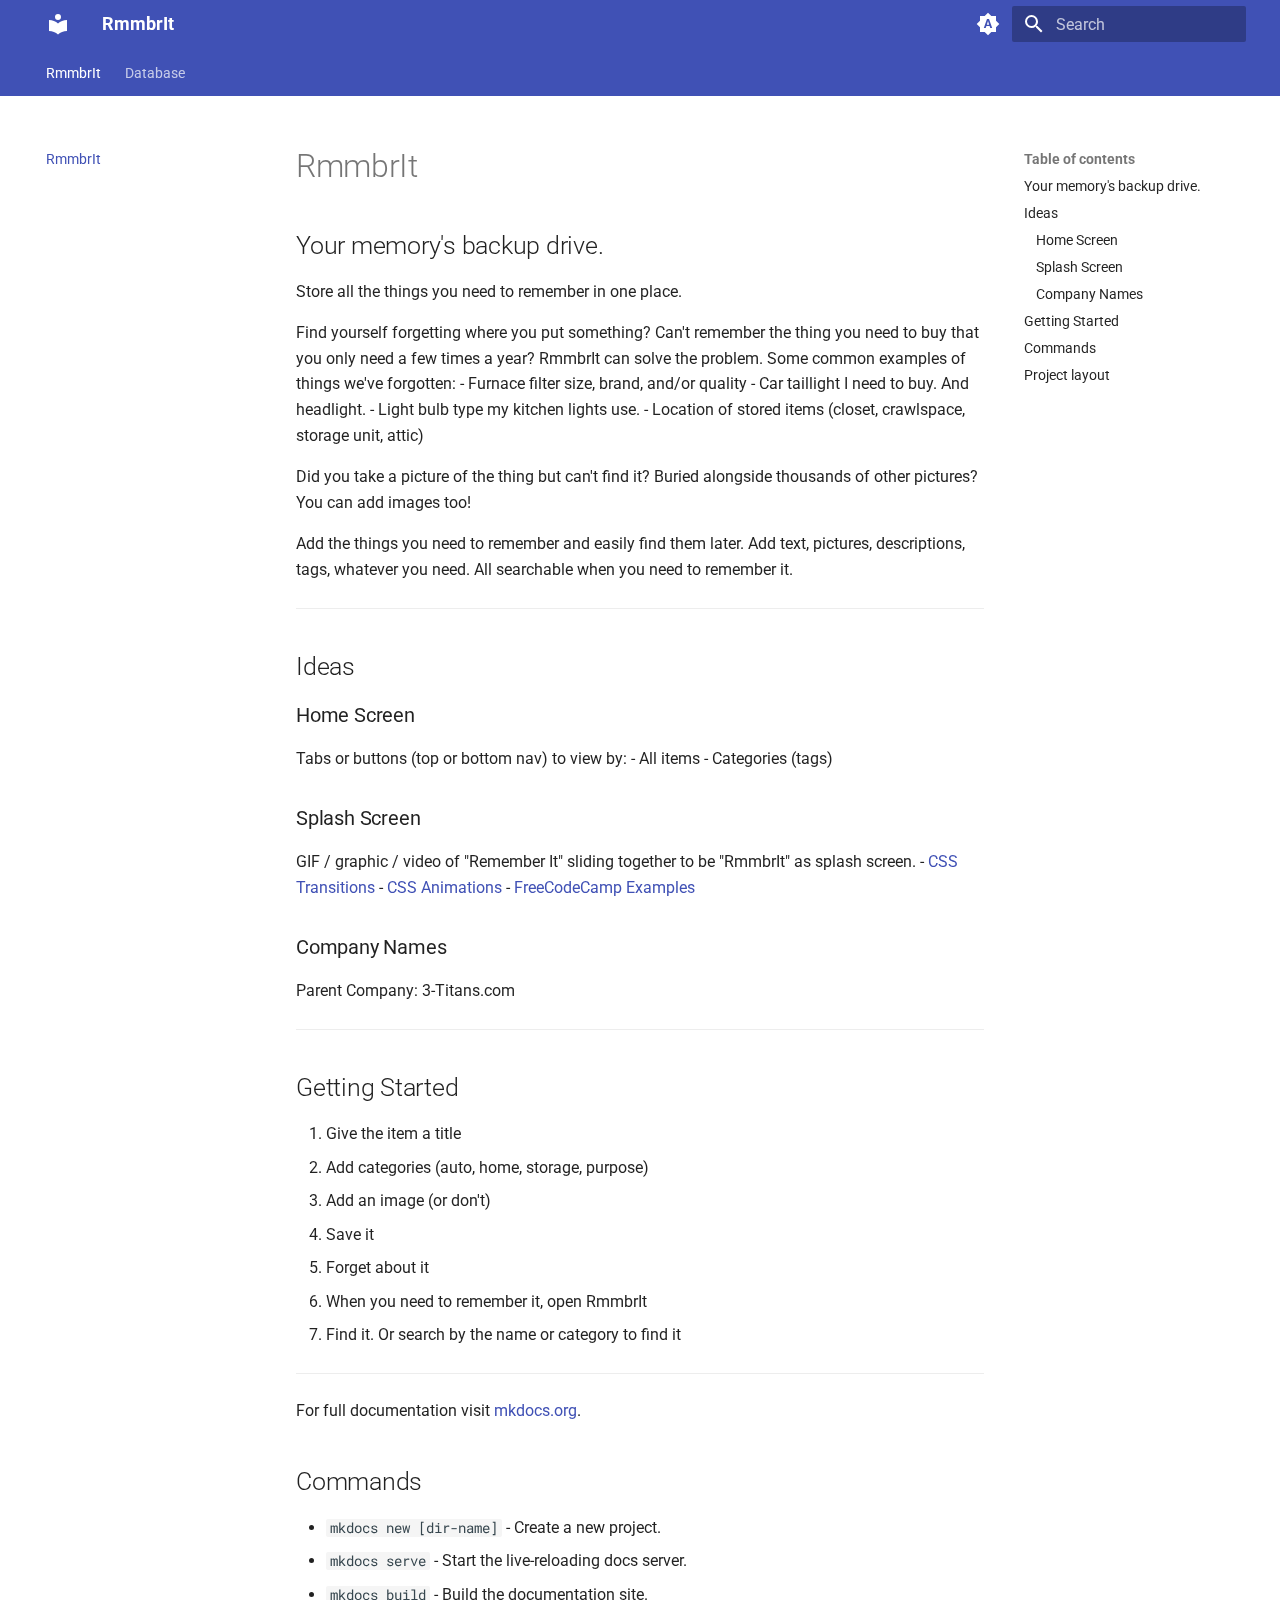
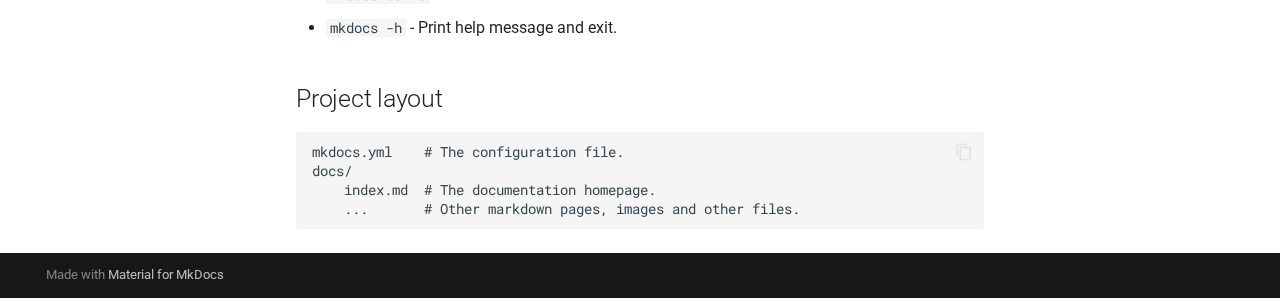
<file: index.html>
<!doctype html>
<html lang="en" class="no-js">
  <head>
    
      <meta charset="utf-8">
      <meta name="viewport" content="width=device-width,initial-scale=1">
      
      
      
      
      
        <link rel="next" href="Database/database-design/">
      
      
      <link rel="icon" href="assets/images/favicon.png">
      <meta name="generator" content="mkdocs-1.6.1, mkdocs-material-9.6.16">
    
    
      
        <title>RmmbrIt</title>
      
    
    
      <link rel="stylesheet" href="assets/stylesheets/main.7e37652d.min.css">
      
        
        <link rel="stylesheet" href="assets/stylesheets/palette.06af60db.min.css">
      
      


    
    
      
    
    
      
        
        
        <link rel="preconnect" href="https://fonts.gstatic.com" crossorigin>
        <link rel="stylesheet" href="https://fonts.googleapis.com/css?family=Roboto:300,300i,400,400i,700,700i%7CRoboto+Mono:400,400i,700,700i&display=fallback">
        <style>:root{--md-text-font:"Roboto";--md-code-font:"Roboto Mono"}</style>
      
    
    
    <script>__md_scope=new URL(".",location),__md_hash=e=>[...e].reduce(((e,_)=>(e<<5)-e+_.charCodeAt(0)),0),__md_get=(e,_=localStorage,t=__md_scope)=>JSON.parse(_.getItem(t.pathname+"."+e)),__md_set=(e,_,t=localStorage,a=__md_scope)=>{try{t.setItem(a.pathname+"."+e,JSON.stringify(_))}catch(e){}}</script>
    
      

    
    
    
  </head>
  
  
    
    
      
    
    
    
    
    <body dir="ltr" data-md-color-scheme="default" data-md-color-primary="indigo" data-md-color-accent="indigo">
  
    
    <input class="md-toggle" data-md-toggle="drawer" type="checkbox" id="__drawer" autocomplete="off">
    <input class="md-toggle" data-md-toggle="search" type="checkbox" id="__search" autocomplete="off">
    <label class="md-overlay" for="__drawer"></label>
    <div data-md-component="skip">
      
        
        <a href="#rmmbrit" class="md-skip">
          Skip to content
        </a>
      
    </div>
    <div data-md-component="announce">
      
    </div>
    
    
      

<header class="md-header" data-md-component="header">
  <nav class="md-header__inner md-grid" aria-label="Header">
    <a href="." title="RmmbrIt" class="md-header__button md-logo" aria-label="RmmbrIt" data-md-component="logo">
      
  
  <svg xmlns="http://www.w3.org/2000/svg" viewBox="0 0 24 24"><path d="M12 8a3 3 0 0 0 3-3 3 3 0 0 0-3-3 3 3 0 0 0-3 3 3 3 0 0 0 3 3m0 3.54C9.64 9.35 6.5 8 3 8v11c3.5 0 6.64 1.35 9 3.54 2.36-2.19 5.5-3.54 9-3.54V8c-3.5 0-6.64 1.35-9 3.54"/></svg>

    </a>
    <label class="md-header__button md-icon" for="__drawer">
      
      <svg xmlns="http://www.w3.org/2000/svg" viewBox="0 0 24 24"><path d="M3 6h18v2H3zm0 5h18v2H3zm0 5h18v2H3z"/></svg>
    </label>
    <div class="md-header__title" data-md-component="header-title">
      <div class="md-header__ellipsis">
        <div class="md-header__topic">
          <span class="md-ellipsis">
            RmmbrIt
          </span>
        </div>
        <div class="md-header__topic" data-md-component="header-topic">
          <span class="md-ellipsis">
            
              RmmbrIt
            
          </span>
        </div>
      </div>
    </div>
    
      
        <form class="md-header__option" data-md-component="palette">
  
    
    
    
    <input class="md-option" data-md-color-media="(prefers-color-scheme)" data-md-color-scheme="default" data-md-color-primary="indigo" data-md-color-accent="indigo"  aria-label="Switch to light mode"  type="radio" name="__palette" id="__palette_0">
    
      <label class="md-header__button md-icon" title="Switch to light mode" for="__palette_1" hidden>
        <svg xmlns="http://www.w3.org/2000/svg" viewBox="0 0 24 24"><path d="m14.3 16-.7-2h-3.2l-.7 2H7.8L11 7h2l3.2 9zM20 8.69V4h-4.69L12 .69 8.69 4H4v4.69L.69 12 4 15.31V20h4.69L12 23.31 15.31 20H20v-4.69L23.31 12zm-9.15 3.96h2.3L12 9z"/></svg>
      </label>
    
  
    
    
    
    <input class="md-option" data-md-color-media="(prefers-color-scheme: light)" data-md-color-scheme="default" data-md-color-primary="indigo" data-md-color-accent="indigo"  aria-label="Switch to dark mode"  type="radio" name="__palette" id="__palette_1">
    
      <label class="md-header__button md-icon" title="Switch to dark mode" for="__palette_2" hidden>
        <svg xmlns="http://www.w3.org/2000/svg" viewBox="0 0 24 24"><path d="M12 8a4 4 0 0 0-4 4 4 4 0 0 0 4 4 4 4 0 0 0 4-4 4 4 0 0 0-4-4m0 10a6 6 0 0 1-6-6 6 6 0 0 1 6-6 6 6 0 0 1 6 6 6 6 0 0 1-6 6m8-9.31V4h-4.69L12 .69 8.69 4H4v4.69L.69 12 4 15.31V20h4.69L12 23.31 15.31 20H20v-4.69L23.31 12z"/></svg>
      </label>
    
  
    
    
    
    <input class="md-option" data-md-color-media="(prefers-color-scheme: dark)" data-md-color-scheme="slate" data-md-color-primary="indigo" data-md-color-accent="indigo"  aria-label="Switch to system preference"  type="radio" name="__palette" id="__palette_2">
    
      <label class="md-header__button md-icon" title="Switch to system preference" for="__palette_0" hidden>
        <svg xmlns="http://www.w3.org/2000/svg" viewBox="0 0 24 24"><path d="M12 18c-.89 0-1.74-.2-2.5-.55C11.56 16.5 13 14.42 13 12s-1.44-4.5-3.5-5.45C10.26 6.2 11.11 6 12 6a6 6 0 0 1 6 6 6 6 0 0 1-6 6m8-9.31V4h-4.69L12 .69 8.69 4H4v4.69L.69 12 4 15.31V20h4.69L12 23.31 15.31 20H20v-4.69L23.31 12z"/></svg>
      </label>
    
  
</form>
      
    
    
      <script>var palette=__md_get("__palette");if(palette&&palette.color){if("(prefers-color-scheme)"===palette.color.media){var media=matchMedia("(prefers-color-scheme: light)"),input=document.querySelector(media.matches?"[data-md-color-media='(prefers-color-scheme: light)']":"[data-md-color-media='(prefers-color-scheme: dark)']");palette.color.media=input.getAttribute("data-md-color-media"),palette.color.scheme=input.getAttribute("data-md-color-scheme"),palette.color.primary=input.getAttribute("data-md-color-primary"),palette.color.accent=input.getAttribute("data-md-color-accent")}for(var[key,value]of Object.entries(palette.color))document.body.setAttribute("data-md-color-"+key,value)}</script>
    
    
    
      
      
        <label class="md-header__button md-icon" for="__search">
          
          <svg xmlns="http://www.w3.org/2000/svg" viewBox="0 0 24 24"><path d="M9.5 3A6.5 6.5 0 0 1 16 9.5c0 1.61-.59 3.09-1.56 4.23l.27.27h.79l5 5-1.5 1.5-5-5v-.79l-.27-.27A6.52 6.52 0 0 1 9.5 16 6.5 6.5 0 0 1 3 9.5 6.5 6.5 0 0 1 9.5 3m0 2C7 5 5 7 5 9.5S7 14 9.5 14 14 12 14 9.5 12 5 9.5 5"/></svg>
        </label>
        <div class="md-search" data-md-component="search" role="dialog">
  <label class="md-search__overlay" for="__search"></label>
  <div class="md-search__inner" role="search">
    <form class="md-search__form" name="search">
      <input type="text" class="md-search__input" name="query" aria-label="Search" placeholder="Search" autocapitalize="off" autocorrect="off" autocomplete="off" spellcheck="false" data-md-component="search-query" required>
      <label class="md-search__icon md-icon" for="__search">
        
        <svg xmlns="http://www.w3.org/2000/svg" viewBox="0 0 24 24"><path d="M9.5 3A6.5 6.5 0 0 1 16 9.5c0 1.61-.59 3.09-1.56 4.23l.27.27h.79l5 5-1.5 1.5-5-5v-.79l-.27-.27A6.52 6.52 0 0 1 9.5 16 6.5 6.5 0 0 1 3 9.5 6.5 6.5 0 0 1 9.5 3m0 2C7 5 5 7 5 9.5S7 14 9.5 14 14 12 14 9.5 12 5 9.5 5"/></svg>
        
        <svg xmlns="http://www.w3.org/2000/svg" viewBox="0 0 24 24"><path d="M20 11v2H8l5.5 5.5-1.42 1.42L4.16 12l7.92-7.92L13.5 5.5 8 11z"/></svg>
      </label>
      <nav class="md-search__options" aria-label="Search">
        
        <button type="reset" class="md-search__icon md-icon" title="Clear" aria-label="Clear" tabindex="-1">
          
          <svg xmlns="http://www.w3.org/2000/svg" viewBox="0 0 24 24"><path d="M19 6.41 17.59 5 12 10.59 6.41 5 5 6.41 10.59 12 5 17.59 6.41 19 12 13.41 17.59 19 19 17.59 13.41 12z"/></svg>
        </button>
      </nav>
      
    </form>
    <div class="md-search__output">
      <div class="md-search__scrollwrap" tabindex="0" data-md-scrollfix>
        <div class="md-search-result" data-md-component="search-result">
          <div class="md-search-result__meta">
            Initializing search
          </div>
          <ol class="md-search-result__list" role="presentation"></ol>
        </div>
      </div>
    </div>
  </div>
</div>
      
    
    
  </nav>
  
</header>
    
    <div class="md-container" data-md-component="container">
      
      
        
          
            
<nav class="md-tabs" aria-label="Tabs" data-md-component="tabs">
  <div class="md-grid">
    <ul class="md-tabs__list">
      
        
  
  
  
    
  
  
    <li class="md-tabs__item md-tabs__item--active">
      <a href="." class="md-tabs__link">
        
  
  
    
  
  RmmbrIt

      </a>
    </li>
  

      
        
  
  
  
  
    
    
      <li class="md-tabs__item">
        <a href="Database/database-design/" class="md-tabs__link">
          
  
  
  Database

        </a>
      </li>
    
  

      
    </ul>
  </div>
</nav>
          
        
      
      <main class="md-main" data-md-component="main">
        <div class="md-main__inner md-grid">
          
            
              
              <div class="md-sidebar md-sidebar--primary" data-md-component="sidebar" data-md-type="navigation" >
                <div class="md-sidebar__scrollwrap">
                  <div class="md-sidebar__inner">
                    


  


<nav class="md-nav md-nav--primary md-nav--lifted" aria-label="Navigation" data-md-level="0">
  <label class="md-nav__title" for="__drawer">
    <a href="." title="RmmbrIt" class="md-nav__button md-logo" aria-label="RmmbrIt" data-md-component="logo">
      
  
  <svg xmlns="http://www.w3.org/2000/svg" viewBox="0 0 24 24"><path d="M12 8a3 3 0 0 0 3-3 3 3 0 0 0-3-3 3 3 0 0 0-3 3 3 3 0 0 0 3 3m0 3.54C9.64 9.35 6.5 8 3 8v11c3.5 0 6.64 1.35 9 3.54 2.36-2.19 5.5-3.54 9-3.54V8c-3.5 0-6.64 1.35-9 3.54"/></svg>

    </a>
    RmmbrIt
  </label>
  
  <ul class="md-nav__list" data-md-scrollfix>
    
      
      
  
  
    
  
  
  
    <li class="md-nav__item md-nav__item--active">
      
      <input class="md-nav__toggle md-toggle" type="checkbox" id="__toc">
      
      
        
      
      
        <label class="md-nav__link md-nav__link--active" for="__toc">
          
  
  
  <span class="md-ellipsis">
    RmmbrIt
    
  </span>
  

          <span class="md-nav__icon md-icon"></span>
        </label>
      
      <a href="." class="md-nav__link md-nav__link--active">
        
  
  
  <span class="md-ellipsis">
    RmmbrIt
    
  </span>
  

      </a>
      
        

<nav class="md-nav md-nav--secondary" aria-label="Table of contents">
  
  
  
    
  
  
    <label class="md-nav__title" for="__toc">
      <span class="md-nav__icon md-icon"></span>
      Table of contents
    </label>
    <ul class="md-nav__list" data-md-component="toc" data-md-scrollfix>
      
        <li class="md-nav__item">
  <a href="#your-memorys-backup-drive" class="md-nav__link">
    <span class="md-ellipsis">
      Your memory's backup drive.
    </span>
  </a>
  
</li>
      
        <li class="md-nav__item">
  <a href="#ideas" class="md-nav__link">
    <span class="md-ellipsis">
      Ideas
    </span>
  </a>
  
    <nav class="md-nav" aria-label="Ideas">
      <ul class="md-nav__list">
        
          <li class="md-nav__item">
  <a href="#home-screen" class="md-nav__link">
    <span class="md-ellipsis">
      Home Screen
    </span>
  </a>
  
</li>
        
          <li class="md-nav__item">
  <a href="#splash-screen" class="md-nav__link">
    <span class="md-ellipsis">
      Splash Screen
    </span>
  </a>
  
</li>
        
          <li class="md-nav__item">
  <a href="#company-names" class="md-nav__link">
    <span class="md-ellipsis">
      Company Names
    </span>
  </a>
  
</li>
        
      </ul>
    </nav>
  
</li>
      
        <li class="md-nav__item">
  <a href="#getting-started" class="md-nav__link">
    <span class="md-ellipsis">
      Getting Started
    </span>
  </a>
  
</li>
      
        <li class="md-nav__item">
  <a href="#commands" class="md-nav__link">
    <span class="md-ellipsis">
      Commands
    </span>
  </a>
  
</li>
      
        <li class="md-nav__item">
  <a href="#project-layout" class="md-nav__link">
    <span class="md-ellipsis">
      Project layout
    </span>
  </a>
  
</li>
      
    </ul>
  
</nav>
      
    </li>
  

    
      
      
  
  
  
  
    
    
    
    
      
      
    
    
    <li class="md-nav__item md-nav__item--nested">
      
        
        
        <input class="md-nav__toggle md-toggle " type="checkbox" id="__nav_2" >
        
          
          <label class="md-nav__link" for="__nav_2" id="__nav_2_label" tabindex="0">
            
  
  
  <span class="md-ellipsis">
    Database
    
  </span>
  

            <span class="md-nav__icon md-icon"></span>
          </label>
        
        <nav class="md-nav" data-md-level="1" aria-labelledby="__nav_2_label" aria-expanded="false">
          <label class="md-nav__title" for="__nav_2">
            <span class="md-nav__icon md-icon"></span>
            Database
          </label>
          <ul class="md-nav__list" data-md-scrollfix>
            
              
                
  
  
  
  
    <li class="md-nav__item">
      <a href="Database/database-design/" class="md-nav__link">
        
  
  
  <span class="md-ellipsis">
    Database Design
    
  </span>
  

      </a>
    </li>
  

              
            
              
                
  
  
  
  
    <li class="md-nav__item">
      <a href="Database/mysql-db-design/" class="md-nav__link">
        
  
  
  <span class="md-ellipsis">
    MySQL Database Design
    
  </span>
  

      </a>
    </li>
  

              
            
              
                
  
  
  
  
    <li class="md-nav__item">
      <a href="Database/nosql-db-design/" class="md-nav__link">
        
  
  
  <span class="md-ellipsis">
    NoSQL Database Design
    
  </span>
  

      </a>
    </li>
  

              
            
              
                
  
  
  
  
    <li class="md-nav__item">
      <a href="Database/queries/" class="md-nav__link">
        
  
  
  <span class="md-ellipsis">
    Queries
    
  </span>
  

      </a>
    </li>
  

              
            
          </ul>
        </nav>
      
    </li>
  

    
  </ul>
</nav>
                  </div>
                </div>
              </div>
            
            
              
              <div class="md-sidebar md-sidebar--secondary" data-md-component="sidebar" data-md-type="toc" >
                <div class="md-sidebar__scrollwrap">
                  <div class="md-sidebar__inner">
                    

<nav class="md-nav md-nav--secondary" aria-label="Table of contents">
  
  
  
    
  
  
    <label class="md-nav__title" for="__toc">
      <span class="md-nav__icon md-icon"></span>
      Table of contents
    </label>
    <ul class="md-nav__list" data-md-component="toc" data-md-scrollfix>
      
        <li class="md-nav__item">
  <a href="#your-memorys-backup-drive" class="md-nav__link">
    <span class="md-ellipsis">
      Your memory's backup drive.
    </span>
  </a>
  
</li>
      
        <li class="md-nav__item">
  <a href="#ideas" class="md-nav__link">
    <span class="md-ellipsis">
      Ideas
    </span>
  </a>
  
    <nav class="md-nav" aria-label="Ideas">
      <ul class="md-nav__list">
        
          <li class="md-nav__item">
  <a href="#home-screen" class="md-nav__link">
    <span class="md-ellipsis">
      Home Screen
    </span>
  </a>
  
</li>
        
          <li class="md-nav__item">
  <a href="#splash-screen" class="md-nav__link">
    <span class="md-ellipsis">
      Splash Screen
    </span>
  </a>
  
</li>
        
          <li class="md-nav__item">
  <a href="#company-names" class="md-nav__link">
    <span class="md-ellipsis">
      Company Names
    </span>
  </a>
  
</li>
        
      </ul>
    </nav>
  
</li>
      
        <li class="md-nav__item">
  <a href="#getting-started" class="md-nav__link">
    <span class="md-ellipsis">
      Getting Started
    </span>
  </a>
  
</li>
      
        <li class="md-nav__item">
  <a href="#commands" class="md-nav__link">
    <span class="md-ellipsis">
      Commands
    </span>
  </a>
  
</li>
      
        <li class="md-nav__item">
  <a href="#project-layout" class="md-nav__link">
    <span class="md-ellipsis">
      Project layout
    </span>
  </a>
  
</li>
      
    </ul>
  
</nav>
                  </div>
                </div>
              </div>
            
          
          
            <div class="md-content" data-md-component="content">
              <article class="md-content__inner md-typeset">
                
                  



<h1 id="rmmbrit">RmmbrIt</h1>
<h2 id="your-memorys-backup-drive">Your memory's backup drive.</h2>
<p>Store all the things you need to remember in one place.</p>
<p>Find yourself forgetting where you put something? Can't remember the thing you need to buy that you only need a few times a year? RmmbrIt can solve the problem.
Some common examples of things we've forgotten:
- Furnace filter size, brand, and/or quality
- Car taillight I need to buy. And headlight.
- Light bulb type my kitchen lights use.
- Location of stored items (closet, crawlspace, storage unit, attic)</p>
<p>Did you take a picture of the thing but can't find it? Buried alongside thousands of other pictures? You can add images too!</p>
<p>Add the things you need to remember and easily find them later. Add text, pictures, descriptions, tags, whatever you need. All searchable when you need to remember it.</p>
<hr />
<h2 id="ideas">Ideas</h2>
<h3 id="home-screen">Home Screen</h3>
<p>Tabs or buttons (top or bottom nav) to view by:
- All items
- Categories (tags)</p>
<h3 id="splash-screen">Splash Screen</h3>
<p>GIF / graphic / video of "Remember It" sliding together to be "RmmbrIt" as splash screen.
- <a href="https://css-tricks.com/using-multi-step-animations-transitions/">CSS Transitions</a>
- <a href="https://frontendresource.com/css-text-animations/">CSS Animations</a>
- <a href="https://www.freecodecamp.org/news/how-to-create-custom-css-animations/">FreeCodeCamp Examples</a></p>
<h3 id="company-names">Company Names</h3>
<p>Parent Company: 3-Titans.com</p>
<hr />
<h2 id="getting-started">Getting Started</h2>
<ol>
<li>Give the item a title</li>
<li>Add categories (auto, home, storage, purpose)</li>
<li>Add an image (or don't)</li>
<li>Save it</li>
<li>Forget about it</li>
<li>When you need to remember it, open RmmbrIt</li>
<li>Find it. Or search by the name or category to find it</li>
</ol>
<hr />
<p>For full documentation visit <a href="https://www.mkdocs.org">mkdocs.org</a>.</p>
<h2 id="commands">Commands</h2>
<ul>
<li><code>mkdocs new [dir-name]</code> - Create a new project.</li>
<li><code>mkdocs serve</code> - Start the live-reloading docs server.</li>
<li><code>mkdocs build</code> - Build the documentation site.</li>
<li><code>mkdocs -h</code> - Print help message and exit.</li>
</ul>
<h2 id="project-layout">Project layout</h2>
<div class="language-text highlight"><pre><span></span><code>mkdocs.yml    # The configuration file.
docs/
    index.md  # The documentation homepage.
    ...       # Other markdown pages, images and other files.
</code></pre></div>












                
              </article>
            </div>
          
          
<script>var target=document.getElementById(location.hash.slice(1));target&&target.name&&(target.checked=target.name.startsWith("__tabbed_"))</script>
        </div>
        
      </main>
      
        <footer class="md-footer">
  
  <div class="md-footer-meta md-typeset">
    <div class="md-footer-meta__inner md-grid">
      <div class="md-copyright">
  
  
    Made with
    <a href="https://squidfunk.github.io/mkdocs-material/" target="_blank" rel="noopener">
      Material for MkDocs
    </a>
  
</div>
      
    </div>
  </div>
</footer>
      
    </div>
    <div class="md-dialog" data-md-component="dialog">
      <div class="md-dialog__inner md-typeset"></div>
    </div>
    
    
    
      
      <script id="__config" type="application/json">{"base": ".", "features": ["navigation.tabs", "content.code.copy", "content.code.select"], "search": "assets/javascripts/workers/search.d50fe291.min.js", "tags": null, "translations": {"clipboard.copied": "Copied to clipboard", "clipboard.copy": "Copy to clipboard", "search.result.more.one": "1 more on this page", "search.result.more.other": "# more on this page", "search.result.none": "No matching documents", "search.result.one": "1 matching document", "search.result.other": "# matching documents", "search.result.placeholder": "Type to start searching", "search.result.term.missing": "Missing", "select.version": "Select version"}, "version": null}</script>
    
    
      <script src="assets/javascripts/bundle.50899def.min.js"></script>
      
    
  </body>
</html>
</file>
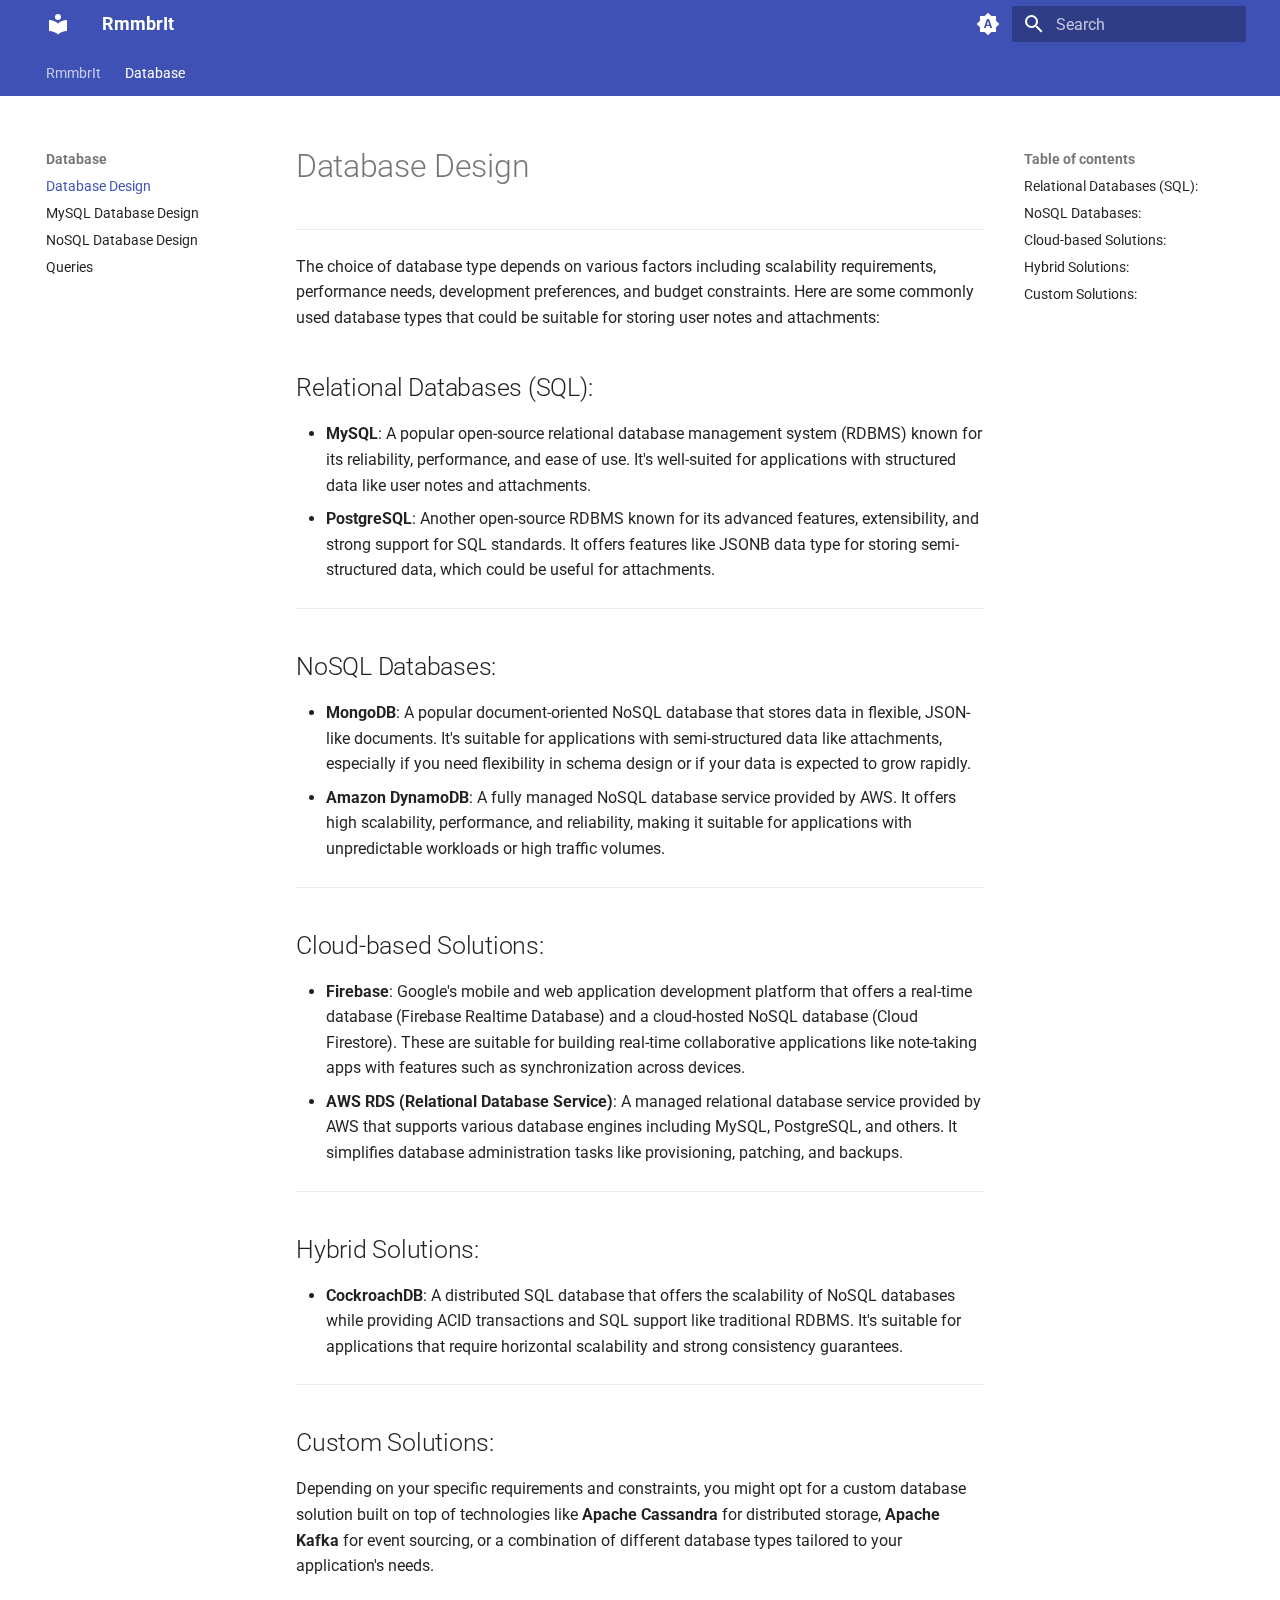
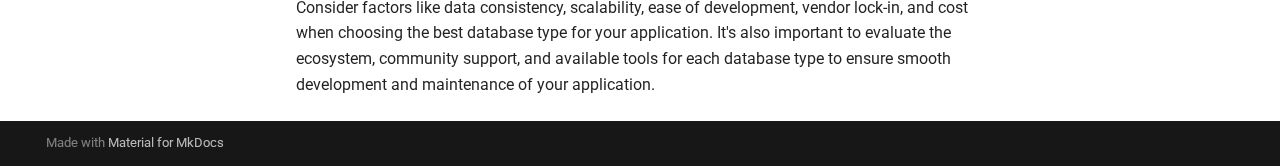
<file: Database/database-design/index.html>
<!doctype html>
<html lang="en" class="no-js">
  <head>
    
      <meta charset="utf-8">
      <meta name="viewport" content="width=device-width,initial-scale=1">
      
      
      
      
        <link rel="prev" href="../..">
      
      
        <link rel="next" href="../mysql-db-design/">
      
      
      <link rel="icon" href="../../assets/images/favicon.png">
      <meta name="generator" content="mkdocs-1.6.1, mkdocs-material-9.6.16">
    
    
      
        <title>Database Design - RmmbrIt</title>
      
    
    
      <link rel="stylesheet" href="../../assets/stylesheets/main.7e37652d.min.css">
      
        
        <link rel="stylesheet" href="../../assets/stylesheets/palette.06af60db.min.css">
      
      


    
    
      
    
    
      
        
        
        <link rel="preconnect" href="https://fonts.gstatic.com" crossorigin>
        <link rel="stylesheet" href="https://fonts.googleapis.com/css?family=Roboto:300,300i,400,400i,700,700i%7CRoboto+Mono:400,400i,700,700i&display=fallback">
        <style>:root{--md-text-font:"Roboto";--md-code-font:"Roboto Mono"}</style>
      
    
    
    <script>__md_scope=new URL("../..",location),__md_hash=e=>[...e].reduce(((e,_)=>(e<<5)-e+_.charCodeAt(0)),0),__md_get=(e,_=localStorage,t=__md_scope)=>JSON.parse(_.getItem(t.pathname+"."+e)),__md_set=(e,_,t=localStorage,a=__md_scope)=>{try{t.setItem(a.pathname+"."+e,JSON.stringify(_))}catch(e){}}</script>
    
      

    
    
    
  </head>
  
  
    
    
      
    
    
    
    
    <body dir="ltr" data-md-color-scheme="default" data-md-color-primary="indigo" data-md-color-accent="indigo">
  
    
    <input class="md-toggle" data-md-toggle="drawer" type="checkbox" id="__drawer" autocomplete="off">
    <input class="md-toggle" data-md-toggle="search" type="checkbox" id="__search" autocomplete="off">
    <label class="md-overlay" for="__drawer"></label>
    <div data-md-component="skip">
      
        
        <a href="#database-design" class="md-skip">
          Skip to content
        </a>
      
    </div>
    <div data-md-component="announce">
      
    </div>
    
    
      

<header class="md-header" data-md-component="header">
  <nav class="md-header__inner md-grid" aria-label="Header">
    <a href="../.." title="RmmbrIt" class="md-header__button md-logo" aria-label="RmmbrIt" data-md-component="logo">
      
  
  <svg xmlns="http://www.w3.org/2000/svg" viewBox="0 0 24 24"><path d="M12 8a3 3 0 0 0 3-3 3 3 0 0 0-3-3 3 3 0 0 0-3 3 3 3 0 0 0 3 3m0 3.54C9.64 9.35 6.5 8 3 8v11c3.5 0 6.64 1.35 9 3.54 2.36-2.19 5.5-3.54 9-3.54V8c-3.5 0-6.64 1.35-9 3.54"/></svg>

    </a>
    <label class="md-header__button md-icon" for="__drawer">
      
      <svg xmlns="http://www.w3.org/2000/svg" viewBox="0 0 24 24"><path d="M3 6h18v2H3zm0 5h18v2H3zm0 5h18v2H3z"/></svg>
    </label>
    <div class="md-header__title" data-md-component="header-title">
      <div class="md-header__ellipsis">
        <div class="md-header__topic">
          <span class="md-ellipsis">
            RmmbrIt
          </span>
        </div>
        <div class="md-header__topic" data-md-component="header-topic">
          <span class="md-ellipsis">
            
              Database Design
            
          </span>
        </div>
      </div>
    </div>
    
      
        <form class="md-header__option" data-md-component="palette">
  
    
    
    
    <input class="md-option" data-md-color-media="(prefers-color-scheme)" data-md-color-scheme="default" data-md-color-primary="indigo" data-md-color-accent="indigo"  aria-label="Switch to light mode"  type="radio" name="__palette" id="__palette_0">
    
      <label class="md-header__button md-icon" title="Switch to light mode" for="__palette_1" hidden>
        <svg xmlns="http://www.w3.org/2000/svg" viewBox="0 0 24 24"><path d="m14.3 16-.7-2h-3.2l-.7 2H7.8L11 7h2l3.2 9zM20 8.69V4h-4.69L12 .69 8.69 4H4v4.69L.69 12 4 15.31V20h4.69L12 23.31 15.31 20H20v-4.69L23.31 12zm-9.15 3.96h2.3L12 9z"/></svg>
      </label>
    
  
    
    
    
    <input class="md-option" data-md-color-media="(prefers-color-scheme: light)" data-md-color-scheme="default" data-md-color-primary="indigo" data-md-color-accent="indigo"  aria-label="Switch to dark mode"  type="radio" name="__palette" id="__palette_1">
    
      <label class="md-header__button md-icon" title="Switch to dark mode" for="__palette_2" hidden>
        <svg xmlns="http://www.w3.org/2000/svg" viewBox="0 0 24 24"><path d="M12 8a4 4 0 0 0-4 4 4 4 0 0 0 4 4 4 4 0 0 0 4-4 4 4 0 0 0-4-4m0 10a6 6 0 0 1-6-6 6 6 0 0 1 6-6 6 6 0 0 1 6 6 6 6 0 0 1-6 6m8-9.31V4h-4.69L12 .69 8.69 4H4v4.69L.69 12 4 15.31V20h4.69L12 23.31 15.31 20H20v-4.69L23.31 12z"/></svg>
      </label>
    
  
    
    
    
    <input class="md-option" data-md-color-media="(prefers-color-scheme: dark)" data-md-color-scheme="slate" data-md-color-primary="indigo" data-md-color-accent="indigo"  aria-label="Switch to system preference"  type="radio" name="__palette" id="__palette_2">
    
      <label class="md-header__button md-icon" title="Switch to system preference" for="__palette_0" hidden>
        <svg xmlns="http://www.w3.org/2000/svg" viewBox="0 0 24 24"><path d="M12 18c-.89 0-1.74-.2-2.5-.55C11.56 16.5 13 14.42 13 12s-1.44-4.5-3.5-5.45C10.26 6.2 11.11 6 12 6a6 6 0 0 1 6 6 6 6 0 0 1-6 6m8-9.31V4h-4.69L12 .69 8.69 4H4v4.69L.69 12 4 15.31V20h4.69L12 23.31 15.31 20H20v-4.69L23.31 12z"/></svg>
      </label>
    
  
</form>
      
    
    
      <script>var palette=__md_get("__palette");if(palette&&palette.color){if("(prefers-color-scheme)"===palette.color.media){var media=matchMedia("(prefers-color-scheme: light)"),input=document.querySelector(media.matches?"[data-md-color-media='(prefers-color-scheme: light)']":"[data-md-color-media='(prefers-color-scheme: dark)']");palette.color.media=input.getAttribute("data-md-color-media"),palette.color.scheme=input.getAttribute("data-md-color-scheme"),palette.color.primary=input.getAttribute("data-md-color-primary"),palette.color.accent=input.getAttribute("data-md-color-accent")}for(var[key,value]of Object.entries(palette.color))document.body.setAttribute("data-md-color-"+key,value)}</script>
    
    
    
      
      
        <label class="md-header__button md-icon" for="__search">
          
          <svg xmlns="http://www.w3.org/2000/svg" viewBox="0 0 24 24"><path d="M9.5 3A6.5 6.5 0 0 1 16 9.5c0 1.61-.59 3.09-1.56 4.23l.27.27h.79l5 5-1.5 1.5-5-5v-.79l-.27-.27A6.52 6.52 0 0 1 9.5 16 6.5 6.5 0 0 1 3 9.5 6.5 6.5 0 0 1 9.5 3m0 2C7 5 5 7 5 9.5S7 14 9.5 14 14 12 14 9.5 12 5 9.5 5"/></svg>
        </label>
        <div class="md-search" data-md-component="search" role="dialog">
  <label class="md-search__overlay" for="__search"></label>
  <div class="md-search__inner" role="search">
    <form class="md-search__form" name="search">
      <input type="text" class="md-search__input" name="query" aria-label="Search" placeholder="Search" autocapitalize="off" autocorrect="off" autocomplete="off" spellcheck="false" data-md-component="search-query" required>
      <label class="md-search__icon md-icon" for="__search">
        
        <svg xmlns="http://www.w3.org/2000/svg" viewBox="0 0 24 24"><path d="M9.5 3A6.5 6.5 0 0 1 16 9.5c0 1.61-.59 3.09-1.56 4.23l.27.27h.79l5 5-1.5 1.5-5-5v-.79l-.27-.27A6.52 6.52 0 0 1 9.5 16 6.5 6.5 0 0 1 3 9.5 6.5 6.5 0 0 1 9.5 3m0 2C7 5 5 7 5 9.5S7 14 9.5 14 14 12 14 9.5 12 5 9.5 5"/></svg>
        
        <svg xmlns="http://www.w3.org/2000/svg" viewBox="0 0 24 24"><path d="M20 11v2H8l5.5 5.5-1.42 1.42L4.16 12l7.92-7.92L13.5 5.5 8 11z"/></svg>
      </label>
      <nav class="md-search__options" aria-label="Search">
        
        <button type="reset" class="md-search__icon md-icon" title="Clear" aria-label="Clear" tabindex="-1">
          
          <svg xmlns="http://www.w3.org/2000/svg" viewBox="0 0 24 24"><path d="M19 6.41 17.59 5 12 10.59 6.41 5 5 6.41 10.59 12 5 17.59 6.41 19 12 13.41 17.59 19 19 17.59 13.41 12z"/></svg>
        </button>
      </nav>
      
    </form>
    <div class="md-search__output">
      <div class="md-search__scrollwrap" tabindex="0" data-md-scrollfix>
        <div class="md-search-result" data-md-component="search-result">
          <div class="md-search-result__meta">
            Initializing search
          </div>
          <ol class="md-search-result__list" role="presentation"></ol>
        </div>
      </div>
    </div>
  </div>
</div>
      
    
    
  </nav>
  
</header>
    
    <div class="md-container" data-md-component="container">
      
      
        
          
            
<nav class="md-tabs" aria-label="Tabs" data-md-component="tabs">
  <div class="md-grid">
    <ul class="md-tabs__list">
      
        
  
  
  
  
    <li class="md-tabs__item">
      <a href="../.." class="md-tabs__link">
        
  
  
    
  
  RmmbrIt

      </a>
    </li>
  

      
        
  
  
  
    
  
  
    
    
      <li class="md-tabs__item md-tabs__item--active">
        <a href="./" class="md-tabs__link">
          
  
  
  Database

        </a>
      </li>
    
  

      
    </ul>
  </div>
</nav>
          
        
      
      <main class="md-main" data-md-component="main">
        <div class="md-main__inner md-grid">
          
            
              
              <div class="md-sidebar md-sidebar--primary" data-md-component="sidebar" data-md-type="navigation" >
                <div class="md-sidebar__scrollwrap">
                  <div class="md-sidebar__inner">
                    


  


<nav class="md-nav md-nav--primary md-nav--lifted" aria-label="Navigation" data-md-level="0">
  <label class="md-nav__title" for="__drawer">
    <a href="../.." title="RmmbrIt" class="md-nav__button md-logo" aria-label="RmmbrIt" data-md-component="logo">
      
  
  <svg xmlns="http://www.w3.org/2000/svg" viewBox="0 0 24 24"><path d="M12 8a3 3 0 0 0 3-3 3 3 0 0 0-3-3 3 3 0 0 0-3 3 3 3 0 0 0 3 3m0 3.54C9.64 9.35 6.5 8 3 8v11c3.5 0 6.64 1.35 9 3.54 2.36-2.19 5.5-3.54 9-3.54V8c-3.5 0-6.64 1.35-9 3.54"/></svg>

    </a>
    RmmbrIt
  </label>
  
  <ul class="md-nav__list" data-md-scrollfix>
    
      
      
  
  
  
  
    <li class="md-nav__item">
      <a href="../.." class="md-nav__link">
        
  
  
  <span class="md-ellipsis">
    RmmbrIt
    
  </span>
  

      </a>
    </li>
  

    
      
      
  
  
    
  
  
  
    
    
    
    
      
        
        
      
      
    
    
    <li class="md-nav__item md-nav__item--active md-nav__item--section md-nav__item--nested">
      
        
        
        <input class="md-nav__toggle md-toggle " type="checkbox" id="__nav_2" checked>
        
          
          <label class="md-nav__link" for="__nav_2" id="__nav_2_label" tabindex="">
            
  
  
  <span class="md-ellipsis">
    Database
    
  </span>
  

            <span class="md-nav__icon md-icon"></span>
          </label>
        
        <nav class="md-nav" data-md-level="1" aria-labelledby="__nav_2_label" aria-expanded="true">
          <label class="md-nav__title" for="__nav_2">
            <span class="md-nav__icon md-icon"></span>
            Database
          </label>
          <ul class="md-nav__list" data-md-scrollfix>
            
              
                
  
  
    
  
  
  
    <li class="md-nav__item md-nav__item--active">
      
      <input class="md-nav__toggle md-toggle" type="checkbox" id="__toc">
      
      
        
      
      
        <label class="md-nav__link md-nav__link--active" for="__toc">
          
  
  
  <span class="md-ellipsis">
    Database Design
    
  </span>
  

          <span class="md-nav__icon md-icon"></span>
        </label>
      
      <a href="./" class="md-nav__link md-nav__link--active">
        
  
  
  <span class="md-ellipsis">
    Database Design
    
  </span>
  

      </a>
      
        

<nav class="md-nav md-nav--secondary" aria-label="Table of contents">
  
  
  
    
  
  
    <label class="md-nav__title" for="__toc">
      <span class="md-nav__icon md-icon"></span>
      Table of contents
    </label>
    <ul class="md-nav__list" data-md-component="toc" data-md-scrollfix>
      
        <li class="md-nav__item">
  <a href="#relational-databases-sql" class="md-nav__link">
    <span class="md-ellipsis">
      Relational Databases (SQL):
    </span>
  </a>
  
</li>
      
        <li class="md-nav__item">
  <a href="#nosql-databases" class="md-nav__link">
    <span class="md-ellipsis">
      NoSQL Databases:
    </span>
  </a>
  
</li>
      
        <li class="md-nav__item">
  <a href="#cloud-based-solutions" class="md-nav__link">
    <span class="md-ellipsis">
      Cloud-based Solutions:
    </span>
  </a>
  
</li>
      
        <li class="md-nav__item">
  <a href="#hybrid-solutions" class="md-nav__link">
    <span class="md-ellipsis">
      Hybrid Solutions:
    </span>
  </a>
  
</li>
      
        <li class="md-nav__item">
  <a href="#custom-solutions" class="md-nav__link">
    <span class="md-ellipsis">
      Custom Solutions:
    </span>
  </a>
  
</li>
      
    </ul>
  
</nav>
      
    </li>
  

              
            
              
                
  
  
  
  
    <li class="md-nav__item">
      <a href="../mysql-db-design/" class="md-nav__link">
        
  
  
  <span class="md-ellipsis">
    MySQL Database Design
    
  </span>
  

      </a>
    </li>
  

              
            
              
                
  
  
  
  
    <li class="md-nav__item">
      <a href="../nosql-db-design/" class="md-nav__link">
        
  
  
  <span class="md-ellipsis">
    NoSQL Database Design
    
  </span>
  

      </a>
    </li>
  

              
            
              
                
  
  
  
  
    <li class="md-nav__item">
      <a href="../queries/" class="md-nav__link">
        
  
  
  <span class="md-ellipsis">
    Queries
    
  </span>
  

      </a>
    </li>
  

              
            
          </ul>
        </nav>
      
    </li>
  

    
  </ul>
</nav>
                  </div>
                </div>
              </div>
            
            
              
              <div class="md-sidebar md-sidebar--secondary" data-md-component="sidebar" data-md-type="toc" >
                <div class="md-sidebar__scrollwrap">
                  <div class="md-sidebar__inner">
                    

<nav class="md-nav md-nav--secondary" aria-label="Table of contents">
  
  
  
    
  
  
    <label class="md-nav__title" for="__toc">
      <span class="md-nav__icon md-icon"></span>
      Table of contents
    </label>
    <ul class="md-nav__list" data-md-component="toc" data-md-scrollfix>
      
        <li class="md-nav__item">
  <a href="#relational-databases-sql" class="md-nav__link">
    <span class="md-ellipsis">
      Relational Databases (SQL):
    </span>
  </a>
  
</li>
      
        <li class="md-nav__item">
  <a href="#nosql-databases" class="md-nav__link">
    <span class="md-ellipsis">
      NoSQL Databases:
    </span>
  </a>
  
</li>
      
        <li class="md-nav__item">
  <a href="#cloud-based-solutions" class="md-nav__link">
    <span class="md-ellipsis">
      Cloud-based Solutions:
    </span>
  </a>
  
</li>
      
        <li class="md-nav__item">
  <a href="#hybrid-solutions" class="md-nav__link">
    <span class="md-ellipsis">
      Hybrid Solutions:
    </span>
  </a>
  
</li>
      
        <li class="md-nav__item">
  <a href="#custom-solutions" class="md-nav__link">
    <span class="md-ellipsis">
      Custom Solutions:
    </span>
  </a>
  
</li>
      
    </ul>
  
</nav>
                  </div>
                </div>
              </div>
            
          
          
            <div class="md-content" data-md-component="content">
              <article class="md-content__inner md-typeset">
                
                  



<h1 id="database-design">Database Design</h1>
<hr />
<p>The choice of database type depends on various factors including scalability requirements, performance needs, development preferences, and budget constraints. Here are some commonly used database types that could be suitable for storing user notes and attachments:</p>
<h2 id="relational-databases-sql">Relational Databases (SQL):</h2>
<ul>
<li><strong>MySQL</strong>: A popular open-source relational database management system (RDBMS) known for its reliability, performance, and ease of use. It's well-suited for applications with structured data like user notes and attachments.</li>
<li><strong>PostgreSQL</strong>: Another open-source RDBMS known for its advanced features, extensibility, and strong support for SQL standards. It offers features like JSONB data type for storing semi-structured data, which could be useful for attachments.</li>
</ul>
<hr />
<h2 id="nosql-databases">NoSQL Databases:</h2>
<ul>
<li><strong>MongoDB</strong>: A popular document-oriented NoSQL database that stores data in flexible, JSON-like documents. It's suitable for applications with semi-structured data like attachments, especially if you need flexibility in schema design or if your data is expected to grow rapidly.</li>
<li><strong>Amazon DynamoDB</strong>: A fully managed NoSQL database service provided by AWS. It offers high scalability, performance, and reliability, making it suitable for applications with unpredictable workloads or high traffic volumes.</li>
</ul>
<hr />
<h2 id="cloud-based-solutions">Cloud-based Solutions:</h2>
<ul>
<li><strong>Firebase</strong>: Google's mobile and web application development platform that offers a real-time database (Firebase Realtime Database) and a cloud-hosted NoSQL database (Cloud Firestore). These are suitable for building real-time collaborative applications like note-taking apps with features such as synchronization across devices.</li>
<li><strong>AWS RDS (Relational Database Service)</strong>: A managed relational database service provided by AWS that supports various database engines including MySQL, PostgreSQL, and others. It simplifies database administration tasks like provisioning, patching, and backups.</li>
</ul>
<hr />
<h2 id="hybrid-solutions">Hybrid Solutions:</h2>
<ul>
<li><strong>CockroachDB</strong>: A distributed SQL database that offers the scalability of NoSQL databases while providing ACID transactions and SQL support like traditional RDBMS. It's suitable for applications that require horizontal scalability and strong consistency guarantees.</li>
</ul>
<hr />
<h2 id="custom-solutions">Custom Solutions:</h2>
<p>Depending on your specific requirements and constraints, you might opt for a custom database solution built on top of technologies like <strong>Apache Cassandra</strong> for distributed storage, <strong>Apache Kafka</strong> for event sourcing, or a combination of different database types tailored to your application's needs.</p>
<p>Consider factors like data consistency, scalability, ease of development, vendor lock-in, and cost when choosing the best database type for your application. It's also important to evaluate the ecosystem, community support, and available tools for each database type to ensure smooth development and maintenance of your application.</p>












                
              </article>
            </div>
          
          
<script>var target=document.getElementById(location.hash.slice(1));target&&target.name&&(target.checked=target.name.startsWith("__tabbed_"))</script>
        </div>
        
      </main>
      
        <footer class="md-footer">
  
  <div class="md-footer-meta md-typeset">
    <div class="md-footer-meta__inner md-grid">
      <div class="md-copyright">
  
  
    Made with
    <a href="https://squidfunk.github.io/mkdocs-material/" target="_blank" rel="noopener">
      Material for MkDocs
    </a>
  
</div>
      
    </div>
  </div>
</footer>
      
    </div>
    <div class="md-dialog" data-md-component="dialog">
      <div class="md-dialog__inner md-typeset"></div>
    </div>
    
    
    
      
      <script id="__config" type="application/json">{"base": "../..", "features": ["navigation.tabs", "content.code.copy", "content.code.select"], "search": "../../assets/javascripts/workers/search.d50fe291.min.js", "tags": null, "translations": {"clipboard.copied": "Copied to clipboard", "clipboard.copy": "Copy to clipboard", "search.result.more.one": "1 more on this page", "search.result.more.other": "# more on this page", "search.result.none": "No matching documents", "search.result.one": "1 matching document", "search.result.other": "# matching documents", "search.result.placeholder": "Type to start searching", "search.result.term.missing": "Missing", "select.version": "Select version"}, "version": null}</script>
    
    
      <script src="../../assets/javascripts/bundle.50899def.min.js"></script>
      
    
  </body>
</html>
</file>
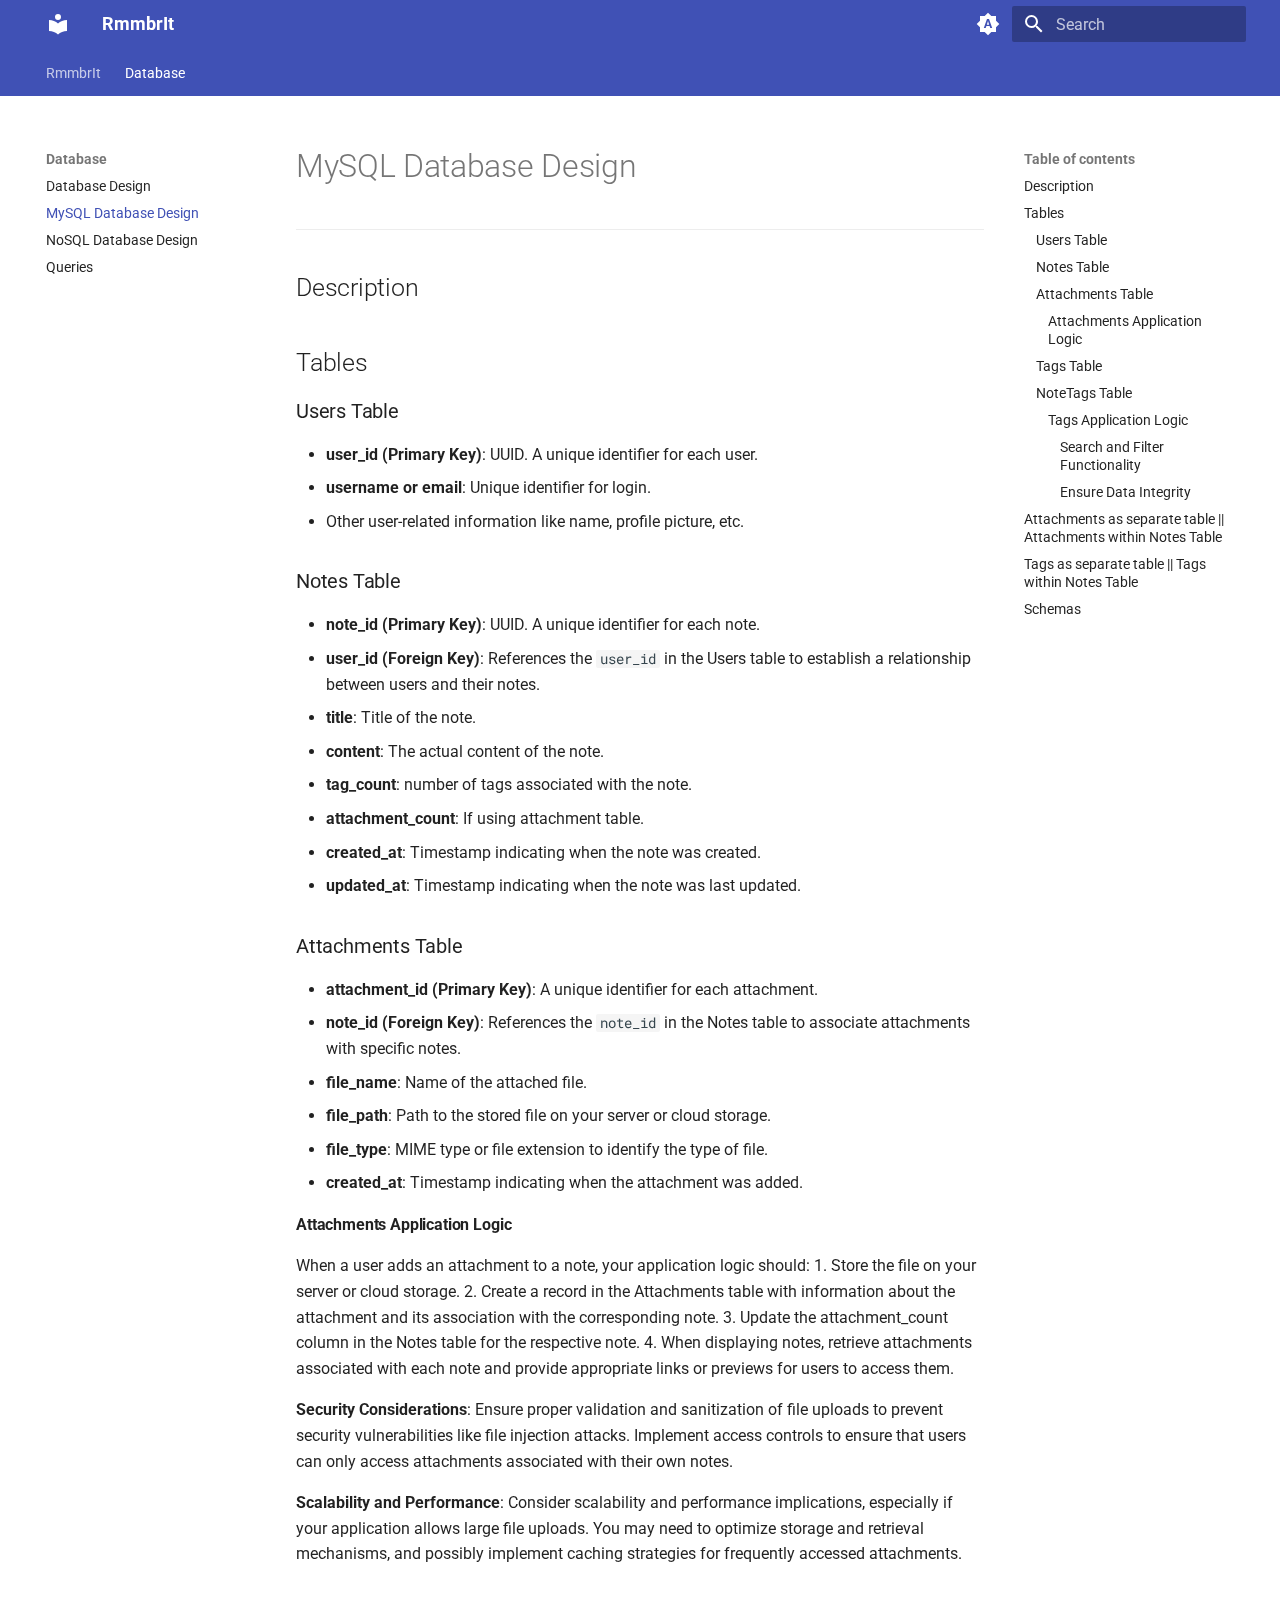
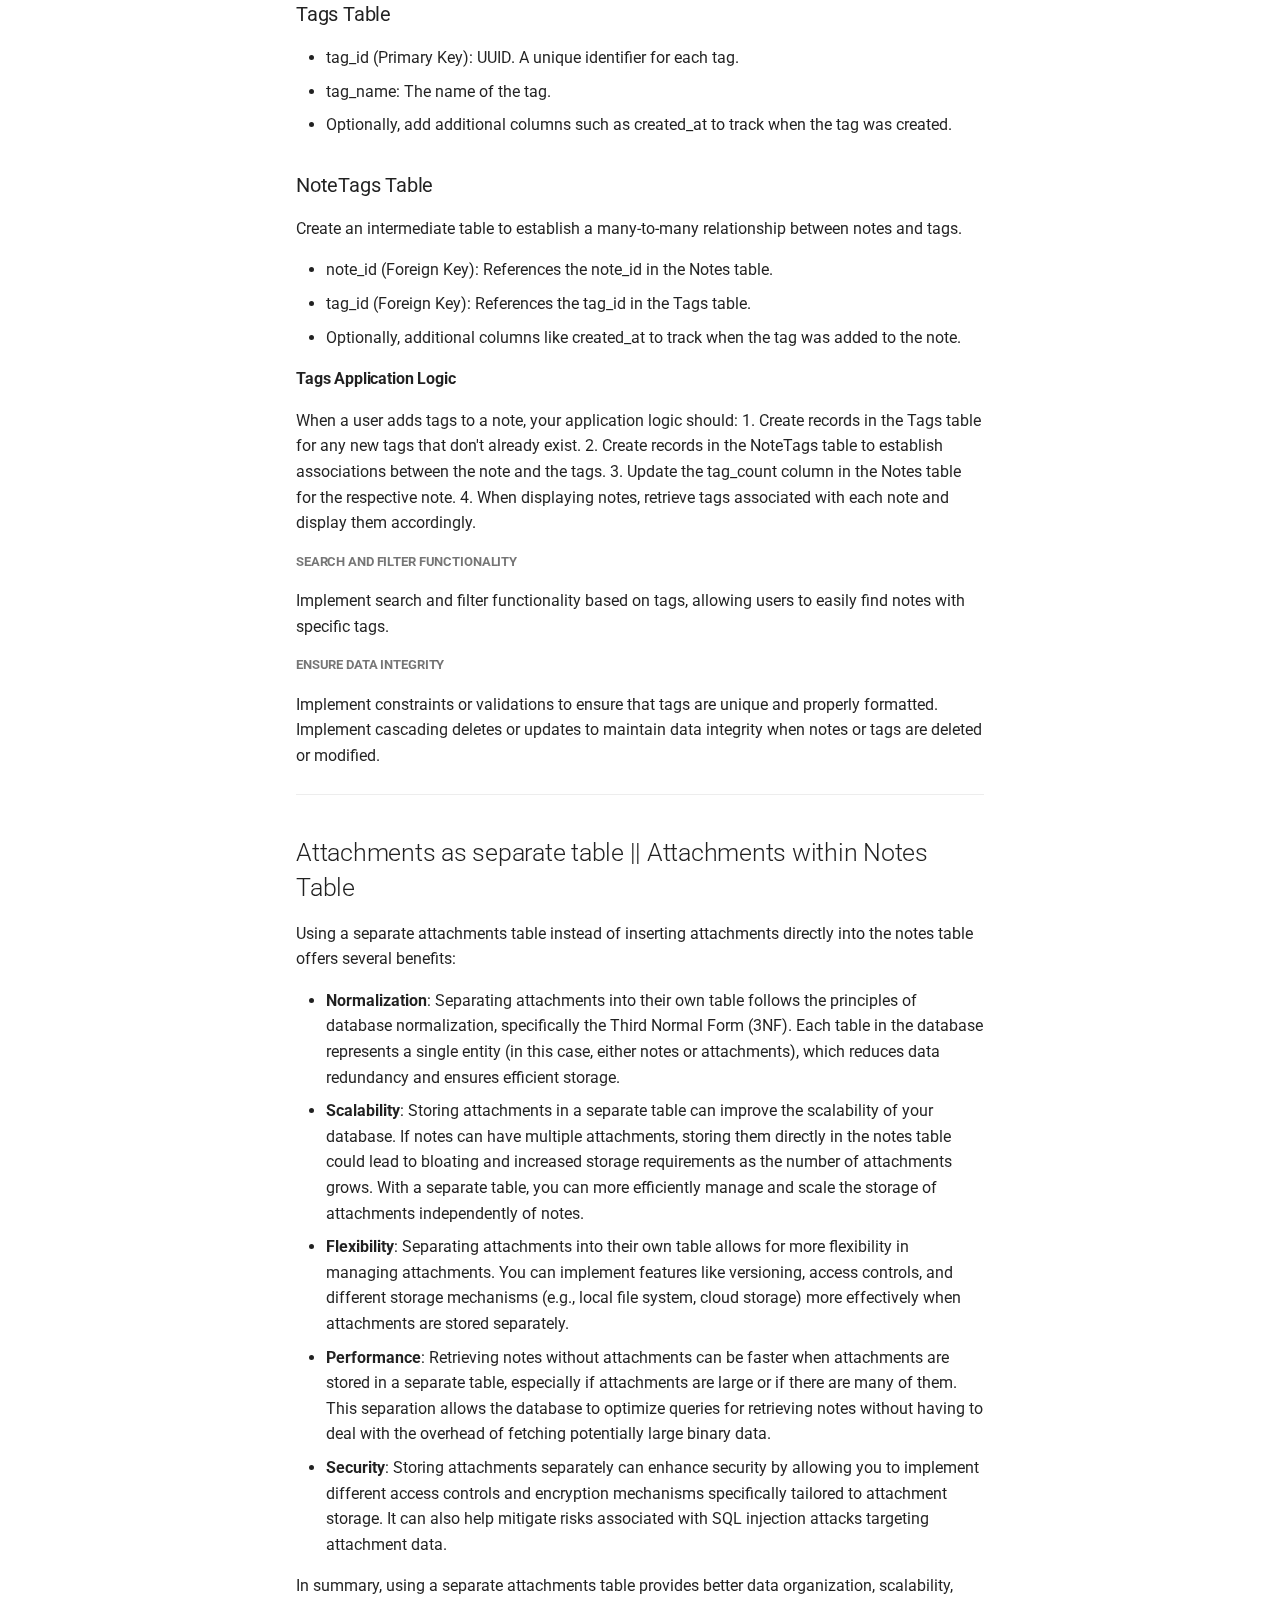
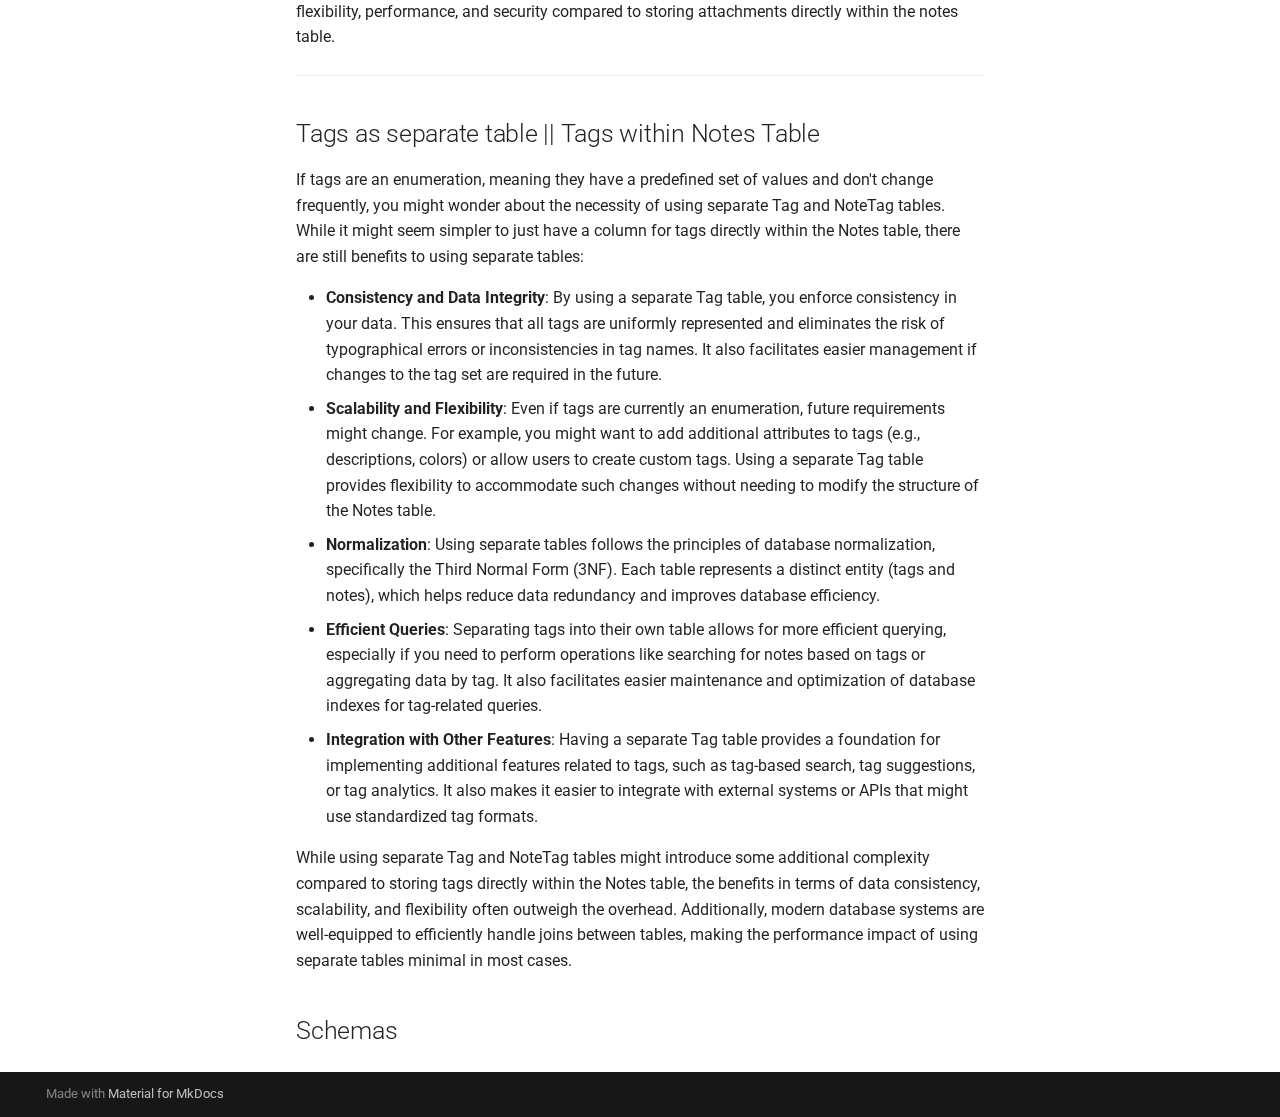
<file: Database/mysql-db-design/index.html>
<!doctype html>
<html lang="en" class="no-js">
  <head>
    
      <meta charset="utf-8">
      <meta name="viewport" content="width=device-width,initial-scale=1">
      
      
      
      
        <link rel="prev" href="../database-design/">
      
      
        <link rel="next" href="../nosql-db-design/">
      
      
      <link rel="icon" href="../../assets/images/favicon.png">
      <meta name="generator" content="mkdocs-1.6.1, mkdocs-material-9.6.16">
    
    
      
        <title>MySQL Database Design - RmmbrIt</title>
      
    
    
      <link rel="stylesheet" href="../../assets/stylesheets/main.7e37652d.min.css">
      
        
        <link rel="stylesheet" href="../../assets/stylesheets/palette.06af60db.min.css">
      
      


    
    
      
    
    
      
        
        
        <link rel="preconnect" href="https://fonts.gstatic.com" crossorigin>
        <link rel="stylesheet" href="https://fonts.googleapis.com/css?family=Roboto:300,300i,400,400i,700,700i%7CRoboto+Mono:400,400i,700,700i&display=fallback">
        <style>:root{--md-text-font:"Roboto";--md-code-font:"Roboto Mono"}</style>
      
    
    
    <script>__md_scope=new URL("../..",location),__md_hash=e=>[...e].reduce(((e,_)=>(e<<5)-e+_.charCodeAt(0)),0),__md_get=(e,_=localStorage,t=__md_scope)=>JSON.parse(_.getItem(t.pathname+"."+e)),__md_set=(e,_,t=localStorage,a=__md_scope)=>{try{t.setItem(a.pathname+"."+e,JSON.stringify(_))}catch(e){}}</script>
    
      

    
    
    
  </head>
  
  
    
    
      
    
    
    
    
    <body dir="ltr" data-md-color-scheme="default" data-md-color-primary="indigo" data-md-color-accent="indigo">
  
    
    <input class="md-toggle" data-md-toggle="drawer" type="checkbox" id="__drawer" autocomplete="off">
    <input class="md-toggle" data-md-toggle="search" type="checkbox" id="__search" autocomplete="off">
    <label class="md-overlay" for="__drawer"></label>
    <div data-md-component="skip">
      
        
        <a href="#mysql-database-design" class="md-skip">
          Skip to content
        </a>
      
    </div>
    <div data-md-component="announce">
      
    </div>
    
    
      

<header class="md-header" data-md-component="header">
  <nav class="md-header__inner md-grid" aria-label="Header">
    <a href="../.." title="RmmbrIt" class="md-header__button md-logo" aria-label="RmmbrIt" data-md-component="logo">
      
  
  <svg xmlns="http://www.w3.org/2000/svg" viewBox="0 0 24 24"><path d="M12 8a3 3 0 0 0 3-3 3 3 0 0 0-3-3 3 3 0 0 0-3 3 3 3 0 0 0 3 3m0 3.54C9.64 9.35 6.5 8 3 8v11c3.5 0 6.64 1.35 9 3.54 2.36-2.19 5.5-3.54 9-3.54V8c-3.5 0-6.64 1.35-9 3.54"/></svg>

    </a>
    <label class="md-header__button md-icon" for="__drawer">
      
      <svg xmlns="http://www.w3.org/2000/svg" viewBox="0 0 24 24"><path d="M3 6h18v2H3zm0 5h18v2H3zm0 5h18v2H3z"/></svg>
    </label>
    <div class="md-header__title" data-md-component="header-title">
      <div class="md-header__ellipsis">
        <div class="md-header__topic">
          <span class="md-ellipsis">
            RmmbrIt
          </span>
        </div>
        <div class="md-header__topic" data-md-component="header-topic">
          <span class="md-ellipsis">
            
              MySQL Database Design
            
          </span>
        </div>
      </div>
    </div>
    
      
        <form class="md-header__option" data-md-component="palette">
  
    
    
    
    <input class="md-option" data-md-color-media="(prefers-color-scheme)" data-md-color-scheme="default" data-md-color-primary="indigo" data-md-color-accent="indigo"  aria-label="Switch to light mode"  type="radio" name="__palette" id="__palette_0">
    
      <label class="md-header__button md-icon" title="Switch to light mode" for="__palette_1" hidden>
        <svg xmlns="http://www.w3.org/2000/svg" viewBox="0 0 24 24"><path d="m14.3 16-.7-2h-3.2l-.7 2H7.8L11 7h2l3.2 9zM20 8.69V4h-4.69L12 .69 8.69 4H4v4.69L.69 12 4 15.31V20h4.69L12 23.31 15.31 20H20v-4.69L23.31 12zm-9.15 3.96h2.3L12 9z"/></svg>
      </label>
    
  
    
    
    
    <input class="md-option" data-md-color-media="(prefers-color-scheme: light)" data-md-color-scheme="default" data-md-color-primary="indigo" data-md-color-accent="indigo"  aria-label="Switch to dark mode"  type="radio" name="__palette" id="__palette_1">
    
      <label class="md-header__button md-icon" title="Switch to dark mode" for="__palette_2" hidden>
        <svg xmlns="http://www.w3.org/2000/svg" viewBox="0 0 24 24"><path d="M12 8a4 4 0 0 0-4 4 4 4 0 0 0 4 4 4 4 0 0 0 4-4 4 4 0 0 0-4-4m0 10a6 6 0 0 1-6-6 6 6 0 0 1 6-6 6 6 0 0 1 6 6 6 6 0 0 1-6 6m8-9.31V4h-4.69L12 .69 8.69 4H4v4.69L.69 12 4 15.31V20h4.69L12 23.31 15.31 20H20v-4.69L23.31 12z"/></svg>
      </label>
    
  
    
    
    
    <input class="md-option" data-md-color-media="(prefers-color-scheme: dark)" data-md-color-scheme="slate" data-md-color-primary="indigo" data-md-color-accent="indigo"  aria-label="Switch to system preference"  type="radio" name="__palette" id="__palette_2">
    
      <label class="md-header__button md-icon" title="Switch to system preference" for="__palette_0" hidden>
        <svg xmlns="http://www.w3.org/2000/svg" viewBox="0 0 24 24"><path d="M12 18c-.89 0-1.74-.2-2.5-.55C11.56 16.5 13 14.42 13 12s-1.44-4.5-3.5-5.45C10.26 6.2 11.11 6 12 6a6 6 0 0 1 6 6 6 6 0 0 1-6 6m8-9.31V4h-4.69L12 .69 8.69 4H4v4.69L.69 12 4 15.31V20h4.69L12 23.31 15.31 20H20v-4.69L23.31 12z"/></svg>
      </label>
    
  
</form>
      
    
    
      <script>var palette=__md_get("__palette");if(palette&&palette.color){if("(prefers-color-scheme)"===palette.color.media){var media=matchMedia("(prefers-color-scheme: light)"),input=document.querySelector(media.matches?"[data-md-color-media='(prefers-color-scheme: light)']":"[data-md-color-media='(prefers-color-scheme: dark)']");palette.color.media=input.getAttribute("data-md-color-media"),palette.color.scheme=input.getAttribute("data-md-color-scheme"),palette.color.primary=input.getAttribute("data-md-color-primary"),palette.color.accent=input.getAttribute("data-md-color-accent")}for(var[key,value]of Object.entries(palette.color))document.body.setAttribute("data-md-color-"+key,value)}</script>
    
    
    
      
      
        <label class="md-header__button md-icon" for="__search">
          
          <svg xmlns="http://www.w3.org/2000/svg" viewBox="0 0 24 24"><path d="M9.5 3A6.5 6.5 0 0 1 16 9.5c0 1.61-.59 3.09-1.56 4.23l.27.27h.79l5 5-1.5 1.5-5-5v-.79l-.27-.27A6.52 6.52 0 0 1 9.5 16 6.5 6.5 0 0 1 3 9.5 6.5 6.5 0 0 1 9.5 3m0 2C7 5 5 7 5 9.5S7 14 9.5 14 14 12 14 9.5 12 5 9.5 5"/></svg>
        </label>
        <div class="md-search" data-md-component="search" role="dialog">
  <label class="md-search__overlay" for="__search"></label>
  <div class="md-search__inner" role="search">
    <form class="md-search__form" name="search">
      <input type="text" class="md-search__input" name="query" aria-label="Search" placeholder="Search" autocapitalize="off" autocorrect="off" autocomplete="off" spellcheck="false" data-md-component="search-query" required>
      <label class="md-search__icon md-icon" for="__search">
        
        <svg xmlns="http://www.w3.org/2000/svg" viewBox="0 0 24 24"><path d="M9.5 3A6.5 6.5 0 0 1 16 9.5c0 1.61-.59 3.09-1.56 4.23l.27.27h.79l5 5-1.5 1.5-5-5v-.79l-.27-.27A6.52 6.52 0 0 1 9.5 16 6.5 6.5 0 0 1 3 9.5 6.5 6.5 0 0 1 9.5 3m0 2C7 5 5 7 5 9.5S7 14 9.5 14 14 12 14 9.5 12 5 9.5 5"/></svg>
        
        <svg xmlns="http://www.w3.org/2000/svg" viewBox="0 0 24 24"><path d="M20 11v2H8l5.5 5.5-1.42 1.42L4.16 12l7.92-7.92L13.5 5.5 8 11z"/></svg>
      </label>
      <nav class="md-search__options" aria-label="Search">
        
        <button type="reset" class="md-search__icon md-icon" title="Clear" aria-label="Clear" tabindex="-1">
          
          <svg xmlns="http://www.w3.org/2000/svg" viewBox="0 0 24 24"><path d="M19 6.41 17.59 5 12 10.59 6.41 5 5 6.41 10.59 12 5 17.59 6.41 19 12 13.41 17.59 19 19 17.59 13.41 12z"/></svg>
        </button>
      </nav>
      
    </form>
    <div class="md-search__output">
      <div class="md-search__scrollwrap" tabindex="0" data-md-scrollfix>
        <div class="md-search-result" data-md-component="search-result">
          <div class="md-search-result__meta">
            Initializing search
          </div>
          <ol class="md-search-result__list" role="presentation"></ol>
        </div>
      </div>
    </div>
  </div>
</div>
      
    
    
  </nav>
  
</header>
    
    <div class="md-container" data-md-component="container">
      
      
        
          
            
<nav class="md-tabs" aria-label="Tabs" data-md-component="tabs">
  <div class="md-grid">
    <ul class="md-tabs__list">
      
        
  
  
  
  
    <li class="md-tabs__item">
      <a href="../.." class="md-tabs__link">
        
  
  
    
  
  RmmbrIt

      </a>
    </li>
  

      
        
  
  
  
    
  
  
    
    
      <li class="md-tabs__item md-tabs__item--active">
        <a href="../database-design/" class="md-tabs__link">
          
  
  
  Database

        </a>
      </li>
    
  

      
    </ul>
  </div>
</nav>
          
        
      
      <main class="md-main" data-md-component="main">
        <div class="md-main__inner md-grid">
          
            
              
              <div class="md-sidebar md-sidebar--primary" data-md-component="sidebar" data-md-type="navigation" >
                <div class="md-sidebar__scrollwrap">
                  <div class="md-sidebar__inner">
                    


  


<nav class="md-nav md-nav--primary md-nav--lifted" aria-label="Navigation" data-md-level="0">
  <label class="md-nav__title" for="__drawer">
    <a href="../.." title="RmmbrIt" class="md-nav__button md-logo" aria-label="RmmbrIt" data-md-component="logo">
      
  
  <svg xmlns="http://www.w3.org/2000/svg" viewBox="0 0 24 24"><path d="M12 8a3 3 0 0 0 3-3 3 3 0 0 0-3-3 3 3 0 0 0-3 3 3 3 0 0 0 3 3m0 3.54C9.64 9.35 6.5 8 3 8v11c3.5 0 6.64 1.35 9 3.54 2.36-2.19 5.5-3.54 9-3.54V8c-3.5 0-6.64 1.35-9 3.54"/></svg>

    </a>
    RmmbrIt
  </label>
  
  <ul class="md-nav__list" data-md-scrollfix>
    
      
      
  
  
  
  
    <li class="md-nav__item">
      <a href="../.." class="md-nav__link">
        
  
  
  <span class="md-ellipsis">
    RmmbrIt
    
  </span>
  

      </a>
    </li>
  

    
      
      
  
  
    
  
  
  
    
    
    
    
      
        
        
      
      
    
    
    <li class="md-nav__item md-nav__item--active md-nav__item--section md-nav__item--nested">
      
        
        
        <input class="md-nav__toggle md-toggle " type="checkbox" id="__nav_2" checked>
        
          
          <label class="md-nav__link" for="__nav_2" id="__nav_2_label" tabindex="">
            
  
  
  <span class="md-ellipsis">
    Database
    
  </span>
  

            <span class="md-nav__icon md-icon"></span>
          </label>
        
        <nav class="md-nav" data-md-level="1" aria-labelledby="__nav_2_label" aria-expanded="true">
          <label class="md-nav__title" for="__nav_2">
            <span class="md-nav__icon md-icon"></span>
            Database
          </label>
          <ul class="md-nav__list" data-md-scrollfix>
            
              
                
  
  
  
  
    <li class="md-nav__item">
      <a href="../database-design/" class="md-nav__link">
        
  
  
  <span class="md-ellipsis">
    Database Design
    
  </span>
  

      </a>
    </li>
  

              
            
              
                
  
  
    
  
  
  
    <li class="md-nav__item md-nav__item--active">
      
      <input class="md-nav__toggle md-toggle" type="checkbox" id="__toc">
      
      
        
      
      
        <label class="md-nav__link md-nav__link--active" for="__toc">
          
  
  
  <span class="md-ellipsis">
    MySQL Database Design
    
  </span>
  

          <span class="md-nav__icon md-icon"></span>
        </label>
      
      <a href="./" class="md-nav__link md-nav__link--active">
        
  
  
  <span class="md-ellipsis">
    MySQL Database Design
    
  </span>
  

      </a>
      
        

<nav class="md-nav md-nav--secondary" aria-label="Table of contents">
  
  
  
    
  
  
    <label class="md-nav__title" for="__toc">
      <span class="md-nav__icon md-icon"></span>
      Table of contents
    </label>
    <ul class="md-nav__list" data-md-component="toc" data-md-scrollfix>
      
        <li class="md-nav__item">
  <a href="#description" class="md-nav__link">
    <span class="md-ellipsis">
      Description
    </span>
  </a>
  
</li>
      
        <li class="md-nav__item">
  <a href="#tables" class="md-nav__link">
    <span class="md-ellipsis">
      Tables
    </span>
  </a>
  
    <nav class="md-nav" aria-label="Tables">
      <ul class="md-nav__list">
        
          <li class="md-nav__item">
  <a href="#users-table" class="md-nav__link">
    <span class="md-ellipsis">
      Users Table
    </span>
  </a>
  
</li>
        
          <li class="md-nav__item">
  <a href="#notes-table" class="md-nav__link">
    <span class="md-ellipsis">
      Notes Table
    </span>
  </a>
  
</li>
        
          <li class="md-nav__item">
  <a href="#attachments-table" class="md-nav__link">
    <span class="md-ellipsis">
      Attachments Table
    </span>
  </a>
  
    <nav class="md-nav" aria-label="Attachments Table">
      <ul class="md-nav__list">
        
          <li class="md-nav__item">
  <a href="#attachments-application-logic" class="md-nav__link">
    <span class="md-ellipsis">
      Attachments Application Logic
    </span>
  </a>
  
</li>
        
      </ul>
    </nav>
  
</li>
        
          <li class="md-nav__item">
  <a href="#tags-table" class="md-nav__link">
    <span class="md-ellipsis">
      Tags Table
    </span>
  </a>
  
</li>
        
          <li class="md-nav__item">
  <a href="#notetags-table" class="md-nav__link">
    <span class="md-ellipsis">
      NoteTags Table
    </span>
  </a>
  
    <nav class="md-nav" aria-label="NoteTags Table">
      <ul class="md-nav__list">
        
          <li class="md-nav__item">
  <a href="#tags-application-logic" class="md-nav__link">
    <span class="md-ellipsis">
      Tags Application Logic
    </span>
  </a>
  
    <nav class="md-nav" aria-label="Tags Application Logic">
      <ul class="md-nav__list">
        
          <li class="md-nav__item">
  <a href="#search-and-filter-functionality" class="md-nav__link">
    <span class="md-ellipsis">
      Search and Filter Functionality
    </span>
  </a>
  
</li>
        
          <li class="md-nav__item">
  <a href="#ensure-data-integrity" class="md-nav__link">
    <span class="md-ellipsis">
      Ensure Data Integrity
    </span>
  </a>
  
</li>
        
      </ul>
    </nav>
  
</li>
        
      </ul>
    </nav>
  
</li>
        
      </ul>
    </nav>
  
</li>
      
        <li class="md-nav__item">
  <a href="#attachments-as-separate-table-attachments-within-notes-table" class="md-nav__link">
    <span class="md-ellipsis">
      Attachments as separate table || Attachments within Notes Table
    </span>
  </a>
  
</li>
      
        <li class="md-nav__item">
  <a href="#tags-as-separate-table-tags-within-notes-table" class="md-nav__link">
    <span class="md-ellipsis">
      Tags as separate table || Tags within Notes Table
    </span>
  </a>
  
</li>
      
        <li class="md-nav__item">
  <a href="#schemas" class="md-nav__link">
    <span class="md-ellipsis">
      Schemas
    </span>
  </a>
  
</li>
      
    </ul>
  
</nav>
      
    </li>
  

              
            
              
                
  
  
  
  
    <li class="md-nav__item">
      <a href="../nosql-db-design/" class="md-nav__link">
        
  
  
  <span class="md-ellipsis">
    NoSQL Database Design
    
  </span>
  

      </a>
    </li>
  

              
            
              
                
  
  
  
  
    <li class="md-nav__item">
      <a href="../queries/" class="md-nav__link">
        
  
  
  <span class="md-ellipsis">
    Queries
    
  </span>
  

      </a>
    </li>
  

              
            
          </ul>
        </nav>
      
    </li>
  

    
  </ul>
</nav>
                  </div>
                </div>
              </div>
            
            
              
              <div class="md-sidebar md-sidebar--secondary" data-md-component="sidebar" data-md-type="toc" >
                <div class="md-sidebar__scrollwrap">
                  <div class="md-sidebar__inner">
                    

<nav class="md-nav md-nav--secondary" aria-label="Table of contents">
  
  
  
    
  
  
    <label class="md-nav__title" for="__toc">
      <span class="md-nav__icon md-icon"></span>
      Table of contents
    </label>
    <ul class="md-nav__list" data-md-component="toc" data-md-scrollfix>
      
        <li class="md-nav__item">
  <a href="#description" class="md-nav__link">
    <span class="md-ellipsis">
      Description
    </span>
  </a>
  
</li>
      
        <li class="md-nav__item">
  <a href="#tables" class="md-nav__link">
    <span class="md-ellipsis">
      Tables
    </span>
  </a>
  
    <nav class="md-nav" aria-label="Tables">
      <ul class="md-nav__list">
        
          <li class="md-nav__item">
  <a href="#users-table" class="md-nav__link">
    <span class="md-ellipsis">
      Users Table
    </span>
  </a>
  
</li>
        
          <li class="md-nav__item">
  <a href="#notes-table" class="md-nav__link">
    <span class="md-ellipsis">
      Notes Table
    </span>
  </a>
  
</li>
        
          <li class="md-nav__item">
  <a href="#attachments-table" class="md-nav__link">
    <span class="md-ellipsis">
      Attachments Table
    </span>
  </a>
  
    <nav class="md-nav" aria-label="Attachments Table">
      <ul class="md-nav__list">
        
          <li class="md-nav__item">
  <a href="#attachments-application-logic" class="md-nav__link">
    <span class="md-ellipsis">
      Attachments Application Logic
    </span>
  </a>
  
</li>
        
      </ul>
    </nav>
  
</li>
        
          <li class="md-nav__item">
  <a href="#tags-table" class="md-nav__link">
    <span class="md-ellipsis">
      Tags Table
    </span>
  </a>
  
</li>
        
          <li class="md-nav__item">
  <a href="#notetags-table" class="md-nav__link">
    <span class="md-ellipsis">
      NoteTags Table
    </span>
  </a>
  
    <nav class="md-nav" aria-label="NoteTags Table">
      <ul class="md-nav__list">
        
          <li class="md-nav__item">
  <a href="#tags-application-logic" class="md-nav__link">
    <span class="md-ellipsis">
      Tags Application Logic
    </span>
  </a>
  
    <nav class="md-nav" aria-label="Tags Application Logic">
      <ul class="md-nav__list">
        
          <li class="md-nav__item">
  <a href="#search-and-filter-functionality" class="md-nav__link">
    <span class="md-ellipsis">
      Search and Filter Functionality
    </span>
  </a>
  
</li>
        
          <li class="md-nav__item">
  <a href="#ensure-data-integrity" class="md-nav__link">
    <span class="md-ellipsis">
      Ensure Data Integrity
    </span>
  </a>
  
</li>
        
      </ul>
    </nav>
  
</li>
        
      </ul>
    </nav>
  
</li>
        
      </ul>
    </nav>
  
</li>
      
        <li class="md-nav__item">
  <a href="#attachments-as-separate-table-attachments-within-notes-table" class="md-nav__link">
    <span class="md-ellipsis">
      Attachments as separate table || Attachments within Notes Table
    </span>
  </a>
  
</li>
      
        <li class="md-nav__item">
  <a href="#tags-as-separate-table-tags-within-notes-table" class="md-nav__link">
    <span class="md-ellipsis">
      Tags as separate table || Tags within Notes Table
    </span>
  </a>
  
</li>
      
        <li class="md-nav__item">
  <a href="#schemas" class="md-nav__link">
    <span class="md-ellipsis">
      Schemas
    </span>
  </a>
  
</li>
      
    </ul>
  
</nav>
                  </div>
                </div>
              </div>
            
          
          
            <div class="md-content" data-md-component="content">
              <article class="md-content__inner md-typeset">
                
                  



<h1 id="mysql-database-design">MySQL Database Design</h1>
<hr />
<h2 id="description">Description</h2>
<h2 id="tables">Tables</h2>
<h3 id="users-table">Users Table</h3>
<ul>
<li><strong>user_id (Primary Key)</strong>: UUID. A unique identifier for each user.</li>
<li><strong>username or email</strong>: Unique identifier for login.</li>
<li>Other user-related information like name, profile picture, etc.</li>
</ul>
<h3 id="notes-table">Notes Table</h3>
<ul>
<li><strong>note_id (Primary Key)</strong>: UUID. A unique identifier for each note.</li>
<li><strong>user_id (Foreign Key)</strong>: References the <code>user_id</code> in the Users table to establish a relationship between users and their notes.</li>
<li><strong>title</strong>: Title of the note.</li>
<li><strong>content</strong>: The actual content of the note.</li>
<li><strong>tag_count</strong>: number of tags associated with the note.</li>
<li><strong>attachment_count</strong>: If using attachment table.</li>
<li><strong>created_at</strong>: Timestamp indicating when the note was created.</li>
<li><strong>updated_at</strong>: Timestamp indicating when the note was last updated.</li>
</ul>
<h3 id="attachments-table">Attachments Table</h3>
<ul>
<li><strong>attachment_id (Primary Key)</strong>: A unique identifier for each attachment.</li>
<li><strong>note_id (Foreign Key)</strong>: References the <code>note_id</code> in the Notes table to associate attachments with specific notes.</li>
<li><strong>file_name</strong>: Name of the attached file.</li>
<li><strong>file_path</strong>: Path to the stored file on your server or cloud storage.</li>
<li><strong>file_type</strong>: MIME type or file extension to identify the type of file.</li>
<li><strong>created_at</strong>: Timestamp indicating when the attachment was added.</li>
</ul>
<h4 id="attachments-application-logic">Attachments Application Logic</h4>
<p>When a user adds an attachment to a note, your application logic should:
1. Store the file on your server or cloud storage.
2. Create a record in the Attachments table with information about the attachment and its association with the corresponding note.
3. Update the attachment_count column in the Notes table for the respective note.
4. When displaying notes, retrieve attachments associated with each note and provide appropriate links or previews for users to access them.</p>
<p><strong>Security Considerations</strong>: Ensure proper validation and sanitization of file uploads to prevent security vulnerabilities like file injection attacks.
Implement access controls to ensure that users can only access attachments associated with their own notes.</p>
<p><strong>Scalability and Performance</strong>: Consider scalability and performance implications, especially if your application allows large file uploads. You may need to optimize storage and retrieval mechanisms, and possibly implement caching strategies for frequently accessed attachments.</p>
<h3 id="tags-table">Tags Table</h3>
<ul>
<li>tag_id (Primary Key): UUID. A unique identifier for each tag.</li>
<li>tag_name: The name of the tag.</li>
<li>Optionally, add additional columns such as created_at to track when the tag was created.</li>
</ul>
<h3 id="notetags-table">NoteTags Table</h3>
<p>Create an intermediate table to establish a many-to-many relationship between notes and tags.</p>
<ul>
<li>note_id (Foreign Key): References the note_id in the Notes table.</li>
<li>tag_id (Foreign Key): References the tag_id in the Tags table.</li>
<li>Optionally, additional columns like created_at to track when the tag was added to the note.</li>
</ul>
<h4 id="tags-application-logic">Tags Application Logic</h4>
<p>When a user adds tags to a note, your application logic should:
1. Create records in the Tags table for any new tags that don't already exist.
2. Create records in the NoteTags table to establish associations between the note and the tags.
3. Update the tag_count column in the Notes table for the respective note.
4. When displaying notes, retrieve tags associated with each note and display them accordingly.</p>
<h5 id="search-and-filter-functionality">Search and Filter Functionality</h5>
<p>Implement search and filter functionality based on tags, allowing users to easily find notes with specific tags.</p>
<h5 id="ensure-data-integrity">Ensure Data Integrity</h5>
<p>Implement constraints or validations to ensure that tags are unique and properly formatted.
Implement cascading deletes or updates to maintain data integrity when notes or tags are deleted or modified.</p>
<hr />
<h2 id="attachments-as-separate-table-attachments-within-notes-table">Attachments as separate table || Attachments within Notes Table</h2>
<p>Using a separate attachments table instead of inserting attachments directly into the notes table offers several benefits:</p>
<ul>
<li><strong>Normalization</strong>: Separating attachments into their own table follows the principles of database normalization, specifically the Third Normal Form (3NF). Each table in the database represents a single entity (in this case, either notes or attachments), which reduces data redundancy and ensures efficient storage.</li>
<li><strong>Scalability</strong>: Storing attachments in a separate table can improve the scalability of your database. If notes can have multiple attachments, storing them directly in the notes table could lead to bloating and increased storage requirements as the number of attachments grows. With a separate table, you can more efficiently manage and scale the storage of attachments independently of notes.</li>
<li><strong>Flexibility</strong>: Separating attachments into their own table allows for more flexibility in managing attachments. You can implement features like versioning, access controls, and different storage mechanisms (e.g., local file system, cloud storage) more effectively when attachments are stored separately.</li>
<li><strong>Performance</strong>: Retrieving notes without attachments can be faster when attachments are stored in a separate table, especially if attachments are large or if there are many of them. This separation allows the database to optimize queries for retrieving notes without having to deal with the overhead of fetching potentially large binary data.</li>
<li><strong>Security</strong>: Storing attachments separately can enhance security by allowing you to implement different access controls and encryption mechanisms specifically tailored to attachment storage. It can also help mitigate risks associated with SQL injection attacks targeting attachment data.</li>
</ul>
<p>In summary, using a separate attachments table provides better data organization, scalability, flexibility, performance, and security compared to storing attachments directly within the notes table.</p>
<hr />
<h2 id="tags-as-separate-table-tags-within-notes-table">Tags as separate table || Tags within Notes Table</h2>
<p>If tags are an enumeration, meaning they have a predefined set of values and don't change frequently, you might wonder about the necessity of using separate Tag and NoteTag tables. While it might seem simpler to just have a column for tags directly within the Notes table, there are still benefits to using separate tables:</p>
<ul>
<li><strong>Consistency and Data Integrity</strong>: By using a separate Tag table, you enforce consistency in your data. This ensures that all tags are uniformly represented and eliminates the risk of typographical errors or inconsistencies in tag names. It also facilitates easier management if changes to the tag set are required in the future.</li>
<li><strong>Scalability and Flexibility</strong>: Even if tags are currently an enumeration, future requirements might change. For example, you might want to add additional attributes to tags (e.g., descriptions, colors) or allow users to create custom tags. Using a separate Tag table provides flexibility to accommodate such changes without needing to modify the structure of the Notes table.</li>
<li><strong>Normalization</strong>: Using separate tables follows the principles of database normalization, specifically the Third Normal Form (3NF). Each table represents a distinct entity (tags and notes), which helps reduce data redundancy and improves database efficiency.</li>
<li><strong>Efficient Queries</strong>: Separating tags into their own table allows for more efficient querying, especially if you need to perform operations like searching for notes based on tags or aggregating data by tag. It also facilitates easier maintenance and optimization of database indexes for tag-related queries.</li>
<li><strong>Integration with Other Features</strong>: Having a separate Tag table provides a foundation for implementing additional features related to tags, such as tag-based search, tag suggestions, or tag analytics. It also makes it easier to integrate with external systems or APIs that might use standardized tag formats.</li>
</ul>
<p>While using separate Tag and NoteTag tables might introduce some additional complexity compared to storing tags directly within the Notes table, the benefits in terms of data consistency, scalability, and flexibility often outweigh the overhead. Additionally, modern database systems are well-equipped to efficiently handle joins between tables, making the performance impact of using separate tables minimal in most cases.</p>
<h2 id="schemas">Schemas</h2>












                
              </article>
            </div>
          
          
<script>var target=document.getElementById(location.hash.slice(1));target&&target.name&&(target.checked=target.name.startsWith("__tabbed_"))</script>
        </div>
        
      </main>
      
        <footer class="md-footer">
  
  <div class="md-footer-meta md-typeset">
    <div class="md-footer-meta__inner md-grid">
      <div class="md-copyright">
  
  
    Made with
    <a href="https://squidfunk.github.io/mkdocs-material/" target="_blank" rel="noopener">
      Material for MkDocs
    </a>
  
</div>
      
    </div>
  </div>
</footer>
      
    </div>
    <div class="md-dialog" data-md-component="dialog">
      <div class="md-dialog__inner md-typeset"></div>
    </div>
    
    
    
      
      <script id="__config" type="application/json">{"base": "../..", "features": ["navigation.tabs", "content.code.copy", "content.code.select"], "search": "../../assets/javascripts/workers/search.d50fe291.min.js", "tags": null, "translations": {"clipboard.copied": "Copied to clipboard", "clipboard.copy": "Copy to clipboard", "search.result.more.one": "1 more on this page", "search.result.more.other": "# more on this page", "search.result.none": "No matching documents", "search.result.one": "1 matching document", "search.result.other": "# matching documents", "search.result.placeholder": "Type to start searching", "search.result.term.missing": "Missing", "select.version": "Select version"}, "version": null}</script>
    
    
      <script src="../../assets/javascripts/bundle.50899def.min.js"></script>
      
    
  </body>
</html>
</file>
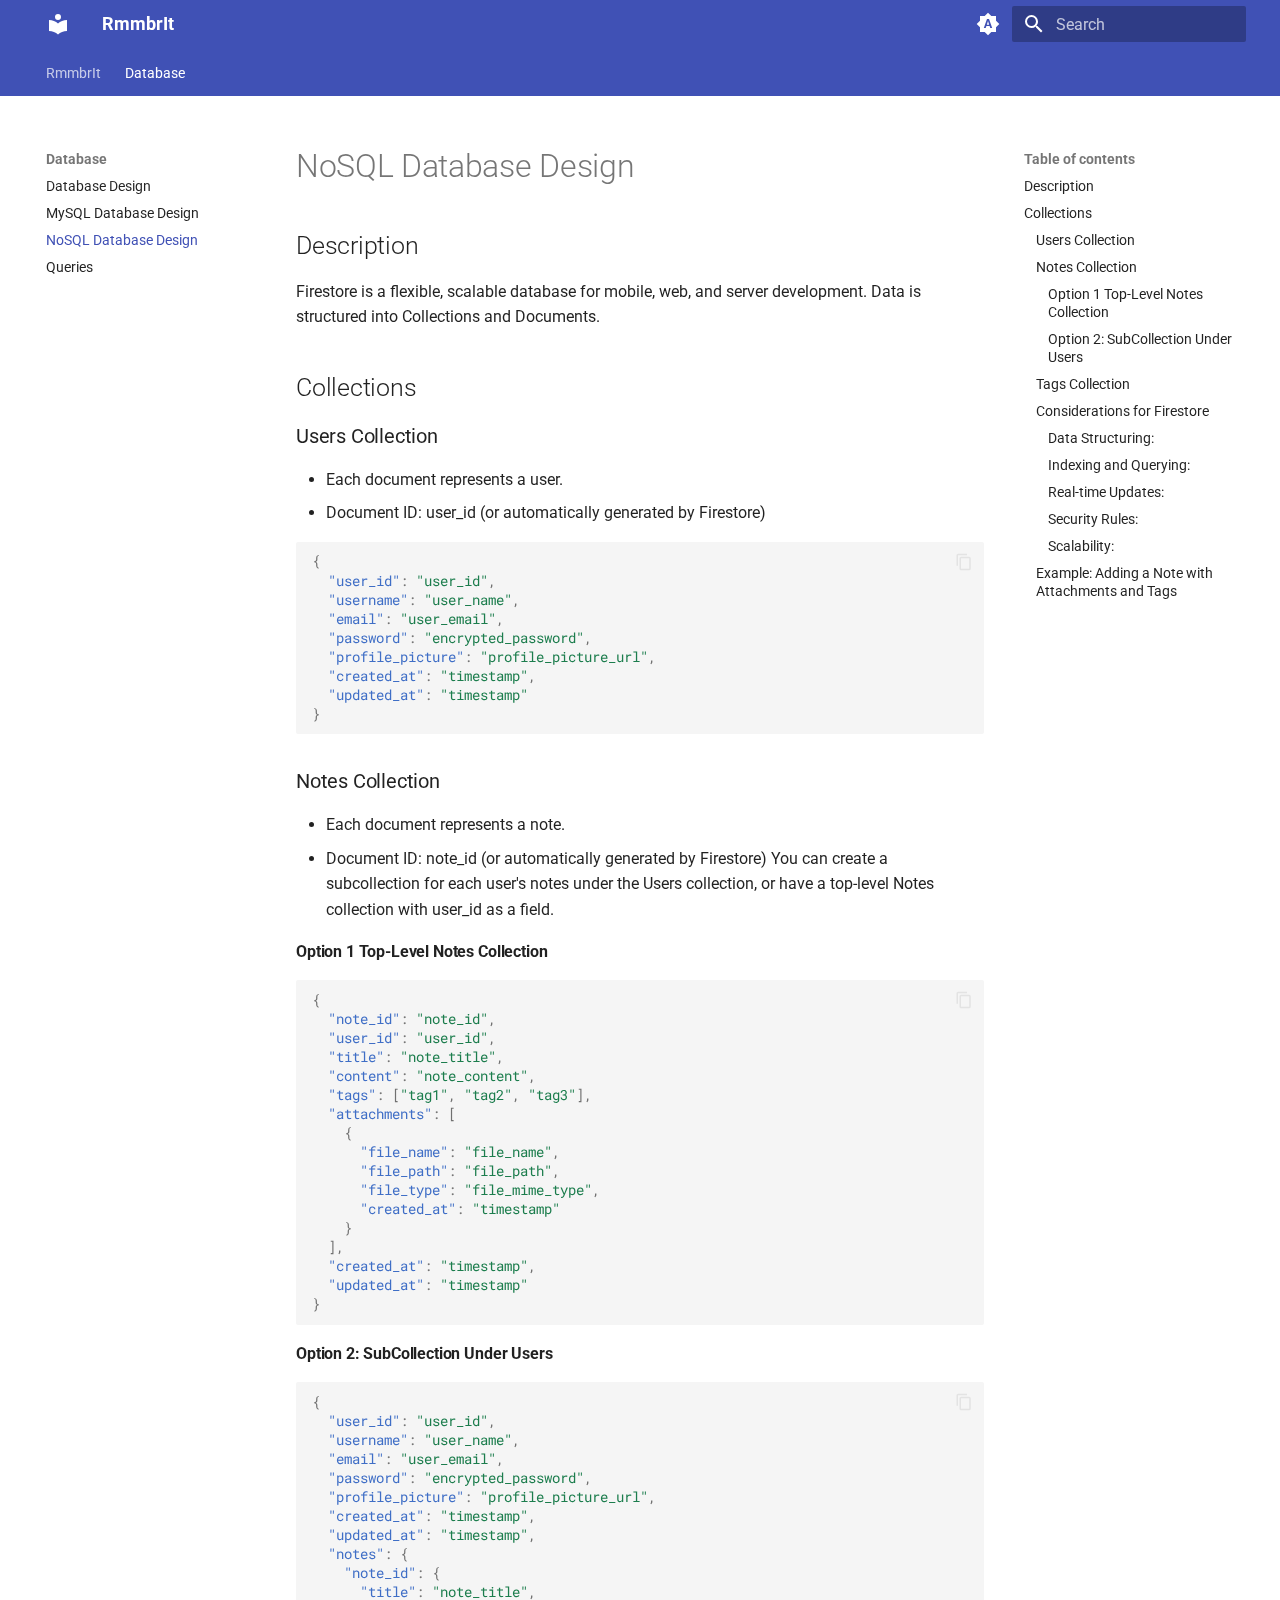
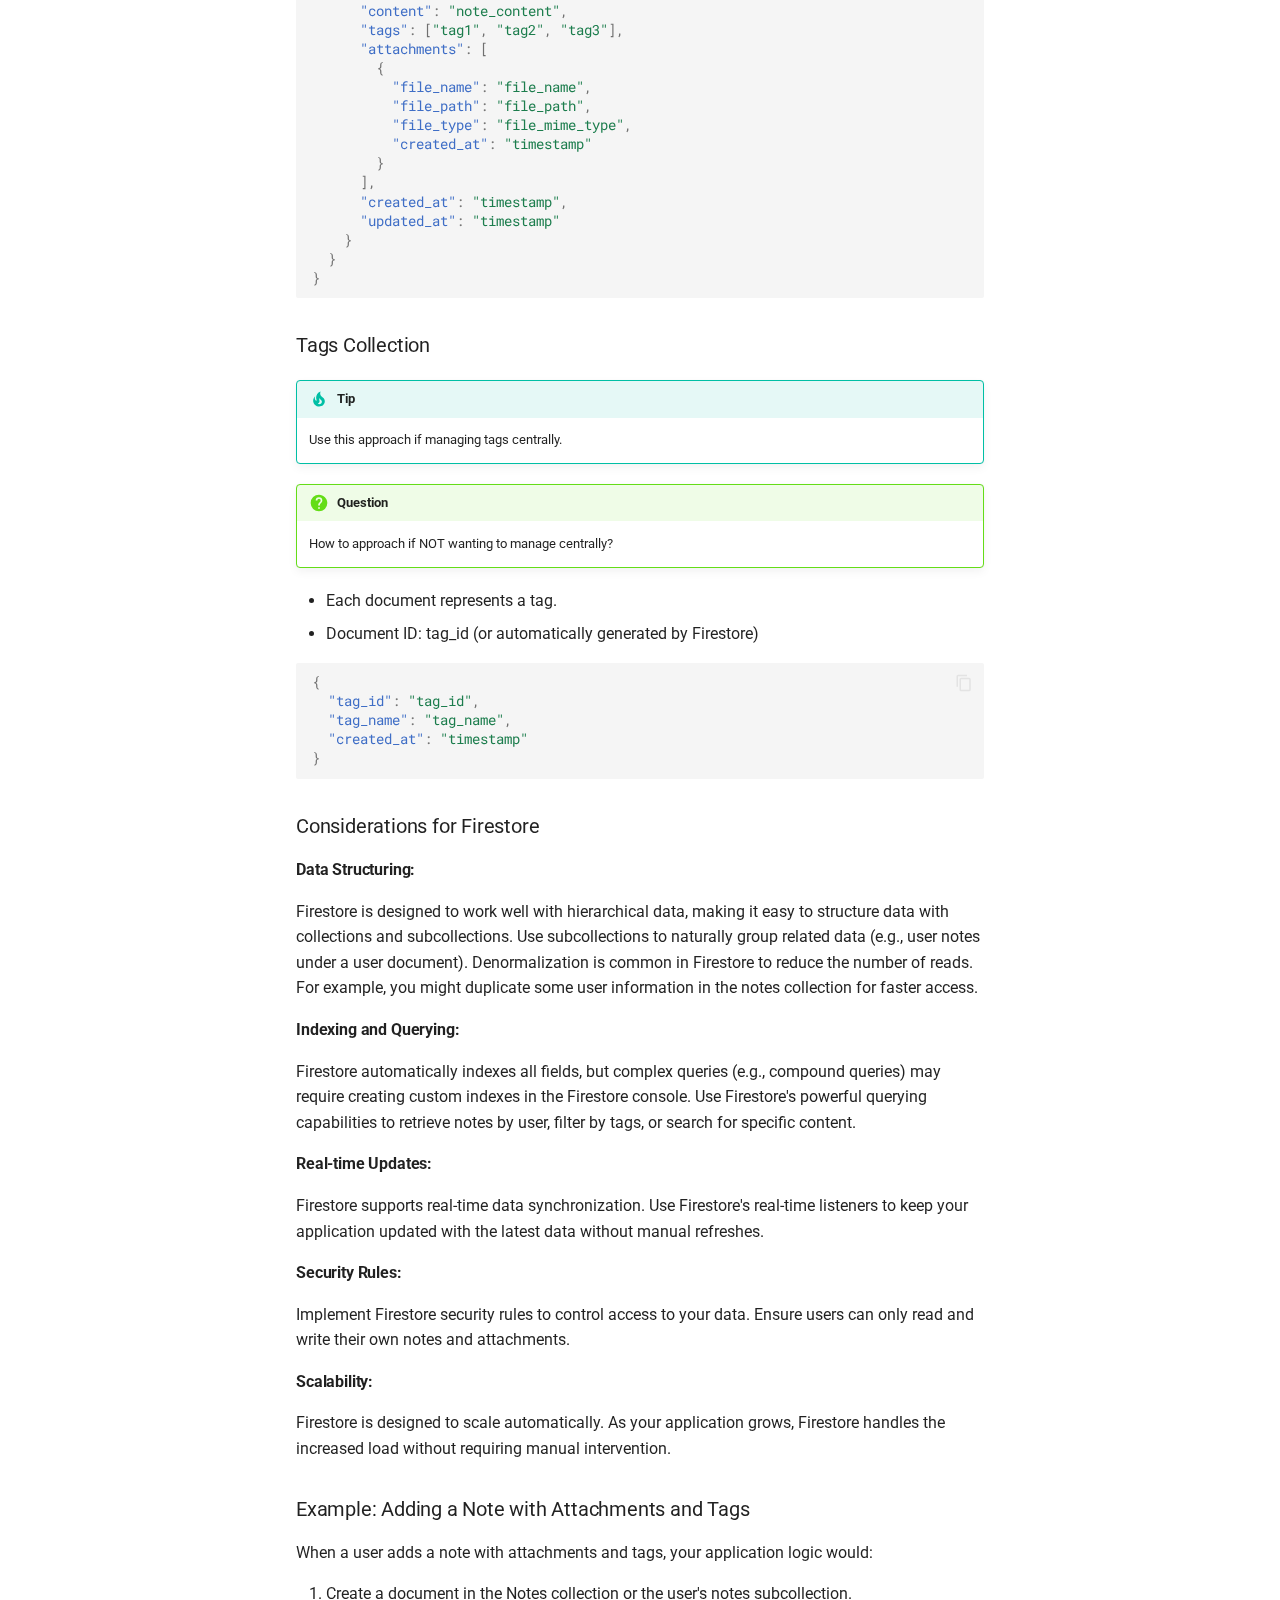
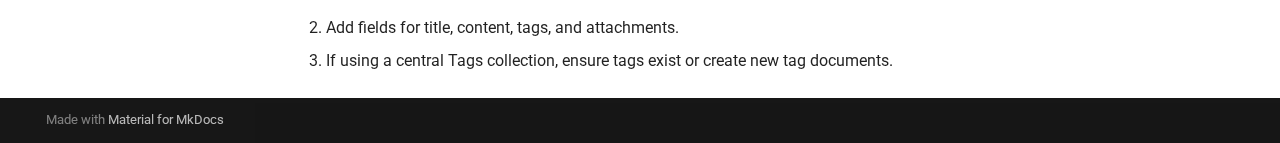
<file: Database/nosql-db-design/index.html>
<!doctype html>
<html lang="en" class="no-js">
  <head>
    
      <meta charset="utf-8">
      <meta name="viewport" content="width=device-width,initial-scale=1">
      
      
      
      
        <link rel="prev" href="../mysql-db-design/">
      
      
        <link rel="next" href="../queries/">
      
      
      <link rel="icon" href="../../assets/images/favicon.png">
      <meta name="generator" content="mkdocs-1.6.1, mkdocs-material-9.6.16">
    
    
      
        <title>NoSQL Database Design - RmmbrIt</title>
      
    
    
      <link rel="stylesheet" href="../../assets/stylesheets/main.7e37652d.min.css">
      
        
        <link rel="stylesheet" href="../../assets/stylesheets/palette.06af60db.min.css">
      
      


    
    
      
    
    
      
        
        
        <link rel="preconnect" href="https://fonts.gstatic.com" crossorigin>
        <link rel="stylesheet" href="https://fonts.googleapis.com/css?family=Roboto:300,300i,400,400i,700,700i%7CRoboto+Mono:400,400i,700,700i&display=fallback">
        <style>:root{--md-text-font:"Roboto";--md-code-font:"Roboto Mono"}</style>
      
    
    
    <script>__md_scope=new URL("../..",location),__md_hash=e=>[...e].reduce(((e,_)=>(e<<5)-e+_.charCodeAt(0)),0),__md_get=(e,_=localStorage,t=__md_scope)=>JSON.parse(_.getItem(t.pathname+"."+e)),__md_set=(e,_,t=localStorage,a=__md_scope)=>{try{t.setItem(a.pathname+"."+e,JSON.stringify(_))}catch(e){}}</script>
    
      

    
    
    
  </head>
  
  
    
    
      
    
    
    
    
    <body dir="ltr" data-md-color-scheme="default" data-md-color-primary="indigo" data-md-color-accent="indigo">
  
    
    <input class="md-toggle" data-md-toggle="drawer" type="checkbox" id="__drawer" autocomplete="off">
    <input class="md-toggle" data-md-toggle="search" type="checkbox" id="__search" autocomplete="off">
    <label class="md-overlay" for="__drawer"></label>
    <div data-md-component="skip">
      
        
        <a href="#nosql-database-design" class="md-skip">
          Skip to content
        </a>
      
    </div>
    <div data-md-component="announce">
      
    </div>
    
    
      

<header class="md-header" data-md-component="header">
  <nav class="md-header__inner md-grid" aria-label="Header">
    <a href="../.." title="RmmbrIt" class="md-header__button md-logo" aria-label="RmmbrIt" data-md-component="logo">
      
  
  <svg xmlns="http://www.w3.org/2000/svg" viewBox="0 0 24 24"><path d="M12 8a3 3 0 0 0 3-3 3 3 0 0 0-3-3 3 3 0 0 0-3 3 3 3 0 0 0 3 3m0 3.54C9.64 9.35 6.5 8 3 8v11c3.5 0 6.64 1.35 9 3.54 2.36-2.19 5.5-3.54 9-3.54V8c-3.5 0-6.64 1.35-9 3.54"/></svg>

    </a>
    <label class="md-header__button md-icon" for="__drawer">
      
      <svg xmlns="http://www.w3.org/2000/svg" viewBox="0 0 24 24"><path d="M3 6h18v2H3zm0 5h18v2H3zm0 5h18v2H3z"/></svg>
    </label>
    <div class="md-header__title" data-md-component="header-title">
      <div class="md-header__ellipsis">
        <div class="md-header__topic">
          <span class="md-ellipsis">
            RmmbrIt
          </span>
        </div>
        <div class="md-header__topic" data-md-component="header-topic">
          <span class="md-ellipsis">
            
              NoSQL Database Design
            
          </span>
        </div>
      </div>
    </div>
    
      
        <form class="md-header__option" data-md-component="palette">
  
    
    
    
    <input class="md-option" data-md-color-media="(prefers-color-scheme)" data-md-color-scheme="default" data-md-color-primary="indigo" data-md-color-accent="indigo"  aria-label="Switch to light mode"  type="radio" name="__palette" id="__palette_0">
    
      <label class="md-header__button md-icon" title="Switch to light mode" for="__palette_1" hidden>
        <svg xmlns="http://www.w3.org/2000/svg" viewBox="0 0 24 24"><path d="m14.3 16-.7-2h-3.2l-.7 2H7.8L11 7h2l3.2 9zM20 8.69V4h-4.69L12 .69 8.69 4H4v4.69L.69 12 4 15.31V20h4.69L12 23.31 15.31 20H20v-4.69L23.31 12zm-9.15 3.96h2.3L12 9z"/></svg>
      </label>
    
  
    
    
    
    <input class="md-option" data-md-color-media="(prefers-color-scheme: light)" data-md-color-scheme="default" data-md-color-primary="indigo" data-md-color-accent="indigo"  aria-label="Switch to dark mode"  type="radio" name="__palette" id="__palette_1">
    
      <label class="md-header__button md-icon" title="Switch to dark mode" for="__palette_2" hidden>
        <svg xmlns="http://www.w3.org/2000/svg" viewBox="0 0 24 24"><path d="M12 8a4 4 0 0 0-4 4 4 4 0 0 0 4 4 4 4 0 0 0 4-4 4 4 0 0 0-4-4m0 10a6 6 0 0 1-6-6 6 6 0 0 1 6-6 6 6 0 0 1 6 6 6 6 0 0 1-6 6m8-9.31V4h-4.69L12 .69 8.69 4H4v4.69L.69 12 4 15.31V20h4.69L12 23.31 15.31 20H20v-4.69L23.31 12z"/></svg>
      </label>
    
  
    
    
    
    <input class="md-option" data-md-color-media="(prefers-color-scheme: dark)" data-md-color-scheme="slate" data-md-color-primary="indigo" data-md-color-accent="indigo"  aria-label="Switch to system preference"  type="radio" name="__palette" id="__palette_2">
    
      <label class="md-header__button md-icon" title="Switch to system preference" for="__palette_0" hidden>
        <svg xmlns="http://www.w3.org/2000/svg" viewBox="0 0 24 24"><path d="M12 18c-.89 0-1.74-.2-2.5-.55C11.56 16.5 13 14.42 13 12s-1.44-4.5-3.5-5.45C10.26 6.2 11.11 6 12 6a6 6 0 0 1 6 6 6 6 0 0 1-6 6m8-9.31V4h-4.69L12 .69 8.69 4H4v4.69L.69 12 4 15.31V20h4.69L12 23.31 15.31 20H20v-4.69L23.31 12z"/></svg>
      </label>
    
  
</form>
      
    
    
      <script>var palette=__md_get("__palette");if(palette&&palette.color){if("(prefers-color-scheme)"===palette.color.media){var media=matchMedia("(prefers-color-scheme: light)"),input=document.querySelector(media.matches?"[data-md-color-media='(prefers-color-scheme: light)']":"[data-md-color-media='(prefers-color-scheme: dark)']");palette.color.media=input.getAttribute("data-md-color-media"),palette.color.scheme=input.getAttribute("data-md-color-scheme"),palette.color.primary=input.getAttribute("data-md-color-primary"),palette.color.accent=input.getAttribute("data-md-color-accent")}for(var[key,value]of Object.entries(palette.color))document.body.setAttribute("data-md-color-"+key,value)}</script>
    
    
    
      
      
        <label class="md-header__button md-icon" for="__search">
          
          <svg xmlns="http://www.w3.org/2000/svg" viewBox="0 0 24 24"><path d="M9.5 3A6.5 6.5 0 0 1 16 9.5c0 1.61-.59 3.09-1.56 4.23l.27.27h.79l5 5-1.5 1.5-5-5v-.79l-.27-.27A6.52 6.52 0 0 1 9.5 16 6.5 6.5 0 0 1 3 9.5 6.5 6.5 0 0 1 9.5 3m0 2C7 5 5 7 5 9.5S7 14 9.5 14 14 12 14 9.5 12 5 9.5 5"/></svg>
        </label>
        <div class="md-search" data-md-component="search" role="dialog">
  <label class="md-search__overlay" for="__search"></label>
  <div class="md-search__inner" role="search">
    <form class="md-search__form" name="search">
      <input type="text" class="md-search__input" name="query" aria-label="Search" placeholder="Search" autocapitalize="off" autocorrect="off" autocomplete="off" spellcheck="false" data-md-component="search-query" required>
      <label class="md-search__icon md-icon" for="__search">
        
        <svg xmlns="http://www.w3.org/2000/svg" viewBox="0 0 24 24"><path d="M9.5 3A6.5 6.5 0 0 1 16 9.5c0 1.61-.59 3.09-1.56 4.23l.27.27h.79l5 5-1.5 1.5-5-5v-.79l-.27-.27A6.52 6.52 0 0 1 9.5 16 6.5 6.5 0 0 1 3 9.5 6.5 6.5 0 0 1 9.5 3m0 2C7 5 5 7 5 9.5S7 14 9.5 14 14 12 14 9.5 12 5 9.5 5"/></svg>
        
        <svg xmlns="http://www.w3.org/2000/svg" viewBox="0 0 24 24"><path d="M20 11v2H8l5.5 5.5-1.42 1.42L4.16 12l7.92-7.92L13.5 5.5 8 11z"/></svg>
      </label>
      <nav class="md-search__options" aria-label="Search">
        
        <button type="reset" class="md-search__icon md-icon" title="Clear" aria-label="Clear" tabindex="-1">
          
          <svg xmlns="http://www.w3.org/2000/svg" viewBox="0 0 24 24"><path d="M19 6.41 17.59 5 12 10.59 6.41 5 5 6.41 10.59 12 5 17.59 6.41 19 12 13.41 17.59 19 19 17.59 13.41 12z"/></svg>
        </button>
      </nav>
      
    </form>
    <div class="md-search__output">
      <div class="md-search__scrollwrap" tabindex="0" data-md-scrollfix>
        <div class="md-search-result" data-md-component="search-result">
          <div class="md-search-result__meta">
            Initializing search
          </div>
          <ol class="md-search-result__list" role="presentation"></ol>
        </div>
      </div>
    </div>
  </div>
</div>
      
    
    
  </nav>
  
</header>
    
    <div class="md-container" data-md-component="container">
      
      
        
          
            
<nav class="md-tabs" aria-label="Tabs" data-md-component="tabs">
  <div class="md-grid">
    <ul class="md-tabs__list">
      
        
  
  
  
  
    <li class="md-tabs__item">
      <a href="../.." class="md-tabs__link">
        
  
  
    
  
  RmmbrIt

      </a>
    </li>
  

      
        
  
  
  
    
  
  
    
    
      <li class="md-tabs__item md-tabs__item--active">
        <a href="../database-design/" class="md-tabs__link">
          
  
  
  Database

        </a>
      </li>
    
  

      
    </ul>
  </div>
</nav>
          
        
      
      <main class="md-main" data-md-component="main">
        <div class="md-main__inner md-grid">
          
            
              
              <div class="md-sidebar md-sidebar--primary" data-md-component="sidebar" data-md-type="navigation" >
                <div class="md-sidebar__scrollwrap">
                  <div class="md-sidebar__inner">
                    


  


<nav class="md-nav md-nav--primary md-nav--lifted" aria-label="Navigation" data-md-level="0">
  <label class="md-nav__title" for="__drawer">
    <a href="../.." title="RmmbrIt" class="md-nav__button md-logo" aria-label="RmmbrIt" data-md-component="logo">
      
  
  <svg xmlns="http://www.w3.org/2000/svg" viewBox="0 0 24 24"><path d="M12 8a3 3 0 0 0 3-3 3 3 0 0 0-3-3 3 3 0 0 0-3 3 3 3 0 0 0 3 3m0 3.54C9.64 9.35 6.5 8 3 8v11c3.5 0 6.64 1.35 9 3.54 2.36-2.19 5.5-3.54 9-3.54V8c-3.5 0-6.64 1.35-9 3.54"/></svg>

    </a>
    RmmbrIt
  </label>
  
  <ul class="md-nav__list" data-md-scrollfix>
    
      
      
  
  
  
  
    <li class="md-nav__item">
      <a href="../.." class="md-nav__link">
        
  
  
  <span class="md-ellipsis">
    RmmbrIt
    
  </span>
  

      </a>
    </li>
  

    
      
      
  
  
    
  
  
  
    
    
    
    
      
        
        
      
      
    
    
    <li class="md-nav__item md-nav__item--active md-nav__item--section md-nav__item--nested">
      
        
        
        <input class="md-nav__toggle md-toggle " type="checkbox" id="__nav_2" checked>
        
          
          <label class="md-nav__link" for="__nav_2" id="__nav_2_label" tabindex="">
            
  
  
  <span class="md-ellipsis">
    Database
    
  </span>
  

            <span class="md-nav__icon md-icon"></span>
          </label>
        
        <nav class="md-nav" data-md-level="1" aria-labelledby="__nav_2_label" aria-expanded="true">
          <label class="md-nav__title" for="__nav_2">
            <span class="md-nav__icon md-icon"></span>
            Database
          </label>
          <ul class="md-nav__list" data-md-scrollfix>
            
              
                
  
  
  
  
    <li class="md-nav__item">
      <a href="../database-design/" class="md-nav__link">
        
  
  
  <span class="md-ellipsis">
    Database Design
    
  </span>
  

      </a>
    </li>
  

              
            
              
                
  
  
  
  
    <li class="md-nav__item">
      <a href="../mysql-db-design/" class="md-nav__link">
        
  
  
  <span class="md-ellipsis">
    MySQL Database Design
    
  </span>
  

      </a>
    </li>
  

              
            
              
                
  
  
    
  
  
  
    <li class="md-nav__item md-nav__item--active">
      
      <input class="md-nav__toggle md-toggle" type="checkbox" id="__toc">
      
      
        
      
      
        <label class="md-nav__link md-nav__link--active" for="__toc">
          
  
  
  <span class="md-ellipsis">
    NoSQL Database Design
    
  </span>
  

          <span class="md-nav__icon md-icon"></span>
        </label>
      
      <a href="./" class="md-nav__link md-nav__link--active">
        
  
  
  <span class="md-ellipsis">
    NoSQL Database Design
    
  </span>
  

      </a>
      
        

<nav class="md-nav md-nav--secondary" aria-label="Table of contents">
  
  
  
    
  
  
    <label class="md-nav__title" for="__toc">
      <span class="md-nav__icon md-icon"></span>
      Table of contents
    </label>
    <ul class="md-nav__list" data-md-component="toc" data-md-scrollfix>
      
        <li class="md-nav__item">
  <a href="#description" class="md-nav__link">
    <span class="md-ellipsis">
      Description
    </span>
  </a>
  
</li>
      
        <li class="md-nav__item">
  <a href="#collections" class="md-nav__link">
    <span class="md-ellipsis">
      Collections
    </span>
  </a>
  
    <nav class="md-nav" aria-label="Collections">
      <ul class="md-nav__list">
        
          <li class="md-nav__item">
  <a href="#users-collection" class="md-nav__link">
    <span class="md-ellipsis">
      Users Collection
    </span>
  </a>
  
</li>
        
          <li class="md-nav__item">
  <a href="#notes-collection" class="md-nav__link">
    <span class="md-ellipsis">
      Notes Collection
    </span>
  </a>
  
    <nav class="md-nav" aria-label="Notes Collection">
      <ul class="md-nav__list">
        
          <li class="md-nav__item">
  <a href="#option-1-top-level-notes-collection" class="md-nav__link">
    <span class="md-ellipsis">
      Option 1 Top-Level Notes Collection
    </span>
  </a>
  
</li>
        
          <li class="md-nav__item">
  <a href="#option-2-subcollection-under-users" class="md-nav__link">
    <span class="md-ellipsis">
      Option 2: SubCollection Under Users
    </span>
  </a>
  
</li>
        
      </ul>
    </nav>
  
</li>
        
          <li class="md-nav__item">
  <a href="#tags-collection" class="md-nav__link">
    <span class="md-ellipsis">
      Tags Collection
    </span>
  </a>
  
</li>
        
          <li class="md-nav__item">
  <a href="#considerations-for-firestore" class="md-nav__link">
    <span class="md-ellipsis">
      Considerations for Firestore
    </span>
  </a>
  
    <nav class="md-nav" aria-label="Considerations for Firestore">
      <ul class="md-nav__list">
        
          <li class="md-nav__item">
  <a href="#data-structuring" class="md-nav__link">
    <span class="md-ellipsis">
      Data Structuring:
    </span>
  </a>
  
</li>
        
          <li class="md-nav__item">
  <a href="#indexing-and-querying" class="md-nav__link">
    <span class="md-ellipsis">
      Indexing and Querying:
    </span>
  </a>
  
</li>
        
          <li class="md-nav__item">
  <a href="#real-time-updates" class="md-nav__link">
    <span class="md-ellipsis">
      Real-time Updates:
    </span>
  </a>
  
</li>
        
          <li class="md-nav__item">
  <a href="#security-rules" class="md-nav__link">
    <span class="md-ellipsis">
      Security Rules:
    </span>
  </a>
  
</li>
        
          <li class="md-nav__item">
  <a href="#scalability" class="md-nav__link">
    <span class="md-ellipsis">
      Scalability:
    </span>
  </a>
  
</li>
        
      </ul>
    </nav>
  
</li>
        
          <li class="md-nav__item">
  <a href="#example-adding-a-note-with-attachments-and-tags" class="md-nav__link">
    <span class="md-ellipsis">
      Example: Adding a Note with Attachments and Tags
    </span>
  </a>
  
</li>
        
      </ul>
    </nav>
  
</li>
      
    </ul>
  
</nav>
      
    </li>
  

              
            
              
                
  
  
  
  
    <li class="md-nav__item">
      <a href="../queries/" class="md-nav__link">
        
  
  
  <span class="md-ellipsis">
    Queries
    
  </span>
  

      </a>
    </li>
  

              
            
          </ul>
        </nav>
      
    </li>
  

    
  </ul>
</nav>
                  </div>
                </div>
              </div>
            
            
              
              <div class="md-sidebar md-sidebar--secondary" data-md-component="sidebar" data-md-type="toc" >
                <div class="md-sidebar__scrollwrap">
                  <div class="md-sidebar__inner">
                    

<nav class="md-nav md-nav--secondary" aria-label="Table of contents">
  
  
  
    
  
  
    <label class="md-nav__title" for="__toc">
      <span class="md-nav__icon md-icon"></span>
      Table of contents
    </label>
    <ul class="md-nav__list" data-md-component="toc" data-md-scrollfix>
      
        <li class="md-nav__item">
  <a href="#description" class="md-nav__link">
    <span class="md-ellipsis">
      Description
    </span>
  </a>
  
</li>
      
        <li class="md-nav__item">
  <a href="#collections" class="md-nav__link">
    <span class="md-ellipsis">
      Collections
    </span>
  </a>
  
    <nav class="md-nav" aria-label="Collections">
      <ul class="md-nav__list">
        
          <li class="md-nav__item">
  <a href="#users-collection" class="md-nav__link">
    <span class="md-ellipsis">
      Users Collection
    </span>
  </a>
  
</li>
        
          <li class="md-nav__item">
  <a href="#notes-collection" class="md-nav__link">
    <span class="md-ellipsis">
      Notes Collection
    </span>
  </a>
  
    <nav class="md-nav" aria-label="Notes Collection">
      <ul class="md-nav__list">
        
          <li class="md-nav__item">
  <a href="#option-1-top-level-notes-collection" class="md-nav__link">
    <span class="md-ellipsis">
      Option 1 Top-Level Notes Collection
    </span>
  </a>
  
</li>
        
          <li class="md-nav__item">
  <a href="#option-2-subcollection-under-users" class="md-nav__link">
    <span class="md-ellipsis">
      Option 2: SubCollection Under Users
    </span>
  </a>
  
</li>
        
      </ul>
    </nav>
  
</li>
        
          <li class="md-nav__item">
  <a href="#tags-collection" class="md-nav__link">
    <span class="md-ellipsis">
      Tags Collection
    </span>
  </a>
  
</li>
        
          <li class="md-nav__item">
  <a href="#considerations-for-firestore" class="md-nav__link">
    <span class="md-ellipsis">
      Considerations for Firestore
    </span>
  </a>
  
    <nav class="md-nav" aria-label="Considerations for Firestore">
      <ul class="md-nav__list">
        
          <li class="md-nav__item">
  <a href="#data-structuring" class="md-nav__link">
    <span class="md-ellipsis">
      Data Structuring:
    </span>
  </a>
  
</li>
        
          <li class="md-nav__item">
  <a href="#indexing-and-querying" class="md-nav__link">
    <span class="md-ellipsis">
      Indexing and Querying:
    </span>
  </a>
  
</li>
        
          <li class="md-nav__item">
  <a href="#real-time-updates" class="md-nav__link">
    <span class="md-ellipsis">
      Real-time Updates:
    </span>
  </a>
  
</li>
        
          <li class="md-nav__item">
  <a href="#security-rules" class="md-nav__link">
    <span class="md-ellipsis">
      Security Rules:
    </span>
  </a>
  
</li>
        
          <li class="md-nav__item">
  <a href="#scalability" class="md-nav__link">
    <span class="md-ellipsis">
      Scalability:
    </span>
  </a>
  
</li>
        
      </ul>
    </nav>
  
</li>
        
          <li class="md-nav__item">
  <a href="#example-adding-a-note-with-attachments-and-tags" class="md-nav__link">
    <span class="md-ellipsis">
      Example: Adding a Note with Attachments and Tags
    </span>
  </a>
  
</li>
        
      </ul>
    </nav>
  
</li>
      
    </ul>
  
</nav>
                  </div>
                </div>
              </div>
            
          
          
            <div class="md-content" data-md-component="content">
              <article class="md-content__inner md-typeset">
                
                  



<h1 id="nosql-database-design">NoSQL Database Design</h1>
<h2 id="description">Description</h2>
<p>Firestore is a flexible, scalable database for mobile, web, and server development. Data is structured into Collections and Documents.</p>
<h2 id="collections">Collections</h2>
<h3 id="users-collection">Users Collection</h3>
<ul>
<li>Each document represents a user.</li>
<li>Document ID: user_id (or automatically generated by Firestore)</li>
</ul>
<div class="language-json highlight"><pre><span></span><code><span id="__span-0-1"><a id="__codelineno-0-1" name="__codelineno-0-1" href="#__codelineno-0-1"></a><span class="p">{</span>
</span><span id="__span-0-2"><a id="__codelineno-0-2" name="__codelineno-0-2" href="#__codelineno-0-2"></a><span class="w">  </span><span class="nt">&quot;user_id&quot;</span><span class="p">:</span><span class="w"> </span><span class="s2">&quot;user_id&quot;</span><span class="p">,</span>
</span><span id="__span-0-3"><a id="__codelineno-0-3" name="__codelineno-0-3" href="#__codelineno-0-3"></a><span class="w">  </span><span class="nt">&quot;username&quot;</span><span class="p">:</span><span class="w"> </span><span class="s2">&quot;user_name&quot;</span><span class="p">,</span>
</span><span id="__span-0-4"><a id="__codelineno-0-4" name="__codelineno-0-4" href="#__codelineno-0-4"></a><span class="w">  </span><span class="nt">&quot;email&quot;</span><span class="p">:</span><span class="w"> </span><span class="s2">&quot;user_email&quot;</span><span class="p">,</span>
</span><span id="__span-0-5"><a id="__codelineno-0-5" name="__codelineno-0-5" href="#__codelineno-0-5"></a><span class="w">  </span><span class="nt">&quot;password&quot;</span><span class="p">:</span><span class="w"> </span><span class="s2">&quot;encrypted_password&quot;</span><span class="p">,</span>
</span><span id="__span-0-6"><a id="__codelineno-0-6" name="__codelineno-0-6" href="#__codelineno-0-6"></a><span class="w">  </span><span class="nt">&quot;profile_picture&quot;</span><span class="p">:</span><span class="w"> </span><span class="s2">&quot;profile_picture_url&quot;</span><span class="p">,</span>
</span><span id="__span-0-7"><a id="__codelineno-0-7" name="__codelineno-0-7" href="#__codelineno-0-7"></a><span class="w">  </span><span class="nt">&quot;created_at&quot;</span><span class="p">:</span><span class="w"> </span><span class="s2">&quot;timestamp&quot;</span><span class="p">,</span>
</span><span id="__span-0-8"><a id="__codelineno-0-8" name="__codelineno-0-8" href="#__codelineno-0-8"></a><span class="w">  </span><span class="nt">&quot;updated_at&quot;</span><span class="p">:</span><span class="w"> </span><span class="s2">&quot;timestamp&quot;</span>
</span><span id="__span-0-9"><a id="__codelineno-0-9" name="__codelineno-0-9" href="#__codelineno-0-9"></a><span class="p">}</span>
</span></code></pre></div>
<h3 id="notes-collection">Notes Collection</h3>
<ul>
<li>Each document represents a note.</li>
<li>Document ID: note_id (or automatically generated by Firestore)
  You can create a subcollection for each user's notes under the Users collection, or have a top-level Notes collection with user_id as a field.</li>
</ul>
<h4 id="option-1-top-level-notes-collection">Option 1 Top-Level Notes Collection</h4>
<div class="language-json highlight"><pre><span></span><code><span id="__span-1-1"><a id="__codelineno-1-1" name="__codelineno-1-1" href="#__codelineno-1-1"></a><span class="p">{</span>
</span><span id="__span-1-2"><a id="__codelineno-1-2" name="__codelineno-1-2" href="#__codelineno-1-2"></a><span class="w">  </span><span class="nt">&quot;note_id&quot;</span><span class="p">:</span><span class="w"> </span><span class="s2">&quot;note_id&quot;</span><span class="p">,</span>
</span><span id="__span-1-3"><a id="__codelineno-1-3" name="__codelineno-1-3" href="#__codelineno-1-3"></a><span class="w">  </span><span class="nt">&quot;user_id&quot;</span><span class="p">:</span><span class="w"> </span><span class="s2">&quot;user_id&quot;</span><span class="p">,</span>
</span><span id="__span-1-4"><a id="__codelineno-1-4" name="__codelineno-1-4" href="#__codelineno-1-4"></a><span class="w">  </span><span class="nt">&quot;title&quot;</span><span class="p">:</span><span class="w"> </span><span class="s2">&quot;note_title&quot;</span><span class="p">,</span>
</span><span id="__span-1-5"><a id="__codelineno-1-5" name="__codelineno-1-5" href="#__codelineno-1-5"></a><span class="w">  </span><span class="nt">&quot;content&quot;</span><span class="p">:</span><span class="w"> </span><span class="s2">&quot;note_content&quot;</span><span class="p">,</span>
</span><span id="__span-1-6"><a id="__codelineno-1-6" name="__codelineno-1-6" href="#__codelineno-1-6"></a><span class="w">  </span><span class="nt">&quot;tags&quot;</span><span class="p">:</span><span class="w"> </span><span class="p">[</span><span class="s2">&quot;tag1&quot;</span><span class="p">,</span><span class="w"> </span><span class="s2">&quot;tag2&quot;</span><span class="p">,</span><span class="w"> </span><span class="s2">&quot;tag3&quot;</span><span class="p">],</span>
</span><span id="__span-1-7"><a id="__codelineno-1-7" name="__codelineno-1-7" href="#__codelineno-1-7"></a><span class="w">  </span><span class="nt">&quot;attachments&quot;</span><span class="p">:</span><span class="w"> </span><span class="p">[</span>
</span><span id="__span-1-8"><a id="__codelineno-1-8" name="__codelineno-1-8" href="#__codelineno-1-8"></a><span class="w">    </span><span class="p">{</span>
</span><span id="__span-1-9"><a id="__codelineno-1-9" name="__codelineno-1-9" href="#__codelineno-1-9"></a><span class="w">      </span><span class="nt">&quot;file_name&quot;</span><span class="p">:</span><span class="w"> </span><span class="s2">&quot;file_name&quot;</span><span class="p">,</span>
</span><span id="__span-1-10"><a id="__codelineno-1-10" name="__codelineno-1-10" href="#__codelineno-1-10"></a><span class="w">      </span><span class="nt">&quot;file_path&quot;</span><span class="p">:</span><span class="w"> </span><span class="s2">&quot;file_path&quot;</span><span class="p">,</span>
</span><span id="__span-1-11"><a id="__codelineno-1-11" name="__codelineno-1-11" href="#__codelineno-1-11"></a><span class="w">      </span><span class="nt">&quot;file_type&quot;</span><span class="p">:</span><span class="w"> </span><span class="s2">&quot;file_mime_type&quot;</span><span class="p">,</span>
</span><span id="__span-1-12"><a id="__codelineno-1-12" name="__codelineno-1-12" href="#__codelineno-1-12"></a><span class="w">      </span><span class="nt">&quot;created_at&quot;</span><span class="p">:</span><span class="w"> </span><span class="s2">&quot;timestamp&quot;</span>
</span><span id="__span-1-13"><a id="__codelineno-1-13" name="__codelineno-1-13" href="#__codelineno-1-13"></a><span class="w">    </span><span class="p">}</span>
</span><span id="__span-1-14"><a id="__codelineno-1-14" name="__codelineno-1-14" href="#__codelineno-1-14"></a><span class="w">  </span><span class="p">],</span>
</span><span id="__span-1-15"><a id="__codelineno-1-15" name="__codelineno-1-15" href="#__codelineno-1-15"></a><span class="w">  </span><span class="nt">&quot;created_at&quot;</span><span class="p">:</span><span class="w"> </span><span class="s2">&quot;timestamp&quot;</span><span class="p">,</span>
</span><span id="__span-1-16"><a id="__codelineno-1-16" name="__codelineno-1-16" href="#__codelineno-1-16"></a><span class="w">  </span><span class="nt">&quot;updated_at&quot;</span><span class="p">:</span><span class="w"> </span><span class="s2">&quot;timestamp&quot;</span>
</span><span id="__span-1-17"><a id="__codelineno-1-17" name="__codelineno-1-17" href="#__codelineno-1-17"></a><span class="p">}</span>
</span></code></pre></div>
<h4 id="option-2-subcollection-under-users">Option 2: SubCollection Under Users</h4>
<div class="language-json highlight"><pre><span></span><code><span id="__span-2-1"><a id="__codelineno-2-1" name="__codelineno-2-1" href="#__codelineno-2-1"></a><span class="p">{</span>
</span><span id="__span-2-2"><a id="__codelineno-2-2" name="__codelineno-2-2" href="#__codelineno-2-2"></a><span class="w">  </span><span class="nt">&quot;user_id&quot;</span><span class="p">:</span><span class="w"> </span><span class="s2">&quot;user_id&quot;</span><span class="p">,</span>
</span><span id="__span-2-3"><a id="__codelineno-2-3" name="__codelineno-2-3" href="#__codelineno-2-3"></a><span class="w">  </span><span class="nt">&quot;username&quot;</span><span class="p">:</span><span class="w"> </span><span class="s2">&quot;user_name&quot;</span><span class="p">,</span>
</span><span id="__span-2-4"><a id="__codelineno-2-4" name="__codelineno-2-4" href="#__codelineno-2-4"></a><span class="w">  </span><span class="nt">&quot;email&quot;</span><span class="p">:</span><span class="w"> </span><span class="s2">&quot;user_email&quot;</span><span class="p">,</span>
</span><span id="__span-2-5"><a id="__codelineno-2-5" name="__codelineno-2-5" href="#__codelineno-2-5"></a><span class="w">  </span><span class="nt">&quot;password&quot;</span><span class="p">:</span><span class="w"> </span><span class="s2">&quot;encrypted_password&quot;</span><span class="p">,</span>
</span><span id="__span-2-6"><a id="__codelineno-2-6" name="__codelineno-2-6" href="#__codelineno-2-6"></a><span class="w">  </span><span class="nt">&quot;profile_picture&quot;</span><span class="p">:</span><span class="w"> </span><span class="s2">&quot;profile_picture_url&quot;</span><span class="p">,</span>
</span><span id="__span-2-7"><a id="__codelineno-2-7" name="__codelineno-2-7" href="#__codelineno-2-7"></a><span class="w">  </span><span class="nt">&quot;created_at&quot;</span><span class="p">:</span><span class="w"> </span><span class="s2">&quot;timestamp&quot;</span><span class="p">,</span>
</span><span id="__span-2-8"><a id="__codelineno-2-8" name="__codelineno-2-8" href="#__codelineno-2-8"></a><span class="w">  </span><span class="nt">&quot;updated_at&quot;</span><span class="p">:</span><span class="w"> </span><span class="s2">&quot;timestamp&quot;</span><span class="p">,</span>
</span><span id="__span-2-9"><a id="__codelineno-2-9" name="__codelineno-2-9" href="#__codelineno-2-9"></a><span class="w">  </span><span class="nt">&quot;notes&quot;</span><span class="p">:</span><span class="w"> </span><span class="p">{</span>
</span><span id="__span-2-10"><a id="__codelineno-2-10" name="__codelineno-2-10" href="#__codelineno-2-10"></a><span class="w">    </span><span class="nt">&quot;note_id&quot;</span><span class="p">:</span><span class="w"> </span><span class="p">{</span>
</span><span id="__span-2-11"><a id="__codelineno-2-11" name="__codelineno-2-11" href="#__codelineno-2-11"></a><span class="w">      </span><span class="nt">&quot;title&quot;</span><span class="p">:</span><span class="w"> </span><span class="s2">&quot;note_title&quot;</span><span class="p">,</span>
</span><span id="__span-2-12"><a id="__codelineno-2-12" name="__codelineno-2-12" href="#__codelineno-2-12"></a><span class="w">      </span><span class="nt">&quot;content&quot;</span><span class="p">:</span><span class="w"> </span><span class="s2">&quot;note_content&quot;</span><span class="p">,</span>
</span><span id="__span-2-13"><a id="__codelineno-2-13" name="__codelineno-2-13" href="#__codelineno-2-13"></a><span class="w">      </span><span class="nt">&quot;tags&quot;</span><span class="p">:</span><span class="w"> </span><span class="p">[</span><span class="s2">&quot;tag1&quot;</span><span class="p">,</span><span class="w"> </span><span class="s2">&quot;tag2&quot;</span><span class="p">,</span><span class="w"> </span><span class="s2">&quot;tag3&quot;</span><span class="p">],</span>
</span><span id="__span-2-14"><a id="__codelineno-2-14" name="__codelineno-2-14" href="#__codelineno-2-14"></a><span class="w">      </span><span class="nt">&quot;attachments&quot;</span><span class="p">:</span><span class="w"> </span><span class="p">[</span>
</span><span id="__span-2-15"><a id="__codelineno-2-15" name="__codelineno-2-15" href="#__codelineno-2-15"></a><span class="w">        </span><span class="p">{</span>
</span><span id="__span-2-16"><a id="__codelineno-2-16" name="__codelineno-2-16" href="#__codelineno-2-16"></a><span class="w">          </span><span class="nt">&quot;file_name&quot;</span><span class="p">:</span><span class="w"> </span><span class="s2">&quot;file_name&quot;</span><span class="p">,</span>
</span><span id="__span-2-17"><a id="__codelineno-2-17" name="__codelineno-2-17" href="#__codelineno-2-17"></a><span class="w">          </span><span class="nt">&quot;file_path&quot;</span><span class="p">:</span><span class="w"> </span><span class="s2">&quot;file_path&quot;</span><span class="p">,</span>
</span><span id="__span-2-18"><a id="__codelineno-2-18" name="__codelineno-2-18" href="#__codelineno-2-18"></a><span class="w">          </span><span class="nt">&quot;file_type&quot;</span><span class="p">:</span><span class="w"> </span><span class="s2">&quot;file_mime_type&quot;</span><span class="p">,</span>
</span><span id="__span-2-19"><a id="__codelineno-2-19" name="__codelineno-2-19" href="#__codelineno-2-19"></a><span class="w">          </span><span class="nt">&quot;created_at&quot;</span><span class="p">:</span><span class="w"> </span><span class="s2">&quot;timestamp&quot;</span>
</span><span id="__span-2-20"><a id="__codelineno-2-20" name="__codelineno-2-20" href="#__codelineno-2-20"></a><span class="w">        </span><span class="p">}</span>
</span><span id="__span-2-21"><a id="__codelineno-2-21" name="__codelineno-2-21" href="#__codelineno-2-21"></a><span class="w">      </span><span class="p">],</span>
</span><span id="__span-2-22"><a id="__codelineno-2-22" name="__codelineno-2-22" href="#__codelineno-2-22"></a><span class="w">      </span><span class="nt">&quot;created_at&quot;</span><span class="p">:</span><span class="w"> </span><span class="s2">&quot;timestamp&quot;</span><span class="p">,</span>
</span><span id="__span-2-23"><a id="__codelineno-2-23" name="__codelineno-2-23" href="#__codelineno-2-23"></a><span class="w">      </span><span class="nt">&quot;updated_at&quot;</span><span class="p">:</span><span class="w"> </span><span class="s2">&quot;timestamp&quot;</span>
</span><span id="__span-2-24"><a id="__codelineno-2-24" name="__codelineno-2-24" href="#__codelineno-2-24"></a><span class="w">    </span><span class="p">}</span>
</span><span id="__span-2-25"><a id="__codelineno-2-25" name="__codelineno-2-25" href="#__codelineno-2-25"></a><span class="w">  </span><span class="p">}</span>
</span><span id="__span-2-26"><a id="__codelineno-2-26" name="__codelineno-2-26" href="#__codelineno-2-26"></a><span class="p">}</span>
</span></code></pre></div>
<h3 id="tags-collection">Tags Collection</h3>
<div class="admonition tip">
<p class="admonition-title">Tip</p>
<p>Use this approach if managing tags centrally.</p>
</div>
<div class="admonition question">
<p class="admonition-title">Question</p>
<p>How to approach if NOT wanting to manage centrally?</p>
</div>
<ul>
<li>Each document represents a tag.</li>
<li>Document ID: tag_id (or automatically generated by Firestore)</li>
</ul>
<div class="language-json highlight"><pre><span></span><code><span id="__span-3-1"><a id="__codelineno-3-1" name="__codelineno-3-1" href="#__codelineno-3-1"></a><span class="p">{</span>
</span><span id="__span-3-2"><a id="__codelineno-3-2" name="__codelineno-3-2" href="#__codelineno-3-2"></a><span class="w">  </span><span class="nt">&quot;tag_id&quot;</span><span class="p">:</span><span class="w"> </span><span class="s2">&quot;tag_id&quot;</span><span class="p">,</span>
</span><span id="__span-3-3"><a id="__codelineno-3-3" name="__codelineno-3-3" href="#__codelineno-3-3"></a><span class="w">  </span><span class="nt">&quot;tag_name&quot;</span><span class="p">:</span><span class="w"> </span><span class="s2">&quot;tag_name&quot;</span><span class="p">,</span>
</span><span id="__span-3-4"><a id="__codelineno-3-4" name="__codelineno-3-4" href="#__codelineno-3-4"></a><span class="w">  </span><span class="nt">&quot;created_at&quot;</span><span class="p">:</span><span class="w"> </span><span class="s2">&quot;timestamp&quot;</span>
</span><span id="__span-3-5"><a id="__codelineno-3-5" name="__codelineno-3-5" href="#__codelineno-3-5"></a><span class="p">}</span>
</span></code></pre></div>
<h3 id="considerations-for-firestore">Considerations for Firestore</h3>
<h4 id="data-structuring">Data Structuring:</h4>
<p>Firestore is designed to work well with hierarchical data, making it easy to structure data with collections and subcollections. Use subcollections to naturally group related data (e.g., user notes under a user document).
Denormalization is common in Firestore to reduce the number of reads. For example, you might duplicate some user information in the notes collection for faster access.</p>
<h4 id="indexing-and-querying">Indexing and Querying:</h4>
<p>Firestore automatically indexes all fields, but complex queries (e.g., compound queries) may require creating custom indexes in the Firestore console.
Use Firestore's powerful querying capabilities to retrieve notes by user, filter by tags, or search for specific content.</p>
<h4 id="real-time-updates">Real-time Updates:</h4>
<p>Firestore supports real-time data synchronization. Use Firestore's real-time listeners to keep your application updated with the latest data without manual refreshes.</p>
<h4 id="security-rules">Security Rules:</h4>
<p>Implement Firestore security rules to control access to your data. Ensure users can only read and write their own notes and attachments.</p>
<h4 id="scalability">Scalability:</h4>
<p>Firestore is designed to scale automatically. As your application grows, Firestore handles the increased load without requiring manual intervention.</p>
<h3 id="example-adding-a-note-with-attachments-and-tags">Example: Adding a Note with Attachments and Tags</h3>
<p>When a user adds a note with attachments and tags, your application logic would:</p>
<ol>
<li>Create a document in the Notes collection or the user's notes subcollection.</li>
<li>Add fields for title, content, tags, and attachments.</li>
<li>If using a central Tags collection, ensure tags exist or create new tag documents.</li>
</ol>












                
              </article>
            </div>
          
          
<script>var target=document.getElementById(location.hash.slice(1));target&&target.name&&(target.checked=target.name.startsWith("__tabbed_"))</script>
        </div>
        
      </main>
      
        <footer class="md-footer">
  
  <div class="md-footer-meta md-typeset">
    <div class="md-footer-meta__inner md-grid">
      <div class="md-copyright">
  
  
    Made with
    <a href="https://squidfunk.github.io/mkdocs-material/" target="_blank" rel="noopener">
      Material for MkDocs
    </a>
  
</div>
      
    </div>
  </div>
</footer>
      
    </div>
    <div class="md-dialog" data-md-component="dialog">
      <div class="md-dialog__inner md-typeset"></div>
    </div>
    
    
    
      
      <script id="__config" type="application/json">{"base": "../..", "features": ["navigation.tabs", "content.code.copy", "content.code.select"], "search": "../../assets/javascripts/workers/search.d50fe291.min.js", "tags": null, "translations": {"clipboard.copied": "Copied to clipboard", "clipboard.copy": "Copy to clipboard", "search.result.more.one": "1 more on this page", "search.result.more.other": "# more on this page", "search.result.none": "No matching documents", "search.result.one": "1 matching document", "search.result.other": "# matching documents", "search.result.placeholder": "Type to start searching", "search.result.term.missing": "Missing", "select.version": "Select version"}, "version": null}</script>
    
    
      <script src="../../assets/javascripts/bundle.50899def.min.js"></script>
      
    
  </body>
</html>
</file>
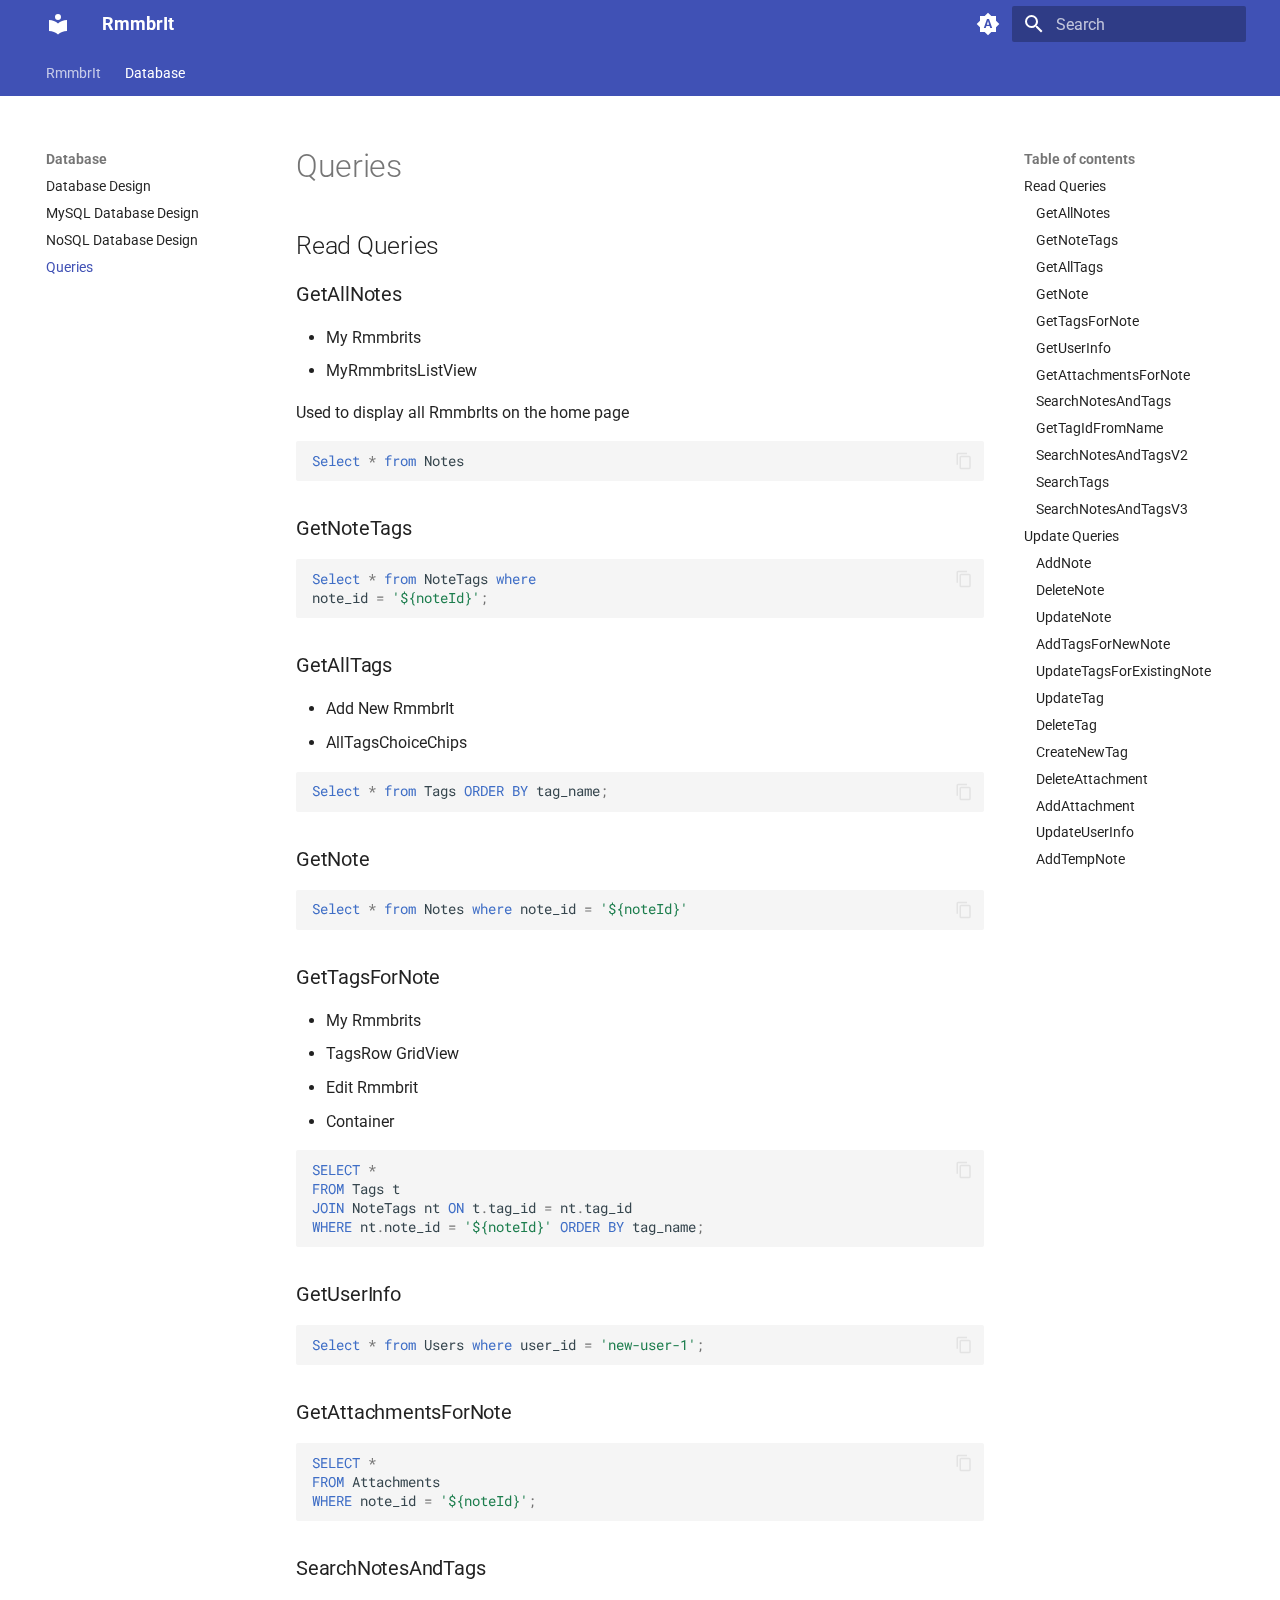
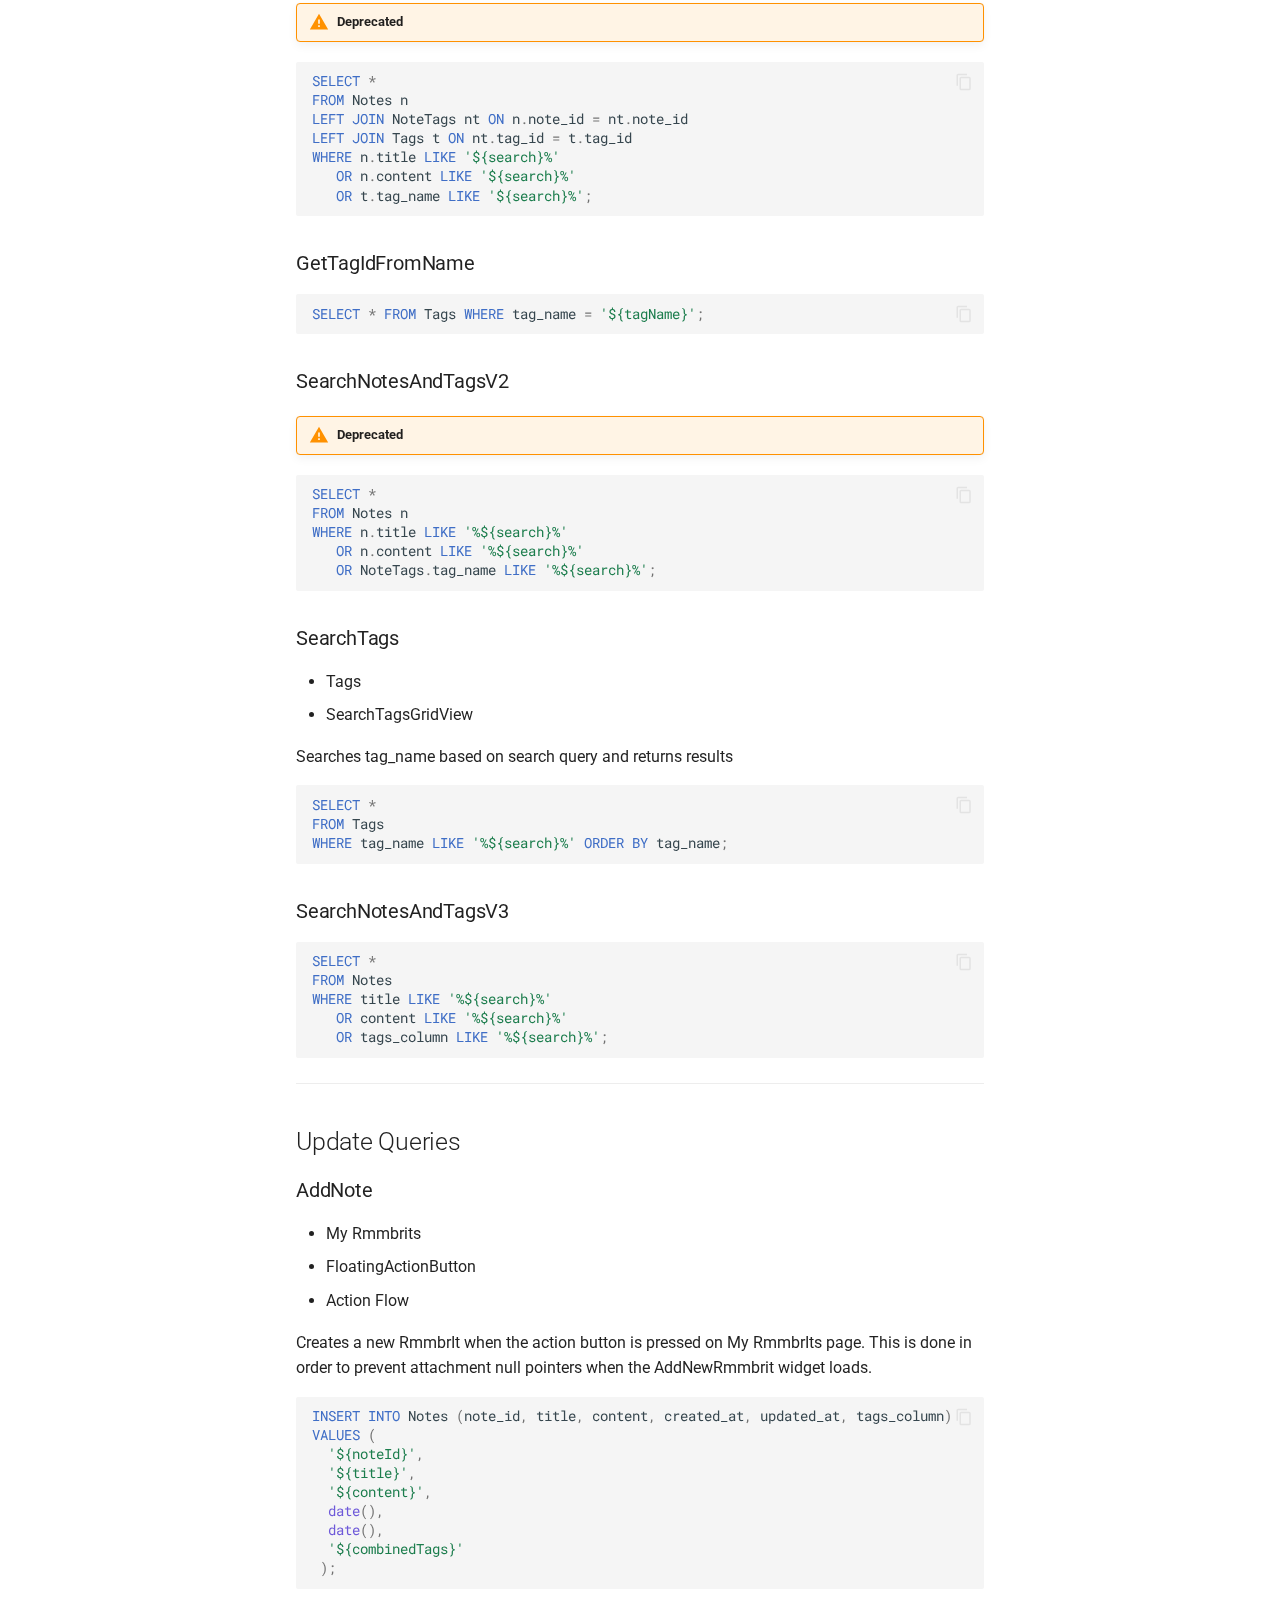
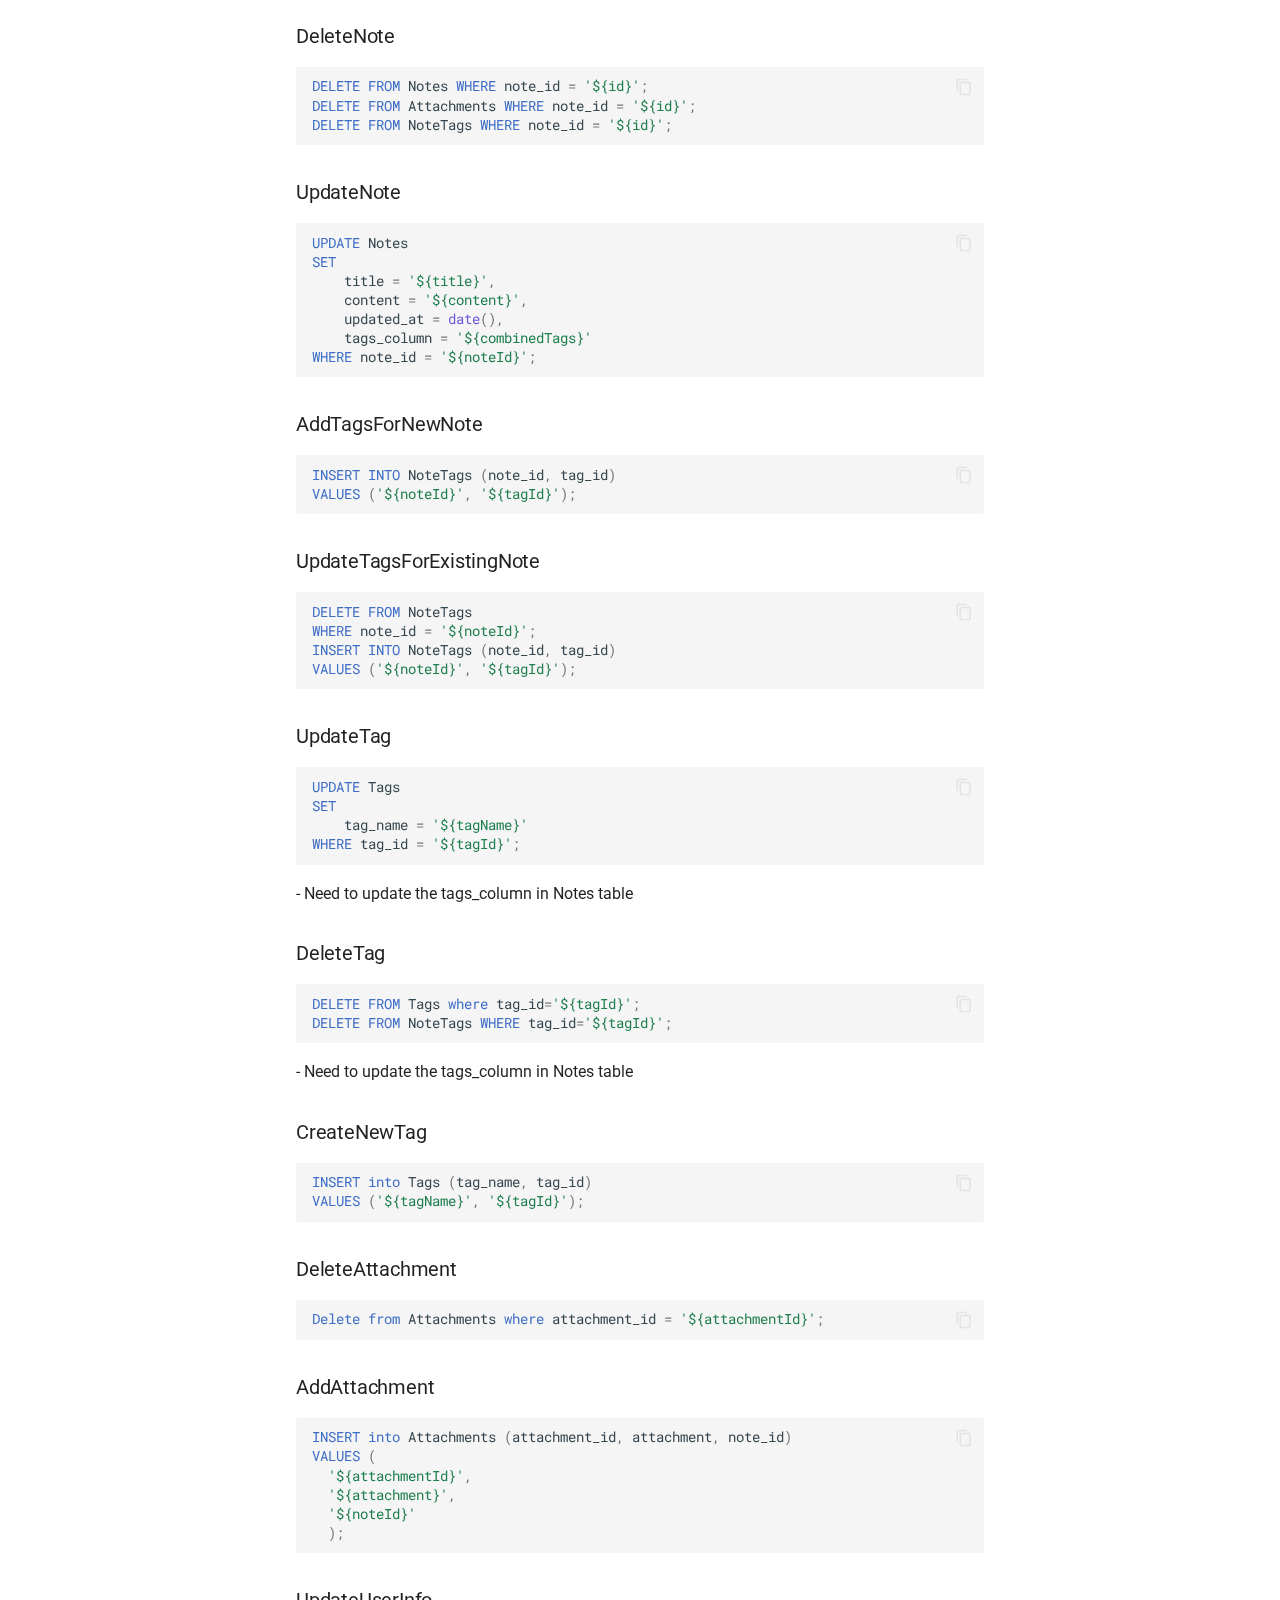
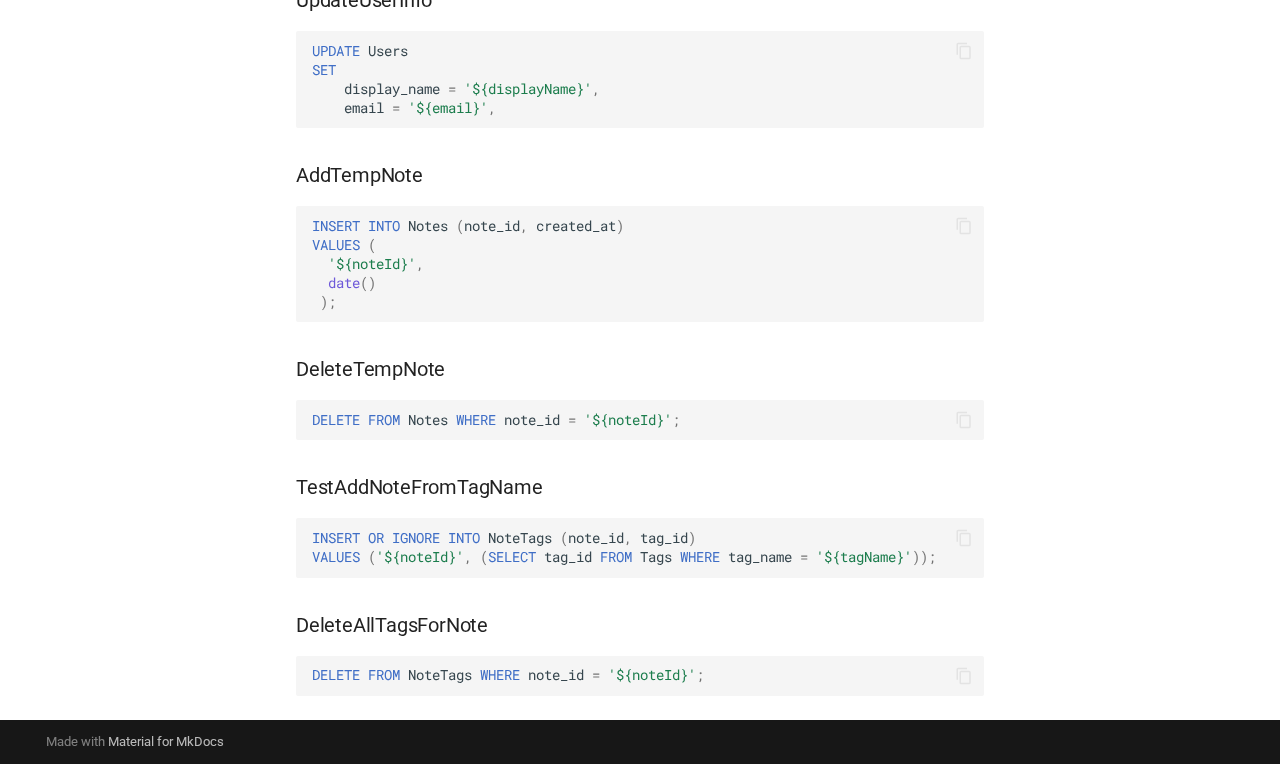
<file: Database/queries/index.html>
<!doctype html>
<html lang="en" class="no-js">
  <head>
    
      <meta charset="utf-8">
      <meta name="viewport" content="width=device-width,initial-scale=1">
      
      
      
      
        <link rel="prev" href="../nosql-db-design/">
      
      
      
      <link rel="icon" href="../../assets/images/favicon.png">
      <meta name="generator" content="mkdocs-1.6.1, mkdocs-material-9.6.16">
    
    
      
        <title>Queries - RmmbrIt</title>
      
    
    
      <link rel="stylesheet" href="../../assets/stylesheets/main.7e37652d.min.css">
      
        
        <link rel="stylesheet" href="../../assets/stylesheets/palette.06af60db.min.css">
      
      


    
    
      
    
    
      
        
        
        <link rel="preconnect" href="https://fonts.gstatic.com" crossorigin>
        <link rel="stylesheet" href="https://fonts.googleapis.com/css?family=Roboto:300,300i,400,400i,700,700i%7CRoboto+Mono:400,400i,700,700i&display=fallback">
        <style>:root{--md-text-font:"Roboto";--md-code-font:"Roboto Mono"}</style>
      
    
    
    <script>__md_scope=new URL("../..",location),__md_hash=e=>[...e].reduce(((e,_)=>(e<<5)-e+_.charCodeAt(0)),0),__md_get=(e,_=localStorage,t=__md_scope)=>JSON.parse(_.getItem(t.pathname+"."+e)),__md_set=(e,_,t=localStorage,a=__md_scope)=>{try{t.setItem(a.pathname+"."+e,JSON.stringify(_))}catch(e){}}</script>
    
      

    
    
    
  </head>
  
  
    
    
      
    
    
    
    
    <body dir="ltr" data-md-color-scheme="default" data-md-color-primary="indigo" data-md-color-accent="indigo">
  
    
    <input class="md-toggle" data-md-toggle="drawer" type="checkbox" id="__drawer" autocomplete="off">
    <input class="md-toggle" data-md-toggle="search" type="checkbox" id="__search" autocomplete="off">
    <label class="md-overlay" for="__drawer"></label>
    <div data-md-component="skip">
      
        
        <a href="#queries" class="md-skip">
          Skip to content
        </a>
      
    </div>
    <div data-md-component="announce">
      
    </div>
    
    
      

<header class="md-header" data-md-component="header">
  <nav class="md-header__inner md-grid" aria-label="Header">
    <a href="../.." title="RmmbrIt" class="md-header__button md-logo" aria-label="RmmbrIt" data-md-component="logo">
      
  
  <svg xmlns="http://www.w3.org/2000/svg" viewBox="0 0 24 24"><path d="M12 8a3 3 0 0 0 3-3 3 3 0 0 0-3-3 3 3 0 0 0-3 3 3 3 0 0 0 3 3m0 3.54C9.64 9.35 6.5 8 3 8v11c3.5 0 6.64 1.35 9 3.54 2.36-2.19 5.5-3.54 9-3.54V8c-3.5 0-6.64 1.35-9 3.54"/></svg>

    </a>
    <label class="md-header__button md-icon" for="__drawer">
      
      <svg xmlns="http://www.w3.org/2000/svg" viewBox="0 0 24 24"><path d="M3 6h18v2H3zm0 5h18v2H3zm0 5h18v2H3z"/></svg>
    </label>
    <div class="md-header__title" data-md-component="header-title">
      <div class="md-header__ellipsis">
        <div class="md-header__topic">
          <span class="md-ellipsis">
            RmmbrIt
          </span>
        </div>
        <div class="md-header__topic" data-md-component="header-topic">
          <span class="md-ellipsis">
            
              Queries
            
          </span>
        </div>
      </div>
    </div>
    
      
        <form class="md-header__option" data-md-component="palette">
  
    
    
    
    <input class="md-option" data-md-color-media="(prefers-color-scheme)" data-md-color-scheme="default" data-md-color-primary="indigo" data-md-color-accent="indigo"  aria-label="Switch to light mode"  type="radio" name="__palette" id="__palette_0">
    
      <label class="md-header__button md-icon" title="Switch to light mode" for="__palette_1" hidden>
        <svg xmlns="http://www.w3.org/2000/svg" viewBox="0 0 24 24"><path d="m14.3 16-.7-2h-3.2l-.7 2H7.8L11 7h2l3.2 9zM20 8.69V4h-4.69L12 .69 8.69 4H4v4.69L.69 12 4 15.31V20h4.69L12 23.31 15.31 20H20v-4.69L23.31 12zm-9.15 3.96h2.3L12 9z"/></svg>
      </label>
    
  
    
    
    
    <input class="md-option" data-md-color-media="(prefers-color-scheme: light)" data-md-color-scheme="default" data-md-color-primary="indigo" data-md-color-accent="indigo"  aria-label="Switch to dark mode"  type="radio" name="__palette" id="__palette_1">
    
      <label class="md-header__button md-icon" title="Switch to dark mode" for="__palette_2" hidden>
        <svg xmlns="http://www.w3.org/2000/svg" viewBox="0 0 24 24"><path d="M12 8a4 4 0 0 0-4 4 4 4 0 0 0 4 4 4 4 0 0 0 4-4 4 4 0 0 0-4-4m0 10a6 6 0 0 1-6-6 6 6 0 0 1 6-6 6 6 0 0 1 6 6 6 6 0 0 1-6 6m8-9.31V4h-4.69L12 .69 8.69 4H4v4.69L.69 12 4 15.31V20h4.69L12 23.31 15.31 20H20v-4.69L23.31 12z"/></svg>
      </label>
    
  
    
    
    
    <input class="md-option" data-md-color-media="(prefers-color-scheme: dark)" data-md-color-scheme="slate" data-md-color-primary="indigo" data-md-color-accent="indigo"  aria-label="Switch to system preference"  type="radio" name="__palette" id="__palette_2">
    
      <label class="md-header__button md-icon" title="Switch to system preference" for="__palette_0" hidden>
        <svg xmlns="http://www.w3.org/2000/svg" viewBox="0 0 24 24"><path d="M12 18c-.89 0-1.74-.2-2.5-.55C11.56 16.5 13 14.42 13 12s-1.44-4.5-3.5-5.45C10.26 6.2 11.11 6 12 6a6 6 0 0 1 6 6 6 6 0 0 1-6 6m8-9.31V4h-4.69L12 .69 8.69 4H4v4.69L.69 12 4 15.31V20h4.69L12 23.31 15.31 20H20v-4.69L23.31 12z"/></svg>
      </label>
    
  
</form>
      
    
    
      <script>var palette=__md_get("__palette");if(palette&&palette.color){if("(prefers-color-scheme)"===palette.color.media){var media=matchMedia("(prefers-color-scheme: light)"),input=document.querySelector(media.matches?"[data-md-color-media='(prefers-color-scheme: light)']":"[data-md-color-media='(prefers-color-scheme: dark)']");palette.color.media=input.getAttribute("data-md-color-media"),palette.color.scheme=input.getAttribute("data-md-color-scheme"),palette.color.primary=input.getAttribute("data-md-color-primary"),palette.color.accent=input.getAttribute("data-md-color-accent")}for(var[key,value]of Object.entries(palette.color))document.body.setAttribute("data-md-color-"+key,value)}</script>
    
    
    
      
      
        <label class="md-header__button md-icon" for="__search">
          
          <svg xmlns="http://www.w3.org/2000/svg" viewBox="0 0 24 24"><path d="M9.5 3A6.5 6.5 0 0 1 16 9.5c0 1.61-.59 3.09-1.56 4.23l.27.27h.79l5 5-1.5 1.5-5-5v-.79l-.27-.27A6.52 6.52 0 0 1 9.5 16 6.5 6.5 0 0 1 3 9.5 6.5 6.5 0 0 1 9.5 3m0 2C7 5 5 7 5 9.5S7 14 9.5 14 14 12 14 9.5 12 5 9.5 5"/></svg>
        </label>
        <div class="md-search" data-md-component="search" role="dialog">
  <label class="md-search__overlay" for="__search"></label>
  <div class="md-search__inner" role="search">
    <form class="md-search__form" name="search">
      <input type="text" class="md-search__input" name="query" aria-label="Search" placeholder="Search" autocapitalize="off" autocorrect="off" autocomplete="off" spellcheck="false" data-md-component="search-query" required>
      <label class="md-search__icon md-icon" for="__search">
        
        <svg xmlns="http://www.w3.org/2000/svg" viewBox="0 0 24 24"><path d="M9.5 3A6.5 6.5 0 0 1 16 9.5c0 1.61-.59 3.09-1.56 4.23l.27.27h.79l5 5-1.5 1.5-5-5v-.79l-.27-.27A6.52 6.52 0 0 1 9.5 16 6.5 6.5 0 0 1 3 9.5 6.5 6.5 0 0 1 9.5 3m0 2C7 5 5 7 5 9.5S7 14 9.5 14 14 12 14 9.5 12 5 9.5 5"/></svg>
        
        <svg xmlns="http://www.w3.org/2000/svg" viewBox="0 0 24 24"><path d="M20 11v2H8l5.5 5.5-1.42 1.42L4.16 12l7.92-7.92L13.5 5.5 8 11z"/></svg>
      </label>
      <nav class="md-search__options" aria-label="Search">
        
        <button type="reset" class="md-search__icon md-icon" title="Clear" aria-label="Clear" tabindex="-1">
          
          <svg xmlns="http://www.w3.org/2000/svg" viewBox="0 0 24 24"><path d="M19 6.41 17.59 5 12 10.59 6.41 5 5 6.41 10.59 12 5 17.59 6.41 19 12 13.41 17.59 19 19 17.59 13.41 12z"/></svg>
        </button>
      </nav>
      
    </form>
    <div class="md-search__output">
      <div class="md-search__scrollwrap" tabindex="0" data-md-scrollfix>
        <div class="md-search-result" data-md-component="search-result">
          <div class="md-search-result__meta">
            Initializing search
          </div>
          <ol class="md-search-result__list" role="presentation"></ol>
        </div>
      </div>
    </div>
  </div>
</div>
      
    
    
  </nav>
  
</header>
    
    <div class="md-container" data-md-component="container">
      
      
        
          
            
<nav class="md-tabs" aria-label="Tabs" data-md-component="tabs">
  <div class="md-grid">
    <ul class="md-tabs__list">
      
        
  
  
  
  
    <li class="md-tabs__item">
      <a href="../.." class="md-tabs__link">
        
  
  
    
  
  RmmbrIt

      </a>
    </li>
  

      
        
  
  
  
    
  
  
    
    
      <li class="md-tabs__item md-tabs__item--active">
        <a href="../database-design/" class="md-tabs__link">
          
  
  
  Database

        </a>
      </li>
    
  

      
    </ul>
  </div>
</nav>
          
        
      
      <main class="md-main" data-md-component="main">
        <div class="md-main__inner md-grid">
          
            
              
              <div class="md-sidebar md-sidebar--primary" data-md-component="sidebar" data-md-type="navigation" >
                <div class="md-sidebar__scrollwrap">
                  <div class="md-sidebar__inner">
                    


  


<nav class="md-nav md-nav--primary md-nav--lifted" aria-label="Navigation" data-md-level="0">
  <label class="md-nav__title" for="__drawer">
    <a href="../.." title="RmmbrIt" class="md-nav__button md-logo" aria-label="RmmbrIt" data-md-component="logo">
      
  
  <svg xmlns="http://www.w3.org/2000/svg" viewBox="0 0 24 24"><path d="M12 8a3 3 0 0 0 3-3 3 3 0 0 0-3-3 3 3 0 0 0-3 3 3 3 0 0 0 3 3m0 3.54C9.64 9.35 6.5 8 3 8v11c3.5 0 6.64 1.35 9 3.54 2.36-2.19 5.5-3.54 9-3.54V8c-3.5 0-6.64 1.35-9 3.54"/></svg>

    </a>
    RmmbrIt
  </label>
  
  <ul class="md-nav__list" data-md-scrollfix>
    
      
      
  
  
  
  
    <li class="md-nav__item">
      <a href="../.." class="md-nav__link">
        
  
  
  <span class="md-ellipsis">
    RmmbrIt
    
  </span>
  

      </a>
    </li>
  

    
      
      
  
  
    
  
  
  
    
    
    
    
      
        
        
      
      
    
    
    <li class="md-nav__item md-nav__item--active md-nav__item--section md-nav__item--nested">
      
        
        
        <input class="md-nav__toggle md-toggle " type="checkbox" id="__nav_2" checked>
        
          
          <label class="md-nav__link" for="__nav_2" id="__nav_2_label" tabindex="">
            
  
  
  <span class="md-ellipsis">
    Database
    
  </span>
  

            <span class="md-nav__icon md-icon"></span>
          </label>
        
        <nav class="md-nav" data-md-level="1" aria-labelledby="__nav_2_label" aria-expanded="true">
          <label class="md-nav__title" for="__nav_2">
            <span class="md-nav__icon md-icon"></span>
            Database
          </label>
          <ul class="md-nav__list" data-md-scrollfix>
            
              
                
  
  
  
  
    <li class="md-nav__item">
      <a href="../database-design/" class="md-nav__link">
        
  
  
  <span class="md-ellipsis">
    Database Design
    
  </span>
  

      </a>
    </li>
  

              
            
              
                
  
  
  
  
    <li class="md-nav__item">
      <a href="../mysql-db-design/" class="md-nav__link">
        
  
  
  <span class="md-ellipsis">
    MySQL Database Design
    
  </span>
  

      </a>
    </li>
  

              
            
              
                
  
  
  
  
    <li class="md-nav__item">
      <a href="../nosql-db-design/" class="md-nav__link">
        
  
  
  <span class="md-ellipsis">
    NoSQL Database Design
    
  </span>
  

      </a>
    </li>
  

              
            
              
                
  
  
    
  
  
  
    <li class="md-nav__item md-nav__item--active">
      
      <input class="md-nav__toggle md-toggle" type="checkbox" id="__toc">
      
      
        
      
      
        <label class="md-nav__link md-nav__link--active" for="__toc">
          
  
  
  <span class="md-ellipsis">
    Queries
    
  </span>
  

          <span class="md-nav__icon md-icon"></span>
        </label>
      
      <a href="./" class="md-nav__link md-nav__link--active">
        
  
  
  <span class="md-ellipsis">
    Queries
    
  </span>
  

      </a>
      
        

<nav class="md-nav md-nav--secondary" aria-label="Table of contents">
  
  
  
    
  
  
    <label class="md-nav__title" for="__toc">
      <span class="md-nav__icon md-icon"></span>
      Table of contents
    </label>
    <ul class="md-nav__list" data-md-component="toc" data-md-scrollfix>
      
        <li class="md-nav__item">
  <a href="#read-queries" class="md-nav__link">
    <span class="md-ellipsis">
      Read Queries
    </span>
  </a>
  
    <nav class="md-nav" aria-label="Read Queries">
      <ul class="md-nav__list">
        
          <li class="md-nav__item">
  <a href="#getallnotes" class="md-nav__link">
    <span class="md-ellipsis">
      GetAllNotes
    </span>
  </a>
  
</li>
        
          <li class="md-nav__item">
  <a href="#getnotetags" class="md-nav__link">
    <span class="md-ellipsis">
      GetNoteTags
    </span>
  </a>
  
</li>
        
          <li class="md-nav__item">
  <a href="#getalltags" class="md-nav__link">
    <span class="md-ellipsis">
      GetAllTags
    </span>
  </a>
  
</li>
        
          <li class="md-nav__item">
  <a href="#getnote" class="md-nav__link">
    <span class="md-ellipsis">
      GetNote
    </span>
  </a>
  
</li>
        
          <li class="md-nav__item">
  <a href="#gettagsfornote" class="md-nav__link">
    <span class="md-ellipsis">
      GetTagsForNote
    </span>
  </a>
  
</li>
        
          <li class="md-nav__item">
  <a href="#getuserinfo" class="md-nav__link">
    <span class="md-ellipsis">
      GetUserInfo
    </span>
  </a>
  
</li>
        
          <li class="md-nav__item">
  <a href="#getattachmentsfornote" class="md-nav__link">
    <span class="md-ellipsis">
      GetAttachmentsForNote
    </span>
  </a>
  
</li>
        
          <li class="md-nav__item">
  <a href="#searchnotesandtags" class="md-nav__link">
    <span class="md-ellipsis">
      SearchNotesAndTags
    </span>
  </a>
  
</li>
        
          <li class="md-nav__item">
  <a href="#gettagidfromname" class="md-nav__link">
    <span class="md-ellipsis">
      GetTagIdFromName
    </span>
  </a>
  
</li>
        
          <li class="md-nav__item">
  <a href="#searchnotesandtagsv2" class="md-nav__link">
    <span class="md-ellipsis">
      SearchNotesAndTagsV2
    </span>
  </a>
  
</li>
        
          <li class="md-nav__item">
  <a href="#searchtags" class="md-nav__link">
    <span class="md-ellipsis">
      SearchTags
    </span>
  </a>
  
</li>
        
          <li class="md-nav__item">
  <a href="#searchnotesandtagsv3" class="md-nav__link">
    <span class="md-ellipsis">
      SearchNotesAndTagsV3
    </span>
  </a>
  
</li>
        
      </ul>
    </nav>
  
</li>
      
        <li class="md-nav__item">
  <a href="#update-queries" class="md-nav__link">
    <span class="md-ellipsis">
      Update Queries
    </span>
  </a>
  
    <nav class="md-nav" aria-label="Update Queries">
      <ul class="md-nav__list">
        
          <li class="md-nav__item">
  <a href="#addnote" class="md-nav__link">
    <span class="md-ellipsis">
      AddNote
    </span>
  </a>
  
</li>
        
          <li class="md-nav__item">
  <a href="#deletenote" class="md-nav__link">
    <span class="md-ellipsis">
      DeleteNote
    </span>
  </a>
  
</li>
        
          <li class="md-nav__item">
  <a href="#updatenote" class="md-nav__link">
    <span class="md-ellipsis">
      UpdateNote
    </span>
  </a>
  
</li>
        
          <li class="md-nav__item">
  <a href="#addtagsfornewnote" class="md-nav__link">
    <span class="md-ellipsis">
      AddTagsForNewNote
    </span>
  </a>
  
</li>
        
          <li class="md-nav__item">
  <a href="#updatetagsforexistingnote" class="md-nav__link">
    <span class="md-ellipsis">
      UpdateTagsForExistingNote
    </span>
  </a>
  
</li>
        
          <li class="md-nav__item">
  <a href="#updatetag" class="md-nav__link">
    <span class="md-ellipsis">
      UpdateTag
    </span>
  </a>
  
</li>
        
          <li class="md-nav__item">
  <a href="#deletetag" class="md-nav__link">
    <span class="md-ellipsis">
      DeleteTag
    </span>
  </a>
  
</li>
        
          <li class="md-nav__item">
  <a href="#createnewtag" class="md-nav__link">
    <span class="md-ellipsis">
      CreateNewTag
    </span>
  </a>
  
</li>
        
          <li class="md-nav__item">
  <a href="#deleteattachment" class="md-nav__link">
    <span class="md-ellipsis">
      DeleteAttachment
    </span>
  </a>
  
</li>
        
          <li class="md-nav__item">
  <a href="#addattachment" class="md-nav__link">
    <span class="md-ellipsis">
      AddAttachment
    </span>
  </a>
  
</li>
        
          <li class="md-nav__item">
  <a href="#updateuserinfo" class="md-nav__link">
    <span class="md-ellipsis">
      UpdateUserInfo
    </span>
  </a>
  
</li>
        
          <li class="md-nav__item">
  <a href="#addtempnote" class="md-nav__link">
    <span class="md-ellipsis">
      AddTempNote
    </span>
  </a>
  
</li>
        
          <li class="md-nav__item">
  <a href="#deletetempnote" class="md-nav__link">
    <span class="md-ellipsis">
      DeleteTempNote
    </span>
  </a>
  
</li>
        
          <li class="md-nav__item">
  <a href="#testaddnotefromtagname" class="md-nav__link">
    <span class="md-ellipsis">
      TestAddNoteFromTagName
    </span>
  </a>
  
</li>
        
          <li class="md-nav__item">
  <a href="#deletealltagsfornote" class="md-nav__link">
    <span class="md-ellipsis">
      DeleteAllTagsForNote
    </span>
  </a>
  
</li>
        
      </ul>
    </nav>
  
</li>
      
    </ul>
  
</nav>
      
    </li>
  

              
            
          </ul>
        </nav>
      
    </li>
  

    
  </ul>
</nav>
                  </div>
                </div>
              </div>
            
            
              
              <div class="md-sidebar md-sidebar--secondary" data-md-component="sidebar" data-md-type="toc" >
                <div class="md-sidebar__scrollwrap">
                  <div class="md-sidebar__inner">
                    

<nav class="md-nav md-nav--secondary" aria-label="Table of contents">
  
  
  
    
  
  
    <label class="md-nav__title" for="__toc">
      <span class="md-nav__icon md-icon"></span>
      Table of contents
    </label>
    <ul class="md-nav__list" data-md-component="toc" data-md-scrollfix>
      
        <li class="md-nav__item">
  <a href="#read-queries" class="md-nav__link">
    <span class="md-ellipsis">
      Read Queries
    </span>
  </a>
  
    <nav class="md-nav" aria-label="Read Queries">
      <ul class="md-nav__list">
        
          <li class="md-nav__item">
  <a href="#getallnotes" class="md-nav__link">
    <span class="md-ellipsis">
      GetAllNotes
    </span>
  </a>
  
</li>
        
          <li class="md-nav__item">
  <a href="#getnotetags" class="md-nav__link">
    <span class="md-ellipsis">
      GetNoteTags
    </span>
  </a>
  
</li>
        
          <li class="md-nav__item">
  <a href="#getalltags" class="md-nav__link">
    <span class="md-ellipsis">
      GetAllTags
    </span>
  </a>
  
</li>
        
          <li class="md-nav__item">
  <a href="#getnote" class="md-nav__link">
    <span class="md-ellipsis">
      GetNote
    </span>
  </a>
  
</li>
        
          <li class="md-nav__item">
  <a href="#gettagsfornote" class="md-nav__link">
    <span class="md-ellipsis">
      GetTagsForNote
    </span>
  </a>
  
</li>
        
          <li class="md-nav__item">
  <a href="#getuserinfo" class="md-nav__link">
    <span class="md-ellipsis">
      GetUserInfo
    </span>
  </a>
  
</li>
        
          <li class="md-nav__item">
  <a href="#getattachmentsfornote" class="md-nav__link">
    <span class="md-ellipsis">
      GetAttachmentsForNote
    </span>
  </a>
  
</li>
        
          <li class="md-nav__item">
  <a href="#searchnotesandtags" class="md-nav__link">
    <span class="md-ellipsis">
      SearchNotesAndTags
    </span>
  </a>
  
</li>
        
          <li class="md-nav__item">
  <a href="#gettagidfromname" class="md-nav__link">
    <span class="md-ellipsis">
      GetTagIdFromName
    </span>
  </a>
  
</li>
        
          <li class="md-nav__item">
  <a href="#searchnotesandtagsv2" class="md-nav__link">
    <span class="md-ellipsis">
      SearchNotesAndTagsV2
    </span>
  </a>
  
</li>
        
          <li class="md-nav__item">
  <a href="#searchtags" class="md-nav__link">
    <span class="md-ellipsis">
      SearchTags
    </span>
  </a>
  
</li>
        
          <li class="md-nav__item">
  <a href="#searchnotesandtagsv3" class="md-nav__link">
    <span class="md-ellipsis">
      SearchNotesAndTagsV3
    </span>
  </a>
  
</li>
        
      </ul>
    </nav>
  
</li>
      
        <li class="md-nav__item">
  <a href="#update-queries" class="md-nav__link">
    <span class="md-ellipsis">
      Update Queries
    </span>
  </a>
  
    <nav class="md-nav" aria-label="Update Queries">
      <ul class="md-nav__list">
        
          <li class="md-nav__item">
  <a href="#addnote" class="md-nav__link">
    <span class="md-ellipsis">
      AddNote
    </span>
  </a>
  
</li>
        
          <li class="md-nav__item">
  <a href="#deletenote" class="md-nav__link">
    <span class="md-ellipsis">
      DeleteNote
    </span>
  </a>
  
</li>
        
          <li class="md-nav__item">
  <a href="#updatenote" class="md-nav__link">
    <span class="md-ellipsis">
      UpdateNote
    </span>
  </a>
  
</li>
        
          <li class="md-nav__item">
  <a href="#addtagsfornewnote" class="md-nav__link">
    <span class="md-ellipsis">
      AddTagsForNewNote
    </span>
  </a>
  
</li>
        
          <li class="md-nav__item">
  <a href="#updatetagsforexistingnote" class="md-nav__link">
    <span class="md-ellipsis">
      UpdateTagsForExistingNote
    </span>
  </a>
  
</li>
        
          <li class="md-nav__item">
  <a href="#updatetag" class="md-nav__link">
    <span class="md-ellipsis">
      UpdateTag
    </span>
  </a>
  
</li>
        
          <li class="md-nav__item">
  <a href="#deletetag" class="md-nav__link">
    <span class="md-ellipsis">
      DeleteTag
    </span>
  </a>
  
</li>
        
          <li class="md-nav__item">
  <a href="#createnewtag" class="md-nav__link">
    <span class="md-ellipsis">
      CreateNewTag
    </span>
  </a>
  
</li>
        
          <li class="md-nav__item">
  <a href="#deleteattachment" class="md-nav__link">
    <span class="md-ellipsis">
      DeleteAttachment
    </span>
  </a>
  
</li>
        
          <li class="md-nav__item">
  <a href="#addattachment" class="md-nav__link">
    <span class="md-ellipsis">
      AddAttachment
    </span>
  </a>
  
</li>
        
          <li class="md-nav__item">
  <a href="#updateuserinfo" class="md-nav__link">
    <span class="md-ellipsis">
      UpdateUserInfo
    </span>
  </a>
  
</li>
        
          <li class="md-nav__item">
  <a href="#addtempnote" class="md-nav__link">
    <span class="md-ellipsis">
      AddTempNote
    </span>
  </a>
  
</li>
        
          <li class="md-nav__item">
  <a href="#deletetempnote" class="md-nav__link">
    <span class="md-ellipsis">
      DeleteTempNote
    </span>
  </a>
  
</li>
        
          <li class="md-nav__item">
  <a href="#testaddnotefromtagname" class="md-nav__link">
    <span class="md-ellipsis">
      TestAddNoteFromTagName
    </span>
  </a>
  
</li>
        
          <li class="md-nav__item">
  <a href="#deletealltagsfornote" class="md-nav__link">
    <span class="md-ellipsis">
      DeleteAllTagsForNote
    </span>
  </a>
  
</li>
        
      </ul>
    </nav>
  
</li>
      
    </ul>
  
</nav>
                  </div>
                </div>
              </div>
            
          
          
            <div class="md-content" data-md-component="content">
              <article class="md-content__inner md-typeset">
                
                  



<h1 id="queries">Queries</h1>
<h2 id="read-queries">Read Queries</h2>
<h3 id="getallnotes">GetAllNotes</h3>
<ul>
<li>My Rmmbrits</li>
<li>MyRmmbritsListView</li>
</ul>
<p>Used to display all RmmbrIts on the home page</p>
<div class="language-sql highlight"><pre><span></span><code><span id="__span-0-1"><a id="__codelineno-0-1" name="__codelineno-0-1" href="#__codelineno-0-1"></a><span class="k">Select</span><span class="w"> </span><span class="o">*</span><span class="w"> </span><span class="k">from</span><span class="w"> </span><span class="n">Notes</span>
</span></code></pre></div>
<h3 id="getnotetags">GetNoteTags</h3>
<div class="language-sql highlight"><pre><span></span><code><span id="__span-1-1"><a id="__codelineno-1-1" name="__codelineno-1-1" href="#__codelineno-1-1"></a><span class="k">Select</span><span class="w"> </span><span class="o">*</span><span class="w"> </span><span class="k">from</span><span class="w"> </span><span class="n">NoteTags</span><span class="w"> </span><span class="k">where</span>
</span><span id="__span-1-2"><a id="__codelineno-1-2" name="__codelineno-1-2" href="#__codelineno-1-2"></a><span class="n">note_id</span><span class="w"> </span><span class="o">=</span><span class="w"> </span><span class="s1">&#39;${noteId}&#39;</span><span class="p">;</span>
</span></code></pre></div>
<h3 id="getalltags">GetAllTags</h3>
<ul>
<li>Add New RmmbrIt</li>
<li>AllTagsChoiceChips</li>
</ul>
<div class="language-sql highlight"><pre><span></span><code><span id="__span-2-1"><a id="__codelineno-2-1" name="__codelineno-2-1" href="#__codelineno-2-1"></a><span class="k">Select</span><span class="w"> </span><span class="o">*</span><span class="w"> </span><span class="k">from</span><span class="w"> </span><span class="n">Tags</span><span class="w"> </span><span class="k">ORDER</span><span class="w"> </span><span class="k">BY</span><span class="w"> </span><span class="n">tag_name</span><span class="p">;</span>
</span></code></pre></div>
<h3 id="getnote">GetNote</h3>
<div class="language-sql highlight"><pre><span></span><code><span id="__span-3-1"><a id="__codelineno-3-1" name="__codelineno-3-1" href="#__codelineno-3-1"></a><span class="k">Select</span><span class="w"> </span><span class="o">*</span><span class="w"> </span><span class="k">from</span><span class="w"> </span><span class="n">Notes</span><span class="w"> </span><span class="k">where</span><span class="w"> </span><span class="n">note_id</span><span class="w"> </span><span class="o">=</span><span class="w"> </span><span class="s1">&#39;${noteId}&#39;</span>
</span></code></pre></div>
<h3 id="gettagsfornote">GetTagsForNote</h3>
<ul>
<li>My Rmmbrits</li>
<li>TagsRow GridView</li>
<li>Edit Rmmbrit</li>
<li>Container</li>
</ul>
<div class="language-sql highlight"><pre><span></span><code><span id="__span-4-1"><a id="__codelineno-4-1" name="__codelineno-4-1" href="#__codelineno-4-1"></a><span class="k">SELECT</span><span class="w"> </span><span class="o">*</span>
</span><span id="__span-4-2"><a id="__codelineno-4-2" name="__codelineno-4-2" href="#__codelineno-4-2"></a><span class="k">FROM</span><span class="w"> </span><span class="n">Tags</span><span class="w"> </span><span class="n">t</span>
</span><span id="__span-4-3"><a id="__codelineno-4-3" name="__codelineno-4-3" href="#__codelineno-4-3"></a><span class="k">JOIN</span><span class="w"> </span><span class="n">NoteTags</span><span class="w"> </span><span class="n">nt</span><span class="w"> </span><span class="k">ON</span><span class="w"> </span><span class="n">t</span><span class="p">.</span><span class="n">tag_id</span><span class="w"> </span><span class="o">=</span><span class="w"> </span><span class="n">nt</span><span class="p">.</span><span class="n">tag_id</span>
</span><span id="__span-4-4"><a id="__codelineno-4-4" name="__codelineno-4-4" href="#__codelineno-4-4"></a><span class="k">WHERE</span><span class="w"> </span><span class="n">nt</span><span class="p">.</span><span class="n">note_id</span><span class="w"> </span><span class="o">=</span><span class="w"> </span><span class="s1">&#39;${noteId}&#39;</span><span class="w"> </span><span class="k">ORDER</span><span class="w"> </span><span class="k">BY</span><span class="w"> </span><span class="n">tag_name</span><span class="p">;</span>
</span></code></pre></div>
<h3 id="getuserinfo">GetUserInfo</h3>
<div class="language-sql highlight"><pre><span></span><code><span id="__span-5-1"><a id="__codelineno-5-1" name="__codelineno-5-1" href="#__codelineno-5-1"></a><span class="k">Select</span><span class="w"> </span><span class="o">*</span><span class="w"> </span><span class="k">from</span><span class="w"> </span><span class="n">Users</span><span class="w"> </span><span class="k">where</span><span class="w"> </span><span class="n">user_id</span><span class="w"> </span><span class="o">=</span><span class="w"> </span><span class="s1">&#39;new-user-1&#39;</span><span class="p">;</span>
</span></code></pre></div>
<h3 id="getattachmentsfornote">GetAttachmentsForNote</h3>
<div class="language-sql highlight"><pre><span></span><code><span id="__span-6-1"><a id="__codelineno-6-1" name="__codelineno-6-1" href="#__codelineno-6-1"></a><span class="k">SELECT</span><span class="w"> </span><span class="o">*</span>
</span><span id="__span-6-2"><a id="__codelineno-6-2" name="__codelineno-6-2" href="#__codelineno-6-2"></a><span class="k">FROM</span><span class="w"> </span><span class="n">Attachments</span>
</span><span id="__span-6-3"><a id="__codelineno-6-3" name="__codelineno-6-3" href="#__codelineno-6-3"></a><span class="k">WHERE</span><span class="w"> </span><span class="n">note_id</span><span class="w"> </span><span class="o">=</span><span class="w"> </span><span class="s1">&#39;${noteId}&#39;</span><span class="p">;</span>
</span></code></pre></div>
<h3 id="searchnotesandtags">SearchNotesAndTags</h3>
<div class="admonition warning">
<p class="admonition-title">Deprecated</p>
</div>
<div class="language-sql highlight"><pre><span></span><code><span id="__span-7-1"><a id="__codelineno-7-1" name="__codelineno-7-1" href="#__codelineno-7-1"></a><span class="k">SELECT</span><span class="w"> </span><span class="o">*</span>
</span><span id="__span-7-2"><a id="__codelineno-7-2" name="__codelineno-7-2" href="#__codelineno-7-2"></a><span class="k">FROM</span><span class="w"> </span><span class="n">Notes</span><span class="w"> </span><span class="n">n</span>
</span><span id="__span-7-3"><a id="__codelineno-7-3" name="__codelineno-7-3" href="#__codelineno-7-3"></a><span class="k">LEFT</span><span class="w"> </span><span class="k">JOIN</span><span class="w"> </span><span class="n">NoteTags</span><span class="w"> </span><span class="n">nt</span><span class="w"> </span><span class="k">ON</span><span class="w"> </span><span class="n">n</span><span class="p">.</span><span class="n">note_id</span><span class="w"> </span><span class="o">=</span><span class="w"> </span><span class="n">nt</span><span class="p">.</span><span class="n">note_id</span>
</span><span id="__span-7-4"><a id="__codelineno-7-4" name="__codelineno-7-4" href="#__codelineno-7-4"></a><span class="k">LEFT</span><span class="w"> </span><span class="k">JOIN</span><span class="w"> </span><span class="n">Tags</span><span class="w"> </span><span class="n">t</span><span class="w"> </span><span class="k">ON</span><span class="w"> </span><span class="n">nt</span><span class="p">.</span><span class="n">tag_id</span><span class="w"> </span><span class="o">=</span><span class="w"> </span><span class="n">t</span><span class="p">.</span><span class="n">tag_id</span>
</span><span id="__span-7-5"><a id="__codelineno-7-5" name="__codelineno-7-5" href="#__codelineno-7-5"></a><span class="k">WHERE</span><span class="w"> </span><span class="n">n</span><span class="p">.</span><span class="n">title</span><span class="w"> </span><span class="k">LIKE</span><span class="w"> </span><span class="s1">&#39;${search}%&#39;</span>
</span><span id="__span-7-6"><a id="__codelineno-7-6" name="__codelineno-7-6" href="#__codelineno-7-6"></a><span class="w">   </span><span class="k">OR</span><span class="w"> </span><span class="n">n</span><span class="p">.</span><span class="n">content</span><span class="w"> </span><span class="k">LIKE</span><span class="w"> </span><span class="s1">&#39;${search}%&#39;</span>
</span><span id="__span-7-7"><a id="__codelineno-7-7" name="__codelineno-7-7" href="#__codelineno-7-7"></a><span class="w">   </span><span class="k">OR</span><span class="w"> </span><span class="n">t</span><span class="p">.</span><span class="n">tag_name</span><span class="w"> </span><span class="k">LIKE</span><span class="w"> </span><span class="s1">&#39;${search}%&#39;</span><span class="p">;</span>
</span></code></pre></div>
<h3 id="gettagidfromname">GetTagIdFromName</h3>
<div class="language-sql highlight"><pre><span></span><code><span id="__span-8-1"><a id="__codelineno-8-1" name="__codelineno-8-1" href="#__codelineno-8-1"></a><span class="k">SELECT</span><span class="w"> </span><span class="o">*</span><span class="w"> </span><span class="k">FROM</span><span class="w"> </span><span class="n">Tags</span><span class="w"> </span><span class="k">WHERE</span><span class="w"> </span><span class="n">tag_name</span><span class="w"> </span><span class="o">=</span><span class="w"> </span><span class="s1">&#39;${tagName}&#39;</span><span class="p">;</span>
</span></code></pre></div>
<h3 id="searchnotesandtagsv2">SearchNotesAndTagsV2</h3>
<div class="admonition warning">
<p class="admonition-title">Deprecated</p>
</div>
<div class="language-sql highlight"><pre><span></span><code><span id="__span-9-1"><a id="__codelineno-9-1" name="__codelineno-9-1" href="#__codelineno-9-1"></a><span class="k">SELECT</span><span class="w"> </span><span class="o">*</span>
</span><span id="__span-9-2"><a id="__codelineno-9-2" name="__codelineno-9-2" href="#__codelineno-9-2"></a><span class="k">FROM</span><span class="w"> </span><span class="n">Notes</span><span class="w"> </span><span class="n">n</span>
</span><span id="__span-9-3"><a id="__codelineno-9-3" name="__codelineno-9-3" href="#__codelineno-9-3"></a><span class="k">WHERE</span><span class="w"> </span><span class="n">n</span><span class="p">.</span><span class="n">title</span><span class="w"> </span><span class="k">LIKE</span><span class="w"> </span><span class="s1">&#39;%${search}%&#39;</span>
</span><span id="__span-9-4"><a id="__codelineno-9-4" name="__codelineno-9-4" href="#__codelineno-9-4"></a><span class="w">   </span><span class="k">OR</span><span class="w"> </span><span class="n">n</span><span class="p">.</span><span class="n">content</span><span class="w"> </span><span class="k">LIKE</span><span class="w"> </span><span class="s1">&#39;%${search}%&#39;</span>
</span><span id="__span-9-5"><a id="__codelineno-9-5" name="__codelineno-9-5" href="#__codelineno-9-5"></a><span class="w">   </span><span class="k">OR</span><span class="w"> </span><span class="n">NoteTags</span><span class="p">.</span><span class="n">tag_name</span><span class="w"> </span><span class="k">LIKE</span><span class="w"> </span><span class="s1">&#39;%${search}%&#39;</span><span class="p">;</span>
</span></code></pre></div>
<h3 id="searchtags">SearchTags</h3>
<ul>
<li>Tags</li>
<li>SearchTagsGridView</li>
</ul>
<p>Searches tag_name based on search query and returns results</p>
<div class="language-sql highlight"><pre><span></span><code><span id="__span-10-1"><a id="__codelineno-10-1" name="__codelineno-10-1" href="#__codelineno-10-1"></a><span class="k">SELECT</span><span class="w"> </span><span class="o">*</span>
</span><span id="__span-10-2"><a id="__codelineno-10-2" name="__codelineno-10-2" href="#__codelineno-10-2"></a><span class="k">FROM</span><span class="w"> </span><span class="n">Tags</span><span class="w"> </span>
</span><span id="__span-10-3"><a id="__codelineno-10-3" name="__codelineno-10-3" href="#__codelineno-10-3"></a><span class="k">WHERE</span><span class="w"> </span><span class="n">tag_name</span><span class="w"> </span><span class="k">LIKE</span><span class="w"> </span><span class="s1">&#39;%${search}%&#39;</span><span class="w"> </span><span class="k">ORDER</span><span class="w"> </span><span class="k">BY</span><span class="w"> </span><span class="n">tag_name</span><span class="p">;</span>
</span></code></pre></div>
<h3 id="searchnotesandtagsv3">SearchNotesAndTagsV3</h3>
<div class="language-sql highlight"><pre><span></span><code><span id="__span-11-1"><a id="__codelineno-11-1" name="__codelineno-11-1" href="#__codelineno-11-1"></a><span class="k">SELECT</span><span class="w"> </span><span class="o">*</span>
</span><span id="__span-11-2"><a id="__codelineno-11-2" name="__codelineno-11-2" href="#__codelineno-11-2"></a><span class="k">FROM</span><span class="w"> </span><span class="n">Notes</span>
</span><span id="__span-11-3"><a id="__codelineno-11-3" name="__codelineno-11-3" href="#__codelineno-11-3"></a><span class="k">WHERE</span><span class="w"> </span><span class="n">title</span><span class="w"> </span><span class="k">LIKE</span><span class="w"> </span><span class="s1">&#39;%${search}%&#39;</span>
</span><span id="__span-11-4"><a id="__codelineno-11-4" name="__codelineno-11-4" href="#__codelineno-11-4"></a><span class="w">   </span><span class="k">OR</span><span class="w"> </span><span class="n">content</span><span class="w"> </span><span class="k">LIKE</span><span class="w"> </span><span class="s1">&#39;%${search}%&#39;</span>
</span><span id="__span-11-5"><a id="__codelineno-11-5" name="__codelineno-11-5" href="#__codelineno-11-5"></a><span class="w">   </span><span class="k">OR</span><span class="w"> </span><span class="n">tags_column</span><span class="w"> </span><span class="k">LIKE</span><span class="w"> </span><span class="s1">&#39;%${search}%&#39;</span><span class="p">;</span>
</span></code></pre></div>
<hr />
<h2 id="update-queries">Update Queries</h2>
<h3 id="addnote">AddNote</h3>
<ul>
<li>My Rmmbrits</li>
<li>FloatingActionButton</li>
<li>Action Flow</li>
</ul>
<p>Creates a new RmmbrIt when the action button is pressed on My RmmbrIts page. This is done in order to prevent attachment null pointers when the AddNewRmmbrit widget loads.
<div class="language-sql highlight"><pre><span></span><code><span id="__span-12-1"><a id="__codelineno-12-1" name="__codelineno-12-1" href="#__codelineno-12-1"></a><span class="k">INSERT</span><span class="w"> </span><span class="k">INTO</span><span class="w"> </span><span class="n">Notes</span><span class="w"> </span><span class="p">(</span><span class="n">note_id</span><span class="p">,</span><span class="w"> </span><span class="n">title</span><span class="p">,</span><span class="w"> </span><span class="n">content</span><span class="p">,</span><span class="w"> </span><span class="n">created_at</span><span class="p">,</span><span class="w"> </span><span class="n">updated_at</span><span class="p">,</span><span class="w"> </span><span class="n">tags_column</span><span class="p">)</span><span class="w"> </span>
</span><span id="__span-12-2"><a id="__codelineno-12-2" name="__codelineno-12-2" href="#__codelineno-12-2"></a><span class="k">VALUES</span><span class="w"> </span><span class="p">(</span>
</span><span id="__span-12-3"><a id="__codelineno-12-3" name="__codelineno-12-3" href="#__codelineno-12-3"></a><span class="w">  </span><span class="s1">&#39;${noteId}&#39;</span><span class="p">,</span>
</span><span id="__span-12-4"><a id="__codelineno-12-4" name="__codelineno-12-4" href="#__codelineno-12-4"></a><span class="w">  </span><span class="s1">&#39;${title}&#39;</span><span class="p">,</span><span class="w"> </span>
</span><span id="__span-12-5"><a id="__codelineno-12-5" name="__codelineno-12-5" href="#__codelineno-12-5"></a><span class="w">  </span><span class="s1">&#39;${content}&#39;</span><span class="p">,</span><span class="w"> </span>
</span><span id="__span-12-6"><a id="__codelineno-12-6" name="__codelineno-12-6" href="#__codelineno-12-6"></a><span class="w">  </span><span class="nb">date</span><span class="p">(),</span><span class="w"> </span>
</span><span id="__span-12-7"><a id="__codelineno-12-7" name="__codelineno-12-7" href="#__codelineno-12-7"></a><span class="w">  </span><span class="nb">date</span><span class="p">(),</span>
</span><span id="__span-12-8"><a id="__codelineno-12-8" name="__codelineno-12-8" href="#__codelineno-12-8"></a><span class="w">  </span><span class="s1">&#39;${combinedTags}&#39;</span>
</span><span id="__span-12-9"><a id="__codelineno-12-9" name="__codelineno-12-9" href="#__codelineno-12-9"></a><span class="w"> </span><span class="p">);</span>
</span></code></pre></div></p>
<h3 id="deletenote">DeleteNote</h3>
<div class="language-sql highlight"><pre><span></span><code><span id="__span-13-1"><a id="__codelineno-13-1" name="__codelineno-13-1" href="#__codelineno-13-1"></a><span class="k">DELETE</span><span class="w"> </span><span class="k">FROM</span><span class="w"> </span><span class="n">Notes</span><span class="w"> </span><span class="k">WHERE</span><span class="w"> </span><span class="n">note_id</span><span class="w"> </span><span class="o">=</span><span class="w"> </span><span class="s1">&#39;${id}&#39;</span><span class="p">;</span>
</span><span id="__span-13-2"><a id="__codelineno-13-2" name="__codelineno-13-2" href="#__codelineno-13-2"></a><span class="k">DELETE</span><span class="w"> </span><span class="k">FROM</span><span class="w"> </span><span class="n">Attachments</span><span class="w"> </span><span class="k">WHERE</span><span class="w"> </span><span class="n">note_id</span><span class="w"> </span><span class="o">=</span><span class="w"> </span><span class="s1">&#39;${id}&#39;</span><span class="p">;</span>
</span><span id="__span-13-3"><a id="__codelineno-13-3" name="__codelineno-13-3" href="#__codelineno-13-3"></a><span class="k">DELETE</span><span class="w"> </span><span class="k">FROM</span><span class="w"> </span><span class="n">NoteTags</span><span class="w"> </span><span class="k">WHERE</span><span class="w"> </span><span class="n">note_id</span><span class="w"> </span><span class="o">=</span><span class="w"> </span><span class="s1">&#39;${id}&#39;</span><span class="p">;</span>
</span></code></pre></div>
<h3 id="updatenote">UpdateNote</h3>
<div class="language-sql highlight"><pre><span></span><code><span id="__span-14-1"><a id="__codelineno-14-1" name="__codelineno-14-1" href="#__codelineno-14-1"></a><span class="k">UPDATE</span><span class="w"> </span><span class="n">Notes</span>
</span><span id="__span-14-2"><a id="__codelineno-14-2" name="__codelineno-14-2" href="#__codelineno-14-2"></a><span class="k">SET</span><span class="w"> </span>
</span><span id="__span-14-3"><a id="__codelineno-14-3" name="__codelineno-14-3" href="#__codelineno-14-3"></a><span class="w">    </span><span class="n">title</span><span class="w"> </span><span class="o">=</span><span class="w"> </span><span class="s1">&#39;${title}&#39;</span><span class="p">,</span>
</span><span id="__span-14-4"><a id="__codelineno-14-4" name="__codelineno-14-4" href="#__codelineno-14-4"></a><span class="w">    </span><span class="n">content</span><span class="w"> </span><span class="o">=</span><span class="w"> </span><span class="s1">&#39;${content}&#39;</span><span class="p">,</span>
</span><span id="__span-14-5"><a id="__codelineno-14-5" name="__codelineno-14-5" href="#__codelineno-14-5"></a><span class="w">    </span><span class="n">updated_at</span><span class="w"> </span><span class="o">=</span><span class="w"> </span><span class="nb">date</span><span class="p">(),</span>
</span><span id="__span-14-6"><a id="__codelineno-14-6" name="__codelineno-14-6" href="#__codelineno-14-6"></a><span class="w">    </span><span class="n">tags_column</span><span class="w"> </span><span class="o">=</span><span class="w"> </span><span class="s1">&#39;${combinedTags}&#39;</span>
</span><span id="__span-14-7"><a id="__codelineno-14-7" name="__codelineno-14-7" href="#__codelineno-14-7"></a><span class="k">WHERE</span><span class="w"> </span><span class="n">note_id</span><span class="w"> </span><span class="o">=</span><span class="w"> </span><span class="s1">&#39;${noteId}&#39;</span><span class="p">;</span>
</span></code></pre></div>
<h3 id="addtagsfornewnote">AddTagsForNewNote</h3>
<div class="language-sql highlight"><pre><span></span><code><span id="__span-15-1"><a id="__codelineno-15-1" name="__codelineno-15-1" href="#__codelineno-15-1"></a><span class="k">INSERT</span><span class="w"> </span><span class="k">INTO</span><span class="w"> </span><span class="n">NoteTags</span><span class="w"> </span><span class="p">(</span><span class="n">note_id</span><span class="p">,</span><span class="w"> </span><span class="n">tag_id</span><span class="p">)</span>
</span><span id="__span-15-2"><a id="__codelineno-15-2" name="__codelineno-15-2" href="#__codelineno-15-2"></a><span class="k">VALUES</span><span class="w"> </span><span class="p">(</span><span class="s1">&#39;${noteId}&#39;</span><span class="p">,</span><span class="w"> </span><span class="s1">&#39;${tagId}&#39;</span><span class="p">);</span>
</span></code></pre></div>
<h3 id="updatetagsforexistingnote">UpdateTagsForExistingNote</h3>
<div class="language-sql highlight"><pre><span></span><code><span id="__span-16-1"><a id="__codelineno-16-1" name="__codelineno-16-1" href="#__codelineno-16-1"></a><span class="k">DELETE</span><span class="w"> </span><span class="k">FROM</span><span class="w"> </span><span class="n">NoteTags</span>
</span><span id="__span-16-2"><a id="__codelineno-16-2" name="__codelineno-16-2" href="#__codelineno-16-2"></a><span class="k">WHERE</span><span class="w"> </span><span class="n">note_id</span><span class="w"> </span><span class="o">=</span><span class="w"> </span><span class="s1">&#39;${noteId}&#39;</span><span class="p">;</span>
</span><span id="__span-16-3"><a id="__codelineno-16-3" name="__codelineno-16-3" href="#__codelineno-16-3"></a><span class="k">INSERT</span><span class="w"> </span><span class="k">INTO</span><span class="w"> </span><span class="n">NoteTags</span><span class="w"> </span><span class="p">(</span><span class="n">note_id</span><span class="p">,</span><span class="w"> </span><span class="n">tag_id</span><span class="p">)</span>
</span><span id="__span-16-4"><a id="__codelineno-16-4" name="__codelineno-16-4" href="#__codelineno-16-4"></a><span class="k">VALUES</span><span class="w"> </span><span class="p">(</span><span class="s1">&#39;${noteId}&#39;</span><span class="p">,</span><span class="w"> </span><span class="s1">&#39;${tagId}&#39;</span><span class="p">);</span>
</span></code></pre></div>
<h3 id="updatetag">UpdateTag</h3>
<p><div class="language-sql highlight"><pre><span></span><code><span id="__span-17-1"><a id="__codelineno-17-1" name="__codelineno-17-1" href="#__codelineno-17-1"></a><span class="k">UPDATE</span><span class="w"> </span><span class="n">Tags</span>
</span><span id="__span-17-2"><a id="__codelineno-17-2" name="__codelineno-17-2" href="#__codelineno-17-2"></a><span class="k">SET</span><span class="w"> </span>
</span><span id="__span-17-3"><a id="__codelineno-17-3" name="__codelineno-17-3" href="#__codelineno-17-3"></a><span class="w">    </span><span class="n">tag_name</span><span class="w"> </span><span class="o">=</span><span class="w"> </span><span class="s1">&#39;${tagName}&#39;</span>
</span><span id="__span-17-4"><a id="__codelineno-17-4" name="__codelineno-17-4" href="#__codelineno-17-4"></a><span class="k">WHERE</span><span class="w"> </span><span class="n">tag_id</span><span class="w"> </span><span class="o">=</span><span class="w"> </span><span class="s1">&#39;${tagId}&#39;</span><span class="p">;</span>
</span></code></pre></div>
- Need to update the tags_column in Notes table</p>
<h3 id="deletetag">DeleteTag</h3>
<p><div class="language-sql highlight"><pre><span></span><code><span id="__span-18-1"><a id="__codelineno-18-1" name="__codelineno-18-1" href="#__codelineno-18-1"></a><span class="k">DELETE</span><span class="w"> </span><span class="k">FROM</span><span class="w"> </span><span class="n">Tags</span><span class="w"> </span><span class="k">where</span><span class="w"> </span><span class="n">tag_id</span><span class="o">=</span><span class="s1">&#39;${tagId}&#39;</span><span class="p">;</span>
</span><span id="__span-18-2"><a id="__codelineno-18-2" name="__codelineno-18-2" href="#__codelineno-18-2"></a><span class="k">DELETE</span><span class="w"> </span><span class="k">FROM</span><span class="w"> </span><span class="n">NoteTags</span><span class="w"> </span><span class="k">WHERE</span><span class="w"> </span><span class="n">tag_id</span><span class="o">=</span><span class="s1">&#39;${tagId}&#39;</span><span class="p">;</span>
</span></code></pre></div>
- Need to update the tags_column in Notes table</p>
<h3 id="createnewtag">CreateNewTag</h3>
<div class="language-sql highlight"><pre><span></span><code><span id="__span-19-1"><a id="__codelineno-19-1" name="__codelineno-19-1" href="#__codelineno-19-1"></a><span class="k">INSERT</span><span class="w"> </span><span class="k">into</span><span class="w"> </span><span class="n">Tags</span><span class="w"> </span><span class="p">(</span><span class="n">tag_name</span><span class="p">,</span><span class="w"> </span><span class="n">tag_id</span><span class="p">)</span><span class="w"> </span>
</span><span id="__span-19-2"><a id="__codelineno-19-2" name="__codelineno-19-2" href="#__codelineno-19-2"></a><span class="k">VALUES</span><span class="w"> </span><span class="p">(</span><span class="s1">&#39;${tagName}&#39;</span><span class="p">,</span><span class="w"> </span><span class="s1">&#39;${tagId}&#39;</span><span class="p">);</span>
</span></code></pre></div>
<h3 id="deleteattachment">DeleteAttachment</h3>
<div class="language-sql highlight"><pre><span></span><code><span id="__span-20-1"><a id="__codelineno-20-1" name="__codelineno-20-1" href="#__codelineno-20-1"></a><span class="k">Delete</span><span class="w"> </span><span class="k">from</span><span class="w"> </span><span class="n">Attachments</span><span class="w"> </span><span class="k">where</span><span class="w"> </span><span class="n">attachment_id</span><span class="w"> </span><span class="o">=</span><span class="w"> </span><span class="s1">&#39;${attachmentId}&#39;</span><span class="p">;</span>
</span></code></pre></div>
<h3 id="addattachment">AddAttachment</h3>
<div class="language-sql highlight"><pre><span></span><code><span id="__span-21-1"><a id="__codelineno-21-1" name="__codelineno-21-1" href="#__codelineno-21-1"></a><span class="k">INSERT</span><span class="w"> </span><span class="k">into</span><span class="w"> </span><span class="n">Attachments</span><span class="w"> </span><span class="p">(</span><span class="n">attachment_id</span><span class="p">,</span><span class="w"> </span><span class="n">attachment</span><span class="p">,</span><span class="w"> </span><span class="n">note_id</span><span class="p">)</span>
</span><span id="__span-21-2"><a id="__codelineno-21-2" name="__codelineno-21-2" href="#__codelineno-21-2"></a><span class="k">VALUES</span><span class="w"> </span><span class="p">(</span>
</span><span id="__span-21-3"><a id="__codelineno-21-3" name="__codelineno-21-3" href="#__codelineno-21-3"></a><span class="w">  </span><span class="s1">&#39;${attachmentId}&#39;</span><span class="p">,</span>
</span><span id="__span-21-4"><a id="__codelineno-21-4" name="__codelineno-21-4" href="#__codelineno-21-4"></a><span class="w">  </span><span class="s1">&#39;${attachment}&#39;</span><span class="p">,</span>
</span><span id="__span-21-5"><a id="__codelineno-21-5" name="__codelineno-21-5" href="#__codelineno-21-5"></a><span class="w">  </span><span class="s1">&#39;${noteId}&#39;</span>
</span><span id="__span-21-6"><a id="__codelineno-21-6" name="__codelineno-21-6" href="#__codelineno-21-6"></a><span class="w">  </span><span class="p">);</span>
</span></code></pre></div>
<h3 id="updateuserinfo">UpdateUserInfo</h3>
<div class="language-sql highlight"><pre><span></span><code><span id="__span-22-1"><a id="__codelineno-22-1" name="__codelineno-22-1" href="#__codelineno-22-1"></a><span class="k">UPDATE</span><span class="w"> </span><span class="n">Users</span>
</span><span id="__span-22-2"><a id="__codelineno-22-2" name="__codelineno-22-2" href="#__codelineno-22-2"></a><span class="k">SET</span><span class="w"> </span>
</span><span id="__span-22-3"><a id="__codelineno-22-3" name="__codelineno-22-3" href="#__codelineno-22-3"></a><span class="w">    </span><span class="n">display_name</span><span class="w"> </span><span class="o">=</span><span class="w"> </span><span class="s1">&#39;${displayName}&#39;</span><span class="p">,</span>
</span><span id="__span-22-4"><a id="__codelineno-22-4" name="__codelineno-22-4" href="#__codelineno-22-4"></a><span class="w">    </span><span class="n">email</span><span class="w"> </span><span class="o">=</span><span class="w"> </span><span class="s1">&#39;${email}&#39;</span><span class="p">,</span>
</span></code></pre></div>
<h3 id="addtempnote">AddTempNote</h3>
<div class="language-sql highlight"><pre><span></span><code><span id="__span-23-1"><a id="__codelineno-23-1" name="__codelineno-23-1" href="#__codelineno-23-1"></a><span class="k">INSERT</span><span class="w"> </span><span class="k">INTO</span><span class="w"> </span><span class="n">Notes</span><span class="w"> </span><span class="p">(</span><span class="n">note_id</span><span class="p">,</span><span class="w"> </span><span class="n">created_at</span><span class="p">)</span><span class="w"> </span>
</span><span id="__span-23-2"><a id="__codelineno-23-2" name="__codelineno-23-2" href="#__codelineno-23-2"></a><span class="k">VALUES</span><span class="w"> </span><span class="p">(</span>
</span><span id="__span-23-3"><a id="__codelineno-23-3" name="__codelineno-23-3" href="#__codelineno-23-3"></a><span class="w">  </span><span class="s1">&#39;${noteId}&#39;</span><span class="p">,</span>
</span><span id="__span-23-4"><a id="__codelineno-23-4" name="__codelineno-23-4" href="#__codelineno-23-4"></a><span class="w">  </span><span class="nb">date</span><span class="p">()</span>
</span><span id="__span-23-5"><a id="__codelineno-23-5" name="__codelineno-23-5" href="#__codelineno-23-5"></a><span class="w"> </span><span class="p">);</span>
</span></code></pre></div>
<h3 id="deletetempnote">DeleteTempNote</h3>
<div class="language-sql highlight"><pre><span></span><code><span id="__span-24-1"><a id="__codelineno-24-1" name="__codelineno-24-1" href="#__codelineno-24-1"></a><span class="k">DELETE</span><span class="w"> </span><span class="k">FROM</span><span class="w"> </span><span class="n">Notes</span><span class="w"> </span><span class="k">WHERE</span><span class="w"> </span><span class="n">note_id</span><span class="w"> </span><span class="o">=</span><span class="w"> </span><span class="s1">&#39;${noteId}&#39;</span><span class="p">;</span><span class="w"> </span>
</span></code></pre></div>
<h3 id="testaddnotefromtagname">TestAddNoteFromTagName</h3>
<div class="language-sql highlight"><pre><span></span><code><span id="__span-25-1"><a id="__codelineno-25-1" name="__codelineno-25-1" href="#__codelineno-25-1"></a><span class="k">INSERT</span><span class="w"> </span><span class="k">OR</span><span class="w"> </span><span class="k">IGNORE</span><span class="w"> </span><span class="k">INTO</span><span class="w"> </span><span class="n">NoteTags</span><span class="w"> </span><span class="p">(</span><span class="n">note_id</span><span class="p">,</span><span class="w"> </span><span class="n">tag_id</span><span class="p">)</span>
</span><span id="__span-25-2"><a id="__codelineno-25-2" name="__codelineno-25-2" href="#__codelineno-25-2"></a><span class="k">VALUES</span><span class="w"> </span><span class="p">(</span><span class="s1">&#39;${noteId}&#39;</span><span class="p">,</span><span class="w"> </span><span class="p">(</span><span class="k">SELECT</span><span class="w"> </span><span class="n">tag_id</span><span class="w"> </span><span class="k">FROM</span><span class="w"> </span><span class="n">Tags</span><span class="w"> </span><span class="k">WHERE</span><span class="w"> </span><span class="n">tag_name</span><span class="w"> </span><span class="o">=</span><span class="w"> </span><span class="s1">&#39;${tagName}&#39;</span><span class="p">));</span>
</span></code></pre></div>
<h3 id="deletealltagsfornote">DeleteAllTagsForNote</h3>
<div class="language-sql highlight"><pre><span></span><code><span id="__span-26-1"><a id="__codelineno-26-1" name="__codelineno-26-1" href="#__codelineno-26-1"></a><span class="k">DELETE</span><span class="w"> </span><span class="k">FROM</span><span class="w"> </span><span class="n">NoteTags</span><span class="w"> </span><span class="k">WHERE</span><span class="w"> </span><span class="n">note_id</span><span class="w"> </span><span class="o">=</span><span class="w"> </span><span class="s1">&#39;${noteId}&#39;</span><span class="p">;</span>
</span></code></pre></div>












                
              </article>
            </div>
          
          
<script>var target=document.getElementById(location.hash.slice(1));target&&target.name&&(target.checked=target.name.startsWith("__tabbed_"))</script>
        </div>
        
      </main>
      
        <footer class="md-footer">
  
  <div class="md-footer-meta md-typeset">
    <div class="md-footer-meta__inner md-grid">
      <div class="md-copyright">
  
  
    Made with
    <a href="https://squidfunk.github.io/mkdocs-material/" target="_blank" rel="noopener">
      Material for MkDocs
    </a>
  
</div>
      
    </div>
  </div>
</footer>
      
    </div>
    <div class="md-dialog" data-md-component="dialog">
      <div class="md-dialog__inner md-typeset"></div>
    </div>
    
    
    
      
      <script id="__config" type="application/json">{"base": "../..", "features": ["navigation.tabs", "content.code.copy", "content.code.select"], "search": "../../assets/javascripts/workers/search.d50fe291.min.js", "tags": null, "translations": {"clipboard.copied": "Copied to clipboard", "clipboard.copy": "Copy to clipboard", "search.result.more.one": "1 more on this page", "search.result.more.other": "# more on this page", "search.result.none": "No matching documents", "search.result.one": "1 matching document", "search.result.other": "# matching documents", "search.result.placeholder": "Type to start searching", "search.result.term.missing": "Missing", "select.version": "Select version"}, "version": null}</script>
    
    
      <script src="../../assets/javascripts/bundle.50899def.min.js"></script>
      
    
  </body>
</html>
</file>
<file: assets/stylesheets/main.7e37652d.min.css>
@charset "UTF-8";html{-webkit-text-size-adjust:none;-moz-text-size-adjust:none;text-size-adjust:none;box-sizing:border-box}*,:after,:before{box-sizing:inherit}@media (prefers-reduced-motion){*,:after,:before{transition:none!important}}body{margin:0}a,button,input,label{-webkit-tap-highlight-color:transparent}a{color:inherit;text-decoration:none}hr{border:0;box-sizing:initial;display:block;height:.05rem;overflow:visible;padding:0}small{font-size:80%}sub,sup{line-height:1em}img{border-style:none}table{border-collapse:initial;border-spacing:0}td,th{font-weight:400;vertical-align:top}button{background:#0000;border:0;font-family:inherit;font-size:inherit;margin:0;padding:0}input{border:0;outline:none}:root{--md-primary-fg-color:#4051b5;--md-primary-fg-color--light:#5d6cc0;--md-primary-fg-color--dark:#303fa1;--md-primary-bg-color:#fff;--md-primary-bg-color--light:#ffffffb3;--md-accent-fg-color:#526cfe;--md-accent-fg-color--transparent:#526cfe1a;--md-accent-bg-color:#fff;--md-accent-bg-color--light:#ffffffb3}[data-md-color-scheme=default]{color-scheme:light}[data-md-color-scheme=default] img[src$="#gh-dark-mode-only"],[data-md-color-scheme=default] img[src$="#only-dark"]{display:none}:root,[data-md-color-scheme=default]{--md-hue:225deg;--md-default-fg-color:#000000de;--md-default-fg-color--light:#0000008a;--md-default-fg-color--lighter:#00000052;--md-default-fg-color--lightest:#00000012;--md-default-bg-color:#fff;--md-default-bg-color--light:#ffffffb3;--md-default-bg-color--lighter:#ffffff4d;--md-default-bg-color--lightest:#ffffff1f;--md-code-fg-color:#36464e;--md-code-bg-color:#f5f5f5;--md-code-hl-color:#4287ff;--md-code-hl-color--light:#4287ff1a;--md-code-hl-number-color:#d52a2a;--md-code-hl-special-color:#db1457;--md-code-hl-function-color:#a846b9;--md-code-hl-constant-color:#6e59d9;--md-code-hl-keyword-color:#3f6ec6;--md-code-hl-string-color:#1c7d4d;--md-code-hl-name-color:var(--md-code-fg-color);--md-code-hl-operator-color:var(--md-default-fg-color--light);--md-code-hl-punctuation-color:var(--md-default-fg-color--light);--md-code-hl-comment-color:var(--md-default-fg-color--light);--md-code-hl-generic-color:var(--md-default-fg-color--light);--md-code-hl-variable-color:var(--md-default-fg-color--light);--md-typeset-color:var(--md-default-fg-color);--md-typeset-a-color:var(--md-primary-fg-color);--md-typeset-del-color:#f5503d26;--md-typeset-ins-color:#0bd57026;--md-typeset-kbd-color:#fafafa;--md-typeset-kbd-accent-color:#fff;--md-typeset-kbd-border-color:#b8b8b8;--md-typeset-mark-color:#ffff0080;--md-typeset-table-color:#0000001f;--md-typeset-table-color--light:rgba(0,0,0,.035);--md-admonition-fg-color:var(--md-default-fg-color);--md-admonition-bg-color:var(--md-default-bg-color);--md-warning-fg-color:#000000de;--md-warning-bg-color:#ff9;--md-footer-fg-color:#fff;--md-footer-fg-color--light:#ffffffb3;--md-footer-fg-color--lighter:#ffffff73;--md-footer-bg-color:#000000de;--md-footer-bg-color--dark:#00000052;--md-shadow-z1:0 0.2rem 0.5rem #0000000d,0 0 0.05rem #0000001a;--md-shadow-z2:0 0.2rem 0.5rem #0000001a,0 0 0.05rem #00000040;--md-shadow-z3:0 0.2rem 0.5rem #0003,0 0 0.05rem #00000059}.md-icon svg{fill:currentcolor;display:block;height:1.2rem;width:1.2rem}body{-webkit-font-smoothing:antialiased;-moz-osx-font-smoothing:grayscale;--md-text-font-family:var(--md-text-font,_),-apple-system,BlinkMacSystemFont,Helvetica,Arial,sans-serif;--md-code-font-family:var(--md-code-font,_),SFMono-Regular,Consolas,Menlo,monospace}aside,body,input{font-feature-settings:"kern","liga";color:var(--md-typeset-color);font-family:var(--md-text-font-family)}code,kbd,pre{font-feature-settings:"kern";font-family:var(--md-code-font-family)}:root{--md-typeset-table-sort-icon:url('data:image/svg+xml;charset=utf-8,<svg xmlns="http://www.w3.org/2000/svg" viewBox="0 0 24 24"><path d="m18 21-4-4h3V7h-3l4-4 4 4h-3v10h3M2 19v-2h10v2M2 13v-2h7v2M2 7V5h4v2z"/></svg>');--md-typeset-table-sort-icon--asc:url('data:image/svg+xml;charset=utf-8,<svg xmlns="http://www.w3.org/2000/svg" viewBox="0 0 24 24"><path d="M19 17h3l-4 4-4-4h3V3h2M2 17h10v2H2M6 5v2H2V5m0 6h7v2H2z"/></svg>');--md-typeset-table-sort-icon--desc:url('data:image/svg+xml;charset=utf-8,<svg xmlns="http://www.w3.org/2000/svg" viewBox="0 0 24 24"><path d="M19 7h3l-4-4-4 4h3v14h2M2 17h10v2H2M6 5v2H2V5m0 6h7v2H2z"/></svg>')}.md-typeset{-webkit-print-color-adjust:exact;color-adjust:exact;font-size:.8rem;line-height:1.6;overflow-wrap:break-word}@media print{.md-typeset{font-size:.68rem}}.md-typeset blockquote,.md-typeset dl,.md-typeset figure,.md-typeset ol,.md-typeset pre,.md-typeset ul{margin-bottom:1em;margin-top:1em}.md-typeset h1{color:var(--md-default-fg-color--light);font-size:2em;line-height:1.3;margin:0 0 1.25em}.md-typeset h1,.md-typeset h2{font-weight:300;letter-spacing:-.01em}.md-typeset h2{font-size:1.5625em;line-height:1.4;margin:1.6em 0 .64em}.md-typeset h3{font-size:1.25em;font-weight:400;letter-spacing:-.01em;line-height:1.5;margin:1.6em 0 .8em}.md-typeset h2+h3{margin-top:.8em}.md-typeset h4{font-weight:700;letter-spacing:-.01em;margin:1em 0}.md-typeset h5,.md-typeset h6{color:var(--md-default-fg-color--light);font-size:.8em;font-weight:700;letter-spacing:-.01em;margin:1.25em 0}.md-typeset h5{text-transform:uppercase}.md-typeset h5 code{text-transform:none}.md-typeset hr{border-bottom:.05rem solid var(--md-default-fg-color--lightest);display:flow-root;margin:1.5em 0}.md-typeset a{color:var(--md-typeset-a-color);word-break:break-word}.md-typeset a,.md-typeset a:before{transition:color 125ms}.md-typeset a:focus,.md-typeset a:hover{color:var(--md-accent-fg-color)}.md-typeset a:focus code,.md-typeset a:hover code{background-color:var(--md-accent-fg-color--transparent)}.md-typeset a code{color:currentcolor;transition:background-color 125ms}.md-typeset a.focus-visible{outline-color:var(--md-accent-fg-color);outline-offset:.2rem}.md-typeset code,.md-typeset kbd,.md-typeset pre{color:var(--md-code-fg-color);direction:ltr;font-variant-ligatures:none}@media print{.md-typeset code,.md-typeset kbd,.md-typeset pre{white-space:pre-wrap}}.md-typeset code{background-color:var(--md-code-bg-color);border-radius:.1rem;-webkit-box-decoration-break:clone;box-decoration-break:clone;font-size:.85em;padding:0 .2941176471em;word-break:break-word}.md-typeset code:not(.focus-visible){-webkit-tap-highlight-color:transparent;outline:none}.md-typeset pre{display:flow-root;line-height:1.4;position:relative}.md-typeset pre>code{-webkit-box-decoration-break:slice;box-decoration-break:slice;box-shadow:none;display:block;margin:0;outline-color:var(--md-accent-fg-color);overflow:auto;padding:.7720588235em 1.1764705882em;scrollbar-color:var(--md-default-fg-color--lighter) #0000;scrollbar-width:thin;touch-action:auto;word-break:normal}.md-typeset pre>code:hover{scrollbar-color:var(--md-accent-fg-color) #0000}.md-typeset pre>code::-webkit-scrollbar{height:.2rem;width:.2rem}.md-typeset pre>code::-webkit-scrollbar-thumb{background-color:var(--md-default-fg-color--lighter)}.md-typeset pre>code::-webkit-scrollbar-thumb:hover{background-color:var(--md-accent-fg-color)}.md-typeset kbd{background-color:var(--md-typeset-kbd-color);border-radius:.1rem;box-shadow:0 .1rem 0 .05rem var(--md-typeset-kbd-border-color),0 .1rem 0 var(--md-typeset-kbd-border-color),0 -.1rem .2rem var(--md-typeset-kbd-accent-color) inset;color:var(--md-default-fg-color);display:inline-block;font-size:.75em;padding:0 .6666666667em;vertical-align:text-top;word-break:break-word}.md-typeset mark{background-color:var(--md-typeset-mark-color);-webkit-box-decoration-break:clone;box-decoration-break:clone;color:inherit;word-break:break-word}.md-typeset abbr{border-bottom:.05rem dotted var(--md-default-fg-color--light);cursor:help;text-decoration:none}.md-typeset small{opacity:.75}[dir=ltr] .md-typeset sub,[dir=ltr] .md-typeset sup{margin-left:.078125em}[dir=rtl] .md-typeset sub,[dir=rtl] .md-typeset sup{margin-right:.078125em}[dir=ltr] .md-typeset blockquote{padding-left:.6rem}[dir=rtl] .md-typeset blockquote{padding-right:.6rem}[dir=ltr] .md-typeset blockquote{border-left:.2rem solid var(--md-default-fg-color--lighter)}[dir=rtl] .md-typeset blockquote{border-right:.2rem solid var(--md-default-fg-color--lighter)}.md-typeset blockquote{color:var(--md-default-fg-color--light);margin-left:0;margin-right:0}.md-typeset ul{list-style-type:disc}.md-typeset ul[type]{list-style-type:revert-layer}[dir=ltr] .md-typeset ol,[dir=ltr] .md-typeset ul{margin-left:.625em}[dir=rtl] .md-typeset ol,[dir=rtl] .md-typeset ul{margin-right:.625em}.md-typeset ol,.md-typeset ul{padding:0}.md-typeset ol:not([hidden]),.md-typeset ul:not([hidden]){display:flow-root}.md-typeset ol ol,.md-typeset ul ol{list-style-type:lower-alpha}.md-typeset ol ol ol,.md-typeset ul ol ol{list-style-type:lower-roman}.md-typeset ol ol ol ol,.md-typeset ul ol ol ol{list-style-type:upper-alpha}.md-typeset ol ol ol ol ol,.md-typeset ul ol ol ol ol{list-style-type:upper-roman}.md-typeset ol[type],.md-typeset ul[type]{list-style-type:revert-layer}[dir=ltr] .md-typeset ol li,[dir=ltr] .md-typeset ul li{margin-left:1.25em}[dir=rtl] .md-typeset ol li,[dir=rtl] .md-typeset ul li{margin-right:1.25em}.md-typeset ol li,.md-typeset ul li{margin-bottom:.5em}.md-typeset ol li blockquote,.md-typeset ol li p,.md-typeset ul li blockquote,.md-typeset ul li p{margin:.5em 0}.md-typeset ol li:last-child,.md-typeset ul li:last-child{margin-bottom:0}[dir=ltr] .md-typeset ol li ol,[dir=ltr] .md-typeset ol li ul,[dir=ltr] .md-typeset ul li ol,[dir=ltr] .md-typeset ul li ul{margin-left:.625em}[dir=rtl] .md-typeset ol li ol,[dir=rtl] .md-typeset ol li ul,[dir=rtl] .md-typeset ul li ol,[dir=rtl] .md-typeset ul li ul{margin-right:.625em}.md-typeset ol li ol,.md-typeset ol li ul,.md-typeset ul li ol,.md-typeset ul li ul{margin-bottom:.5em;margin-top:.5em}[dir=ltr] .md-typeset dd{margin-left:1.875em}[dir=rtl] .md-typeset dd{margin-right:1.875em}.md-typeset dd{margin-bottom:1.5em;margin-top:1em}.md-typeset img,.md-typeset svg,.md-typeset video{height:auto;max-width:100%}.md-typeset img[align=left]{margin:1em 1em 1em 0}.md-typeset img[align=right]{margin:1em 0 1em 1em}.md-typeset img[align]:only-child{margin-top:0}.md-typeset figure{display:flow-root;margin:1em auto;max-width:100%;text-align:center;width:-moz-fit-content;width:fit-content}.md-typeset figure img{display:block;margin:0 auto}.md-typeset figcaption{font-style:italic;margin:1em auto;max-width:24rem}.md-typeset iframe{max-width:100%}.md-typeset table:not([class]){background-color:var(--md-default-bg-color);border:.05rem solid var(--md-typeset-table-color);border-radius:.1rem;display:inline-block;font-size:.64rem;max-width:100%;overflow:auto;touch-action:auto}@media print{.md-typeset table:not([class]){display:table}}.md-typeset table:not([class])+*{margin-top:1.5em}.md-typeset table:not([class]) td>:first-child,.md-typeset table:not([class]) th>:first-child{margin-top:0}.md-typeset table:not([class]) td>:last-child,.md-typeset table:not([class]) th>:last-child{margin-bottom:0}.md-typeset table:not([class]) td:not([align]),.md-typeset table:not([class]) th:not([align]){text-align:left}[dir=rtl] .md-typeset table:not([class]) td:not([align]),[dir=rtl] .md-typeset table:not([class]) th:not([align]){text-align:right}.md-typeset table:not([class]) th{font-weight:700;min-width:5rem;padding:.9375em 1.25em;vertical-align:top}.md-typeset table:not([class]) td{border-top:.05rem solid var(--md-typeset-table-color);padding:.9375em 1.25em;vertical-align:top}.md-typeset table:not([class]) tbody tr{transition:background-color 125ms}.md-typeset table:not([class]) tbody tr:hover{background-color:var(--md-typeset-table-color--light);box-shadow:0 .05rem 0 var(--md-default-bg-color) inset}.md-typeset table:not([class]) a{word-break:normal}.md-typeset table th[role=columnheader]{cursor:pointer}[dir=ltr] .md-typeset table th[role=columnheader]:after{margin-left:.5em}[dir=rtl] .md-typeset table th[role=columnheader]:after{margin-right:.5em}.md-typeset table th[role=columnheader]:after{content:"";display:inline-block;height:1.2em;-webkit-mask-image:var(--md-typeset-table-sort-icon);mask-image:var(--md-typeset-table-sort-icon);-webkit-mask-repeat:no-repeat;mask-repeat:no-repeat;-webkit-mask-size:contain;mask-size:contain;transition:background-color 125ms;vertical-align:text-bottom;width:1.2em}.md-typeset table th[role=columnheader]:hover:after{background-color:var(--md-default-fg-color--lighter)}.md-typeset table th[role=columnheader][aria-sort=ascending]:after{background-color:var(--md-default-fg-color--light);-webkit-mask-image:var(--md-typeset-table-sort-icon--asc);mask-image:var(--md-typeset-table-sort-icon--asc)}.md-typeset table th[role=columnheader][aria-sort=descending]:after{background-color:var(--md-default-fg-color--light);-webkit-mask-image:var(--md-typeset-table-sort-icon--desc);mask-image:var(--md-typeset-table-sort-icon--desc)}.md-typeset__scrollwrap{margin:1em -.8rem;overflow-x:auto;touch-action:auto}.md-typeset__table{display:inline-block;margin-bottom:.5em;padding:0 .8rem}@media print{.md-typeset__table{display:block}}html .md-typeset__table table{display:table;margin:0;overflow:hidden;width:100%}@media screen and (max-width:44.984375em){.md-content__inner>pre{margin:1em -.8rem}.md-content__inner>pre code{border-radius:0}}.md-typeset .md-author{border-radius:100%;display:block;flex-shrink:0;height:1.6rem;overflow:hidden;position:relative;transition:color 125ms,transform 125ms;width:1.6rem}.md-typeset .md-author img{display:block}.md-typeset .md-author--more{background:var(--md-default-fg-color--lightest);color:var(--md-default-fg-color--lighter);font-size:.6rem;font-weight:700;line-height:1.6rem;text-align:center}.md-typeset .md-author--long{height:2.4rem;width:2.4rem}.md-typeset a.md-author{transform:scale(1)}.md-typeset a.md-author img{border-radius:100%;filter:grayscale(100%) opacity(75%);transition:filter 125ms}.md-typeset a.md-author:focus,.md-typeset a.md-author:hover{transform:scale(1.1);z-index:1}.md-typeset a.md-author:focus img,.md-typeset a.md-author:hover img{filter:grayscale(0)}.md-banner{background-color:var(--md-footer-bg-color);color:var(--md-footer-fg-color);overflow:auto}@media print{.md-banner{display:none}}.md-banner--warning{background-color:var(--md-warning-bg-color);color:var(--md-warning-fg-color)}.md-banner__inner{font-size:.7rem;margin:.6rem auto;padding:0 .8rem}[dir=ltr] .md-banner__button{float:right}[dir=rtl] .md-banner__button{float:left}.md-banner__button{color:inherit;cursor:pointer;transition:opacity .25s}.no-js .md-banner__button{display:none}.md-banner__button:hover{opacity:.7}html{font-size:125%;height:100%;overflow-x:hidden}@media screen and (min-width:100em){html{font-size:137.5%}}@media screen and (min-width:125em){html{font-size:150%}}body{background-color:var(--md-default-bg-color);display:flex;flex-direction:column;font-size:.5rem;min-height:100%;position:relative;width:100%}@media print{body{display:block}}@media screen and (max-width:59.984375em){body[data-md-scrolllock]{position:fixed}}.md-grid{margin-left:auto;margin-right:auto;max-width:61rem}.md-container{display:flex;flex-direction:column;flex-grow:1}@media print{.md-container{display:block}}.md-main{flex-grow:1}.md-main__inner{display:flex;height:100%;margin-top:1.5rem}.md-ellipsis{overflow:hidden;text-overflow:ellipsis}.md-toggle{display:none}.md-option{height:0;opacity:0;position:absolute;width:0}.md-option:checked+label:not([hidden]){display:block}.md-option.focus-visible+label{outline-color:var(--md-accent-fg-color);outline-style:auto}.md-skip{background-color:var(--md-default-fg-color);border-radius:.1rem;color:var(--md-default-bg-color);font-size:.64rem;margin:.5rem;opacity:0;outline-color:var(--md-accent-fg-color);padding:.3rem .5rem;position:fixed;transform:translateY(.4rem);z-index:-1}.md-skip:focus{opacity:1;transform:translateY(0);transition:transform .25s cubic-bezier(.4,0,.2,1),opacity 175ms 75ms;z-index:10}@page{margin:25mm}:root{--md-clipboard-icon:url('data:image/svg+xml;charset=utf-8,<svg xmlns="http://www.w3.org/2000/svg" viewBox="0 0 24 24"><path d="M19 21H8V7h11m0-2H8a2 2 0 0 0-2 2v14a2 2 0 0 0 2 2h11a2 2 0 0 0 2-2V7a2 2 0 0 0-2-2m-3-4H4a2 2 0 0 0-2 2v14h2V3h12z"/></svg>')}.md-clipboard{border-radius:.1rem;color:var(--md-default-fg-color--lightest);cursor:pointer;height:1.5em;outline-color:var(--md-accent-fg-color);outline-offset:.1rem;position:absolute;right:.5em;top:.5em;transition:color .25s;width:1.5em;z-index:1}@media print{.md-clipboard{display:none}}.md-clipboard:not(.focus-visible){-webkit-tap-highlight-color:transparent;outline:none}:hover>.md-clipboard{color:var(--md-default-fg-color--light)}.md-clipboard:focus,.md-clipboard:hover{color:var(--md-accent-fg-color)}.md-clipboard:after{background-color:currentcolor;content:"";display:block;height:1.125em;margin:0 auto;-webkit-mask-image:var(--md-clipboard-icon);mask-image:var(--md-clipboard-icon);-webkit-mask-position:center;mask-position:center;-webkit-mask-repeat:no-repeat;mask-repeat:no-repeat;-webkit-mask-size:contain;mask-size:contain;width:1.125em}.md-clipboard--inline{cursor:pointer}.md-clipboard--inline code{transition:color .25s,background-color .25s}.md-clipboard--inline:focus code,.md-clipboard--inline:hover code{background-color:var(--md-accent-fg-color--transparent);color:var(--md-accent-fg-color)}.md-typeset .md-code__content{display:grid}@keyframes consent{0%{opacity:0;transform:translateY(100%)}to{opacity:1;transform:translateY(0)}}@keyframes overlay{0%{opacity:0}to{opacity:1}}.md-consent__overlay{animation:overlay .25s both;-webkit-backdrop-filter:blur(.1rem);backdrop-filter:blur(.1rem);background-color:#0000008a;height:100%;opacity:1;position:fixed;top:0;width:100%;z-index:5}.md-consent__inner{animation:consent .5s cubic-bezier(.1,.7,.1,1) both;background-color:var(--md-default-bg-color);border:0;border-radius:.1rem;bottom:0;box-shadow:0 0 .2rem #0000001a,0 .2rem .4rem #0003;max-height:100%;overflow:auto;padding:0;position:fixed;width:100%;z-index:5}.md-consent__form{padding:.8rem}.md-consent__settings{display:none;margin:1em 0}input:checked+.md-consent__settings{display:block}.md-consent__controls{margin-bottom:.8rem}.md-typeset .md-consent__controls .md-button{display:inline}@media screen and (max-width:44.984375em){.md-typeset .md-consent__controls .md-button{display:block;margin-top:.4rem;text-align:center;width:100%}}.md-consent label{cursor:pointer}.md-content{flex-grow:1;min-width:0}.md-content__inner{margin:0 .8rem 1.2rem;padding-top:.6rem}@media screen and (min-width:76.25em){[dir=ltr] .md-sidebar--primary:not([hidden])~.md-content>.md-content__inner{margin-left:1.2rem}[dir=ltr] .md-sidebar--secondary:not([hidden])~.md-content>.md-content__inner,[dir=rtl] .md-sidebar--primary:not([hidden])~.md-content>.md-content__inner{margin-right:1.2rem}[dir=rtl] .md-sidebar--secondary:not([hidden])~.md-content>.md-content__inner{margin-left:1.2rem}}.md-content__inner:before{content:"";display:block;height:.4rem}.md-content__inner>:last-child{margin-bottom:0}[dir=ltr] .md-content__button{float:right}[dir=rtl] .md-content__button{float:left}[dir=ltr] .md-content__button{margin-left:.4rem}[dir=rtl] .md-content__button{margin-right:.4rem}.md-content__button{margin:.4rem 0;padding:0}@media print{.md-content__button{display:none}}.md-typeset .md-content__button{color:var(--md-default-fg-color--lighter)}.md-content__button svg{display:inline;vertical-align:top}[dir=rtl] .md-content__button svg{transform:scaleX(-1)}[dir=ltr] .md-dialog{right:.8rem}[dir=rtl] .md-dialog{left:.8rem}.md-dialog{background-color:var(--md-default-fg-color);border-radius:.1rem;bottom:.8rem;box-shadow:var(--md-shadow-z3);min-width:11.1rem;opacity:0;padding:.4rem .6rem;pointer-events:none;position:fixed;transform:translateY(100%);transition:transform 0ms .4s,opacity .4s;z-index:4}@media print{.md-dialog{display:none}}.md-dialog--active{opacity:1;pointer-events:auto;transform:translateY(0);transition:transform .4s cubic-bezier(.075,.85,.175,1),opacity .4s}.md-dialog__inner{color:var(--md-default-bg-color);font-size:.7rem}.md-feedback{margin:2em 0 1em;text-align:center}.md-feedback fieldset{border:none;margin:0;padding:0}.md-feedback__title{font-weight:700;margin:1em auto}.md-feedback__inner{position:relative}.md-feedback__list{display:flex;flex-wrap:wrap;place-content:baseline center;position:relative}.md-feedback__list:hover .md-icon:not(:disabled){color:var(--md-default-fg-color--lighter)}:disabled .md-feedback__list{min-height:1.8rem}.md-feedback__icon{color:var(--md-default-fg-color--light);cursor:pointer;flex-shrink:0;margin:0 .1rem;transition:color 125ms}.md-feedback__icon:not(:disabled).md-icon:hover{color:var(--md-accent-fg-color)}.md-feedback__icon:disabled{color:var(--md-default-fg-color--lightest);pointer-events:none}.md-feedback__note{opacity:0;position:relative;transform:translateY(.4rem);transition:transform .4s cubic-bezier(.1,.7,.1,1),opacity .15s}.md-feedback__note>*{margin:0 auto;max-width:16rem}:disabled .md-feedback__note{opacity:1;transform:translateY(0)}@media print{.md-feedback{display:none}}.md-footer{background-color:var(--md-footer-bg-color);color:var(--md-footer-fg-color)}@media print{.md-footer{display:none}}.md-footer__inner{justify-content:space-between;overflow:auto;padding:.2rem}.md-footer__inner:not([hidden]){display:flex}.md-footer__link{align-items:end;display:flex;flex-grow:0.01;margin-bottom:.4rem;margin-top:1rem;max-width:100%;outline-color:var(--md-accent-fg-color);overflow:hidden;transition:opacity .25s}.md-footer__link:focus,.md-footer__link:hover{opacity:.7}[dir=rtl] .md-footer__link svg{transform:scaleX(-1)}@media screen and (max-width:44.984375em){.md-footer__link--prev{flex-shrink:0}.md-footer__link--prev .md-footer__title{display:none}}[dir=ltr] .md-footer__link--next{margin-left:auto}[dir=rtl] .md-footer__link--next{margin-right:auto}.md-footer__link--next{text-align:right}[dir=rtl] .md-footer__link--next{text-align:left}.md-footer__title{flex-grow:1;font-size:.9rem;margin-bottom:.7rem;max-width:calc(100% - 2.4rem);padding:0 1rem;white-space:nowrap}.md-footer__button{margin:.2rem;padding:.4rem}.md-footer__direction{font-size:.64rem;opacity:.7}.md-footer-meta{background-color:var(--md-footer-bg-color--dark)}.md-footer-meta__inner{display:flex;flex-wrap:wrap;justify-content:space-between;padding:.2rem}html .md-footer-meta.md-typeset a{color:var(--md-footer-fg-color--light)}html .md-footer-meta.md-typeset a:focus,html .md-footer-meta.md-typeset a:hover{color:var(--md-footer-fg-color)}.md-copyright{color:var(--md-footer-fg-color--lighter);font-size:.64rem;margin:auto .6rem;padding:.4rem 0;width:100%}@media screen and (min-width:45em){.md-copyright{width:auto}}.md-copyright__highlight{color:var(--md-footer-fg-color--light)}.md-social{display:inline-flex;gap:.2rem;margin:0 .4rem;padding:.2rem 0 .6rem}@media screen and (min-width:45em){.md-social{padding:.6rem 0}}.md-social__link{display:inline-block;height:1.6rem;text-align:center;width:1.6rem}.md-social__link:before{line-height:1.9}.md-social__link svg{fill:currentcolor;max-height:.8rem;vertical-align:-25%}.md-typeset .md-button{border:.1rem solid;border-radius:.1rem;color:var(--md-primary-fg-color);cursor:pointer;display:inline-block;font-weight:700;padding:.625em 2em;transition:color 125ms,background-color 125ms,border-color 125ms}.md-typeset .md-button--primary{background-color:var(--md-primary-fg-color);border-color:var(--md-primary-fg-color);color:var(--md-primary-bg-color)}.md-typeset .md-button:focus,.md-typeset .md-button:hover{background-color:var(--md-accent-fg-color);border-color:var(--md-accent-fg-color);color:var(--md-accent-bg-color)}[dir=ltr] .md-typeset .md-input{border-top-left-radius:.1rem}[dir=ltr] .md-typeset .md-input,[dir=rtl] .md-typeset .md-input{border-top-right-radius:.1rem}[dir=rtl] .md-typeset .md-input{border-top-left-radius:.1rem}.md-typeset .md-input{border-bottom:.1rem solid var(--md-default-fg-color--lighter);box-shadow:var(--md-shadow-z1);font-size:.8rem;height:1.8rem;padding:0 .6rem;transition:border .25s,box-shadow .25s}.md-typeset .md-input:focus,.md-typeset .md-input:hover{border-bottom-color:var(--md-accent-fg-color);box-shadow:var(--md-shadow-z2)}.md-typeset .md-input--stretch{width:100%}.md-header{background-color:var(--md-primary-fg-color);box-shadow:0 0 .2rem #0000,0 .2rem .4rem #0000;color:var(--md-primary-bg-color);display:block;left:0;position:sticky;right:0;top:0;z-index:4}@media print{.md-header{display:none}}.md-header[hidden]{transform:translateY(-100%);transition:transform .25s cubic-bezier(.8,0,.6,1),box-shadow .25s}.md-header--shadow{box-shadow:0 0 .2rem #0000001a,0 .2rem .4rem #0003;transition:transform .25s cubic-bezier(.1,.7,.1,1),box-shadow .25s}.md-header__inner{align-items:center;display:flex;padding:0 .2rem}.md-header__button{color:currentcolor;cursor:pointer;margin:.2rem;outline-color:var(--md-accent-fg-color);padding:.4rem;position:relative;transition:opacity .25s;vertical-align:middle;z-index:1}.md-header__button:hover{opacity:.7}.md-header__button:not([hidden]){display:inline-block}.md-header__button:not(.focus-visible){-webkit-tap-highlight-color:transparent;outline:none}.md-header__button.md-logo{margin:.2rem;padding:.4rem}@media screen and (max-width:76.234375em){.md-header__button.md-logo{display:none}}.md-header__button.md-logo img,.md-header__button.md-logo svg{fill:currentcolor;display:block;height:1.2rem;width:auto}@media screen and (min-width:60em){.md-header__button[for=__search]{display:none}}.no-js .md-header__button[for=__search]{display:none}[dir=rtl] .md-header__button[for=__search] svg{transform:scaleX(-1)}@media screen and (min-width:76.25em){.md-header__button[for=__drawer]{display:none}}.md-header__topic{display:flex;max-width:100%;position:absolute;transition:transform .4s cubic-bezier(.1,.7,.1,1),opacity .15s;white-space:nowrap}.md-header__topic+.md-header__topic{opacity:0;pointer-events:none;transform:translateX(1.25rem);transition:transform .4s cubic-bezier(1,.7,.1,.1),opacity .15s;z-index:-1}[dir=rtl] .md-header__topic+.md-header__topic{transform:translateX(-1.25rem)}.md-header__topic:first-child{font-weight:700}[dir=ltr] .md-header__title{margin-left:1rem;margin-right:.4rem}[dir=rtl] .md-header__title{margin-left:.4rem;margin-right:1rem}.md-header__title{flex-grow:1;font-size:.9rem;height:2.4rem;line-height:2.4rem}.md-header__title--active .md-header__topic{opacity:0;pointer-events:none;transform:translateX(-1.25rem);transition:transform .4s cubic-bezier(1,.7,.1,.1),opacity .15s;z-index:-1}[dir=rtl] .md-header__title--active .md-header__topic{transform:translateX(1.25rem)}.md-header__title--active .md-header__topic+.md-header__topic{opacity:1;pointer-events:auto;transform:translateX(0);transition:transform .4s cubic-bezier(.1,.7,.1,1),opacity .15s;z-index:0}.md-header__title>.md-header__ellipsis{height:100%;position:relative;width:100%}.md-header__option{display:flex;flex-shrink:0;max-width:100%;transition:max-width 0ms .25s,opacity .25s .25s;white-space:nowrap}[data-md-toggle=search]:checked~.md-header .md-header__option{max-width:0;opacity:0;transition:max-width 0ms,opacity 0ms}.md-header__option>input{bottom:0}.md-header__source{display:none}@media screen and (min-width:60em){[dir=ltr] .md-header__source{margin-left:1rem}[dir=rtl] .md-header__source{margin-right:1rem}.md-header__source{display:block;max-width:11.7rem;width:11.7rem}}@media screen and (min-width:76.25em){[dir=ltr] .md-header__source{margin-left:1.4rem}[dir=rtl] .md-header__source{margin-right:1.4rem}}.md-meta{color:var(--md-default-fg-color--light);font-size:.7rem;line-height:1.3}.md-meta__list{display:inline-flex;flex-wrap:wrap;list-style:none;margin:0;padding:0}.md-meta__item:not(:last-child):after{content:"·";margin-left:.2rem;margin-right:.2rem}.md-meta__link{color:var(--md-typeset-a-color)}.md-meta__link:focus,.md-meta__link:hover{color:var(--md-accent-fg-color)}.md-draft{background-color:#ff1744;border-radius:.125em;color:#fff;display:inline-block;font-weight:700;padding-left:.5714285714em;padding-right:.5714285714em}:root{--md-nav-icon--prev:url('data:image/svg+xml;charset=utf-8,<svg xmlns="http://www.w3.org/2000/svg" viewBox="0 0 24 24"><path d="M20 11v2H8l5.5 5.5-1.42 1.42L4.16 12l7.92-7.92L13.5 5.5 8 11z"/></svg>');--md-nav-icon--next:url('data:image/svg+xml;charset=utf-8,<svg xmlns="http://www.w3.org/2000/svg" viewBox="0 0 24 24"><path d="M8.59 16.58 13.17 12 8.59 7.41 10 6l6 6-6 6z"/></svg>');--md-toc-icon:url('data:image/svg+xml;charset=utf-8,<svg xmlns="http://www.w3.org/2000/svg" viewBox="0 0 24 24"><path d="M3 9h14V7H3zm0 4h14v-2H3zm0 4h14v-2H3zm16 0h2v-2h-2zm0-10v2h2V7zm0 6h2v-2h-2z"/></svg>')}.md-nav{font-size:.7rem;line-height:1.3}.md-nav__title{color:var(--md-default-fg-color--light);display:block;font-weight:700;overflow:hidden;padding:0 .6rem;text-overflow:ellipsis}.md-nav__title .md-nav__button{display:none}.md-nav__title .md-nav__button img{height:100%;width:auto}.md-nav__title .md-nav__button.md-logo img,.md-nav__title .md-nav__button.md-logo svg{fill:currentcolor;display:block;height:2.4rem;max-width:100%;object-fit:contain;width:auto}.md-nav__list{list-style:none;margin:0;padding:0}.md-nav__link{align-items:flex-start;display:flex;gap:.4rem;margin-top:.625em;scroll-snap-align:start;transition:color 125ms}.md-nav__link--passed{color:var(--md-default-fg-color--light)}.md-nav__item .md-nav__link--active,.md-nav__item .md-nav__link--active code{color:var(--md-typeset-a-color)}.md-nav__link .md-ellipsis{position:relative}[dir=ltr] .md-nav__link .md-icon:last-child{margin-left:auto}[dir=rtl] .md-nav__link .md-icon:last-child{margin-right:auto}.md-nav__link svg{fill:currentcolor;flex-shrink:0;height:1.3em;position:relative}.md-nav__link[for]:focus,.md-nav__link[for]:hover,.md-nav__link[href]:focus,.md-nav__link[href]:hover{color:var(--md-accent-fg-color);cursor:pointer}.md-nav__link.focus-visible{outline-color:var(--md-accent-fg-color);outline-offset:.2rem}.md-nav--primary .md-nav__link[for=__toc]{display:none}.md-nav--primary .md-nav__link[for=__toc] .md-icon:after{background-color:currentcolor;display:block;height:100%;-webkit-mask-image:var(--md-toc-icon);mask-image:var(--md-toc-icon);width:100%}.md-nav--primary .md-nav__link[for=__toc]~.md-nav{display:none}.md-nav__container>.md-nav__link{margin-top:0}.md-nav__container>.md-nav__link:first-child{flex-grow:1;min-width:0}.md-nav__icon{flex-shrink:0}.md-nav__source{display:none}@media screen and (max-width:76.234375em){.md-nav--primary,.md-nav--primary .md-nav{background-color:var(--md-default-bg-color);display:flex;flex-direction:column;height:100%;left:0;position:absolute;right:0;top:0;z-index:1}.md-nav--primary .md-nav__item,.md-nav--primary .md-nav__title{font-size:.8rem;line-height:1.5}.md-nav--primary .md-nav__title{background-color:var(--md-default-fg-color--lightest);color:var(--md-default-fg-color--light);cursor:pointer;height:5.6rem;line-height:2.4rem;padding:3rem .8rem .2rem;position:relative;white-space:nowrap}[dir=ltr] .md-nav--primary .md-nav__title .md-nav__icon{left:.4rem}[dir=rtl] .md-nav--primary .md-nav__title .md-nav__icon{right:.4rem}.md-nav--primary .md-nav__title .md-nav__icon{display:block;height:1.2rem;margin:.2rem;position:absolute;top:.4rem;width:1.2rem}.md-nav--primary .md-nav__title .md-nav__icon:after{background-color:currentcolor;content:"";display:block;height:100%;-webkit-mask-image:var(--md-nav-icon--prev);mask-image:var(--md-nav-icon--prev);-webkit-mask-position:center;mask-position:center;-webkit-mask-repeat:no-repeat;mask-repeat:no-repeat;-webkit-mask-size:contain;mask-size:contain;width:100%}.md-nav--primary .md-nav__title~.md-nav__list{background-color:var(--md-default-bg-color);box-shadow:0 .05rem 0 var(--md-default-fg-color--lightest) inset;overflow-y:auto;scroll-snap-type:y mandatory;touch-action:pan-y}.md-nav--primary .md-nav__title~.md-nav__list>:first-child{border-top:0}.md-nav--primary .md-nav__title[for=__drawer]{background-color:var(--md-primary-fg-color);color:var(--md-primary-bg-color);font-weight:700}.md-nav--primary .md-nav__title .md-logo{display:block;left:.2rem;margin:.2rem;padding:.4rem;position:absolute;right:.2rem;top:.2rem}.md-nav--primary .md-nav__list{flex:1}.md-nav--primary .md-nav__item{border-top:.05rem solid var(--md-default-fg-color--lightest)}.md-nav--primary .md-nav__item--active>.md-nav__link{color:var(--md-typeset-a-color)}.md-nav--primary .md-nav__item--active>.md-nav__link:focus,.md-nav--primary .md-nav__item--active>.md-nav__link:hover{color:var(--md-accent-fg-color)}.md-nav--primary .md-nav__link{margin-top:0;padding:.6rem .8rem}.md-nav--primary .md-nav__link svg{margin-top:.1em}.md-nav--primary .md-nav__link>.md-nav__link{padding:0}[dir=ltr] .md-nav--primary .md-nav__link .md-nav__icon{margin-right:-.2rem}[dir=rtl] .md-nav--primary .md-nav__link .md-nav__icon{margin-left:-.2rem}.md-nav--primary .md-nav__link .md-nav__icon{font-size:1.2rem;height:1.2rem;width:1.2rem}.md-nav--primary .md-nav__link .md-nav__icon:after{background-color:currentcolor;content:"";display:block;height:100%;-webkit-mask-image:var(--md-nav-icon--next);mask-image:var(--md-nav-icon--next);-webkit-mask-position:center;mask-position:center;-webkit-mask-repeat:no-repeat;mask-repeat:no-repeat;-webkit-mask-size:contain;mask-size:contain;width:100%}[dir=rtl] .md-nav--primary .md-nav__icon:after{transform:scale(-1)}.md-nav--primary .md-nav--secondary .md-nav{background-color:initial;position:static}[dir=ltr] .md-nav--primary .md-nav--secondary .md-nav .md-nav__link{padding-left:1.4rem}[dir=rtl] .md-nav--primary .md-nav--secondary .md-nav .md-nav__link{padding-right:1.4rem}[dir=ltr] .md-nav--primary .md-nav--secondary .md-nav .md-nav .md-nav__link{padding-left:2rem}[dir=rtl] .md-nav--primary .md-nav--secondary .md-nav .md-nav .md-nav__link{padding-right:2rem}[dir=ltr] .md-nav--primary .md-nav--secondary .md-nav .md-nav .md-nav .md-nav__link{padding-left:2.6rem}[dir=rtl] .md-nav--primary .md-nav--secondary .md-nav .md-nav .md-nav .md-nav__link{padding-right:2.6rem}[dir=ltr] .md-nav--primary .md-nav--secondary .md-nav .md-nav .md-nav .md-nav .md-nav__link{padding-left:3.2rem}[dir=rtl] .md-nav--primary .md-nav--secondary .md-nav .md-nav .md-nav .md-nav .md-nav__link{padding-right:3.2rem}.md-nav--secondary{background-color:initial}.md-nav__toggle~.md-nav{display:flex;opacity:0;transform:translateX(100%);transition:transform .25s cubic-bezier(.8,0,.6,1),opacity 125ms 50ms}[dir=rtl] .md-nav__toggle~.md-nav{transform:translateX(-100%)}.md-nav__toggle:checked~.md-nav{opacity:1;transform:translateX(0);transition:transform .25s cubic-bezier(.4,0,.2,1),opacity 125ms 125ms}.md-nav__toggle:checked~.md-nav>.md-nav__list{-webkit-backface-visibility:hidden;backface-visibility:hidden}}@media screen and (max-width:59.984375em){.md-nav--primary .md-nav__link[for=__toc]{display:flex}.md-nav--primary .md-nav__link[for=__toc] .md-icon:after{content:""}.md-nav--primary .md-nav__link[for=__toc]+.md-nav__link{display:none}.md-nav--primary .md-nav__link[for=__toc]~.md-nav{display:flex}.md-nav__source{background-color:var(--md-primary-fg-color--dark);color:var(--md-primary-bg-color);display:block;padding:0 .2rem}}@media screen and (min-width:60em) and (max-width:76.234375em){.md-nav--integrated .md-nav__link[for=__toc]{display:flex}.md-nav--integrated .md-nav__link[for=__toc] .md-icon:after{content:""}.md-nav--integrated .md-nav__link[for=__toc]+.md-nav__link{display:none}.md-nav--integrated .md-nav__link[for=__toc]~.md-nav{display:flex}}@media screen and (min-width:60em){.md-nav{margin-bottom:-.4rem}.md-nav--secondary .md-nav__title{background:var(--md-default-bg-color);box-shadow:0 0 .4rem .4rem var(--md-default-bg-color);position:sticky;top:0;z-index:1}.md-nav--secondary .md-nav__title[for=__toc]{scroll-snap-align:start}.md-nav--secondary .md-nav__title .md-nav__icon{display:none}[dir=ltr] .md-nav--secondary .md-nav__list{padding-left:.6rem}[dir=rtl] .md-nav--secondary .md-nav__list{padding-right:.6rem}.md-nav--secondary .md-nav__list{padding-bottom:.4rem}[dir=ltr] .md-nav--secondary .md-nav__item>.md-nav__link{margin-right:.4rem}[dir=rtl] .md-nav--secondary .md-nav__item>.md-nav__link{margin-left:.4rem}}@media screen and (min-width:76.25em){.md-nav{margin-bottom:-.4rem;transition:max-height .25s cubic-bezier(.86,0,.07,1)}.md-nav--primary .md-nav__title{background:var(--md-default-bg-color);box-shadow:0 0 .4rem .4rem var(--md-default-bg-color);position:sticky;top:0;z-index:1}.md-nav--primary .md-nav__title[for=__drawer]{scroll-snap-align:start}.md-nav--primary .md-nav__title .md-nav__icon{display:none}[dir=ltr] .md-nav--primary .md-nav__list{padding-left:.6rem}[dir=rtl] .md-nav--primary .md-nav__list{padding-right:.6rem}.md-nav--primary .md-nav__list{padding-bottom:.4rem}[dir=ltr] .md-nav--primary .md-nav__item>.md-nav__link{margin-right:.4rem}[dir=rtl] .md-nav--primary .md-nav__item>.md-nav__link{margin-left:.4rem}.md-nav__toggle~.md-nav{display:grid;grid-template-rows:minmax(.4rem,0fr);opacity:0;transition:grid-template-rows .25s cubic-bezier(.86,0,.07,1),opacity .25s,visibility 0ms .25s;visibility:collapse}.md-nav__toggle~.md-nav>.md-nav__list{overflow:hidden}.md-nav__toggle.md-toggle--indeterminate~.md-nav,.md-nav__toggle:checked~.md-nav{grid-template-rows:minmax(.4rem,1fr);opacity:1;transition:grid-template-rows .25s cubic-bezier(.86,0,.07,1),opacity .15s .1s,visibility 0ms;visibility:visible}.md-nav__toggle.md-toggle--indeterminate~.md-nav{transition:none}.md-nav__item--nested>.md-nav>.md-nav__title{display:none}.md-nav__item--section{display:block;margin:1.25em 0}.md-nav__item--section:last-child{margin-bottom:0}.md-nav__item--section>.md-nav__link{font-weight:700}.md-nav__item--section>.md-nav__link[for]{color:var(--md-default-fg-color--light)}.md-nav__item--section>.md-nav__link:not(.md-nav__container){pointer-events:none}.md-nav__item--section>.md-nav__link .md-icon,.md-nav__item--section>.md-nav__link>[for]{display:none}[dir=ltr] .md-nav__item--section>.md-nav{margin-left:-.6rem}[dir=rtl] .md-nav__item--section>.md-nav{margin-right:-.6rem}.md-nav__item--section>.md-nav{display:block;opacity:1;visibility:visible}.md-nav__item--section>.md-nav>.md-nav__list>.md-nav__item{padding:0}.md-nav__icon{border-radius:100%;height:.9rem;transition:background-color .25s;width:.9rem}.md-nav__icon:hover{background-color:var(--md-accent-fg-color--transparent)}.md-nav__icon:after{background-color:currentcolor;border-radius:100%;content:"";display:inline-block;height:100%;-webkit-mask-image:var(--md-nav-icon--next);mask-image:var(--md-nav-icon--next);-webkit-mask-position:center;mask-position:center;-webkit-mask-repeat:no-repeat;mask-repeat:no-repeat;-webkit-mask-size:contain;mask-size:contain;transition:transform .25s;vertical-align:-.1rem;width:100%}[dir=rtl] .md-nav__icon:after{transform:rotate(180deg)}.md-nav__item--nested .md-nav__toggle:checked~.md-nav__link .md-nav__icon:after,.md-nav__item--nested .md-toggle--indeterminate~.md-nav__link .md-nav__icon:after{transform:rotate(90deg)}.md-nav--lifted>.md-nav__list>.md-nav__item,.md-nav--lifted>.md-nav__title{display:none}.md-nav--lifted>.md-nav__list>.md-nav__item--active{display:block}.md-nav--lifted>.md-nav__list>.md-nav__item--active>.md-nav__link{background:var(--md-default-bg-color);box-shadow:0 0 .4rem .4rem var(--md-default-bg-color);margin-top:0;position:sticky;top:0;z-index:1}.md-nav--lifted>.md-nav__list>.md-nav__item--active>.md-nav__link:not(.md-nav__container){pointer-events:none}.md-nav--lifted>.md-nav__list>.md-nav__item--active.md-nav__item--section{margin:0}[dir=ltr] .md-nav--lifted>.md-nav__list>.md-nav__item>.md-nav:not(.md-nav--secondary){margin-left:-.6rem}[dir=rtl] .md-nav--lifted>.md-nav__list>.md-nav__item>.md-nav:not(.md-nav--secondary){margin-right:-.6rem}.md-nav--lifted>.md-nav__list>.md-nav__item>[for]{color:var(--md-default-fg-color--light)}.md-nav--lifted .md-nav[data-md-level="1"]{grid-template-rows:minmax(.4rem,1fr);opacity:1;visibility:visible}[dir=ltr] .md-nav--integrated>.md-nav__list>.md-nav__item--active .md-nav--secondary{border-left:.05rem solid var(--md-primary-fg-color)}[dir=rtl] .md-nav--integrated>.md-nav__list>.md-nav__item--active .md-nav--secondary{border-right:.05rem solid var(--md-primary-fg-color)}.md-nav--integrated>.md-nav__list>.md-nav__item--active .md-nav--secondary{display:block;margin-bottom:1.25em;opacity:1;visibility:visible}.md-nav--integrated>.md-nav__list>.md-nav__item--active .md-nav--secondary>.md-nav__list{overflow:visible;padding-bottom:0}.md-nav--integrated>.md-nav__list>.md-nav__item--active .md-nav--secondary>.md-nav__title{display:none}}.md-pagination{font-size:.8rem;font-weight:700;gap:.4rem}.md-pagination,.md-pagination>*{align-items:center;display:flex;justify-content:center}.md-pagination>*{border-radius:.2rem;height:1.8rem;min-width:1.8rem;text-align:center}.md-pagination__current{background-color:var(--md-default-fg-color--lightest);color:var(--md-default-fg-color--light)}.md-pagination__link{transition:color 125ms,background-color 125ms}.md-pagination__link:focus,.md-pagination__link:hover{background-color:var(--md-accent-fg-color--transparent);color:var(--md-accent-fg-color)}.md-pagination__link:focus svg,.md-pagination__link:hover svg{color:var(--md-accent-fg-color)}.md-pagination__link.focus-visible{outline-color:var(--md-accent-fg-color);outline-offset:.2rem}.md-pagination__link svg{fill:currentcolor;color:var(--md-default-fg-color--lighter);display:block;max-height:100%;width:1.2rem}.md-post__back{border-bottom:.05rem solid var(--md-default-fg-color--lightest);margin-bottom:1.2rem;padding-bottom:1.2rem}@media screen and (max-width:76.234375em){.md-post__back{display:none}}[dir=rtl] .md-post__back svg{transform:scaleX(-1)}.md-post__authors{display:flex;flex-direction:column;gap:.6rem;margin:0 .6rem 1.2rem}.md-post .md-post__meta a{transition:color 125ms}.md-post .md-post__meta a:focus,.md-post .md-post__meta a:hover{color:var(--md-accent-fg-color)}.md-post__title{color:var(--md-default-fg-color--light);font-weight:700}.md-post--excerpt{margin-bottom:3.2rem}.md-post--excerpt .md-post__header{align-items:center;display:flex;gap:.6rem;min-height:1.6rem}.md-post--excerpt .md-post__authors{align-items:center;display:inline-flex;flex-direction:row;gap:.2rem;margin:0;min-height:2.4rem}[dir=ltr] .md-post--excerpt .md-post__meta .md-meta__list{margin-right:.4rem}[dir=rtl] .md-post--excerpt .md-post__meta .md-meta__list{margin-left:.4rem}.md-post--excerpt .md-post__content>:first-child{--md-scroll-margin:6rem;margin-top:0}.md-post>.md-nav--secondary{margin:1em 0}.md-profile{align-items:center;display:flex;font-size:.7rem;gap:.6rem;line-height:1.4;width:100%}.md-profile__description{flex-grow:1}.md-content--post{display:flex}@media screen and (max-width:76.234375em){.md-content--post{flex-flow:column-reverse}}.md-content--post>.md-content__inner{flex-grow:1;min-width:0}@media screen and (min-width:76.25em){[dir=ltr] .md-content--post>.md-content__inner{margin-left:1.2rem}[dir=rtl] .md-content--post>.md-content__inner{margin-right:1.2rem}}@media screen and (max-width:76.234375em){.md-sidebar.md-sidebar--post{padding:0;position:static;width:100%}.md-sidebar.md-sidebar--post .md-sidebar__scrollwrap{overflow:visible}.md-sidebar.md-sidebar--post .md-sidebar__inner{padding:0}.md-sidebar.md-sidebar--post .md-post__meta{margin-left:.6rem;margin-right:.6rem}.md-sidebar.md-sidebar--post .md-nav__item{border:none;display:inline}.md-sidebar.md-sidebar--post .md-nav__list{display:inline-flex;flex-wrap:wrap;gap:.6rem;padding-bottom:.6rem;padding-top:.6rem}.md-sidebar.md-sidebar--post .md-nav__link{padding:0}.md-sidebar.md-sidebar--post .md-nav{height:auto;margin-bottom:0;position:static}}:root{--md-progress-value:0;--md-progress-delay:400ms}.md-progress{background:var(--md-primary-bg-color);height:.075rem;opacity:min(clamp(0,var(--md-progress-value),1),clamp(0,100 - var(--md-progress-value),1));position:fixed;top:0;transform:scaleX(calc(var(--md-progress-value)*1%));transform-origin:left;transition:transform .5s cubic-bezier(.19,1,.22,1),opacity .25s var(--md-progress-delay);width:100%;z-index:4}:root{--md-search-result-icon:url('data:image/svg+xml;charset=utf-8,<svg xmlns="http://www.w3.org/2000/svg" viewBox="0 0 24 24"><path d="M14 2H6a2 2 0 0 0-2 2v16a2 2 0 0 0 2 2h7c-.41-.25-.8-.56-1.14-.9-.33-.33-.61-.7-.86-1.1H6V4h7v5h5v1.18c.71.16 1.39.43 2 .82V8zm6.31 16.9c1.33-2.11.69-4.9-1.4-6.22-2.11-1.33-4.91-.68-6.22 1.4-1.34 2.11-.69 4.89 1.4 6.22 1.46.93 3.32.93 4.79.02L22 23.39 23.39 22zm-3.81.1a2.5 2.5 0 0 1-2.5-2.5 2.5 2.5 0 0 1 2.5-2.5 2.5 2.5 0 0 1 2.5 2.5 2.5 2.5 0 0 1-2.5 2.5"/></svg>')}.md-search{position:relative}@media screen and (min-width:60em){.md-search{padding:.2rem 0}}.no-js .md-search{display:none}.md-search__overlay{opacity:0;z-index:1}@media screen and (max-width:59.984375em){[dir=ltr] .md-search__overlay{left:-2.2rem}[dir=rtl] .md-search__overlay{right:-2.2rem}.md-search__overlay{background-color:var(--md-default-bg-color);border-radius:1rem;height:2rem;overflow:hidden;pointer-events:none;position:absolute;top:-1rem;transform-origin:center;transition:transform .3s .1s,opacity .2s .2s;width:2rem}[data-md-toggle=search]:checked~.md-header .md-search__overlay{opacity:1;transition:transform .4s,opacity .1s}}@media screen and (min-width:60em){[dir=ltr] .md-search__overlay{left:0}[dir=rtl] .md-search__overlay{right:0}.md-search__overlay{background-color:#0000008a;cursor:pointer;height:0;position:fixed;top:0;transition:width 0ms .25s,height 0ms .25s,opacity .25s;width:0}[data-md-toggle=search]:checked~.md-header .md-search__overlay{height:200vh;opacity:1;transition:width 0ms,height 0ms,opacity .25s;width:100%}}@media screen and (max-width:29.984375em){[data-md-toggle=search]:checked~.md-header .md-search__overlay{transform:scale(45)}}@media screen and (min-width:30em) and (max-width:44.984375em){[data-md-toggle=search]:checked~.md-header .md-search__overlay{transform:scale(60)}}@media screen and (min-width:45em) and (max-width:59.984375em){[data-md-toggle=search]:checked~.md-header .md-search__overlay{transform:scale(75)}}.md-search__inner{-webkit-backface-visibility:hidden;backface-visibility:hidden}@media screen and (max-width:59.984375em){[dir=ltr] .md-search__inner{left:0}[dir=rtl] .md-search__inner{right:0}.md-search__inner{height:0;opacity:0;overflow:hidden;position:fixed;top:0;transform:translateX(5%);transition:width 0ms .3s,height 0ms .3s,transform .15s cubic-bezier(.4,0,.2,1) .15s,opacity .15s .15s;width:0;z-index:2}[dir=rtl] .md-search__inner{transform:translateX(-5%)}[data-md-toggle=search]:checked~.md-header .md-search__inner{height:100%;opacity:1;transform:translateX(0);transition:width 0ms 0ms,height 0ms 0ms,transform .15s cubic-bezier(.1,.7,.1,1) .15s,opacity .15s .15s;width:100%}}@media screen and (min-width:60em){[dir=ltr] .md-search__inner{float:right}[dir=rtl] .md-search__inner{float:left}.md-search__inner{padding:.1rem 0;position:relative;transition:width .25s cubic-bezier(.1,.7,.1,1);width:11.7rem}}@media screen and (min-width:60em) and (max-width:76.234375em){[data-md-toggle=search]:checked~.md-header .md-search__inner{width:23.4rem}}@media screen and (min-width:76.25em){[data-md-toggle=search]:checked~.md-header .md-search__inner{width:34.4rem}}.md-search__form{background-color:var(--md-default-bg-color);box-shadow:0 0 .6rem #0000;height:2.4rem;position:relative;transition:color .25s,background-color .25s;z-index:2}@media screen and (min-width:60em){.md-search__form{background-color:#00000042;border-radius:.1rem;height:1.8rem}.md-search__form:hover{background-color:#ffffff1f}}[data-md-toggle=search]:checked~.md-header .md-search__form{background-color:var(--md-default-bg-color);border-radius:.1rem .1rem 0 0;box-shadow:0 0 .6rem #00000012;color:var(--md-default-fg-color)}[dir=ltr] .md-search__input{padding-left:3.6rem;padding-right:2.2rem}[dir=rtl] .md-search__input{padding-left:2.2rem;padding-right:3.6rem}.md-search__input{background:#0000;font-size:.9rem;height:100%;position:relative;text-overflow:ellipsis;width:100%;z-index:2}.md-search__input::placeholder{transition:color .25s}.md-search__input::placeholder,.md-search__input~.md-search__icon{color:var(--md-default-fg-color--light)}.md-search__input::-ms-clear{display:none}@media screen and (max-width:59.984375em){.md-search__input{font-size:.9rem;height:2.4rem;width:100%}}@media screen and (min-width:60em){[dir=ltr] .md-search__input{padding-left:2.2rem}[dir=rtl] .md-search__input{padding-right:2.2rem}.md-search__input{color:inherit;font-size:.8rem}.md-search__input::placeholder{color:var(--md-primary-bg-color--light)}.md-search__input+.md-search__icon{color:var(--md-primary-bg-color)}[data-md-toggle=search]:checked~.md-header .md-search__input{text-overflow:clip}[data-md-toggle=search]:checked~.md-header .md-search__input+.md-search__icon{color:var(--md-default-fg-color--light)}[data-md-toggle=search]:checked~.md-header .md-search__input::placeholder{color:#0000}}.md-search__icon{cursor:pointer;display:inline-block;height:1.2rem;transition:color .25s,opacity .25s;width:1.2rem}.md-search__icon:hover{opacity:.7}[dir=ltr] .md-search__icon[for=__search]{left:.5rem}[dir=rtl] .md-search__icon[for=__search]{right:.5rem}.md-search__icon[for=__search]{position:absolute;top:.3rem;z-index:2}[dir=rtl] .md-search__icon[for=__search] svg{transform:scaleX(-1)}@media screen and (max-width:59.984375em){[dir=ltr] .md-search__icon[for=__search]{left:.8rem}[dir=rtl] .md-search__icon[for=__search]{right:.8rem}.md-search__icon[for=__search]{top:.6rem}.md-search__icon[for=__search] svg:first-child{display:none}}@media screen and (min-width:60em){.md-search__icon[for=__search]{pointer-events:none}.md-search__icon[for=__search] svg:last-child{display:none}}[dir=ltr] .md-search__options{right:.5rem}[dir=rtl] .md-search__options{left:.5rem}.md-search__options{pointer-events:none;position:absolute;top:.3rem;z-index:2}@media screen and (max-width:59.984375em){[dir=ltr] .md-search__options{right:.8rem}[dir=rtl] .md-search__options{left:.8rem}.md-search__options{top:.6rem}}[dir=ltr] .md-search__options>.md-icon{margin-left:.2rem}[dir=rtl] .md-search__options>.md-icon{margin-right:.2rem}.md-search__options>.md-icon{color:var(--md-default-fg-color--light);opacity:0;transform:scale(.75);transition:transform .15s cubic-bezier(.1,.7,.1,1),opacity .15s}.md-search__options>.md-icon:not(.focus-visible){-webkit-tap-highlight-color:transparent;outline:none}[data-md-toggle=search]:checked~.md-header .md-search__input:valid~.md-search__options>.md-icon{opacity:1;pointer-events:auto;transform:scale(1)}[data-md-toggle=search]:checked~.md-header .md-search__input:valid~.md-search__options>.md-icon:hover{opacity:.7}[dir=ltr] .md-search__suggest{padding-left:3.6rem;padding-right:2.2rem}[dir=rtl] .md-search__suggest{padding-left:2.2rem;padding-right:3.6rem}.md-search__suggest{align-items:center;color:var(--md-default-fg-color--lighter);display:flex;font-size:.9rem;height:100%;opacity:0;position:absolute;top:0;transition:opacity 50ms;white-space:nowrap;width:100%}@media screen and (min-width:60em){[dir=ltr] .md-search__suggest{padding-left:2.2rem}[dir=rtl] .md-search__suggest{padding-right:2.2rem}.md-search__suggest{font-size:.8rem}}[data-md-toggle=search]:checked~.md-header .md-search__suggest{opacity:1;transition:opacity .3s .1s}[dir=ltr] .md-search__output{border-bottom-left-radius:.1rem}[dir=ltr] .md-search__output,[dir=rtl] .md-search__output{border-bottom-right-radius:.1rem}[dir=rtl] .md-search__output{border-bottom-left-radius:.1rem}.md-search__output{overflow:hidden;position:absolute;width:100%;z-index:1}@media screen and (max-width:59.984375em){.md-search__output{bottom:0;top:2.4rem}}@media screen and (min-width:60em){.md-search__output{opacity:0;top:1.9rem;transition:opacity .4s}[data-md-toggle=search]:checked~.md-header .md-search__output{box-shadow:var(--md-shadow-z3);opacity:1}}.md-search__scrollwrap{-webkit-backface-visibility:hidden;backface-visibility:hidden;background-color:var(--md-default-bg-color);height:100%;overflow-y:auto;touch-action:pan-y}@media (-webkit-max-device-pixel-ratio:1),(max-resolution:1dppx){.md-search__scrollwrap{transform:translateZ(0)}}@media screen and (min-width:60em) and (max-width:76.234375em){.md-search__scrollwrap{width:23.4rem}}@media screen and (min-width:76.25em){.md-search__scrollwrap{width:34.4rem}}@media screen and (min-width:60em){.md-search__scrollwrap{max-height:0;scrollbar-color:var(--md-default-fg-color--lighter) #0000;scrollbar-width:thin}[data-md-toggle=search]:checked~.md-header .md-search__scrollwrap{max-height:75vh}.md-search__scrollwrap:hover{scrollbar-color:var(--md-accent-fg-color) #0000}.md-search__scrollwrap::-webkit-scrollbar{height:.2rem;width:.2rem}.md-search__scrollwrap::-webkit-scrollbar-thumb{background-color:var(--md-default-fg-color--lighter)}.md-search__scrollwrap::-webkit-scrollbar-thumb:hover{background-color:var(--md-accent-fg-color)}}.md-search-result{color:var(--md-default-fg-color);word-break:break-word}.md-search-result__meta{background-color:var(--md-default-fg-color--lightest);color:var(--md-default-fg-color--light);font-size:.64rem;line-height:1.8rem;padding:0 .8rem;scroll-snap-align:start}@media screen and (min-width:60em){[dir=ltr] .md-search-result__meta{padding-left:2.2rem}[dir=rtl] .md-search-result__meta{padding-right:2.2rem}}.md-search-result__list{list-style:none;margin:0;padding:0;-webkit-user-select:none;user-select:none}.md-search-result__item{box-shadow:0 -.05rem var(--md-default-fg-color--lightest)}.md-search-result__item:first-child{box-shadow:none}.md-search-result__link{display:block;outline:none;scroll-snap-align:start;transition:background-color .25s}.md-search-result__link:focus,.md-search-result__link:hover{background-color:var(--md-accent-fg-color--transparent)}.md-search-result__link:last-child p:last-child{margin-bottom:.6rem}.md-search-result__more>summary{cursor:pointer;display:block;outline:none;position:sticky;scroll-snap-align:start;top:0;z-index:1}.md-search-result__more>summary::marker{display:none}.md-search-result__more>summary::-webkit-details-marker{display:none}.md-search-result__more>summary>div{color:var(--md-typeset-a-color);font-size:.64rem;padding:.75em .8rem;transition:color .25s,background-color .25s}@media screen and (min-width:60em){[dir=ltr] .md-search-result__more>summary>div{padding-left:2.2rem}[dir=rtl] .md-search-result__more>summary>div{padding-right:2.2rem}}.md-search-result__more>summary:focus>div,.md-search-result__more>summary:hover>div{background-color:var(--md-accent-fg-color--transparent);color:var(--md-accent-fg-color)}.md-search-result__more[open]>summary{background-color:var(--md-default-bg-color)}.md-search-result__article{overflow:hidden;padding:0 .8rem;position:relative}@media screen and (min-width:60em){[dir=ltr] .md-search-result__article{padding-left:2.2rem}[dir=rtl] .md-search-result__article{padding-right:2.2rem}}[dir=ltr] .md-search-result__icon{left:0}[dir=rtl] .md-search-result__icon{right:0}.md-search-result__icon{color:var(--md-default-fg-color--light);height:1.2rem;margin:.5rem;position:absolute;width:1.2rem}@media screen and (max-width:59.984375em){.md-search-result__icon{display:none}}.md-search-result__icon:after{background-color:currentcolor;content:"";display:inline-block;height:100%;-webkit-mask-image:var(--md-search-result-icon);mask-image:var(--md-search-result-icon);-webkit-mask-position:center;mask-position:center;-webkit-mask-repeat:no-repeat;mask-repeat:no-repeat;-webkit-mask-size:contain;mask-size:contain;width:100%}[dir=rtl] .md-search-result__icon:after{transform:scaleX(-1)}.md-search-result .md-typeset{color:var(--md-default-fg-color--light);font-size:.64rem;line-height:1.6}.md-search-result .md-typeset h1{color:var(--md-default-fg-color);font-size:.8rem;font-weight:400;line-height:1.4;margin:.55rem 0}.md-search-result .md-typeset h1 mark{text-decoration:none}.md-search-result .md-typeset h2{color:var(--md-default-fg-color);font-size:.64rem;font-weight:700;line-height:1.6;margin:.5em 0}.md-search-result .md-typeset h2 mark{text-decoration:none}.md-search-result__terms{color:var(--md-default-fg-color);display:block;font-size:.64rem;font-style:italic;margin:.5em 0}.md-search-result mark{background-color:initial;color:var(--md-accent-fg-color);text-decoration:underline}.md-select{position:relative;z-index:1}.md-select__inner{background-color:var(--md-default-bg-color);border-radius:.1rem;box-shadow:var(--md-shadow-z2);color:var(--md-default-fg-color);left:50%;margin-top:.2rem;max-height:0;opacity:0;position:absolute;top:calc(100% - .2rem);transform:translate3d(-50%,.3rem,0);transition:transform .25s 375ms,opacity .25s .25s,max-height 0ms .5s}.md-select:focus-within .md-select__inner,.md-select:hover .md-select__inner{max-height:10rem;opacity:1;transform:translate3d(-50%,0,0);transition:transform .25s cubic-bezier(.1,.7,.1,1),opacity .25s,max-height 0ms}.md-select__inner:after{border-bottom:.2rem solid #0000;border-bottom-color:var(--md-default-bg-color);border-left:.2rem solid #0000;border-right:.2rem solid #0000;border-top:0;content:"";height:0;left:50%;margin-left:-.2rem;margin-top:-.2rem;position:absolute;top:0;width:0}.md-select__list{border-radius:.1rem;font-size:.8rem;list-style-type:none;margin:0;max-height:inherit;overflow:auto;padding:0}.md-select__item{line-height:1.8rem}[dir=ltr] .md-select__link{padding-left:.6rem;padding-right:1.2rem}[dir=rtl] .md-select__link{padding-left:1.2rem;padding-right:.6rem}.md-select__link{cursor:pointer;display:block;outline:none;scroll-snap-align:start;transition:background-color .25s,color .25s;width:100%}.md-select__link:focus,.md-select__link:hover{color:var(--md-accent-fg-color)}.md-select__link:focus{background-color:var(--md-default-fg-color--lightest)}.md-sidebar{align-self:flex-start;flex-shrink:0;padding:1.2rem 0;position:sticky;top:2.4rem;width:12.1rem}@media print{.md-sidebar{display:none}}@media screen and (max-width:76.234375em){[dir=ltr] .md-sidebar--primary{left:-12.1rem}[dir=rtl] .md-sidebar--primary{right:-12.1rem}.md-sidebar--primary{background-color:var(--md-default-bg-color);display:block;height:100%;position:fixed;top:0;transform:translateX(0);transition:transform .25s cubic-bezier(.4,0,.2,1),box-shadow .25s;width:12.1rem;z-index:5}[data-md-toggle=drawer]:checked~.md-container .md-sidebar--primary{box-shadow:var(--md-shadow-z3);transform:translateX(12.1rem)}[dir=rtl] [data-md-toggle=drawer]:checked~.md-container .md-sidebar--primary{transform:translateX(-12.1rem)}.md-sidebar--primary .md-sidebar__scrollwrap{bottom:0;left:0;margin:0;overflow:hidden;position:absolute;right:0;scroll-snap-type:none;top:0}}@media screen and (min-width:76.25em){.md-sidebar{height:0}.no-js .md-sidebar{height:auto}.md-header--lifted~.md-container .md-sidebar{top:4.8rem}}.md-sidebar--secondary{display:none;order:2}@media screen and (min-width:60em){.md-sidebar--secondary{height:0}.no-js .md-sidebar--secondary{height:auto}.md-sidebar--secondary:not([hidden]){display:block}.md-sidebar--secondary .md-sidebar__scrollwrap{touch-action:pan-y}}.md-sidebar__scrollwrap{-webkit-backface-visibility:hidden;backface-visibility:hidden;margin:0 .2rem;overflow-y:auto;scrollbar-color:var(--md-default-fg-color--lighter) #0000}@media screen and (min-width:60em){.md-sidebar__scrollwrap{scrollbar-gutter:stable;scrollbar-width:thin}}.md-sidebar__scrollwrap::-webkit-scrollbar{height:.2rem;width:.2rem}.md-sidebar__scrollwrap:focus-within,.md-sidebar__scrollwrap:hover{scrollbar-color:var(--md-accent-fg-color) #0000}.md-sidebar__scrollwrap:focus-within::-webkit-scrollbar-thumb,.md-sidebar__scrollwrap:hover::-webkit-scrollbar-thumb{background-color:var(--md-default-fg-color--lighter)}.md-sidebar__scrollwrap:focus-within::-webkit-scrollbar-thumb:hover,.md-sidebar__scrollwrap:hover::-webkit-scrollbar-thumb:hover{background-color:var(--md-accent-fg-color)}@supports selector(::-webkit-scrollbar){.md-sidebar__scrollwrap{scrollbar-gutter:auto}[dir=ltr] .md-sidebar__inner{padding-right:calc(100% - 11.5rem)}[dir=rtl] .md-sidebar__inner{padding-left:calc(100% - 11.5rem)}}@media screen and (max-width:76.234375em){.md-overlay{background-color:#0000008a;height:0;opacity:0;position:fixed;top:0;transition:width 0ms .25s,height 0ms .25s,opacity .25s;width:0;z-index:5}[data-md-toggle=drawer]:checked~.md-overlay{height:100%;opacity:1;transition:width 0ms,height 0ms,opacity .25s;width:100%}}@keyframes facts{0%{height:0}to{height:.65rem}}@keyframes fact{0%{opacity:0;transform:translateY(100%)}50%{opacity:0}to{opacity:1;transform:translateY(0)}}:root{--md-source-forks-icon:url('data:image/svg+xml;charset=utf-8,<svg xmlns="http://www.w3.org/2000/svg" viewBox="0 0 16 16"><path d="M5 5.372v.878c0 .414.336.75.75.75h4.5a.75.75 0 0 0 .75-.75v-.878a2.25 2.25 0 1 1 1.5 0v.878a2.25 2.25 0 0 1-2.25 2.25h-1.5v2.128a2.251 2.251 0 1 1-1.5 0V8.5h-1.5A2.25 2.25 0 0 1 3.5 6.25v-.878a2.25 2.25 0 1 1 1.5 0M5 3.25a.75.75 0 1 0-1.5 0 .75.75 0 0 0 1.5 0m6.75.75a.75.75 0 1 0 0-1.5.75.75 0 0 0 0 1.5m-3 8.75a.75.75 0 1 0-1.5 0 .75.75 0 0 0 1.5 0"/></svg>');--md-source-repositories-icon:url('data:image/svg+xml;charset=utf-8,<svg xmlns="http://www.w3.org/2000/svg" viewBox="0 0 16 16"><path d="M2 2.5A2.5 2.5 0 0 1 4.5 0h8.75a.75.75 0 0 1 .75.75v12.5a.75.75 0 0 1-.75.75h-2.5a.75.75 0 0 1 0-1.5h1.75v-2h-8a1 1 0 0 0-.714 1.7.75.75 0 1 1-1.072 1.05A2.5 2.5 0 0 1 2 11.5Zm10.5-1h-8a1 1 0 0 0-1 1v6.708A2.5 2.5 0 0 1 4.5 9h8ZM5 12.25a.25.25 0 0 1 .25-.25h3.5a.25.25 0 0 1 .25.25v3.25a.25.25 0 0 1-.4.2l-1.45-1.087a.25.25 0 0 0-.3 0L5.4 15.7a.25.25 0 0 1-.4-.2Z"/></svg>');--md-source-stars-icon:url('data:image/svg+xml;charset=utf-8,<svg xmlns="http://www.w3.org/2000/svg" viewBox="0 0 16 16"><path d="M8 .25a.75.75 0 0 1 .673.418l1.882 3.815 4.21.612a.75.75 0 0 1 .416 1.279l-3.046 2.97.719 4.192a.751.751 0 0 1-1.088.791L8 12.347l-3.766 1.98a.75.75 0 0 1-1.088-.79l.72-4.194L.818 6.374a.75.75 0 0 1 .416-1.28l4.21-.611L7.327.668A.75.75 0 0 1 8 .25m0 2.445L6.615 5.5a.75.75 0 0 1-.564.41l-3.097.45 2.24 2.184a.75.75 0 0 1 .216.664l-.528 3.084 2.769-1.456a.75.75 0 0 1 .698 0l2.77 1.456-.53-3.084a.75.75 0 0 1 .216-.664l2.24-2.183-3.096-.45a.75.75 0 0 1-.564-.41z"/></svg>');--md-source-version-icon:url('data:image/svg+xml;charset=utf-8,<svg xmlns="http://www.w3.org/2000/svg" viewBox="0 0 16 16"><path d="M1 7.775V2.75C1 1.784 1.784 1 2.75 1h5.025c.464 0 .91.184 1.238.513l6.25 6.25a1.75 1.75 0 0 1 0 2.474l-5.026 5.026a1.75 1.75 0 0 1-2.474 0l-6.25-6.25A1.75 1.75 0 0 1 1 7.775m1.5 0c0 .066.026.13.073.177l6.25 6.25a.25.25 0 0 0 .354 0l5.025-5.025a.25.25 0 0 0 0-.354l-6.25-6.25a.25.25 0 0 0-.177-.073H2.75a.25.25 0 0 0-.25.25ZM6 5a1 1 0 1 1 0 2 1 1 0 0 1 0-2"/></svg>')}.md-source{-webkit-backface-visibility:hidden;backface-visibility:hidden;display:block;font-size:.65rem;line-height:1.2;outline-color:var(--md-accent-fg-color);transition:opacity .25s;white-space:nowrap}.md-source:hover{opacity:.7}.md-source__icon{display:inline-block;height:2.4rem;vertical-align:middle;width:2rem}[dir=ltr] .md-source__icon svg{margin-left:.6rem}[dir=rtl] .md-source__icon svg{margin-right:.6rem}.md-source__icon svg{margin-top:.6rem}[dir=ltr] .md-source__icon+.md-source__repository{padding-left:2rem}[dir=rtl] .md-source__icon+.md-source__repository{padding-right:2rem}[dir=ltr] .md-source__icon+.md-source__repository{margin-left:-2rem}[dir=rtl] .md-source__icon+.md-source__repository{margin-right:-2rem}[dir=ltr] .md-source__repository{margin-left:.6rem}[dir=rtl] .md-source__repository{margin-right:.6rem}.md-source__repository{display:inline-block;max-width:calc(100% - 1.2rem);overflow:hidden;text-overflow:ellipsis;vertical-align:middle}.md-source__facts{display:flex;font-size:.55rem;gap:.4rem;list-style-type:none;margin:.1rem 0 0;opacity:.75;overflow:hidden;padding:0;width:100%}.md-source__repository--active .md-source__facts{animation:facts .25s ease-in}.md-source__fact{overflow:hidden;text-overflow:ellipsis}.md-source__repository--active .md-source__fact{animation:fact .4s ease-out}[dir=ltr] .md-source__fact:before{margin-right:.1rem}[dir=rtl] .md-source__fact:before{margin-left:.1rem}.md-source__fact:before{background-color:currentcolor;content:"";display:inline-block;height:.6rem;-webkit-mask-position:center;mask-position:center;-webkit-mask-repeat:no-repeat;mask-repeat:no-repeat;-webkit-mask-size:contain;mask-size:contain;vertical-align:text-top;width:.6rem}.md-source__fact:nth-child(1n+2){flex-shrink:0}.md-source__fact--version:before{-webkit-mask-image:var(--md-source-version-icon);mask-image:var(--md-source-version-icon)}.md-source__fact--stars:before{-webkit-mask-image:var(--md-source-stars-icon);mask-image:var(--md-source-stars-icon)}.md-source__fact--forks:before{-webkit-mask-image:var(--md-source-forks-icon);mask-image:var(--md-source-forks-icon)}.md-source__fact--repositories:before{-webkit-mask-image:var(--md-source-repositories-icon);mask-image:var(--md-source-repositories-icon)}.md-source-file{margin:1em 0}[dir=ltr] .md-source-file__fact{margin-right:.6rem}[dir=rtl] .md-source-file__fact{margin-left:.6rem}.md-source-file__fact{align-items:center;color:var(--md-default-fg-color--light);display:inline-flex;font-size:.68rem;gap:.3rem}.md-source-file__fact .md-icon{flex-shrink:0;margin-bottom:.05rem}[dir=ltr] .md-source-file__fact .md-author{float:left}[dir=rtl] .md-source-file__fact .md-author{float:right}.md-source-file__fact .md-author{margin-right:.2rem}.md-source-file__fact svg{width:.9rem}:root{--md-status:url('data:image/svg+xml;charset=utf-8,<svg xmlns="http://www.w3.org/2000/svg" viewBox="0 0 24 24"><path d="M11 9h2V7h-2m1 13c-4.41 0-8-3.59-8-8s3.59-8 8-8 8 3.59 8 8-3.59 8-8 8m0-18A10 10 0 0 0 2 12a10 10 0 0 0 10 10 10 10 0 0 0 10-10A10 10 0 0 0 12 2m-1 15h2v-6h-2z"/></svg>');--md-status--new:url('data:image/svg+xml;charset=utf-8,<svg xmlns="http://www.w3.org/2000/svg" viewBox="0 0 24 24"><path d="m23 12-2.44-2.78.34-3.68-3.61-.82-1.89-3.18L12 3 8.6 1.54 6.71 4.72l-3.61.81.34 3.68L1 12l2.44 2.78-.34 3.69 3.61.82 1.89 3.18L12 21l3.4 1.46 1.89-3.18 3.61-.82-.34-3.68zm-10 5h-2v-2h2zm0-4h-2V7h2z"/></svg>');--md-status--deprecated:url('data:image/svg+xml;charset=utf-8,<svg xmlns="http://www.w3.org/2000/svg" viewBox="0 0 24 24"><path d="M9 3v1H4v2h1v13a2 2 0 0 0 2 2h10a2 2 0 0 0 2-2V6h1V4h-5V3zm0 5h2v9H9zm4 0h2v9h-2z"/></svg>');--md-status--encrypted:url('data:image/svg+xml;charset=utf-8,<svg xmlns="http://www.w3.org/2000/svg" viewBox="0 0 24 24"><path d="M12 1 3 5v6c0 5.55 3.84 10.74 9 12 5.16-1.26 9-6.45 9-12V5zm0 6c1.4 0 2.8 1.1 2.8 2.5V11c.6 0 1.2.6 1.2 1.3v3.5c0 .6-.6 1.2-1.3 1.2H9.2c-.6 0-1.2-.6-1.2-1.3v-3.5c0-.6.6-1.2 1.2-1.2V9.5C9.2 8.1 10.6 7 12 7m0 1.2c-.8 0-1.5.5-1.5 1.3V11h3V9.5c0-.8-.7-1.3-1.5-1.3"/></svg>')}.md-status:after{background-color:var(--md-default-fg-color--light);content:"";display:inline-block;height:1.125em;-webkit-mask-image:var(--md-status);mask-image:var(--md-status);-webkit-mask-position:center;mask-position:center;-webkit-mask-repeat:no-repeat;mask-repeat:no-repeat;-webkit-mask-size:contain;mask-size:contain;vertical-align:text-bottom;width:1.125em}.md-status:hover:after{background-color:currentcolor}.md-status--new:after{-webkit-mask-image:var(--md-status--new);mask-image:var(--md-status--new)}.md-status--deprecated:after{-webkit-mask-image:var(--md-status--deprecated);mask-image:var(--md-status--deprecated)}.md-status--encrypted:after{-webkit-mask-image:var(--md-status--encrypted);mask-image:var(--md-status--encrypted)}.md-tabs{background-color:var(--md-primary-fg-color);color:var(--md-primary-bg-color);display:block;line-height:1.3;overflow:auto;width:100%;z-index:3}@media print{.md-tabs{display:none}}@media screen and (max-width:76.234375em){.md-tabs{display:none}}.md-tabs[hidden]{pointer-events:none}[dir=ltr] .md-tabs__list{margin-left:.2rem}[dir=rtl] .md-tabs__list{margin-right:.2rem}.md-tabs__list{contain:content;display:flex;list-style:none;margin:0;overflow:auto;padding:0;scrollbar-width:none;white-space:nowrap}.md-tabs__list::-webkit-scrollbar{display:none}.md-tabs__item{height:2.4rem;padding-left:.6rem;padding-right:.6rem}.md-tabs__item--active .md-tabs__link{color:inherit;opacity:1}.md-tabs__link{-webkit-backface-visibility:hidden;backface-visibility:hidden;display:flex;font-size:.7rem;margin-top:.8rem;opacity:.7;outline-color:var(--md-accent-fg-color);outline-offset:.2rem;transition:transform .4s cubic-bezier(.1,.7,.1,1),opacity .25s}.md-tabs__link:focus,.md-tabs__link:hover{color:inherit;opacity:1}[dir=ltr] .md-tabs__link svg{margin-right:.4rem}[dir=rtl] .md-tabs__link svg{margin-left:.4rem}.md-tabs__link svg{fill:currentcolor;height:1.3em}.md-tabs__item:nth-child(2) .md-tabs__link{transition-delay:20ms}.md-tabs__item:nth-child(3) .md-tabs__link{transition-delay:40ms}.md-tabs__item:nth-child(4) .md-tabs__link{transition-delay:60ms}.md-tabs__item:nth-child(5) .md-tabs__link{transition-delay:80ms}.md-tabs__item:nth-child(6) .md-tabs__link{transition-delay:.1s}.md-tabs__item:nth-child(7) .md-tabs__link{transition-delay:.12s}.md-tabs__item:nth-child(8) .md-tabs__link{transition-delay:.14s}.md-tabs__item:nth-child(9) .md-tabs__link{transition-delay:.16s}.md-tabs__item:nth-child(10) .md-tabs__link{transition-delay:.18s}.md-tabs__item:nth-child(11) .md-tabs__link{transition-delay:.2s}.md-tabs__item:nth-child(12) .md-tabs__link{transition-delay:.22s}.md-tabs__item:nth-child(13) .md-tabs__link{transition-delay:.24s}.md-tabs__item:nth-child(14) .md-tabs__link{transition-delay:.26s}.md-tabs__item:nth-child(15) .md-tabs__link{transition-delay:.28s}.md-tabs__item:nth-child(16) .md-tabs__link{transition-delay:.3s}.md-tabs[hidden] .md-tabs__link{opacity:0;transform:translateY(50%);transition:transform 0ms .1s,opacity .1s}:root{--md-tag-icon:url('data:image/svg+xml;charset=utf-8,<svg xmlns="http://www.w3.org/2000/svg" viewBox="0 0 24 24"><path d="m5.41 21 .71-4h-4l.35-2h4l1.06-6h-4l.35-2h4l.71-4h2l-.71 4h6l.71-4h2l-.71 4h4l-.35 2h-4l-1.06 6h4l-.35 2h-4l-.71 4h-2l.71-4h-6l-.71 4zM9.53 9l-1.06 6h6l1.06-6z"/></svg>')}.md-typeset .md-tags:not([hidden]){display:inline-flex;flex-wrap:wrap;gap:.5em;margin-bottom:.75em;margin-top:-.125em}.md-typeset .md-tag{align-items:center;background:var(--md-default-fg-color--lightest);border-radius:2.4rem;display:inline-flex;font-size:.64rem;font-size:min(.8em,.64rem);font-weight:700;gap:.5em;letter-spacing:normal;line-height:1.6;padding:.3125em .78125em}.md-typeset .md-tag[href]{-webkit-tap-highlight-color:transparent;color:inherit;outline:none;transition:color 125ms,background-color 125ms}.md-typeset .md-tag[href]:focus,.md-typeset .md-tag[href]:hover{background-color:var(--md-accent-fg-color);color:var(--md-accent-bg-color)}[id]>.md-typeset .md-tag{vertical-align:text-top}.md-typeset .md-tag-icon:before{background-color:var(--md-default-fg-color--lighter);content:"";display:inline-block;height:1.2em;-webkit-mask-image:var(--md-tag-icon);mask-image:var(--md-tag-icon);-webkit-mask-position:center;mask-position:center;-webkit-mask-repeat:no-repeat;mask-repeat:no-repeat;-webkit-mask-size:contain;mask-size:contain;transition:background-color 125ms;vertical-align:text-bottom;width:1.2em}.md-typeset .md-tag-icon[href]:focus:before,.md-typeset .md-tag-icon[href]:hover:before{background-color:var(--md-accent-bg-color)}@keyframes pulse{0%{transform:scale(.95)}75%{transform:scale(1)}to{transform:scale(.95)}}:root{--md-annotation-bg-icon:url('data:image/svg+xml;charset=utf-8,<svg xmlns="http://www.w3.org/2000/svg" viewBox="0 0 24 24"><path d="M12 2A10 10 0 0 0 2 12a10 10 0 0 0 10 10 10 10 0 0 0 10-10A10 10 0 0 0 12 2"/></svg>');--md-annotation-icon:url('data:image/svg+xml;charset=utf-8,<svg xmlns="http://www.w3.org/2000/svg" viewBox="0 0 24 24"><path d="M17 13h-4v4h-2v-4H7v-2h4V7h2v4h4m-5-9A10 10 0 0 0 2 12a10 10 0 0 0 10 10 10 10 0 0 0 10-10A10 10 0 0 0 12 2"/></svg>')}.md-tooltip{-webkit-backface-visibility:hidden;backface-visibility:hidden;background-color:var(--md-default-bg-color);border-radius:.1rem;box-shadow:var(--md-shadow-z2);color:var(--md-default-fg-color);font-family:var(--md-text-font-family);left:clamp(var(--md-tooltip-0,0rem) + .8rem,var(--md-tooltip-x),100vw + var(--md-tooltip-0,0rem) + .8rem - var(--md-tooltip-width) - 2 * .8rem);max-width:calc(100vw - 1.6rem);opacity:0;position:absolute;top:var(--md-tooltip-y);transform:translateY(-.4rem);transition:transform 0ms .25s,opacity .25s,z-index .25s;width:var(--md-tooltip-width);z-index:0}.md-tooltip--active{opacity:1;transform:translateY(0);transition:transform .25s cubic-bezier(.1,.7,.1,1),opacity .25s,z-index 0ms;z-index:2}.md-tooltip--inline{font-weight:700;-webkit-user-select:none;user-select:none;width:auto}.md-tooltip--inline:not(.md-tooltip--active){transform:translateY(.2rem) scale(.9)}.md-tooltip--inline .md-tooltip__inner{font-size:.5rem;padding:.2rem .4rem}[hidden]+.md-tooltip--inline{display:none}.focus-visible>.md-tooltip,.md-tooltip:target{outline:var(--md-accent-fg-color) auto}.md-tooltip__inner{font-size:.64rem;padding:.8rem}.md-tooltip__inner.md-typeset>:first-child{margin-top:0}.md-tooltip__inner.md-typeset>:last-child{margin-bottom:0}.md-annotation{font-style:normal;font-weight:400;outline:none;text-align:initial;vertical-align:text-bottom;white-space:normal}[dir=rtl] .md-annotation{direction:rtl}code .md-annotation{font-family:var(--md-code-font-family);font-size:inherit}.md-annotation:not([hidden]){display:inline-block;line-height:1.25}.md-annotation__index{border-radius:.01px;cursor:pointer;display:inline-block;margin-left:.4ch;margin-right:.4ch;outline:none;overflow:hidden;position:relative;-webkit-user-select:none;user-select:none;vertical-align:text-top;z-index:0}.md-annotation .md-annotation__index{transition:z-index .25s}@media screen{.md-annotation__index{width:2.2ch}[data-md-visible]>.md-annotation__index{animation:pulse 2s infinite}.md-annotation__index:before{background:var(--md-default-bg-color);-webkit-mask-image:var(--md-annotation-bg-icon);mask-image:var(--md-annotation-bg-icon)}.md-annotation__index:after,.md-annotation__index:before{content:"";height:2.2ch;-webkit-mask-position:center;mask-position:center;-webkit-mask-repeat:no-repeat;mask-repeat:no-repeat;-webkit-mask-size:contain;mask-size:contain;position:absolute;top:-.1ch;width:2.2ch;z-index:-1}.md-annotation__index:after{background-color:var(--md-default-fg-color--lighter);-webkit-mask-image:var(--md-annotation-icon);mask-image:var(--md-annotation-icon);transform:scale(1.0001);transition:background-color .25s,transform .25s}.md-tooltip--active+.md-annotation__index:after{transform:rotate(45deg)}.md-tooltip--active+.md-annotation__index:after,:hover>.md-annotation__index:after{background-color:var(--md-accent-fg-color)}}.md-tooltip--active+.md-annotation__index{animation-play-state:paused;transition-duration:0ms;z-index:2}.md-annotation__index [data-md-annotation-id]{display:inline-block}@media print{.md-annotation__index [data-md-annotation-id]{background:var(--md-default-fg-color--lighter);border-radius:2ch;color:var(--md-default-bg-color);font-weight:700;padding:0 .6ch;white-space:nowrap}.md-annotation__index [data-md-annotation-id]:after{content:attr(data-md-annotation-id)}}.md-typeset .md-annotation-list{counter-reset:annotation;list-style:none!important}.md-typeset .md-annotation-list li{position:relative}[dir=ltr] .md-typeset .md-annotation-list li:before{left:-2.125em}[dir=rtl] .md-typeset .md-annotation-list li:before{right:-2.125em}.md-typeset .md-annotation-list li:before{background:var(--md-default-fg-color--lighter);border-radius:2ch;color:var(--md-default-bg-color);content:counter(annotation);counter-increment:annotation;font-size:.8875em;font-weight:700;height:2ch;line-height:1.25;min-width:2ch;padding:0 .6ch;position:absolute;text-align:center;top:.25em}:root{--md-tooltip-width:20rem;--md-tooltip-tail:0.3rem}.md-tooltip2{-webkit-backface-visibility:hidden;backface-visibility:hidden;color:var(--md-default-fg-color);font-family:var(--md-text-font-family);opacity:0;pointer-events:none;position:absolute;top:calc(var(--md-tooltip-host-y) + var(--md-tooltip-y));transform:translateY(-.4rem);transform-origin:calc(var(--md-tooltip-host-x) + var(--md-tooltip-x)) 0;transition:transform 0ms .25s,opacity .25s,z-index .25s;width:100%;z-index:0}.md-tooltip2:before{border-left:var(--md-tooltip-tail) solid #0000;border-right:var(--md-tooltip-tail) solid #0000;content:"";display:block;left:clamp(1.5 * .8rem,var(--md-tooltip-host-x) + var(--md-tooltip-x) - var(--md-tooltip-tail),100vw - 2 * var(--md-tooltip-tail) - 1.5 * .8rem);position:absolute;z-index:1}.md-tooltip2--top:before{border-top:var(--md-tooltip-tail) solid var(--md-default-bg-color);bottom:calc(var(--md-tooltip-tail)*-1 + .025rem);filter:drop-shadow(0 1px 0 hsla(0,0%,0%,.05))}.md-tooltip2--bottom:before{border-bottom:var(--md-tooltip-tail) solid var(--md-default-bg-color);filter:drop-shadow(0 -1px 0 hsla(0,0%,0%,.05));top:calc(var(--md-tooltip-tail)*-1 + .025rem)}.md-tooltip2--active{opacity:1;transform:translateY(0);transition:transform .4s cubic-bezier(0,1,.5,1),opacity .25s,z-index 0ms;z-index:2}.md-tooltip2__inner{scrollbar-gutter:stable;background-color:var(--md-default-bg-color);border-radius:.1rem;box-shadow:var(--md-shadow-z2);left:clamp(.8rem,var(--md-tooltip-host-x) - .8rem,100vw - var(--md-tooltip-width) - .8rem);max-height:40vh;max-width:calc(100vw - 1.6rem);position:relative;scrollbar-width:thin}.md-tooltip2__inner::-webkit-scrollbar{height:.2rem;width:.2rem}.md-tooltip2__inner::-webkit-scrollbar-thumb{background-color:var(--md-default-fg-color--lighter)}.md-tooltip2__inner::-webkit-scrollbar-thumb:hover{background-color:var(--md-accent-fg-color)}[role=tooltip]>.md-tooltip2__inner{font-size:.5rem;font-weight:700;left:clamp(.8rem,var(--md-tooltip-host-x) + var(--md-tooltip-x) - var(--md-tooltip-width)/2,100vw - var(--md-tooltip-width) - .8rem);max-width:min(100vw - 2 * .8rem,400px);padding:.2rem .4rem;-webkit-user-select:none;user-select:none;width:-moz-fit-content;width:fit-content}.md-tooltip2__inner.md-typeset>:first-child{margin-top:0}.md-tooltip2__inner.md-typeset>:last-child{margin-bottom:0}[dir=ltr] .md-top{margin-left:50%}[dir=rtl] .md-top{margin-right:50%}.md-top{background-color:var(--md-default-bg-color);border-radius:1.6rem;box-shadow:var(--md-shadow-z2);color:var(--md-default-fg-color--light);cursor:pointer;display:block;font-size:.7rem;outline:none;padding:.4rem .8rem;position:fixed;top:3.2rem;transform:translate(-50%);transition:color 125ms,background-color 125ms,transform 125ms cubic-bezier(.4,0,.2,1),opacity 125ms;z-index:2}@media print{.md-top{display:none}}[dir=rtl] .md-top{transform:translate(50%)}.md-top[hidden]{opacity:0;pointer-events:none;transform:translate(-50%,.2rem);transition-duration:0ms}[dir=rtl] .md-top[hidden]{transform:translate(50%,.2rem)}.md-top:focus,.md-top:hover{background-color:var(--md-accent-fg-color);color:var(--md-accent-bg-color)}.md-top svg{display:inline-block;vertical-align:-.5em}@keyframes hoverfix{0%{pointer-events:none}}:root{--md-version-icon:url('data:image/svg+xml;charset=utf-8,<svg xmlns="http://www.w3.org/2000/svg" viewBox="0 0 384 512"><!--! Font Awesome Free 7.0.0 by @fontawesome - https://fontawesome.com License - https://fontawesome.com/license/free (Icons: CC BY 4.0, Fonts: SIL OFL 1.1, Code: MIT License) Copyright 2025 Fonticons, Inc.--><path fill="currentColor" d="M352 160c12.9 0 24.6 7.8 29.6 19.8s2.2 25.7-6.9 34.9l-160 160c-12.5 12.5-32.8 12.5-45.3 0l-160-160c-9.2-9.2-11.9-22.9-6.9-34.9S19.1 160 32 160z"/></svg>')}.md-version{flex-shrink:0;font-size:.8rem;height:2.4rem}[dir=ltr] .md-version__current{margin-left:1.4rem;margin-right:.4rem}[dir=rtl] .md-version__current{margin-left:.4rem;margin-right:1.4rem}.md-version__current{color:inherit;cursor:pointer;outline:none;position:relative;top:.05rem}[dir=ltr] .md-version__current:after{margin-left:.4rem}[dir=rtl] .md-version__current:after{margin-right:.4rem}.md-version__current:after{background-color:currentcolor;content:"";display:inline-block;height:.6rem;-webkit-mask-image:var(--md-version-icon);mask-image:var(--md-version-icon);-webkit-mask-position:center;mask-position:center;-webkit-mask-repeat:no-repeat;mask-repeat:no-repeat;-webkit-mask-size:contain;mask-size:contain;width:.4rem}.md-version__alias{margin-left:.3rem;opacity:.7}.md-version__list{background-color:var(--md-default-bg-color);border-radius:.1rem;box-shadow:var(--md-shadow-z2);color:var(--md-default-fg-color);list-style-type:none;margin:.2rem .8rem;max-height:0;opacity:0;overflow:auto;padding:0;position:absolute;scroll-snap-type:y mandatory;top:.15rem;transition:max-height 0ms .5s,opacity .25s .25s;z-index:3}.md-version:focus-within .md-version__list,.md-version:hover .md-version__list{max-height:10rem;opacity:1;transition:max-height 0ms,opacity .25s}@media (hover:none),(pointer:coarse){.md-version:hover .md-version__list{animation:hoverfix .25s forwards}.md-version:focus-within .md-version__list{animation:none}}.md-version__item{line-height:1.8rem}[dir=ltr] .md-version__link{padding-left:.6rem;padding-right:1.2rem}[dir=rtl] .md-version__link{padding-left:1.2rem;padding-right:.6rem}.md-version__link{cursor:pointer;display:block;outline:none;scroll-snap-align:start;transition:color .25s,background-color .25s;white-space:nowrap;width:100%}.md-version__link:focus,.md-version__link:hover{color:var(--md-accent-fg-color)}.md-version__link:focus{background-color:var(--md-default-fg-color--lightest)}:root{--md-admonition-icon--note:url('data:image/svg+xml;charset=utf-8,<svg xmlns="http://www.w3.org/2000/svg" viewBox="0 0 24 24"><path d="M12 2C6.47 2 2 6.47 2 12s4.47 10 10 10 10-4.47 10-10S17.53 2 12 2m3.1 5.07c.14 0 .28.05.4.16l1.27 1.27c.23.22.23.57 0 .78l-1 1-2.05-2.05 1-1c.1-.11.24-.16.38-.16m-1.97 1.74 2.06 2.06-6.06 6.06H7.07v-2.06z"/></svg>');--md-admonition-icon--abstract:url('data:image/svg+xml;charset=utf-8,<svg xmlns="http://www.w3.org/2000/svg" viewBox="0 0 24 24"><path d="M17 9H7V7h10m0 6H7v-2h10m-3 6H7v-2h7M12 3a1 1 0 0 1 1 1 1 1 0 0 1-1 1 1 1 0 0 1-1-1 1 1 0 0 1 1-1m7 0h-4.18C14.4 1.84 13.3 1 12 1s-2.4.84-2.82 2H5a2 2 0 0 0-2 2v14a2 2 0 0 0 2 2h14a2 2 0 0 0 2-2V5a2 2 0 0 0-2-2"/></svg>');--md-admonition-icon--info:url('data:image/svg+xml;charset=utf-8,<svg xmlns="http://www.w3.org/2000/svg" viewBox="0 0 24 24"><path d="M13 9h-2V7h2m0 10h-2v-6h2m-1-9A10 10 0 0 0 2 12a10 10 0 0 0 10 10 10 10 0 0 0 10-10A10 10 0 0 0 12 2"/></svg>');--md-admonition-icon--tip:url('data:image/svg+xml;charset=utf-8,<svg xmlns="http://www.w3.org/2000/svg" viewBox="0 0 24 24"><path d="M17.66 11.2c-.23-.3-.51-.56-.77-.82-.67-.6-1.43-1.03-2.07-1.66C13.33 7.26 13 4.85 13.95 3c-.95.23-1.78.75-2.49 1.32-2.59 2.08-3.61 5.75-2.39 8.9.04.1.08.2.08.33 0 .22-.15.42-.35.5-.23.1-.47.04-.66-.12a.6.6 0 0 1-.14-.17c-1.13-1.43-1.31-3.48-.55-5.12C5.78 10 4.87 12.3 5 14.47c.06.5.12 1 .29 1.5.14.6.41 1.2.71 1.73 1.08 1.73 2.95 2.97 4.96 3.22 2.14.27 4.43-.12 6.07-1.6 1.83-1.66 2.47-4.32 1.53-6.6l-.13-.26c-.21-.46-.77-1.26-.77-1.26m-3.16 6.3c-.28.24-.74.5-1.1.6-1.12.4-2.24-.16-2.9-.82 1.19-.28 1.9-1.16 2.11-2.05.17-.8-.15-1.46-.28-2.23-.12-.74-.1-1.37.17-2.06.19.38.39.76.63 1.06.77 1 1.98 1.44 2.24 2.8.04.14.06.28.06.43.03.82-.33 1.72-.93 2.27"/></svg>');--md-admonition-icon--success:url('data:image/svg+xml;charset=utf-8,<svg xmlns="http://www.w3.org/2000/svg" viewBox="0 0 24 24"><path d="M21 7 9 19l-5.5-5.5 1.41-1.41L9 16.17 19.59 5.59z"/></svg>');--md-admonition-icon--question:url('data:image/svg+xml;charset=utf-8,<svg xmlns="http://www.w3.org/2000/svg" viewBox="0 0 24 24"><path d="m15.07 11.25-.9.92C13.45 12.89 13 13.5 13 15h-2v-.5c0-1.11.45-2.11 1.17-2.83l1.24-1.26c.37-.36.59-.86.59-1.41a2 2 0 0 0-2-2 2 2 0 0 0-2 2H8a4 4 0 0 1 4-4 4 4 0 0 1 4 4 3.2 3.2 0 0 1-.93 2.25M13 19h-2v-2h2M12 2A10 10 0 0 0 2 12a10 10 0 0 0 10 10 10 10 0 0 0 10-10c0-5.53-4.5-10-10-10"/></svg>');--md-admonition-icon--warning:url('data:image/svg+xml;charset=utf-8,<svg xmlns="http://www.w3.org/2000/svg" viewBox="0 0 24 24"><path d="M13 14h-2V9h2m0 9h-2v-2h2M1 21h22L12 2z"/></svg>');--md-admonition-icon--failure:url('data:image/svg+xml;charset=utf-8,<svg xmlns="http://www.w3.org/2000/svg" viewBox="0 0 24 24"><path d="M19 6.41 17.59 5 12 10.59 6.41 5 5 6.41 10.59 12 5 17.59 6.41 19 12 13.41 17.59 19 19 17.59 13.41 12z"/></svg>');--md-admonition-icon--danger:url('data:image/svg+xml;charset=utf-8,<svg xmlns="http://www.w3.org/2000/svg" viewBox="0 0 24 24"><path d="m11.5 20 4.86-9.73H13V4l-5 9.73h3.5zM12 2c2.75 0 5.1 1 7.05 2.95S22 9.25 22 12s-1 5.1-2.95 7.05S14.75 22 12 22s-5.1-1-7.05-2.95S2 14.75 2 12s1-5.1 2.95-7.05S9.25 2 12 2"/></svg>');--md-admonition-icon--bug:url('data:image/svg+xml;charset=utf-8,<svg xmlns="http://www.w3.org/2000/svg" viewBox="0 0 24 24"><path d="M11 13h2v1h-2zm10-8v6c0 5.5-3.8 10.7-9 12-5.2-1.3-9-6.5-9-12V5l9-4zm-4 5h-2.2c-.2-.6-.6-1.1-1.1-1.5l1.2-1.2-.7-.7L12.8 8H12c-.2 0-.5 0-.7.1L9.9 6.6l-.8.8 1.2 1.2c-.5.3-.9.8-1.1 1.4H7v1h2v1H7v1h2v1H7v1h2.2c.4 1.2 1.5 2 2.8 2s2.4-.8 2.8-2H17v-1h-2v-1h2v-1h-2v-1h2zm-6 2h2v-1h-2z"/></svg>');--md-admonition-icon--example:url('data:image/svg+xml;charset=utf-8,<svg xmlns="http://www.w3.org/2000/svg" viewBox="0 0 24 24"><path d="M7 2v2h1v14a4 4 0 0 0 4 4 4 4 0 0 0 4-4V4h1V2zm4 14c-.6 0-1-.4-1-1s.4-1 1-1 1 .4 1 1-.4 1-1 1m2-4c-.6 0-1-.4-1-1s.4-1 1-1 1 .4 1 1-.4 1-1 1m1-5h-4V4h4z"/></svg>');--md-admonition-icon--quote:url('data:image/svg+xml;charset=utf-8,<svg xmlns="http://www.w3.org/2000/svg" viewBox="0 0 24 24"><path d="M14 17h3l2-4V7h-6v6h3M6 17h3l2-4V7H5v6h3z"/></svg>')}.md-typeset .admonition,.md-typeset details{background-color:var(--md-admonition-bg-color);border:.075rem solid #448aff;border-radius:.2rem;box-shadow:var(--md-shadow-z1);color:var(--md-admonition-fg-color);display:flow-root;font-size:.64rem;margin:1.5625em 0;padding:0 .6rem;page-break-inside:avoid;transition:box-shadow 125ms}@media print{.md-typeset .admonition,.md-typeset details{box-shadow:none}}.md-typeset .admonition:focus-within,.md-typeset details:focus-within{box-shadow:0 0 0 .2rem #448aff1a}.md-typeset .admonition>*,.md-typeset details>*{box-sizing:border-box}.md-typeset .admonition .admonition,.md-typeset .admonition details,.md-typeset details .admonition,.md-typeset details details{margin-bottom:1em;margin-top:1em}.md-typeset .admonition .md-typeset__scrollwrap,.md-typeset details .md-typeset__scrollwrap{margin:1em -.6rem}.md-typeset .admonition .md-typeset__table,.md-typeset details .md-typeset__table{padding:0 .6rem}.md-typeset .admonition>.tabbed-set:only-child,.md-typeset details>.tabbed-set:only-child{margin-top:0}html .md-typeset .admonition>:last-child,html .md-typeset details>:last-child{margin-bottom:.6rem}[dir=ltr] .md-typeset .admonition-title,[dir=ltr] .md-typeset summary{padding-left:2rem;padding-right:.6rem}[dir=rtl] .md-typeset .admonition-title,[dir=rtl] .md-typeset summary{padding-left:.6rem;padding-right:2rem}[dir=ltr] .md-typeset .admonition-title,[dir=ltr] .md-typeset summary{border-left-width:.2rem}[dir=rtl] .md-typeset .admonition-title,[dir=rtl] .md-typeset summary{border-right-width:.2rem}[dir=ltr] .md-typeset .admonition-title,[dir=ltr] .md-typeset summary{border-top-left-radius:.1rem}[dir=ltr] .md-typeset .admonition-title,[dir=ltr] .md-typeset summary,[dir=rtl] .md-typeset .admonition-title,[dir=rtl] .md-typeset summary{border-top-right-radius:.1rem}[dir=rtl] .md-typeset .admonition-title,[dir=rtl] .md-typeset summary{border-top-left-radius:.1rem}.md-typeset .admonition-title,.md-typeset summary{background-color:#448aff1a;border:none;font-weight:700;margin:0 -.6rem;padding-bottom:.4rem;padding-top:.4rem;position:relative}html .md-typeset .admonition-title:last-child,html .md-typeset summary:last-child{margin-bottom:0}[dir=ltr] .md-typeset .admonition-title:before,[dir=ltr] .md-typeset summary:before{left:.6rem}[dir=rtl] .md-typeset .admonition-title:before,[dir=rtl] .md-typeset summary:before{right:.6rem}.md-typeset .admonition-title:before,.md-typeset summary:before{background-color:#448aff;content:"";height:1rem;-webkit-mask-image:var(--md-admonition-icon--note);mask-image:var(--md-admonition-icon--note);-webkit-mask-position:center;mask-position:center;-webkit-mask-repeat:no-repeat;mask-repeat:no-repeat;-webkit-mask-size:contain;mask-size:contain;position:absolute;top:.625em;width:1rem}.md-typeset .admonition-title code,.md-typeset summary code{box-shadow:0 0 0 .05rem var(--md-default-fg-color--lightest)}.md-typeset .admonition.note,.md-typeset details.note{border-color:#448aff}.md-typeset .admonition.note:focus-within,.md-typeset details.note:focus-within{box-shadow:0 0 0 .2rem #448aff1a}.md-typeset .note>.admonition-title,.md-typeset .note>summary{background-color:#448aff1a}.md-typeset .note>.admonition-title:before,.md-typeset .note>summary:before{background-color:#448aff;-webkit-mask-image:var(--md-admonition-icon--note);mask-image:var(--md-admonition-icon--note)}.md-typeset .note>.admonition-title:after,.md-typeset .note>summary:after{color:#448aff}.md-typeset .admonition.abstract,.md-typeset details.abstract{border-color:#00b0ff}.md-typeset .admonition.abstract:focus-within,.md-typeset details.abstract:focus-within{box-shadow:0 0 0 .2rem #00b0ff1a}.md-typeset .abstract>.admonition-title,.md-typeset .abstract>summary{background-color:#00b0ff1a}.md-typeset .abstract>.admonition-title:before,.md-typeset .abstract>summary:before{background-color:#00b0ff;-webkit-mask-image:var(--md-admonition-icon--abstract);mask-image:var(--md-admonition-icon--abstract)}.md-typeset .abstract>.admonition-title:after,.md-typeset .abstract>summary:after{color:#00b0ff}.md-typeset .admonition.info,.md-typeset details.info{border-color:#00b8d4}.md-typeset .admonition.info:focus-within,.md-typeset details.info:focus-within{box-shadow:0 0 0 .2rem #00b8d41a}.md-typeset .info>.admonition-title,.md-typeset .info>summary{background-color:#00b8d41a}.md-typeset .info>.admonition-title:before,.md-typeset .info>summary:before{background-color:#00b8d4;-webkit-mask-image:var(--md-admonition-icon--info);mask-image:var(--md-admonition-icon--info)}.md-typeset .info>.admonition-title:after,.md-typeset .info>summary:after{color:#00b8d4}.md-typeset .admonition.tip,.md-typeset details.tip{border-color:#00bfa5}.md-typeset .admonition.tip:focus-within,.md-typeset details.tip:focus-within{box-shadow:0 0 0 .2rem #00bfa51a}.md-typeset .tip>.admonition-title,.md-typeset .tip>summary{background-color:#00bfa51a}.md-typeset .tip>.admonition-title:before,.md-typeset .tip>summary:before{background-color:#00bfa5;-webkit-mask-image:var(--md-admonition-icon--tip);mask-image:var(--md-admonition-icon--tip)}.md-typeset .tip>.admonition-title:after,.md-typeset .tip>summary:after{color:#00bfa5}.md-typeset .admonition.success,.md-typeset details.success{border-color:#00c853}.md-typeset .admonition.success:focus-within,.md-typeset details.success:focus-within{box-shadow:0 0 0 .2rem #00c8531a}.md-typeset .success>.admonition-title,.md-typeset .success>summary{background-color:#00c8531a}.md-typeset .success>.admonition-title:before,.md-typeset .success>summary:before{background-color:#00c853;-webkit-mask-image:var(--md-admonition-icon--success);mask-image:var(--md-admonition-icon--success)}.md-typeset .success>.admonition-title:after,.md-typeset .success>summary:after{color:#00c853}.md-typeset .admonition.question,.md-typeset details.question{border-color:#64dd17}.md-typeset .admonition.question:focus-within,.md-typeset details.question:focus-within{box-shadow:0 0 0 .2rem #64dd171a}.md-typeset .question>.admonition-title,.md-typeset .question>summary{background-color:#64dd171a}.md-typeset .question>.admonition-title:before,.md-typeset .question>summary:before{background-color:#64dd17;-webkit-mask-image:var(--md-admonition-icon--question);mask-image:var(--md-admonition-icon--question)}.md-typeset .question>.admonition-title:after,.md-typeset .question>summary:after{color:#64dd17}.md-typeset .admonition.warning,.md-typeset details.warning{border-color:#ff9100}.md-typeset .admonition.warning:focus-within,.md-typeset details.warning:focus-within{box-shadow:0 0 0 .2rem #ff91001a}.md-typeset .warning>.admonition-title,.md-typeset .warning>summary{background-color:#ff91001a}.md-typeset .warning>.admonition-title:before,.md-typeset .warning>summary:before{background-color:#ff9100;-webkit-mask-image:var(--md-admonition-icon--warning);mask-image:var(--md-admonition-icon--warning)}.md-typeset .warning>.admonition-title:after,.md-typeset .warning>summary:after{color:#ff9100}.md-typeset .admonition.failure,.md-typeset details.failure{border-color:#ff5252}.md-typeset .admonition.failure:focus-within,.md-typeset details.failure:focus-within{box-shadow:0 0 0 .2rem #ff52521a}.md-typeset .failure>.admonition-title,.md-typeset .failure>summary{background-color:#ff52521a}.md-typeset .failure>.admonition-title:before,.md-typeset .failure>summary:before{background-color:#ff5252;-webkit-mask-image:var(--md-admonition-icon--failure);mask-image:var(--md-admonition-icon--failure)}.md-typeset .failure>.admonition-title:after,.md-typeset .failure>summary:after{color:#ff5252}.md-typeset .admonition.danger,.md-typeset details.danger{border-color:#ff1744}.md-typeset .admonition.danger:focus-within,.md-typeset details.danger:focus-within{box-shadow:0 0 0 .2rem #ff17441a}.md-typeset .danger>.admonition-title,.md-typeset .danger>summary{background-color:#ff17441a}.md-typeset .danger>.admonition-title:before,.md-typeset .danger>summary:before{background-color:#ff1744;-webkit-mask-image:var(--md-admonition-icon--danger);mask-image:var(--md-admonition-icon--danger)}.md-typeset .danger>.admonition-title:after,.md-typeset .danger>summary:after{color:#ff1744}.md-typeset .admonition.bug,.md-typeset details.bug{border-color:#f50057}.md-typeset .admonition.bug:focus-within,.md-typeset details.bug:focus-within{box-shadow:0 0 0 .2rem #f500571a}.md-typeset .bug>.admonition-title,.md-typeset .bug>summary{background-color:#f500571a}.md-typeset .bug>.admonition-title:before,.md-typeset .bug>summary:before{background-color:#f50057;-webkit-mask-image:var(--md-admonition-icon--bug);mask-image:var(--md-admonition-icon--bug)}.md-typeset .bug>.admonition-title:after,.md-typeset .bug>summary:after{color:#f50057}.md-typeset .admonition.example,.md-typeset details.example{border-color:#7c4dff}.md-typeset .admonition.example:focus-within,.md-typeset details.example:focus-within{box-shadow:0 0 0 .2rem #7c4dff1a}.md-typeset .example>.admonition-title,.md-typeset .example>summary{background-color:#7c4dff1a}.md-typeset .example>.admonition-title:before,.md-typeset .example>summary:before{background-color:#7c4dff;-webkit-mask-image:var(--md-admonition-icon--example);mask-image:var(--md-admonition-icon--example)}.md-typeset .example>.admonition-title:after,.md-typeset .example>summary:after{color:#7c4dff}.md-typeset .admonition.quote,.md-typeset details.quote{border-color:#9e9e9e}.md-typeset .admonition.quote:focus-within,.md-typeset details.quote:focus-within{box-shadow:0 0 0 .2rem #9e9e9e1a}.md-typeset .quote>.admonition-title,.md-typeset .quote>summary{background-color:#9e9e9e1a}.md-typeset .quote>.admonition-title:before,.md-typeset .quote>summary:before{background-color:#9e9e9e;-webkit-mask-image:var(--md-admonition-icon--quote);mask-image:var(--md-admonition-icon--quote)}.md-typeset .quote>.admonition-title:after,.md-typeset .quote>summary:after{color:#9e9e9e}:root{--md-footnotes-icon:url('data:image/svg+xml;charset=utf-8,<svg xmlns="http://www.w3.org/2000/svg" viewBox="0 0 24 24"><path d="M19 7v4H5.83l3.58-3.59L8 6l-6 6 6 6 1.41-1.42L5.83 13H21V7z"/></svg>')}.md-typeset .footnote{color:var(--md-default-fg-color--light);font-size:.64rem}[dir=ltr] .md-typeset .footnote>ol{margin-left:0}[dir=rtl] .md-typeset .footnote>ol{margin-right:0}.md-typeset .footnote>ol>li{transition:color 125ms}.md-typeset .footnote>ol>li:target{color:var(--md-default-fg-color)}.md-typeset .footnote>ol>li:focus-within .footnote-backref{opacity:1;transform:translateX(0);transition:none}.md-typeset .footnote>ol>li:hover .footnote-backref,.md-typeset .footnote>ol>li:target .footnote-backref{opacity:1;transform:translateX(0)}.md-typeset .footnote>ol>li>:first-child{margin-top:0}.md-typeset .footnote-ref{font-size:.75em;font-weight:700}html .md-typeset .footnote-ref{outline-offset:.1rem}.md-typeset [id^="fnref:"]:target>.footnote-ref{outline:auto}.md-typeset .footnote-backref{color:var(--md-typeset-a-color);display:inline-block;font-size:0;opacity:0;transform:translateX(.25rem);transition:color .25s,transform .25s .25s,opacity 125ms .25s;vertical-align:text-bottom}@media print{.md-typeset .footnote-backref{color:var(--md-typeset-a-color);opacity:1;transform:translateX(0)}}[dir=rtl] .md-typeset .footnote-backref{transform:translateX(-.25rem)}.md-typeset .footnote-backref:hover{color:var(--md-accent-fg-color)}.md-typeset .footnote-backref:before{background-color:currentcolor;content:"";display:inline-block;height:.8rem;-webkit-mask-image:var(--md-footnotes-icon);mask-image:var(--md-footnotes-icon);-webkit-mask-position:center;mask-position:center;-webkit-mask-repeat:no-repeat;mask-repeat:no-repeat;-webkit-mask-size:contain;mask-size:contain;width:.8rem}[dir=rtl] .md-typeset .footnote-backref:before{transform:scaleX(-1)}[dir=ltr] .md-typeset .headerlink{margin-left:.5rem}[dir=rtl] .md-typeset .headerlink{margin-right:.5rem}.md-typeset .headerlink{color:var(--md-default-fg-color--lighter);display:inline-block;opacity:0;transition:color .25s,opacity 125ms}@media print{.md-typeset .headerlink{display:none}}.md-typeset .headerlink:focus,.md-typeset :hover>.headerlink,.md-typeset :target>.headerlink{opacity:1;transition:color .25s,opacity 125ms}.md-typeset .headerlink:focus,.md-typeset .headerlink:hover,.md-typeset :target>.headerlink{color:var(--md-accent-fg-color)}.md-typeset :target{--md-scroll-margin:3.6rem;--md-scroll-offset:0rem;scroll-margin-top:calc(var(--md-scroll-margin) - var(--md-scroll-offset))}@media screen and (min-width:76.25em){.md-header--lifted~.md-container .md-typeset :target{--md-scroll-margin:6rem}}.md-typeset h1:target,.md-typeset h2:target,.md-typeset h3:target{--md-scroll-offset:0.2rem}.md-typeset h4:target{--md-scroll-offset:0.15rem}.md-typeset div.arithmatex{overflow:auto}@media screen and (max-width:44.984375em){.md-typeset div.arithmatex{margin:0 -.8rem}.md-typeset div.arithmatex>*{width:min-content}}.md-typeset div.arithmatex>*{margin-left:auto!important;margin-right:auto!important;padding:0 .8rem;touch-action:auto}.md-typeset div.arithmatex>* mjx-container{margin:0!important}.md-typeset div.arithmatex mjx-assistive-mml{height:0}.md-typeset del.critic{background-color:var(--md-typeset-del-color)}.md-typeset del.critic,.md-typeset ins.critic{-webkit-box-decoration-break:clone;box-decoration-break:clone}.md-typeset ins.critic{background-color:var(--md-typeset-ins-color)}.md-typeset .critic.comment{-webkit-box-decoration-break:clone;box-decoration-break:clone;color:var(--md-code-hl-comment-color)}.md-typeset .critic.comment:before{content:"/* "}.md-typeset .critic.comment:after{content:" */"}.md-typeset .critic.block{box-shadow:none;display:block;margin:1em 0;overflow:auto;padding-left:.8rem;padding-right:.8rem}.md-typeset .critic.block>:first-child{margin-top:.5em}.md-typeset .critic.block>:last-child{margin-bottom:.5em}:root{--md-details-icon:url('data:image/svg+xml;charset=utf-8,<svg xmlns="http://www.w3.org/2000/svg" viewBox="0 0 24 24"><path d="M8.59 16.58 13.17 12 8.59 7.41 10 6l6 6-6 6z"/></svg>')}.md-typeset details{display:flow-root;overflow:visible;padding-top:0}.md-typeset details[open]>summary:after{transform:rotate(90deg)}.md-typeset details:not([open]){box-shadow:none;padding-bottom:0}.md-typeset details:not([open])>summary{border-radius:.1rem}[dir=ltr] .md-typeset summary{padding-right:1.8rem}[dir=rtl] .md-typeset summary{padding-left:1.8rem}[dir=ltr] .md-typeset summary{border-top-left-radius:.1rem}[dir=ltr] .md-typeset summary,[dir=rtl] .md-typeset summary{border-top-right-radius:.1rem}[dir=rtl] .md-typeset summary{border-top-left-radius:.1rem}.md-typeset summary{cursor:pointer;display:block;min-height:1rem;overflow:hidden}.md-typeset summary.focus-visible{outline-color:var(--md-accent-fg-color);outline-offset:.2rem}.md-typeset summary:not(.focus-visible){-webkit-tap-highlight-color:transparent;outline:none}[dir=ltr] .md-typeset summary:after{right:.4rem}[dir=rtl] .md-typeset summary:after{left:.4rem}.md-typeset summary:after{background-color:currentcolor;content:"";height:1rem;-webkit-mask-image:var(--md-details-icon);mask-image:var(--md-details-icon);-webkit-mask-position:center;mask-position:center;-webkit-mask-repeat:no-repeat;mask-repeat:no-repeat;-webkit-mask-size:contain;mask-size:contain;position:absolute;top:.625em;transform:rotate(0deg);transition:transform .25s;width:1rem}[dir=rtl] .md-typeset summary:after{transform:rotate(180deg)}.md-typeset summary::marker{display:none}.md-typeset summary::-webkit-details-marker{display:none}.md-typeset .emojione,.md-typeset .gemoji,.md-typeset .twemoji{--md-icon-size:1.125em;display:inline-flex;height:var(--md-icon-size);vertical-align:text-top}.md-typeset .emojione svg,.md-typeset .gemoji svg,.md-typeset .twemoji svg{fill:currentcolor;max-height:100%;width:var(--md-icon-size)}.md-typeset .lg,.md-typeset .xl,.md-typeset .xxl,.md-typeset .xxxl{vertical-align:text-bottom}.md-typeset .middle{vertical-align:middle}.md-typeset .lg{--md-icon-size:1.5em}.md-typeset .xl{--md-icon-size:2.25em}.md-typeset .xxl{--md-icon-size:3em}.md-typeset .xxxl{--md-icon-size:4em}.highlight .o,.highlight .ow{color:var(--md-code-hl-operator-color)}.highlight .p{color:var(--md-code-hl-punctuation-color)}.highlight .cpf,.highlight .l,.highlight .s,.highlight .s1,.highlight .s2,.highlight .sb,.highlight .sc,.highlight .si,.highlight .ss{color:var(--md-code-hl-string-color)}.highlight .cp,.highlight .se,.highlight .sh,.highlight .sr,.highlight .sx{color:var(--md-code-hl-special-color)}.highlight .il,.highlight .m,.highlight .mb,.highlight .mf,.highlight .mh,.highlight .mi,.highlight .mo{color:var(--md-code-hl-number-color)}.highlight .k,.highlight .kd,.highlight .kn,.highlight .kp,.highlight .kr,.highlight .kt{color:var(--md-code-hl-keyword-color)}.highlight .kc,.highlight .n{color:var(--md-code-hl-name-color)}.highlight .bp,.highlight .nb,.highlight .no{color:var(--md-code-hl-constant-color)}.highlight .nc,.highlight .ne,.highlight .nf,.highlight .nn{color:var(--md-code-hl-function-color)}.highlight .nd,.highlight .ni,.highlight .nl,.highlight .nt{color:var(--md-code-hl-keyword-color)}.highlight .c,.highlight .c1,.highlight .ch,.highlight .cm,.highlight .cs,.highlight .sd{color:var(--md-code-hl-comment-color)}.highlight .na,.highlight .nv,.highlight .vc,.highlight .vg,.highlight .vi{color:var(--md-code-hl-variable-color)}.highlight .ge,.highlight .gh,.highlight .go,.highlight .gp,.highlight .gr,.highlight .gs,.highlight .gt,.highlight .gu{color:var(--md-code-hl-generic-color)}.highlight .gd,.highlight .gi{border-radius:.1rem;margin:0 -.125em;padding:0 .125em}.highlight .gd{background-color:var(--md-typeset-del-color)}.highlight .gi{background-color:var(--md-typeset-ins-color)}.highlight .hll{background-color:var(--md-code-hl-color--light);box-shadow:2px 0 0 0 var(--md-code-hl-color) inset;display:block;margin:0 -1.1764705882em;padding:0 1.1764705882em}.highlight span.filename{background-color:var(--md-code-bg-color);border-bottom:.05rem solid var(--md-default-fg-color--lightest);border-top-left-radius:.1rem;border-top-right-radius:.1rem;display:flow-root;font-size:.85em;font-weight:700;margin-top:1em;padding:.6617647059em 1.1764705882em;position:relative}.highlight span.filename+pre{margin-top:0}.highlight span.filename+pre>code{border-top-left-radius:0;border-top-right-radius:0}.highlight [data-linenos]:before{background-color:var(--md-code-bg-color);box-shadow:-.05rem 0 var(--md-default-fg-color--lightest) inset;color:var(--md-default-fg-color--light);content:attr(data-linenos);float:left;left:-1.1764705882em;margin-left:-1.1764705882em;margin-right:1.1764705882em;padding-left:1.1764705882em;position:sticky;-webkit-user-select:none;user-select:none;z-index:3}.highlight code a[id]{position:absolute;visibility:hidden}.highlight code[data-md-copying]{display:initial}.highlight code[data-md-copying] .hll{display:contents}.highlight code[data-md-copying] .md-annotation{display:none}.highlighttable{display:flow-root}.highlighttable tbody,.highlighttable td{display:block;padding:0}.highlighttable tr{display:flex}.highlighttable pre{margin:0}.highlighttable th.filename{flex-grow:1;padding:0;text-align:left}.highlighttable th.filename span.filename{margin-top:0}.highlighttable .linenos{background-color:var(--md-code-bg-color);border-bottom-left-radius:.1rem;border-top-left-radius:.1rem;font-size:.85em;padding:.7720588235em 0 .7720588235em 1.1764705882em;-webkit-user-select:none;user-select:none}.highlighttable .linenodiv{box-shadow:-.05rem 0 var(--md-default-fg-color--lightest) inset;padding-right:.5882352941em}.highlighttable .linenodiv pre{color:var(--md-default-fg-color--light);text-align:right}.highlighttable .code{flex:1;min-width:0}.linenodiv a{color:inherit}.md-typeset .highlighttable{direction:ltr;margin:1em 0}.md-typeset .highlighttable>tbody>tr>.code>div>pre>code{border-bottom-left-radius:0;border-top-left-radius:0}.md-typeset .highlight+.result{border:.05rem solid var(--md-code-bg-color);border-bottom-left-radius:.1rem;border-bottom-right-radius:.1rem;border-top-width:.1rem;margin-top:-1.125em;overflow:visible;padding:0 1em}.md-typeset .highlight+.result:after{clear:both;content:"";display:block}@media screen and (max-width:44.984375em){.md-content__inner>.highlight{margin:1em -.8rem}.md-content__inner>.highlight>.filename,.md-content__inner>.highlight>.highlighttable>tbody>tr>.code>div>pre>code,.md-content__inner>.highlight>.highlighttable>tbody>tr>.filename span.filename,.md-content__inner>.highlight>.highlighttable>tbody>tr>.linenos,.md-content__inner>.highlight>pre>code{border-radius:0}.md-content__inner>.highlight+.result{border-left-width:0;border-radius:0;border-right-width:0;margin-left:-.8rem;margin-right:-.8rem}}.md-typeset .keys kbd:after,.md-typeset .keys kbd:before{-moz-osx-font-smoothing:initial;-webkit-font-smoothing:initial;color:inherit;margin:0;position:relative}.md-typeset .keys span{color:var(--md-default-fg-color--light);padding:0 .2em}.md-typeset .keys .key-alt:before,.md-typeset .keys .key-left-alt:before,.md-typeset .keys .key-right-alt:before{content:"⎇";padding-right:.4em}.md-typeset .keys .key-command:before,.md-typeset .keys .key-left-command:before,.md-typeset .keys .key-right-command:before{content:"⌘";padding-right:.4em}.md-typeset .keys .key-control:before,.md-typeset .keys .key-left-control:before,.md-typeset .keys .key-right-control:before{content:"⌃";padding-right:.4em}.md-typeset .keys .key-left-meta:before,.md-typeset .keys .key-meta:before,.md-typeset .keys .key-right-meta:before{content:"◆";padding-right:.4em}.md-typeset .keys .key-left-option:before,.md-typeset .keys .key-option:before,.md-typeset .keys .key-right-option:before{content:"⌥";padding-right:.4em}.md-typeset .keys .key-left-shift:before,.md-typeset .keys .key-right-shift:before,.md-typeset .keys .key-shift:before{content:"⇧";padding-right:.4em}.md-typeset .keys .key-left-super:before,.md-typeset .keys .key-right-super:before,.md-typeset .keys .key-super:before{content:"❖";padding-right:.4em}.md-typeset .keys .key-left-windows:before,.md-typeset .keys .key-right-windows:before,.md-typeset .keys .key-windows:before{content:"⊞";padding-right:.4em}.md-typeset .keys .key-arrow-down:before{content:"↓";padding-right:.4em}.md-typeset .keys .key-arrow-left:before{content:"←";padding-right:.4em}.md-typeset .keys .key-arrow-right:before{content:"→";padding-right:.4em}.md-typeset .keys .key-arrow-up:before{content:"↑";padding-right:.4em}.md-typeset .keys .key-backspace:before{content:"⌫";padding-right:.4em}.md-typeset .keys .key-backtab:before{content:"⇤";padding-right:.4em}.md-typeset .keys .key-caps-lock:before{content:"⇪";padding-right:.4em}.md-typeset .keys .key-clear:before{content:"⌧";padding-right:.4em}.md-typeset .keys .key-context-menu:before{content:"☰";padding-right:.4em}.md-typeset .keys .key-delete:before{content:"⌦";padding-right:.4em}.md-typeset .keys .key-eject:before{content:"⏏";padding-right:.4em}.md-typeset .keys .key-end:before{content:"⤓";padding-right:.4em}.md-typeset .keys .key-escape:before{content:"⎋";padding-right:.4em}.md-typeset .keys .key-home:before{content:"⤒";padding-right:.4em}.md-typeset .keys .key-insert:before{content:"⎀";padding-right:.4em}.md-typeset .keys .key-page-down:before{content:"⇟";padding-right:.4em}.md-typeset .keys .key-page-up:before{content:"⇞";padding-right:.4em}.md-typeset .keys .key-print-screen:before{content:"⎙";padding-right:.4em}.md-typeset .keys .key-tab:after{content:"⇥";padding-left:.4em}.md-typeset .keys .key-num-enter:after{content:"⌤";padding-left:.4em}.md-typeset .keys .key-enter:after{content:"⏎";padding-left:.4em}:root{--md-tabbed-icon--prev:url('data:image/svg+xml;charset=utf-8,<svg xmlns="http://www.w3.org/2000/svg" viewBox="0 0 24 24"><path d="M15.41 16.58 10.83 12l4.58-4.59L14 6l-6 6 6 6z"/></svg>');--md-tabbed-icon--next:url('data:image/svg+xml;charset=utf-8,<svg xmlns="http://www.w3.org/2000/svg" viewBox="0 0 24 24"><path d="M8.59 16.58 13.17 12 8.59 7.41 10 6l6 6-6 6z"/></svg>')}.md-typeset .tabbed-set{border-radius:.1rem;display:flex;flex-flow:column wrap;margin:1em 0;position:relative}.md-typeset .tabbed-set>input{height:0;opacity:0;position:absolute;width:0}.md-typeset .tabbed-set>input:target{--md-scroll-offset:0.625em}.md-typeset .tabbed-set>input.focus-visible~.tabbed-labels:before{background-color:var(--md-accent-fg-color)}.md-typeset .tabbed-labels{-ms-overflow-style:none;box-shadow:0 -.05rem var(--md-default-fg-color--lightest) inset;display:flex;max-width:100%;overflow:auto;scrollbar-width:none}@media print{.md-typeset .tabbed-labels{display:contents}}@media screen{.js .md-typeset .tabbed-labels{position:relative}.js .md-typeset .tabbed-labels:before{background:var(--md-default-fg-color);bottom:0;content:"";display:block;height:2px;left:0;position:absolute;transform:translateX(var(--md-indicator-x));transition:width 225ms,background-color .25s,transform .25s;transition-timing-function:cubic-bezier(.4,0,.2,1);width:var(--md-indicator-width)}}.md-typeset .tabbed-labels::-webkit-scrollbar{display:none}.md-typeset .tabbed-labels>label{border-bottom:.1rem solid #0000;border-radius:.1rem .1rem 0 0;color:var(--md-default-fg-color--light);cursor:pointer;flex-shrink:0;font-size:.64rem;font-weight:700;padding:.78125em 1.25em .625em;scroll-margin-inline-start:1rem;transition:background-color .25s,color .25s;white-space:nowrap;width:auto}@media print{.md-typeset .tabbed-labels>label:first-child{order:1}.md-typeset .tabbed-labels>label:nth-child(2){order:2}.md-typeset .tabbed-labels>label:nth-child(3){order:3}.md-typeset .tabbed-labels>label:nth-child(4){order:4}.md-typeset .tabbed-labels>label:nth-child(5){order:5}.md-typeset .tabbed-labels>label:nth-child(6){order:6}.md-typeset .tabbed-labels>label:nth-child(7){order:7}.md-typeset .tabbed-labels>label:nth-child(8){order:8}.md-typeset .tabbed-labels>label:nth-child(9){order:9}.md-typeset .tabbed-labels>label:nth-child(10){order:10}.md-typeset .tabbed-labels>label:nth-child(11){order:11}.md-typeset .tabbed-labels>label:nth-child(12){order:12}.md-typeset .tabbed-labels>label:nth-child(13){order:13}.md-typeset .tabbed-labels>label:nth-child(14){order:14}.md-typeset .tabbed-labels>label:nth-child(15){order:15}.md-typeset .tabbed-labels>label:nth-child(16){order:16}.md-typeset .tabbed-labels>label:nth-child(17){order:17}.md-typeset .tabbed-labels>label:nth-child(18){order:18}.md-typeset .tabbed-labels>label:nth-child(19){order:19}.md-typeset .tabbed-labels>label:nth-child(20){order:20}}.md-typeset .tabbed-labels>label:hover{color:var(--md-default-fg-color)}.md-typeset .tabbed-labels>label>[href]:first-child{color:inherit}.md-typeset .tabbed-labels--linked>label{padding:0}.md-typeset .tabbed-labels--linked>label>a{display:block;padding:.78125em 1.25em .625em}.md-typeset .tabbed-content{width:100%}@media print{.md-typeset .tabbed-content{display:contents}}.md-typeset .tabbed-block{display:none}@media print{.md-typeset .tabbed-block{display:block}.md-typeset .tabbed-block:first-child{order:1}.md-typeset .tabbed-block:nth-child(2){order:2}.md-typeset .tabbed-block:nth-child(3){order:3}.md-typeset .tabbed-block:nth-child(4){order:4}.md-typeset .tabbed-block:nth-child(5){order:5}.md-typeset .tabbed-block:nth-child(6){order:6}.md-typeset .tabbed-block:nth-child(7){order:7}.md-typeset .tabbed-block:nth-child(8){order:8}.md-typeset .tabbed-block:nth-child(9){order:9}.md-typeset .tabbed-block:nth-child(10){order:10}.md-typeset .tabbed-block:nth-child(11){order:11}.md-typeset .tabbed-block:nth-child(12){order:12}.md-typeset .tabbed-block:nth-child(13){order:13}.md-typeset .tabbed-block:nth-child(14){order:14}.md-typeset .tabbed-block:nth-child(15){order:15}.md-typeset .tabbed-block:nth-child(16){order:16}.md-typeset .tabbed-block:nth-child(17){order:17}.md-typeset .tabbed-block:nth-child(18){order:18}.md-typeset .tabbed-block:nth-child(19){order:19}.md-typeset .tabbed-block:nth-child(20){order:20}}.md-typeset .tabbed-block>.highlight:first-child>pre,.md-typeset .tabbed-block>pre:first-child{margin:0}.md-typeset .tabbed-block>.highlight:first-child>pre>code,.md-typeset .tabbed-block>pre:first-child>code{border-top-left-radius:0;border-top-right-radius:0}.md-typeset .tabbed-block>.highlight:first-child>.filename{border-top-left-radius:0;border-top-right-radius:0;margin:0}.md-typeset .tabbed-block>.highlight:first-child>.highlighttable{margin:0}.md-typeset .tabbed-block>.highlight:first-child>.highlighttable>tbody>tr>.filename span.filename,.md-typeset .tabbed-block>.highlight:first-child>.highlighttable>tbody>tr>.linenos{border-top-left-radius:0;border-top-right-radius:0;margin:0}.md-typeset .tabbed-block>.highlight:first-child>.highlighttable>tbody>tr>.code>div>pre>code{border-top-left-radius:0;border-top-right-radius:0}.md-typeset .tabbed-block>.highlight:first-child+.result{margin-top:-.125em}.md-typeset .tabbed-block>.tabbed-set{margin:0}.md-typeset .tabbed-button{align-self:center;border-radius:100%;color:var(--md-default-fg-color--light);cursor:pointer;display:block;height:.9rem;margin-top:.1rem;pointer-events:auto;transition:background-color .25s;width:.9rem}.md-typeset .tabbed-button:hover{background-color:var(--md-accent-fg-color--transparent);color:var(--md-accent-fg-color)}.md-typeset .tabbed-button:after{background-color:currentcolor;content:"";display:block;height:100%;-webkit-mask-image:var(--md-tabbed-icon--prev);mask-image:var(--md-tabbed-icon--prev);-webkit-mask-position:center;mask-position:center;-webkit-mask-repeat:no-repeat;mask-repeat:no-repeat;-webkit-mask-size:contain;mask-size:contain;transition:background-color .25s,transform .25s;width:100%}.md-typeset .tabbed-control{background:linear-gradient(to right,var(--md-default-bg-color) 60%,#0000);display:flex;height:1.9rem;justify-content:start;pointer-events:none;position:absolute;transition:opacity 125ms;width:1.2rem}[dir=rtl] .md-typeset .tabbed-control{transform:rotate(180deg)}.md-typeset .tabbed-control[hidden]{opacity:0}.md-typeset .tabbed-control--next{background:linear-gradient(to left,var(--md-default-bg-color) 60%,#0000);justify-content:end;right:0}.md-typeset .tabbed-control--next .tabbed-button:after{-webkit-mask-image:var(--md-tabbed-icon--next);mask-image:var(--md-tabbed-icon--next)}@media screen and (max-width:44.984375em){[dir=ltr] .md-content__inner>.tabbed-set .tabbed-labels{padding-left:.8rem}[dir=rtl] .md-content__inner>.tabbed-set .tabbed-labels{padding-right:.8rem}.md-content__inner>.tabbed-set .tabbed-labels{margin:0 -.8rem;max-width:100vw;scroll-padding-inline-start:.8rem}[dir=ltr] .md-content__inner>.tabbed-set .tabbed-labels:after{padding-right:.8rem}[dir=rtl] .md-content__inner>.tabbed-set .tabbed-labels:after{padding-left:.8rem}.md-content__inner>.tabbed-set .tabbed-labels:after{content:""}[dir=ltr] .md-content__inner>.tabbed-set .tabbed-labels~.tabbed-control--prev{padding-left:.8rem}[dir=rtl] .md-content__inner>.tabbed-set .tabbed-labels~.tabbed-control--prev{padding-right:.8rem}[dir=ltr] .md-content__inner>.tabbed-set .tabbed-labels~.tabbed-control--prev{margin-left:-.8rem}[dir=rtl] .md-content__inner>.tabbed-set .tabbed-labels~.tabbed-control--prev{margin-right:-.8rem}.md-content__inner>.tabbed-set .tabbed-labels~.tabbed-control--prev{width:2rem}[dir=ltr] .md-content__inner>.tabbed-set .tabbed-labels~.tabbed-control--next{padding-right:.8rem}[dir=rtl] .md-content__inner>.tabbed-set .tabbed-labels~.tabbed-control--next{padding-left:.8rem}[dir=ltr] .md-content__inner>.tabbed-set .tabbed-labels~.tabbed-control--next{margin-right:-.8rem}[dir=rtl] .md-content__inner>.tabbed-set .tabbed-labels~.tabbed-control--next{margin-left:-.8rem}.md-content__inner>.tabbed-set .tabbed-labels~.tabbed-control--next{width:2rem}}@media screen{.md-typeset .tabbed-set>input:first-child:checked~.tabbed-labels>:first-child,.md-typeset .tabbed-set>input:nth-child(10):checked~.tabbed-labels>:nth-child(10),.md-typeset .tabbed-set>input:nth-child(11):checked~.tabbed-labels>:nth-child(11),.md-typeset .tabbed-set>input:nth-child(12):checked~.tabbed-labels>:nth-child(12),.md-typeset .tabbed-set>input:nth-child(13):checked~.tabbed-labels>:nth-child(13),.md-typeset .tabbed-set>input:nth-child(14):checked~.tabbed-labels>:nth-child(14),.md-typeset .tabbed-set>input:nth-child(15):checked~.tabbed-labels>:nth-child(15),.md-typeset .tabbed-set>input:nth-child(16):checked~.tabbed-labels>:nth-child(16),.md-typeset .tabbed-set>input:nth-child(17):checked~.tabbed-labels>:nth-child(17),.md-typeset .tabbed-set>input:nth-child(18):checked~.tabbed-labels>:nth-child(18),.md-typeset .tabbed-set>input:nth-child(19):checked~.tabbed-labels>:nth-child(19),.md-typeset .tabbed-set>input:nth-child(2):checked~.tabbed-labels>:nth-child(2),.md-typeset .tabbed-set>input:nth-child(20):checked~.tabbed-labels>:nth-child(20),.md-typeset .tabbed-set>input:nth-child(3):checked~.tabbed-labels>:nth-child(3),.md-typeset .tabbed-set>input:nth-child(4):checked~.tabbed-labels>:nth-child(4),.md-typeset .tabbed-set>input:nth-child(5):checked~.tabbed-labels>:nth-child(5),.md-typeset .tabbed-set>input:nth-child(6):checked~.tabbed-labels>:nth-child(6),.md-typeset .tabbed-set>input:nth-child(7):checked~.tabbed-labels>:nth-child(7),.md-typeset .tabbed-set>input:nth-child(8):checked~.tabbed-labels>:nth-child(8),.md-typeset .tabbed-set>input:nth-child(9):checked~.tabbed-labels>:nth-child(9){color:var(--md-default-fg-color)}.md-typeset .no-js .tabbed-set>input:first-child:checked~.tabbed-labels>:first-child,.md-typeset .no-js .tabbed-set>input:nth-child(10):checked~.tabbed-labels>:nth-child(10),.md-typeset .no-js .tabbed-set>input:nth-child(11):checked~.tabbed-labels>:nth-child(11),.md-typeset .no-js .tabbed-set>input:nth-child(12):checked~.tabbed-labels>:nth-child(12),.md-typeset .no-js .tabbed-set>input:nth-child(13):checked~.tabbed-labels>:nth-child(13),.md-typeset .no-js .tabbed-set>input:nth-child(14):checked~.tabbed-labels>:nth-child(14),.md-typeset .no-js .tabbed-set>input:nth-child(15):checked~.tabbed-labels>:nth-child(15),.md-typeset .no-js .tabbed-set>input:nth-child(16):checked~.tabbed-labels>:nth-child(16),.md-typeset .no-js .tabbed-set>input:nth-child(17):checked~.tabbed-labels>:nth-child(17),.md-typeset .no-js .tabbed-set>input:nth-child(18):checked~.tabbed-labels>:nth-child(18),.md-typeset .no-js .tabbed-set>input:nth-child(19):checked~.tabbed-labels>:nth-child(19),.md-typeset .no-js .tabbed-set>input:nth-child(2):checked~.tabbed-labels>:nth-child(2),.md-typeset .no-js .tabbed-set>input:nth-child(20):checked~.tabbed-labels>:nth-child(20),.md-typeset .no-js .tabbed-set>input:nth-child(3):checked~.tabbed-labels>:nth-child(3),.md-typeset .no-js .tabbed-set>input:nth-child(4):checked~.tabbed-labels>:nth-child(4),.md-typeset .no-js .tabbed-set>input:nth-child(5):checked~.tabbed-labels>:nth-child(5),.md-typeset .no-js .tabbed-set>input:nth-child(6):checked~.tabbed-labels>:nth-child(6),.md-typeset .no-js .tabbed-set>input:nth-child(7):checked~.tabbed-labels>:nth-child(7),.md-typeset .no-js .tabbed-set>input:nth-child(8):checked~.tabbed-labels>:nth-child(8),.md-typeset .no-js .tabbed-set>input:nth-child(9):checked~.tabbed-labels>:nth-child(9),.no-js .md-typeset .tabbed-set>input:first-child:checked~.tabbed-labels>:first-child,.no-js .md-typeset .tabbed-set>input:nth-child(10):checked~.tabbed-labels>:nth-child(10),.no-js .md-typeset .tabbed-set>input:nth-child(11):checked~.tabbed-labels>:nth-child(11),.no-js .md-typeset .tabbed-set>input:nth-child(12):checked~.tabbed-labels>:nth-child(12),.no-js .md-typeset .tabbed-set>input:nth-child(13):checked~.tabbed-labels>:nth-child(13),.no-js .md-typeset .tabbed-set>input:nth-child(14):checked~.tabbed-labels>:nth-child(14),.no-js .md-typeset .tabbed-set>input:nth-child(15):checked~.tabbed-labels>:nth-child(15),.no-js .md-typeset .tabbed-set>input:nth-child(16):checked~.tabbed-labels>:nth-child(16),.no-js .md-typeset .tabbed-set>input:nth-child(17):checked~.tabbed-labels>:nth-child(17),.no-js .md-typeset .tabbed-set>input:nth-child(18):checked~.tabbed-labels>:nth-child(18),.no-js .md-typeset .tabbed-set>input:nth-child(19):checked~.tabbed-labels>:nth-child(19),.no-js .md-typeset .tabbed-set>input:nth-child(2):checked~.tabbed-labels>:nth-child(2),.no-js .md-typeset .tabbed-set>input:nth-child(20):checked~.tabbed-labels>:nth-child(20),.no-js .md-typeset .tabbed-set>input:nth-child(3):checked~.tabbed-labels>:nth-child(3),.no-js .md-typeset .tabbed-set>input:nth-child(4):checked~.tabbed-labels>:nth-child(4),.no-js .md-typeset .tabbed-set>input:nth-child(5):checked~.tabbed-labels>:nth-child(5),.no-js .md-typeset .tabbed-set>input:nth-child(6):checked~.tabbed-labels>:nth-child(6),.no-js .md-typeset .tabbed-set>input:nth-child(7):checked~.tabbed-labels>:nth-child(7),.no-js .md-typeset .tabbed-set>input:nth-child(8):checked~.tabbed-labels>:nth-child(8),.no-js .md-typeset .tabbed-set>input:nth-child(9):checked~.tabbed-labels>:nth-child(9){border-color:var(--md-default-fg-color)}}.md-typeset .tabbed-set>input:first-child.focus-visible~.tabbed-labels>:first-child,.md-typeset .tabbed-set>input:nth-child(10).focus-visible~.tabbed-labels>:nth-child(10),.md-typeset .tabbed-set>input:nth-child(11).focus-visible~.tabbed-labels>:nth-child(11),.md-typeset .tabbed-set>input:nth-child(12).focus-visible~.tabbed-labels>:nth-child(12),.md-typeset .tabbed-set>input:nth-child(13).focus-visible~.tabbed-labels>:nth-child(13),.md-typeset .tabbed-set>input:nth-child(14).focus-visible~.tabbed-labels>:nth-child(14),.md-typeset .tabbed-set>input:nth-child(15).focus-visible~.tabbed-labels>:nth-child(15),.md-typeset .tabbed-set>input:nth-child(16).focus-visible~.tabbed-labels>:nth-child(16),.md-typeset .tabbed-set>input:nth-child(17).focus-visible~.tabbed-labels>:nth-child(17),.md-typeset .tabbed-set>input:nth-child(18).focus-visible~.tabbed-labels>:nth-child(18),.md-typeset .tabbed-set>input:nth-child(19).focus-visible~.tabbed-labels>:nth-child(19),.md-typeset .tabbed-set>input:nth-child(2).focus-visible~.tabbed-labels>:nth-child(2),.md-typeset .tabbed-set>input:nth-child(20).focus-visible~.tabbed-labels>:nth-child(20),.md-typeset .tabbed-set>input:nth-child(3).focus-visible~.tabbed-labels>:nth-child(3),.md-typeset .tabbed-set>input:nth-child(4).focus-visible~.tabbed-labels>:nth-child(4),.md-typeset .tabbed-set>input:nth-child(5).focus-visible~.tabbed-labels>:nth-child(5),.md-typeset .tabbed-set>input:nth-child(6).focus-visible~.tabbed-labels>:nth-child(6),.md-typeset .tabbed-set>input:nth-child(7).focus-visible~.tabbed-labels>:nth-child(7),.md-typeset .tabbed-set>input:nth-child(8).focus-visible~.tabbed-labels>:nth-child(8),.md-typeset .tabbed-set>input:nth-child(9).focus-visible~.tabbed-labels>:nth-child(9){color:var(--md-accent-fg-color)}.md-typeset .tabbed-set>input:first-child:checked~.tabbed-content>:first-child,.md-typeset .tabbed-set>input:nth-child(10):checked~.tabbed-content>:nth-child(10),.md-typeset .tabbed-set>input:nth-child(11):checked~.tabbed-content>:nth-child(11),.md-typeset .tabbed-set>input:nth-child(12):checked~.tabbed-content>:nth-child(12),.md-typeset .tabbed-set>input:nth-child(13):checked~.tabbed-content>:nth-child(13),.md-typeset .tabbed-set>input:nth-child(14):checked~.tabbed-content>:nth-child(14),.md-typeset .tabbed-set>input:nth-child(15):checked~.tabbed-content>:nth-child(15),.md-typeset .tabbed-set>input:nth-child(16):checked~.tabbed-content>:nth-child(16),.md-typeset .tabbed-set>input:nth-child(17):checked~.tabbed-content>:nth-child(17),.md-typeset .tabbed-set>input:nth-child(18):checked~.tabbed-content>:nth-child(18),.md-typeset .tabbed-set>input:nth-child(19):checked~.tabbed-content>:nth-child(19),.md-typeset .tabbed-set>input:nth-child(2):checked~.tabbed-content>:nth-child(2),.md-typeset .tabbed-set>input:nth-child(20):checked~.tabbed-content>:nth-child(20),.md-typeset .tabbed-set>input:nth-child(3):checked~.tabbed-content>:nth-child(3),.md-typeset .tabbed-set>input:nth-child(4):checked~.tabbed-content>:nth-child(4),.md-typeset .tabbed-set>input:nth-child(5):checked~.tabbed-content>:nth-child(5),.md-typeset .tabbed-set>input:nth-child(6):checked~.tabbed-content>:nth-child(6),.md-typeset .tabbed-set>input:nth-child(7):checked~.tabbed-content>:nth-child(7),.md-typeset .tabbed-set>input:nth-child(8):checked~.tabbed-content>:nth-child(8),.md-typeset .tabbed-set>input:nth-child(9):checked~.tabbed-content>:nth-child(9){display:block}:root{--md-tasklist-icon:url('data:image/svg+xml;charset=utf-8,<svg xmlns="http://www.w3.org/2000/svg" viewBox="0 0 24 24"><path d="M1 12C1 5.925 5.925 1 12 1s11 4.925 11 11-4.925 11-11 11S1 18.075 1 12m16.28-2.72a.75.75 0 0 0-.018-1.042.75.75 0 0 0-1.042-.018l-5.97 5.97-2.47-2.47a.75.75 0 0 0-1.042.018.75.75 0 0 0-.018 1.042l3 3a.75.75 0 0 0 1.06 0Z"/></svg>');--md-tasklist-icon--checked:url('data:image/svg+xml;charset=utf-8,<svg xmlns="http://www.w3.org/2000/svg" viewBox="0 0 24 24"><path d="M1 12C1 5.925 5.925 1 12 1s11 4.925 11 11-4.925 11-11 11S1 18.075 1 12m16.28-2.72a.75.75 0 0 0-.018-1.042.75.75 0 0 0-1.042-.018l-5.97 5.97-2.47-2.47a.75.75 0 0 0-1.042.018.75.75 0 0 0-.018 1.042l3 3a.75.75 0 0 0 1.06 0Z"/></svg>')}.md-typeset .task-list-item{list-style-type:none;position:relative}[dir=ltr] .md-typeset .task-list-item [type=checkbox]{left:-2em}[dir=rtl] .md-typeset .task-list-item [type=checkbox]{right:-2em}.md-typeset .task-list-item [type=checkbox]{position:absolute;top:.45em}.md-typeset .task-list-control [type=checkbox]{opacity:0;z-index:-1}[dir=ltr] .md-typeset .task-list-indicator:before{left:-1.5em}[dir=rtl] .md-typeset .task-list-indicator:before{right:-1.5em}.md-typeset .task-list-indicator:before{background-color:var(--md-default-fg-color--lightest);content:"";height:1.25em;-webkit-mask-image:var(--md-tasklist-icon);mask-image:var(--md-tasklist-icon);-webkit-mask-position:center;mask-position:center;-webkit-mask-repeat:no-repeat;mask-repeat:no-repeat;-webkit-mask-size:contain;mask-size:contain;position:absolute;top:.15em;width:1.25em}.md-typeset [type=checkbox]:checked+.task-list-indicator:before{background-color:#00e676;-webkit-mask-image:var(--md-tasklist-icon--checked);mask-image:var(--md-tasklist-icon--checked)}@media print{.giscus,[id=__comments]{display:none}}:root>*{--md-mermaid-font-family:var(--md-text-font-family),sans-serif;--md-mermaid-edge-color:var(--md-code-fg-color);--md-mermaid-node-bg-color:var(--md-accent-fg-color--transparent);--md-mermaid-node-fg-color:var(--md-accent-fg-color);--md-mermaid-label-bg-color:var(--md-default-bg-color);--md-mermaid-label-fg-color:var(--md-code-fg-color);--md-mermaid-sequence-actor-bg-color:var(--md-mermaid-label-bg-color);--md-mermaid-sequence-actor-fg-color:var(--md-mermaid-label-fg-color);--md-mermaid-sequence-actor-border-color:var(--md-mermaid-node-fg-color);--md-mermaid-sequence-actor-line-color:var(--md-default-fg-color--lighter);--md-mermaid-sequence-actorman-bg-color:var(--md-mermaid-label-bg-color);--md-mermaid-sequence-actorman-line-color:var(--md-mermaid-node-fg-color);--md-mermaid-sequence-box-bg-color:var(--md-mermaid-node-bg-color);--md-mermaid-sequence-box-fg-color:var(--md-mermaid-edge-color);--md-mermaid-sequence-label-bg-color:var(--md-mermaid-node-bg-color);--md-mermaid-sequence-label-fg-color:var(--md-mermaid-node-fg-color);--md-mermaid-sequence-loop-bg-color:var(--md-mermaid-node-bg-color);--md-mermaid-sequence-loop-fg-color:var(--md-mermaid-edge-color);--md-mermaid-sequence-loop-border-color:var(--md-mermaid-node-fg-color);--md-mermaid-sequence-message-fg-color:var(--md-mermaid-edge-color);--md-mermaid-sequence-message-line-color:var(--md-mermaid-edge-color);--md-mermaid-sequence-note-bg-color:var(--md-mermaid-label-bg-color);--md-mermaid-sequence-note-fg-color:var(--md-mermaid-edge-color);--md-mermaid-sequence-note-border-color:var(--md-mermaid-label-fg-color);--md-mermaid-sequence-number-bg-color:var(--md-mermaid-node-fg-color);--md-mermaid-sequence-number-fg-color:var(--md-accent-bg-color)}.mermaid{line-height:normal;margin:1em 0}.md-typeset .grid{grid-gap:.4rem;display:grid;grid-template-columns:repeat(auto-fit,minmax(min(100%,16rem),1fr));margin:1em 0}.md-typeset .grid.cards>ol,.md-typeset .grid.cards>ul{display:contents}.md-typeset .grid.cards>ol>li,.md-typeset .grid.cards>ul>li,.md-typeset .grid>.card{border:.05rem solid var(--md-default-fg-color--lightest);border-radius:.1rem;display:block;margin:0;padding:.8rem;transition:border .25s,box-shadow .25s}.md-typeset .grid.cards>ol>li:focus-within,.md-typeset .grid.cards>ol>li:hover,.md-typeset .grid.cards>ul>li:focus-within,.md-typeset .grid.cards>ul>li:hover,.md-typeset .grid>.card:focus-within,.md-typeset .grid>.card:hover{border-color:#0000;box-shadow:var(--md-shadow-z2)}.md-typeset .grid.cards>ol>li>hr,.md-typeset .grid.cards>ul>li>hr,.md-typeset .grid>.card>hr{margin-bottom:1em;margin-top:1em}.md-typeset .grid.cards>ol>li>:first-child,.md-typeset .grid.cards>ul>li>:first-child,.md-typeset .grid>.card>:first-child{margin-top:0}.md-typeset .grid.cards>ol>li>:last-child,.md-typeset .grid.cards>ul>li>:last-child,.md-typeset .grid>.card>:last-child{margin-bottom:0}.md-typeset .grid>*,.md-typeset .grid>.admonition,.md-typeset .grid>.highlight>*,.md-typeset .grid>.highlighttable,.md-typeset .grid>.md-typeset details,.md-typeset .grid>details,.md-typeset .grid>pre{margin-bottom:0;margin-top:0}.md-typeset .grid>.highlight>pre:only-child,.md-typeset .grid>.highlight>pre>code,.md-typeset .grid>.highlighttable,.md-typeset .grid>.highlighttable>tbody,.md-typeset .grid>.highlighttable>tbody>tr,.md-typeset .grid>.highlighttable>tbody>tr>.code,.md-typeset .grid>.highlighttable>tbody>tr>.code>.highlight,.md-typeset .grid>.highlighttable>tbody>tr>.code>.highlight>pre,.md-typeset .grid>.highlighttable>tbody>tr>.code>.highlight>pre>code{height:100%}.md-typeset .grid>.tabbed-set{margin-bottom:0;margin-top:0}@media screen and (min-width:45em){[dir=ltr] .md-typeset .inline{float:left}[dir=rtl] .md-typeset .inline{float:right}[dir=ltr] .md-typeset .inline{margin-right:.8rem}[dir=rtl] .md-typeset .inline{margin-left:.8rem}.md-typeset .inline{margin-bottom:.8rem;margin-top:0;width:11.7rem}[dir=ltr] .md-typeset .inline.end{float:right}[dir=rtl] .md-typeset .inline.end{float:left}[dir=ltr] .md-typeset .inline.end{margin-left:.8rem;margin-right:0}[dir=rtl] .md-typeset .inline.end{margin-left:0;margin-right:.8rem}}
</file>
<file: assets/stylesheets/palette.06af60db.min.css>
@media screen{[data-md-color-scheme=slate]{--md-default-fg-color:hsla(var(--md-hue),15%,90%,0.82);--md-default-fg-color--light:hsla(var(--md-hue),15%,90%,0.56);--md-default-fg-color--lighter:hsla(var(--md-hue),15%,90%,0.32);--md-default-fg-color--lightest:hsla(var(--md-hue),15%,90%,0.12);--md-default-bg-color:hsla(var(--md-hue),15%,14%,1);--md-default-bg-color--light:hsla(var(--md-hue),15%,14%,0.54);--md-default-bg-color--lighter:hsla(var(--md-hue),15%,14%,0.26);--md-default-bg-color--lightest:hsla(var(--md-hue),15%,14%,0.07);--md-code-fg-color:hsla(var(--md-hue),18%,86%,0.82);--md-code-bg-color:hsla(var(--md-hue),15%,18%,1);--md-code-hl-color:#2977ff;--md-code-hl-color--light:#2977ff1a;--md-code-hl-number-color:#e6695b;--md-code-hl-special-color:#f06090;--md-code-hl-function-color:#c973d9;--md-code-hl-constant-color:#9383e2;--md-code-hl-keyword-color:#6791e0;--md-code-hl-string-color:#2fb170;--md-code-hl-name-color:var(--md-code-fg-color);--md-code-hl-operator-color:var(--md-default-fg-color--light);--md-code-hl-punctuation-color:var(--md-default-fg-color--light);--md-code-hl-comment-color:var(--md-default-fg-color--light);--md-code-hl-generic-color:var(--md-default-fg-color--light);--md-code-hl-variable-color:var(--md-default-fg-color--light);--md-typeset-color:var(--md-default-fg-color);--md-typeset-a-color:var(--md-primary-fg-color);--md-typeset-kbd-color:hsla(var(--md-hue),15%,90%,0.12);--md-typeset-kbd-accent-color:hsla(var(--md-hue),15%,90%,0.2);--md-typeset-kbd-border-color:hsla(var(--md-hue),15%,14%,1);--md-typeset-mark-color:#4287ff4d;--md-typeset-table-color:hsla(var(--md-hue),15%,95%,0.12);--md-typeset-table-color--light:hsla(var(--md-hue),15%,95%,0.035);--md-admonition-fg-color:var(--md-default-fg-color);--md-admonition-bg-color:var(--md-default-bg-color);--md-footer-bg-color:hsla(var(--md-hue),15%,10%,0.87);--md-footer-bg-color--dark:hsla(var(--md-hue),15%,8%,1);--md-shadow-z1:0 0.2rem 0.5rem #0000000d,0 0 0.05rem #0000001a;--md-shadow-z2:0 0.2rem 0.5rem #00000040,0 0 0.05rem #00000040;--md-shadow-z3:0 0.2rem 0.5rem #0006,0 0 0.05rem #00000059;color-scheme:dark}[data-md-color-scheme=slate] img[src$="#gh-light-mode-only"],[data-md-color-scheme=slate] img[src$="#only-light"]{display:none}[data-md-color-scheme=slate][data-md-color-primary=pink]{--md-typeset-a-color:#ed5487}[data-md-color-scheme=slate][data-md-color-primary=purple]{--md-typeset-a-color:#c46fd3}[data-md-color-scheme=slate][data-md-color-primary=deep-purple]{--md-typeset-a-color:#a47bea}[data-md-color-scheme=slate][data-md-color-primary=indigo]{--md-typeset-a-color:#5488e8}[data-md-color-scheme=slate][data-md-color-primary=teal]{--md-typeset-a-color:#00ccb8}[data-md-color-scheme=slate][data-md-color-primary=green]{--md-typeset-a-color:#71c174}[data-md-color-scheme=slate][data-md-color-primary=deep-orange]{--md-typeset-a-color:#ff764d}[data-md-color-scheme=slate][data-md-color-primary=brown]{--md-typeset-a-color:#c1775c}[data-md-color-scheme=slate][data-md-color-primary=black],[data-md-color-scheme=slate][data-md-color-primary=blue-grey],[data-md-color-scheme=slate][data-md-color-primary=grey],[data-md-color-scheme=slate][data-md-color-primary=white]{--md-typeset-a-color:#5e8bde}[data-md-color-switching] *,[data-md-color-switching] :after,[data-md-color-switching] :before{transition-duration:0ms!important}}[data-md-color-accent=red]{--md-accent-fg-color:#ff1947;--md-accent-fg-color--transparent:#ff19471a;--md-accent-bg-color:#fff;--md-accent-bg-color--light:#ffffffb3}[data-md-color-accent=pink]{--md-accent-fg-color:#f50056;--md-accent-fg-color--transparent:#f500561a;--md-accent-bg-color:#fff;--md-accent-bg-color--light:#ffffffb3}[data-md-color-accent=purple]{--md-accent-fg-color:#df41fb;--md-accent-fg-color--transparent:#df41fb1a;--md-accent-bg-color:#fff;--md-accent-bg-color--light:#ffffffb3}[data-md-color-accent=deep-purple]{--md-accent-fg-color:#7c4dff;--md-accent-fg-color--transparent:#7c4dff1a;--md-accent-bg-color:#fff;--md-accent-bg-color--light:#ffffffb3}[data-md-color-accent=indigo]{--md-accent-fg-color:#526cfe;--md-accent-fg-color--transparent:#526cfe1a;--md-accent-bg-color:#fff;--md-accent-bg-color--light:#ffffffb3}[data-md-color-accent=blue]{--md-accent-fg-color:#4287ff;--md-accent-fg-color--transparent:#4287ff1a;--md-accent-bg-color:#fff;--md-accent-bg-color--light:#ffffffb3}[data-md-color-accent=light-blue]{--md-accent-fg-color:#0091eb;--md-accent-fg-color--transparent:#0091eb1a;--md-accent-bg-color:#fff;--md-accent-bg-color--light:#ffffffb3}[data-md-color-accent=cyan]{--md-accent-fg-color:#00bad6;--md-accent-fg-color--transparent:#00bad61a;--md-accent-bg-color:#fff;--md-accent-bg-color--light:#ffffffb3}[data-md-color-accent=teal]{--md-accent-fg-color:#00bda4;--md-accent-fg-color--transparent:#00bda41a;--md-accent-bg-color:#fff;--md-accent-bg-color--light:#ffffffb3}[data-md-color-accent=green]{--md-accent-fg-color:#00c753;--md-accent-fg-color--transparent:#00c7531a;--md-accent-bg-color:#fff;--md-accent-bg-color--light:#ffffffb3}[data-md-color-accent=light-green]{--md-accent-fg-color:#63de17;--md-accent-fg-color--transparent:#63de171a;--md-accent-bg-color:#fff;--md-accent-bg-color--light:#ffffffb3}[data-md-color-accent=lime]{--md-accent-fg-color:#b0eb00;--md-accent-fg-color--transparent:#b0eb001a;--md-accent-bg-color:#000000de;--md-accent-bg-color--light:#0000008a}[data-md-color-accent=yellow]{--md-accent-fg-color:#ffd500;--md-accent-fg-color--transparent:#ffd5001a;--md-accent-bg-color:#000000de;--md-accent-bg-color--light:#0000008a}[data-md-color-accent=amber]{--md-accent-fg-color:#fa0;--md-accent-fg-color--transparent:#ffaa001a;--md-accent-bg-color:#000000de;--md-accent-bg-color--light:#0000008a}[data-md-color-accent=orange]{--md-accent-fg-color:#ff9100;--md-accent-fg-color--transparent:#ff91001a;--md-accent-bg-color:#000000de;--md-accent-bg-color--light:#0000008a}[data-md-color-accent=deep-orange]{--md-accent-fg-color:#ff6e42;--md-accent-fg-color--transparent:#ff6e421a;--md-accent-bg-color:#fff;--md-accent-bg-color--light:#ffffffb3}[data-md-color-primary=red]{--md-primary-fg-color:#ef5552;--md-primary-fg-color--light:#e57171;--md-primary-fg-color--dark:#e53734;--md-primary-bg-color:#fff;--md-primary-bg-color--light:#ffffffb3}[data-md-color-primary=pink]{--md-primary-fg-color:#e92063;--md-primary-fg-color--light:#ec417a;--md-primary-fg-color--dark:#c3185d;--md-primary-bg-color:#fff;--md-primary-bg-color--light:#ffffffb3}[data-md-color-primary=purple]{--md-primary-fg-color:#ab47bd;--md-primary-fg-color--light:#bb69c9;--md-primary-fg-color--dark:#8c24a8;--md-primary-bg-color:#fff;--md-primary-bg-color--light:#ffffffb3}[data-md-color-primary=deep-purple]{--md-primary-fg-color:#7e56c2;--md-primary-fg-color--light:#9574cd;--md-primary-fg-color--dark:#673ab6;--md-primary-bg-color:#fff;--md-primary-bg-color--light:#ffffffb3}[data-md-color-primary=indigo]{--md-primary-fg-color:#4051b5;--md-primary-fg-color--light:#5d6cc0;--md-primary-fg-color--dark:#303fa1;--md-primary-bg-color:#fff;--md-primary-bg-color--light:#ffffffb3}[data-md-color-primary=blue]{--md-primary-fg-color:#2094f3;--md-primary-fg-color--light:#42a5f5;--md-primary-fg-color--dark:#1975d2;--md-primary-bg-color:#fff;--md-primary-bg-color--light:#ffffffb3}[data-md-color-primary=light-blue]{--md-primary-fg-color:#02a6f2;--md-primary-fg-color--light:#28b5f6;--md-primary-fg-color--dark:#0287cf;--md-primary-bg-color:#fff;--md-primary-bg-color--light:#ffffffb3}[data-md-color-primary=cyan]{--md-primary-fg-color:#00bdd6;--md-primary-fg-color--light:#25c5da;--md-primary-fg-color--dark:#0097a8;--md-primary-bg-color:#fff;--md-primary-bg-color--light:#ffffffb3}[data-md-color-primary=teal]{--md-primary-fg-color:#009485;--md-primary-fg-color--light:#26a699;--md-primary-fg-color--dark:#007a6c;--md-primary-bg-color:#fff;--md-primary-bg-color--light:#ffffffb3}[data-md-color-primary=green]{--md-primary-fg-color:#4cae4f;--md-primary-fg-color--light:#68bb6c;--md-primary-fg-color--dark:#398e3d;--md-primary-bg-color:#fff;--md-primary-bg-color--light:#ffffffb3}[data-md-color-primary=light-green]{--md-primary-fg-color:#8bc34b;--md-primary-fg-color--light:#9ccc66;--md-primary-fg-color--dark:#689f38;--md-primary-bg-color:#fff;--md-primary-bg-color--light:#ffffffb3}[data-md-color-primary=lime]{--md-primary-fg-color:#cbdc38;--md-primary-fg-color--light:#d3e156;--md-primary-fg-color--dark:#b0b52c;--md-primary-bg-color:#000000de;--md-primary-bg-color--light:#0000008a}[data-md-color-primary=yellow]{--md-primary-fg-color:#ffec3d;--md-primary-fg-color--light:#ffee57;--md-primary-fg-color--dark:#fbc02d;--md-primary-bg-color:#000000de;--md-primary-bg-color--light:#0000008a}[data-md-color-primary=amber]{--md-primary-fg-color:#ffc105;--md-primary-fg-color--light:#ffc929;--md-primary-fg-color--dark:#ffa200;--md-primary-bg-color:#000000de;--md-primary-bg-color--light:#0000008a}[data-md-color-primary=orange]{--md-primary-fg-color:#ffa724;--md-primary-fg-color--light:#ffa724;--md-primary-fg-color--dark:#fa8900;--md-primary-bg-color:#000000de;--md-primary-bg-color--light:#0000008a}[data-md-color-primary=deep-orange]{--md-primary-fg-color:#ff6e42;--md-primary-fg-color--light:#ff8a66;--md-primary-fg-color--dark:#f4511f;--md-primary-bg-color:#fff;--md-primary-bg-color--light:#ffffffb3}[data-md-color-primary=brown]{--md-primary-fg-color:#795649;--md-primary-fg-color--light:#8d6e62;--md-primary-fg-color--dark:#5d4037;--md-primary-bg-color:#fff;--md-primary-bg-color--light:#ffffffb3}[data-md-color-primary=grey]{--md-primary-fg-color:#757575;--md-primary-fg-color--light:#9e9e9e;--md-primary-fg-color--dark:#616161;--md-primary-bg-color:#fff;--md-primary-bg-color--light:#ffffffb3;--md-typeset-a-color:#4051b5}[data-md-color-primary=blue-grey]{--md-primary-fg-color:#546d78;--md-primary-fg-color--light:#607c8a;--md-primary-fg-color--dark:#455a63;--md-primary-bg-color:#fff;--md-primary-bg-color--light:#ffffffb3;--md-typeset-a-color:#4051b5}[data-md-color-primary=light-green]:not([data-md-color-scheme=slate]){--md-typeset-a-color:#72ad2e}[data-md-color-primary=lime]:not([data-md-color-scheme=slate]){--md-typeset-a-color:#8b990a}[data-md-color-primary=yellow]:not([data-md-color-scheme=slate]){--md-typeset-a-color:#b8a500}[data-md-color-primary=amber]:not([data-md-color-scheme=slate]){--md-typeset-a-color:#d19d00}[data-md-color-primary=orange]:not([data-md-color-scheme=slate]){--md-typeset-a-color:#e68a00}[data-md-color-primary=white]{--md-primary-fg-color:hsla(var(--md-hue),0%,100%,1);--md-primary-fg-color--light:hsla(var(--md-hue),0%,100%,0.7);--md-primary-fg-color--dark:hsla(var(--md-hue),0%,0%,0.07);--md-primary-bg-color:hsla(var(--md-hue),0%,0%,0.87);--md-primary-bg-color--light:hsla(var(--md-hue),0%,0%,0.54);--md-typeset-a-color:#4051b5}[data-md-color-primary=white] .md-button{color:var(--md-typeset-a-color)}[data-md-color-primary=white] .md-button--primary{background-color:var(--md-typeset-a-color);border-color:var(--md-typeset-a-color);color:hsla(var(--md-hue),0%,100%,1)}@media screen and (min-width:60em){[data-md-color-primary=white] .md-search__form{background-color:hsla(var(--md-hue),0%,0%,.07)}[data-md-color-primary=white] .md-search__form:hover{background-color:hsla(var(--md-hue),0%,0%,.32)}[data-md-color-primary=white] .md-search__input+.md-search__icon{color:hsla(var(--md-hue),0%,0%,.87)}}@media screen and (min-width:76.25em){[data-md-color-primary=white] .md-tabs{border-bottom:.05rem solid #00000012}}[data-md-color-primary=black]{--md-primary-fg-color:hsla(var(--md-hue),15%,9%,1);--md-primary-fg-color--light:hsla(var(--md-hue),15%,9%,0.54);--md-primary-fg-color--dark:hsla(var(--md-hue),15%,9%,1);--md-primary-bg-color:hsla(var(--md-hue),15%,100%,1);--md-primary-bg-color--light:hsla(var(--md-hue),15%,100%,0.7);--md-typeset-a-color:#4051b5}[data-md-color-primary=black] .md-button{color:var(--md-typeset-a-color)}[data-md-color-primary=black] .md-button--primary{background-color:var(--md-typeset-a-color);border-color:var(--md-typeset-a-color);color:hsla(var(--md-hue),0%,100%,1)}[data-md-color-primary=black] .md-header{background-color:hsla(var(--md-hue),15%,9%,1)}@media screen and (max-width:59.984375em){[data-md-color-primary=black] .md-nav__source{background-color:hsla(var(--md-hue),15%,11%,.87)}}@media screen and (max-width:76.234375em){html [data-md-color-primary=black] .md-nav--primary .md-nav__title[for=__drawer]{background-color:hsla(var(--md-hue),15%,9%,1)}}@media screen and (min-width:76.25em){[data-md-color-primary=black] .md-tabs{background-color:hsla(var(--md-hue),15%,9%,1)}}
</file>
